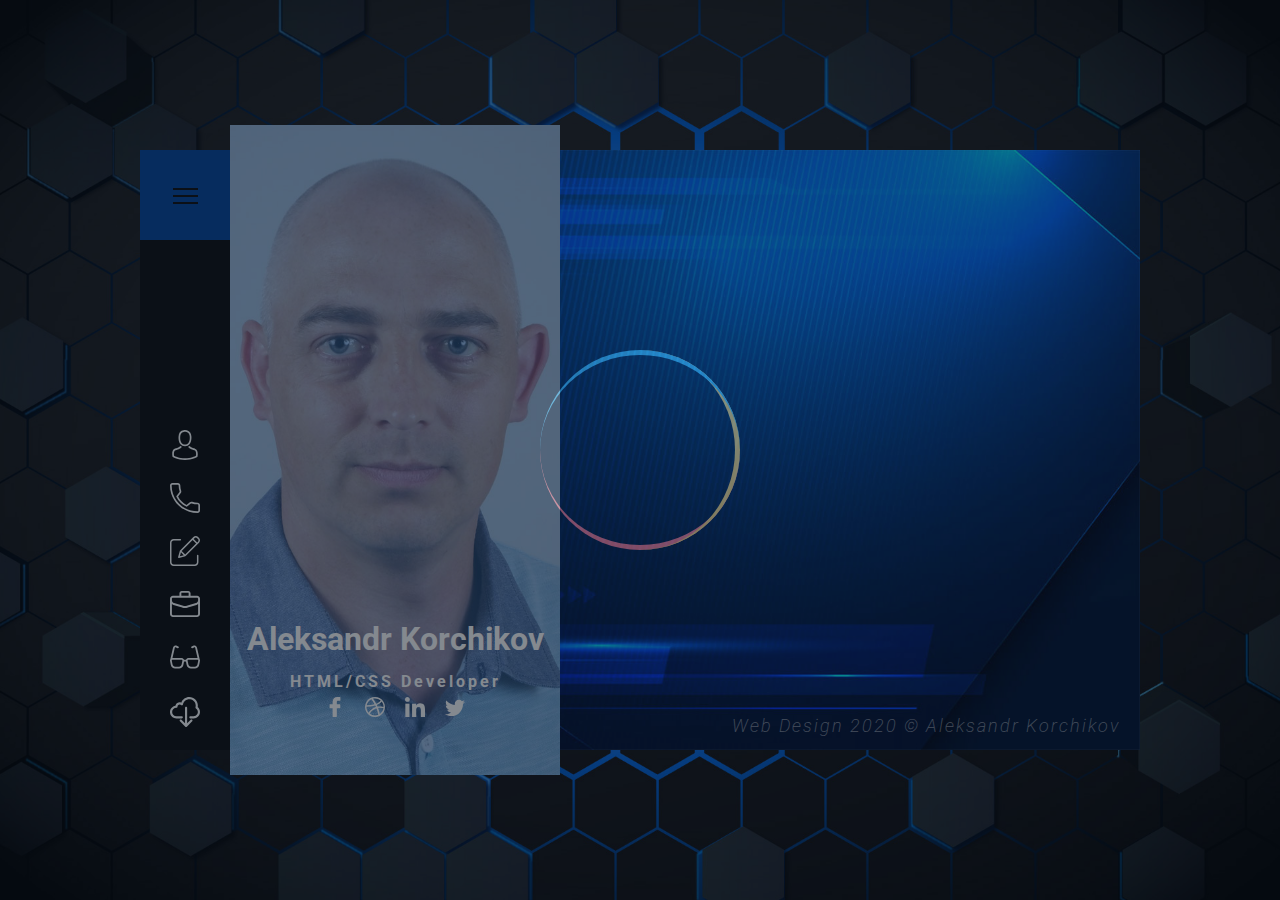
<file: index.html>
<!doctype html>
<html lang="en">
<head>
  <meta charset="utf-8">
  <meta name="description" content="Quietschgruen: Kommunikation ist rund! Digitales und mehr.">
  <meta name="keywords" content="Internetagentur, Design, werbeagentur, internet, homepage, multimedia, website, programmierung, düsseldorf, gruen, quietsch, agentur, kunst, Kommunikation, Digital, Medien, Marketing, Corporate, Design, Konzeption, CD, Beratung, Programmierung, B2B, e-commerce, cms, online">
  <meta name="abstract" content="Kommunikation und Aussenwirkung in den neuen Medien">
  <meta name="author" content="aleksandr korchikov">
  <meta name="publisher" content="">
  <meta name="owner" content="">
  <meta name="page-topic" content="new media">
  <meta name="page-type" content="Portfolio">
  <meta name="distribution" content="Global">
  <meta name="classification" content="Internet Services">
  <meta name="audience" content="all, alle">
  <meta name="rating" content="General">
  <meta name="robots" content="INDEX,FOLLOW">
  <!--<meta name="robots"    content="noINDEX,noFOLLOW">-->
  <meta name="revisit-after" content="17 days">
  <meta name="content-language" content="de, deutsch, German">
  <meta name="doc-type" content="Web Page">
  <meta http-equiv="reply-to" content="">
  <meta http-equiv="copyright" content="">
  <!-- viewport -->
  <meta name="viewport" content="width = device-width, height = device-height, initial-scale = 1.0, user-scalable=yes">
  <!-- fonts -->
  <link href="https://fonts.googleapis.com/css2?family=Roboto:ital,wght@0,100;0,300;0,400;0,500;0,700;0,900;1,100;1,300;1,400;1,500&display=swap" rel="stylesheet">
  <!-- css -->
  <link rel="stylesheet" href="css/style.css" type="text/css">
  <!-- favicons-->
  <link rel="apple-touch-icon" sizes="180x180" href="favicon/apple-touch-icon.png">
  <link rel="icon" type="image/png" sizes="32x32" href="favicon/favicon-32x32.png">
  <link rel="icon" type="image/png" sizes="16x16" href="favicon/favicon-16x16.png">
  <link rel="manifest" href="favicon/site.webmanifest">
  <title>Home</title>
  <!--script-->
  <script type="text/javascript" src="js/jquery-3.5.1.min.js"></script>
  <script type="text/javascript" src="js/main.js"></script>
</head>

<body>
  <!--Preloader-->
  <div class="preloader">
    <div class="preloader-content">
      <div class="preloader-first"></div>
      <div class="preloader-second"></div>
      <div class="preloader-third"></div>
    </div>
  </div>

  <!-- Sprite -->
  <svg style="display: none;">
    <symbol id="profile" viewBox="0 0 482.9 482.9">
      <g>
        <path d="M239.7,260.2c0.5,0,1,0,1.6,0c0.2,0,0.4,0,0.6,0c0.3,0,0.7,0,1,0c29.3-0.5,53-10.8,70.5-30.5
            c38.5-43.4,32.1-117.8,31.4-124.9c-2.5-53.3-27.7-78.8-48.5-90.7C280.8,5.2,262.7,0.4,242.5,0h-0.7c-0.1,0-0.3,0-0.4,0h-0.6
            c-11.1,0-32.9,1.8-53.8,13.7c-21,11.9-46.6,37.4-49.1,91.1c-0.7,7.1-7.1,81.5,31.4,124.9C186.7,249.4,210.4,259.7,239.7,260.2z
            M164.6,107.3c0-0.3,0.1-0.6,0.1-0.8c3.3-71.7,54.2-79.4,76-79.4h0.4c0.2,0,0.5,0,0.8,0c27,0.6,72.9,11.6,76,79.4
            c0,0.3,0,0.6,0.1,0.8c0.1,0.7,7.1,68.7-24.7,104.5c-12.6,14.2-29.4,21.2-51.5,21.4c-0.2,0-0.3,0-0.5,0l0,0c-0.2,0-0.3,0-0.5,0
            c-22-0.2-38.9-7.2-51.4-21.4C157.7,176.2,164.5,107.9,164.6,107.3z" />
        <path d="M446.8,383.6c0-0.1,0-0.2,0-0.3c0-0.8-0.1-1.6-0.1-2.5c-0.6-19.8-1.9-66.1-45.3-80.9c-0.3-0.1-0.7-0.2-1-0.3
            c-45.1-11.5-82.6-37.5-83-37.8c-6.1-4.3-14.5-2.8-18.8,3.3c-4.3,6.1-2.8,14.5,3.3,18.8c1.7,1.2,41.5,28.9,91.3,41.7
            c23.3,8.3,25.9,33.2,26.6,56c0,0.9,0,1.7,0.1,2.5c0.1,9-0.5,22.9-2.1,30.9c-16.2,9.2-79.7,41-176.3,41
            c-96.2,0-160.1-31.9-176.4-41.1c-1.6-8-2.3-21.9-2.1-30.9c0-0.8,0.1-1.6,0.1-2.5c0.7-22.8,3.3-47.7,26.6-56
            c49.8-12.8,89.6-40.6,91.3-41.7c6.1-4.3,7.6-12.7,3.3-18.8c-4.3-6.1-12.7-7.6-18.8-3.3c-0.4,0.3-37.7,26.3-83,37.8
            c-0.4,0.1-0.7,0.2-1,0.3c-43.4,14.9-44.7,61.2-45.3,80.9c0,0.9,0,1.7-0.1,2.5c0,0.1,0,0.2,0,0.3c-0.1,5.2-0.2,31.9,5.1,45.3
            c1,2.6,2.8,4.8,5.2,6.3c3,2,74.9,47.8,195.2,47.8s192.2-45.9,195.2-47.8c2.3-1.5,4.2-3.7,5.2-6.3
            C447,415.5,446.9,388.8,446.8,383.6z" />
      </g>
    </symbol>
    <symbol id="phone" viewBox="0 0 384 384">
      <g>
        <path d="M353.188,252.052c-23.51,0-46.594-3.677-68.469-10.906c-10.906-3.719-23.323-0.833-30.438,6.417l-43.177,32.594
            c-50.073-26.729-80.917-57.563-107.281-107.26l31.635-42.052c8.219-8.208,11.167-20.198,7.635-31.448
            c-7.26-21.99-10.948-45.063-10.948-68.583C132.146,13.823,118.323,0,101.333,0H30.812C13.823,0,0,13.823,0,30.812
            C0,225.563,158.438,384,353.188,384c16.99,0,30.813-13.823,30.813-30.813v-70.323C384,265.875,370.177,252.052,353.188,252.052z
            M362.667,353.188c0,5.229-4.25,9.479-9.479,9.479c-182.99,0-331.854-148.865-331.854-331.854c0-5.229,4.25-9.479,9.479-9.479
            h70.521c5.229,0,9.479,4.25,9.479,9.479c0,25.802,4.052,51.125,11.979,75.115c1.104,3.542,0.208,7.208-3.375,10.938L82.75,165.427
            c-2.458,3.26-2.844,7.625-1,11.26c29.927,58.823,66.292,95.188,125.531,125.542c3.604,1.885,8.021,1.49,11.292-0.979
            l49.677-37.635c2.51-2.51,6.271-3.406,9.667-2.25c24.156,7.979,49.479,12.021,75.271,12.021c5.229,0,9.479,4.25,9.479,9.479
            V353.188z" />
      </g>
    </symbol>
    <symbol id="note" viewBox="0 -1 401.52289 401">
      <g>
        <path
          d="m370.589844 250.972656c-5.523438 0-10 4.476563-10 10v88.789063c-.019532 16.5625-13.4375 29.984375-30 30h-280.589844c-16.5625-.015625-29.980469-13.4375-30-30v-260.589844c.019531-16.558594 13.4375-29.980469 30-30h88.789062c5.523438 0 10-4.476563 10-10 0-5.519531-4.476562-10-10-10h-88.789062c-27.601562.03125-49.96875 22.398437-50 50v260.59375c.03125 27.601563 22.398438 49.96875 50 50h280.589844c27.601562-.03125 49.96875-22.398437 50-50v-88.792969c0-5.523437-4.476563-10-10-10zm0 0" />
        <path
          d="m376.628906 13.441406c-17.574218-17.574218-46.066406-17.574218-63.640625 0l-178.40625 178.40625c-1.222656 1.222656-2.105469 2.738282-2.566406 4.402344l-23.460937 84.699219c-.964844 3.472656.015624 7.191406 2.5625 9.742187 2.550781 2.546875 6.269531 3.527344 9.742187 2.566406l84.699219-23.464843c1.664062-.460938 3.179687-1.34375 4.402344-2.566407l178.402343-178.410156c17.546875-17.585937 17.546875-46.054687 0-63.640625zm-220.257812 184.90625 146.011718-146.015625 47.089844 47.089844-146.015625 146.015625zm-9.40625 18.875 37.621094 37.625-52.039063 14.417969zm227.257812-142.546875-10.605468 10.605469-47.09375-47.09375 10.609374-10.605469c9.761719-9.761719 25.589844-9.761719 35.351563 0l11.738281 11.734375c9.746094 9.773438 9.746094 25.589844 0 35.359375zm0 0" />
      </g>
    </symbol>
    <symbol id="case" viewBox="0 0 503.889 503.889">
      <g>
        <path
          d="m453.727 114.266h-108.576v-43.751c0-20.832-16.948-37.779-37.78-37.779h-110.854c-20.832 0-37.78 16.947-37.78 37.779v43.751h-108.575c-27.66 0-50.162 22.503-50.162 50.162v256.563c0 27.659 22.502 50.161 50.162 50.161h403.565c27.659 0 50.162-22.502 50.162-50.161v-256.563c0-27.659-22.503-50.162-50.162-50.162zm-262.99-43.751c0-3.187 2.593-5.779 5.78-5.779h110.854c3.187 0 5.78 2.593 5.78 5.779v43.751h-122.414zm-158.737 93.913c0-10.015 8.147-18.162 18.162-18.162h403.565c10.014 0 18.162 8.147 18.162 18.162v23.681c0 22.212-14.894 42.061-36.22 48.27l-167.345 48.723c-10.715 3.121-22.043 3.121-32.76 0l-167.344-48.724c-21.326-6.209-36.22-26.057-36.22-48.269zm421.727 274.725h-403.565c-10.014 0-18.162-8.147-18.162-18.161v-167.734c8.063 6.232 17.254 10.927 27.274 13.845 184.859 53.822 175.358 52.341 192.67 52.341 17.541 0 7.595 1.544 192.67-52.341 10.021-2.918 19.212-7.613 27.274-13.845v167.733c.001 10.014-8.147 18.162-18.161 18.162z" />
      </g>
    </symbol>
    <symbol id="glasses" viewBox="0 0 512 512">
      <g>
        <path d="M506.458,295.123L459.77,94.62c-0.019-0.079-0.038-0.158-0.058-0.237c-3.328-13.311-12.386-24.234-24.853-29.968
            c-12.467-5.734-26.655-5.502-38.925,0.634l-26.549,13.274c-7.41,3.705-10.413,12.714-6.708,20.124s12.712,10.413,20.123,6.708
            l26.549-13.274c4.091-2.045,8.819-2.123,12.975-0.211c4.125,1.897,7.13,5.498,8.26,9.891l39.655,170.301
            c-1.076-0.077-2.156-0.13-3.245-0.13H315.191c-13.534,0-26.219,6.003-34.798,16.469c-3.757,4.582-6.52,9.768-8.217,15.263
            c-10.651-2.338-21.702-2.338-32.353,0c-1.697-5.496-4.46-10.682-8.217-15.263c-8.581-10.467-21.264-16.47-34.798-16.47H45.004
            c-1.088,0-2.168,0.053-3.244,0.13l39.655-170.3c1.129-4.393,4.134-7.994,8.259-9.891c4.156-1.911,8.886-1.834,12.976,0.211
            l26.549,13.274c7.41,3.705,16.418,0.701,20.123-6.708c3.705-7.41,0.702-16.419-6.708-20.124l-26.549-13.274
            c-12.271-6.136-26.461-6.367-38.927-0.634c-12.466,5.736-21.524,16.658-24.851,29.97c-0.021,0.079-0.039,0.157-0.058,0.236
            L5.541,295.123c-5.056,9.206-6.764,19.923-4.662,30.432l13.176,65.881c6.987,34.933,37.915,60.288,73.541,60.288h66.62
            c35.625,0,66.554-25.355,73.541-60.288l11.289-56.439c10.857-4.392,23.055-4.392,33.91,0l11.289,56.439
            c6.986,34.933,37.914,60.289,73.541,60.289h66.62c35.625,0,66.554-25.355,73.541-60.288l13.176-65.88
            C513.222,315.046,511.514,304.329,506.458,295.123z M211.516,319.672l-13.176,65.88c-4.192,20.96-22.749,36.173-44.124,36.173
            h-66.62c-21.375,0-39.932-15.213-44.124-36.173l-13.176-65.881c-0.885-4.424,0.248-8.962,3.108-12.45
            c2.86-3.489,7.088-5.49,11.599-5.49h151.806c4.512,0,8.739,2.001,11.599,5.49C211.268,310.71,212.401,315.248,211.516,319.672z
            M481.703,319.672l-13.176,65.88c-4.192,20.96-22.749,36.173-44.124,36.173h-66.62c-21.376,0-39.933-15.212-44.124-36.173
            l-13.176-65.881c-0.885-4.424,0.248-8.963,3.108-12.451s7.088-5.49,11.599-5.49h151.805c4.512,0,8.74,2.001,11.6,5.49
            C481.455,310.71,482.588,315.248,481.703,319.672z" />
      </g>
    </symbol>
    <symbol id="cloud" viewBox="0 0 477.827 477.827">
      <g>
        <path d="M441.537,160.625c1.489-7.981,2.243-16.082,2.253-24.201C443.699,61.019,382.498-0.035,307.093,0.056
            c-57.402,0.069-108.63,36.034-128.194,89.999c-35.029-13.944-74.73,3.148-88.675,38.177c-1.207,3.032-2.195,6.146-2.956,9.319
            c-55.932,8.365-94.492,60.488-86.127,116.42c7.502,50.163,50.596,87.275,101.316,87.254h85.333
            c9.426,0,17.067-7.641,17.067-17.067c0-9.426-7.641-17.067-17.067-17.067h-85.333c-37.703,0-68.267-30.564-68.267-68.267
            s30.564-68.267,68.267-68.267c9.426,0,17.067-7.641,17.067-17.067c0.031-18.851,15.338-34.108,34.189-34.077
            c8.915,0.015,17.471,3.517,23.837,9.757c6.713,6.616,17.519,6.537,24.135-0.176c2.484-2.521,4.123-5.751,4.69-9.245
            c9.264-55.733,61.954-93.403,117.687-84.139c55.733,9.264,93.403,61.954,84.139,117.687c-0.552,3.323-1.269,6.617-2.146,9.869
            c-1.962,7.124,0.883,14.701,7.049,18.773c31.416,20.845,39.985,63.212,19.139,94.628c-12.617,19.015-33.9,30.468-56.72,30.522
            h-51.2c-9.426,0-17.067,7.641-17.067,17.067c0,9.426,7.641,17.067,17.067,17.067h51.2
            c56.554-0.053,102.357-45.943,102.303-102.497C477.798,208.625,464.526,180.06,441.537,160.625z" />
        <path d="M353.07,363.292c-6.614-6.387-17.099-6.387-23.712,0l-56.235,56.201V170.558c0-9.426-7.641-17.067-17.067-17.067
            c-9.426,0-17.067,7.641-17.067,17.067v248.934l-56.201-56.201c-6.78-6.548-17.584-6.36-24.132,0.419
            c-6.388,6.614-6.388,17.099,0,23.713l85.333,85.333c6.656,6.673,17.463,6.687,24.136,0.03c0.01-0.01,0.02-0.02,0.031-0.03
            l85.333-85.333C360.038,380.644,359.85,369.84,353.07,363.292z" />
      </g>
    </symbol>
    <symbol id="facebook" viewBox="0 0 96.124 96.123">
      <g>
        <path
          d="M72.089,0.02L59.624,0C45.62,0,36.57,9.285,36.57,23.656v10.907H24.037c-1.083,0-1.96,0.878-1.96,1.961v15.803
        c0,1.083,0.878,1.96,1.96,1.96h12.533v39.876c0,1.083,0.877,1.96,1.96,1.96h16.352c1.083,0,1.96-0.878,1.96-1.96V54.287h14.654
        c1.083,0,1.96-0.877,1.96-1.96l0.006-15.803c0-0.52-0.207-1.018-0.574-1.386c-0.367-0.368-0.867-0.575-1.387-0.575H56.842v-9.246
        c0-4.444,1.059-6.7,6.848-6.7l8.397-0.003c1.082,0,1.959-0.878,1.959-1.96V1.98C74.046,0.899,73.17,0.022,72.089,0.02z" />
      </g>
    </symbol>
    <symbol id="dribbble" viewBox="0 0 438.533 438.533">
      <g>
        <path d="M409.133,109.203c-19.608-33.592-46.205-60.189-79.798-79.796C295.736,9.801,259.058,0,219.273,0
        c-39.781,0-76.47,9.801-110.063,29.407c-33.595,19.604-60.192,46.201-79.8,79.796C9.801,142.8,0,179.489,0,219.267
        c0,39.78,9.804,76.463,29.407,110.062c19.607,33.592,46.204,60.189,79.799,79.798c33.597,19.605,70.283,29.407,110.063,29.407
        s76.47-9.802,110.065-29.407c33.593-19.602,60.189-46.206,79.795-79.798c19.603-33.596,29.403-70.284,29.403-110.062
        C438.533,179.485,428.732,142.795,409.133,109.203z M219.27,31.977c47.201,0,88.41,15.607,123.621,46.82l-3.569,4.993
        c-1.427,2.002-4.996,5.852-10.704,11.565c-5.709,5.708-11.943,11.136-18.699,16.274c-6.762,5.14-15.94,10.992-27.555,17.559
        c-11.611,6.567-23.982,12.328-37.117,17.276c-21.887-40.355-45.296-76.709-70.231-109.064
        C190.055,33.784,204.805,31.977,219.27,31.977z M72.524,103.06c18.271-23.026,40.537-40.73,66.806-53.1
        c23.601,31.405,46.82,67.381,69.662,107.921c-57.862,15.227-115.532,22.841-173.014,22.838
        C42.072,151.98,54.253,126.091,72.524,103.06z M44.54,286.794c-8.376-21.412-12.563-43.923-12.563-67.527
        c0-2.666,0.098-4.665,0.286-5.996c68.905,0,132.955-8.848,192.149-26.553c6.092,11.8,11.136,22.364,15.133,31.693
        c-0.771,0.38-1.999,0.806-3.713,1.283c-1.719,0.476-2.953,0.806-3.721,0.999l-10.561,3.711
        c-7.236,2.666-16.708,7.235-28.409,13.703c-11.704,6.478-24.123,14.182-37.257,23.13c-13.134,8.949-26.696,20.797-40.684,35.553
        c-13.99,14.75-25.743,30.591-35.26,47.53C64.713,327.381,52.914,308.2,44.54,286.794z M219.27,406.56
        c-44.54,0-84.32-14.277-119.343-42.825l4.283,3.142c6.661-14.66,16.462-28.746,29.408-42.257
        c12.944-13.511,25.41-24.413,37.401-32.695c11.991-8.274,25.028-16.077,39.115-23.414c14.084-7.323,23.691-11.991,28.835-13.983
        c5.14-1.998,9.233-3.572,12.278-4.716l0.568-0.287h0.575c18.647,48.916,31.977,96.313,39.968,142.184
        C268.756,401.611,244.397,406.557,219.27,406.56z M376.876,320.479c-14.086,21.796-31.696,39.834-52.817,54.104
        c-7.81-43.776-19.985-88.415-36.549-133.902c37.877-5.907,76.8-3.142,116.771,8.274
        C400.092,274.841,390.955,298.687,376.876,320.479z M403.706,216.698c-1.903-0.378-4.285-0.81-7.139-1.283
        c-2.854-0.473-6.331-1.047-10.424-1.713c-4.087-0.666-8.662-1.283-13.702-1.855c-5.045-0.571-10.421-1.093-16.136-1.569
        c-5.708-0.478-11.8-0.855-18.268-1.143c-6.479-0.284-13.042-0.428-19.705-0.428c-6.656,0-13.657,0.193-20.981,0.571
        c-7.326,0.375-14.414,1.049-21.265,1.999c-0.575-0.953-1.287-2.524-2.143-4.714c-0.855-2.187-1.479-3.855-1.848-4.997
        c-3.621-7.994-7.81-17.036-12.573-27.121c13.134-5.333,25.652-11.469,37.555-18.418c11.892-6.949,21.402-13.131,28.544-18.555
        c7.139-5.43,13.895-11.188,20.27-17.277c6.379-6.09,10.513-10.323,12.423-12.703c1.906-2.384,3.713-4.714,5.424-6.995l0.287-0.288
        c27.788,33.88,41.974,72.897,42.538,117.059L403.706,216.698z" />
      </g>
    </symbol>
    <symbol id="linkedin" viewBox="0 0 24 24">
      <g>
        <path
          d="m23.994 24v-.001h.006v-8.802c0-4.306-.927-7.623-5.961-7.623-2.42 0-4.044 1.328-4.707 2.587h-.07v-2.185h-4.773v16.023h4.97v-7.934c0-2.089.396-4.109 2.983-4.109 2.549 0 2.587 2.384 2.587 4.243v7.801z" />
        <path d="m.396 7.977h4.976v16.023h-4.976z" />
        <path
          d="m2.882 0c-1.591 0-2.882 1.291-2.882 2.882s1.291 2.909 2.882 2.909 2.882-1.318 2.882-2.909c-.001-1.591-1.292-2.882-2.882-2.882z" />
      </g>
    </symbol>
    <symbol id="twitter" viewBox="0 -30 612 612">
      <g>
        <path d="M612,116.258c-22.525,9.981-46.694,16.75-72.088,19.772c25.929-15.527,45.777-40.155,55.184-69.411
            c-24.322,14.379-51.169,24.82-79.775,30.48c-22.907-24.437-55.49-39.658-91.63-39.658c-69.334,0-125.551,56.217-125.551,125.513
            c0,9.828,1.109,19.427,3.251,28.606C197.065,206.32,104.556,156.337,42.641,80.386c-10.823,18.51-16.98,40.078-16.98,63.101
            c0,43.559,22.181,81.993,55.835,104.479c-20.575-0.688-39.926-6.348-56.867-15.756v1.568c0,60.806,43.291,111.554,100.693,123.104
            c-10.517,2.83-21.607,4.398-33.08,4.398c-8.107,0-15.947-0.803-23.634-2.333c15.985,49.907,62.336,86.199,117.253,87.194
            c-42.947,33.654-97.099,53.655-155.916,53.655c-10.134,0-20.116-0.612-29.944-1.721c55.567,35.681,121.536,56.485,192.438,56.485
            c230.948,0,357.188-191.291,357.188-357.188l-0.421-16.253C573.872,163.526,595.211,141.422,612,116.258z" />
      </g>
    </symbol>
  </svg><!-- /.sprite -->

  <div class="container">
    <div class="home">
      <img src="images/home_bg.jpg" alt="home background" class="home-bg">
    </div>
    <!-- Header -->
    <header class="header">
      <nav class="navigation-wrapper">
        <div class="sandwich">
          <div class="sandwich__line sandwich__line--top"></div>
          <div class="sandwich__line sandwich__line--middle"></div>
          <div class="sandwich__line sandwich__line--bottom"></div>
        </div>
        <div class="navToggle">
          <div class="navigation" id="navigation">
            <ul>
              <li><a href="index.html" class="active">home</a></li>
              <li><a href="pages/about.html">about</a></li>
              <li><a href="pages/resume.html">resume</a></li>
              <li><a href="pages/works.html">works</a></li>
              <li><a href="pages/contact.html">contact</a></li>
              <li><a href="pages/policy.html">policy</a></li>
            </ul>
          </div>
        </div>
      </nav><!--/.navigation-wrapper-->

      <!--Profile-nav-->
      <div class="profile-wrapper">
        <div class="profile-nav">
          <!-- 1 -->
          <div class="profile-nav__item">
            <a href="pages/thanks.html">
              <svg class="icon">
                <use xlink:href="#profile"></use>
              </svg>
            </a>
            <a href="pages/contact.html">
              <svg class="icon">
                <use xlink:href="#phone"></use>
              </svg>
            </a>
            <a href="pages/contact.html">
              <svg class="icon">
                <use xlink:href="#note"></use>
              </svg>
            </a>
            <a href="pages/resume.html">
              <svg class="icon">
                <use xlink:href="#case"></use>
              </svg>
            </a>
            <a href="pages/blog.html">
              <svg class="icon">
                <use xlink:href="#glasses"></use>
              </svg>
            </a>
          </div>
          <!-- 2 -->
          <div class="profile-nav__item">
            <a href="pages/resume.html">
              <svg class="icon">
                <use xlink:href="#cloud"></use>
              </svg>
            </a>
          </div>
        </div>
      </div><!--/.profile-wrapper-->
    </header><!--/.header-->

    <!--Photo-->
    <div class="my-photo-wrapprer my-photo-wrapprer--show">
      <div class="my-photo-body">
        <img src="images/my-photo.jpg" alt="main photo" class="my-photo">
        <h2 class="my-photo__name">Aleksandr Korchikov</h2>
        <div class="my-photo__prof">HTML/CSS Developer</div>
        <div class="social-block">
          <div class="social-block__icons">
            <a href="#">
              <svg class="icon icon--small">
                <use xlink:href="#facebook"></use>
              </svg>
            </a>
            <a href="#">
              <svg class="icon icon--small">
                <use xlink:href="#dribbble"></use>
              </svg>
            </a>
            <a href="#">
              <svg class="icon icon--small">
                <use xlink:href="#linkedin"></use>
              </svg>
            </a>
            <a href="#">
              <svg class="icon icon--small">
                <use xlink:href="#twitter"></use>
              </svg>
            </a>
          </div>
        </div>
      </div>
    </div><!--/.my-photo-wrapper-->

    <!--Footer-->
    <footer class="footer">
      <div class="footer-copyright">Web Design 2020 &copy; Aleksandr Korchikov</div>
    </footer>
  </div><!-- /.container-->

  <!--JS-->
  <script type="text/javascript" src="js/jquery-3.5.1.min.js" defer></script>
  <script type="text/javascript" src="js/main.js" defer></script>
  <!--preloader-->
  <script src="js/preloader.js" defer></script>
</body>
</html>
</file>
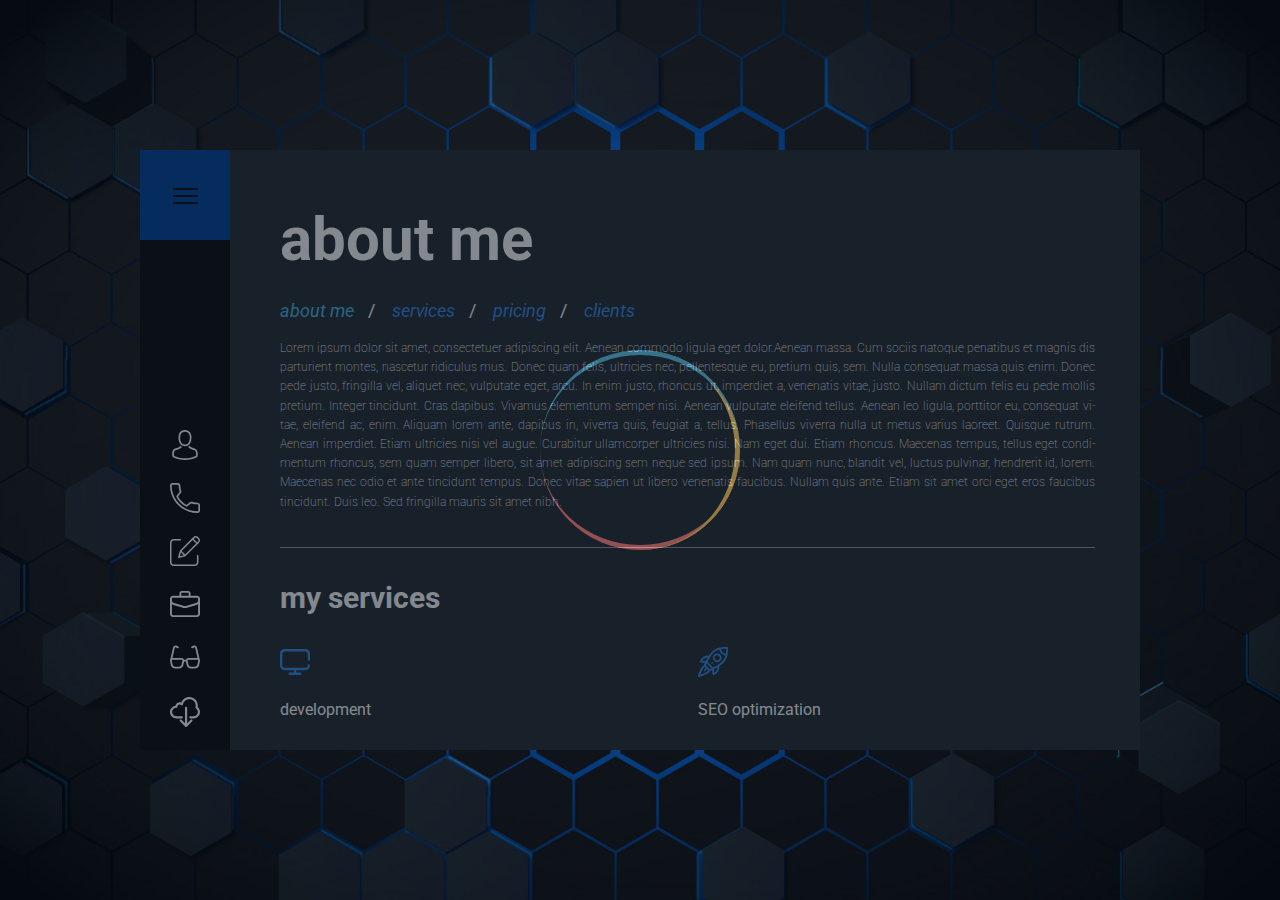
<file: pages/about.html>
<!doctype html>
<html lang="en">
<head>
  <meta charset="utf-8">
  <!-- fonts -->
  <link href="https://fonts.googleapis.com/css2?family=Roboto:ital,wght@0,100;0,300;0,400;0,500;0,700;0,900;1,100;1,300;1,400;1,500&display=swap" rel="stylesheet">
  <!-- viewport -->
  <meta name="viewport" content="width = device-width, height = device-height, initial-scale = 1.0, user-scalable=yes">
  <!-- css -->
  <link rel="stylesheet" href="../css/style.css" type="text/css">
  <!-- favicons-->
  <link rel="apple-touch-icon" sizes="180x180" href="../favicon/apple-touch-icon.png">
  <link rel="icon" type="image/png" sizes="32x32" href="../favicon/favicon-32x32.png">
  <link rel="icon" type="image/png" sizes="16x16" href="../favicon/favicon-16x16.png">
  <link rel="manifest" href="../favicon/site.webmanifest">
  <title>AboutMe</title>
  <!--script-->
  <script type="text/javascript" src="../js/jquery-3.5.1.min.js"></script>
  <script type="text/javascript" src="../js/main.js"></script>
</head>

<body>
  <!--Preloader-->
  <div class="preloader">
    <div class="preloader-content">
      <div class="preloader-first"></div>
      <div class="preloader-second"></div>
      <div class="preloader-third"></div>
    </div>
  </div>

  <!-- Sprite -->
  <svg style="display: none;">
    <symbol id="profile" viewBox="0 0 482.9 482.9">
      <g>
        <path d="M239.7,260.2c0.5,0,1,0,1.6,0c0.2,0,0.4,0,0.6,0c0.3,0,0.7,0,1,0c29.3-0.5,53-10.8,70.5-30.5
            c38.5-43.4,32.1-117.8,31.4-124.9c-2.5-53.3-27.7-78.8-48.5-90.7C280.8,5.2,262.7,0.4,242.5,0h-0.7c-0.1,0-0.3,0-0.4,0h-0.6
            c-11.1,0-32.9,1.8-53.8,13.7c-21,11.9-46.6,37.4-49.1,91.1c-0.7,7.1-7.1,81.5,31.4,124.9C186.7,249.4,210.4,259.7,239.7,260.2z
            M164.6,107.3c0-0.3,0.1-0.6,0.1-0.8c3.3-71.7,54.2-79.4,76-79.4h0.4c0.2,0,0.5,0,0.8,0c27,0.6,72.9,11.6,76,79.4
            c0,0.3,0,0.6,0.1,0.8c0.1,0.7,7.1,68.7-24.7,104.5c-12.6,14.2-29.4,21.2-51.5,21.4c-0.2,0-0.3,0-0.5,0l0,0c-0.2,0-0.3,0-0.5,0
            c-22-0.2-38.9-7.2-51.4-21.4C157.7,176.2,164.5,107.9,164.6,107.3z" />
        <path d="M446.8,383.6c0-0.1,0-0.2,0-0.3c0-0.8-0.1-1.6-0.1-2.5c-0.6-19.8-1.9-66.1-45.3-80.9c-0.3-0.1-0.7-0.2-1-0.3
            c-45.1-11.5-82.6-37.5-83-37.8c-6.1-4.3-14.5-2.8-18.8,3.3c-4.3,6.1-2.8,14.5,3.3,18.8c1.7,1.2,41.5,28.9,91.3,41.7
            c23.3,8.3,25.9,33.2,26.6,56c0,0.9,0,1.7,0.1,2.5c0.1,9-0.5,22.9-2.1,30.9c-16.2,9.2-79.7,41-176.3,41
            c-96.2,0-160.1-31.9-176.4-41.1c-1.6-8-2.3-21.9-2.1-30.9c0-0.8,0.1-1.6,0.1-2.5c0.7-22.8,3.3-47.7,26.6-56
            c49.8-12.8,89.6-40.6,91.3-41.7c6.1-4.3,7.6-12.7,3.3-18.8c-4.3-6.1-12.7-7.6-18.8-3.3c-0.4,0.3-37.7,26.3-83,37.8
            c-0.4,0.1-0.7,0.2-1,0.3c-43.4,14.9-44.7,61.2-45.3,80.9c0,0.9,0,1.7-0.1,2.5c0,0.1,0,0.2,0,0.3c-0.1,5.2-0.2,31.9,5.1,45.3
            c1,2.6,2.8,4.8,5.2,6.3c3,2,74.9,47.8,195.2,47.8s192.2-45.9,195.2-47.8c2.3-1.5,4.2-3.7,5.2-6.3
            C447,415.5,446.9,388.8,446.8,383.6z" />
      </g>
    </symbol>
    <symbol id="phone" viewBox="0 0 384 384">
      <g>
        <path d="M353.188,252.052c-23.51,0-46.594-3.677-68.469-10.906c-10.906-3.719-23.323-0.833-30.438,6.417l-43.177,32.594
            c-50.073-26.729-80.917-57.563-107.281-107.26l31.635-42.052c8.219-8.208,11.167-20.198,7.635-31.448
            c-7.26-21.99-10.948-45.063-10.948-68.583C132.146,13.823,118.323,0,101.333,0H30.812C13.823,0,0,13.823,0,30.812
            C0,225.563,158.438,384,353.188,384c16.99,0,30.813-13.823,30.813-30.813v-70.323C384,265.875,370.177,252.052,353.188,252.052z
            M362.667,353.188c0,5.229-4.25,9.479-9.479,9.479c-182.99,0-331.854-148.865-331.854-331.854c0-5.229,4.25-9.479,9.479-9.479
            h70.521c5.229,0,9.479,4.25,9.479,9.479c0,25.802,4.052,51.125,11.979,75.115c1.104,3.542,0.208,7.208-3.375,10.938L82.75,165.427
            c-2.458,3.26-2.844,7.625-1,11.26c29.927,58.823,66.292,95.188,125.531,125.542c3.604,1.885,8.021,1.49,11.292-0.979
            l49.677-37.635c2.51-2.51,6.271-3.406,9.667-2.25c24.156,7.979,49.479,12.021,75.271,12.021c5.229,0,9.479,4.25,9.479,9.479
            V353.188z" />
      </g>
    </symbol>
    <symbol id="note" viewBox="0 -1 401.52289 401">
      <g>
        <path
          d="m370.589844 250.972656c-5.523438 0-10 4.476563-10 10v88.789063c-.019532 16.5625-13.4375 29.984375-30 30h-280.589844c-16.5625-.015625-29.980469-13.4375-30-30v-260.589844c.019531-16.558594 13.4375-29.980469 30-30h88.789062c5.523438 0 10-4.476563 10-10 0-5.519531-4.476562-10-10-10h-88.789062c-27.601562.03125-49.96875 22.398437-50 50v260.59375c.03125 27.601563 22.398438 49.96875 50 50h280.589844c27.601562-.03125 49.96875-22.398437 50-50v-88.792969c0-5.523437-4.476563-10-10-10zm0 0" />
        <path
          d="m376.628906 13.441406c-17.574218-17.574218-46.066406-17.574218-63.640625 0l-178.40625 178.40625c-1.222656 1.222656-2.105469 2.738282-2.566406 4.402344l-23.460937 84.699219c-.964844 3.472656.015624 7.191406 2.5625 9.742187 2.550781 2.546875 6.269531 3.527344 9.742187 2.566406l84.699219-23.464843c1.664062-.460938 3.179687-1.34375 4.402344-2.566407l178.402343-178.410156c17.546875-17.585937 17.546875-46.054687 0-63.640625zm-220.257812 184.90625 146.011718-146.015625 47.089844 47.089844-146.015625 146.015625zm-9.40625 18.875 37.621094 37.625-52.039063 14.417969zm227.257812-142.546875-10.605468 10.605469-47.09375-47.09375 10.609374-10.605469c9.761719-9.761719 25.589844-9.761719 35.351563 0l11.738281 11.734375c9.746094 9.773438 9.746094 25.589844 0 35.359375zm0 0" />
      </g>
    </symbol>
    <symbol id="case" viewBox="0 0 503.889 503.889">
      <g>
        <path
          d="m453.727 114.266h-108.576v-43.751c0-20.832-16.948-37.779-37.78-37.779h-110.854c-20.832 0-37.78 16.947-37.78 37.779v43.751h-108.575c-27.66 0-50.162 22.503-50.162 50.162v256.563c0 27.659 22.502 50.161 50.162 50.161h403.565c27.659 0 50.162-22.502 50.162-50.161v-256.563c0-27.659-22.503-50.162-50.162-50.162zm-262.99-43.751c0-3.187 2.593-5.779 5.78-5.779h110.854c3.187 0 5.78 2.593 5.78 5.779v43.751h-122.414zm-158.737 93.913c0-10.015 8.147-18.162 18.162-18.162h403.565c10.014 0 18.162 8.147 18.162 18.162v23.681c0 22.212-14.894 42.061-36.22 48.27l-167.345 48.723c-10.715 3.121-22.043 3.121-32.76 0l-167.344-48.724c-21.326-6.209-36.22-26.057-36.22-48.269zm421.727 274.725h-403.565c-10.014 0-18.162-8.147-18.162-18.161v-167.734c8.063 6.232 17.254 10.927 27.274 13.845 184.859 53.822 175.358 52.341 192.67 52.341 17.541 0 7.595 1.544 192.67-52.341 10.021-2.918 19.212-7.613 27.274-13.845v167.733c.001 10.014-8.147 18.162-18.161 18.162z" />
      </g>
    </symbol>
    <symbol id="glasses" viewBox="0 0 512 512">
      <g>
        <path d="M506.458,295.123L459.77,94.62c-0.019-0.079-0.038-0.158-0.058-0.237c-3.328-13.311-12.386-24.234-24.853-29.968
            c-12.467-5.734-26.655-5.502-38.925,0.634l-26.549,13.274c-7.41,3.705-10.413,12.714-6.708,20.124s12.712,10.413,20.123,6.708
            l26.549-13.274c4.091-2.045,8.819-2.123,12.975-0.211c4.125,1.897,7.13,5.498,8.26,9.891l39.655,170.301
            c-1.076-0.077-2.156-0.13-3.245-0.13H315.191c-13.534,0-26.219,6.003-34.798,16.469c-3.757,4.582-6.52,9.768-8.217,15.263
            c-10.651-2.338-21.702-2.338-32.353,0c-1.697-5.496-4.46-10.682-8.217-15.263c-8.581-10.467-21.264-16.47-34.798-16.47H45.004
            c-1.088,0-2.168,0.053-3.244,0.13l39.655-170.3c1.129-4.393,4.134-7.994,8.259-9.891c4.156-1.911,8.886-1.834,12.976,0.211
            l26.549,13.274c7.41,3.705,16.418,0.701,20.123-6.708c3.705-7.41,0.702-16.419-6.708-20.124l-26.549-13.274
            c-12.271-6.136-26.461-6.367-38.927-0.634c-12.466,5.736-21.524,16.658-24.851,29.97c-0.021,0.079-0.039,0.157-0.058,0.236
            L5.541,295.123c-5.056,9.206-6.764,19.923-4.662,30.432l13.176,65.881c6.987,34.933,37.915,60.288,73.541,60.288h66.62
            c35.625,0,66.554-25.355,73.541-60.288l11.289-56.439c10.857-4.392,23.055-4.392,33.91,0l11.289,56.439
            c6.986,34.933,37.914,60.289,73.541,60.289h66.62c35.625,0,66.554-25.355,73.541-60.288l13.176-65.88
            C513.222,315.046,511.514,304.329,506.458,295.123z M211.516,319.672l-13.176,65.88c-4.192,20.96-22.749,36.173-44.124,36.173
            h-66.62c-21.375,0-39.932-15.213-44.124-36.173l-13.176-65.881c-0.885-4.424,0.248-8.962,3.108-12.45
            c2.86-3.489,7.088-5.49,11.599-5.49h151.806c4.512,0,8.739,2.001,11.599,5.49C211.268,310.71,212.401,315.248,211.516,319.672z
            M481.703,319.672l-13.176,65.88c-4.192,20.96-22.749,36.173-44.124,36.173h-66.62c-21.376,0-39.933-15.212-44.124-36.173
            l-13.176-65.881c-0.885-4.424,0.248-8.963,3.108-12.451s7.088-5.49,11.599-5.49h151.805c4.512,0,8.74,2.001,11.6,5.49
            C481.455,310.71,482.588,315.248,481.703,319.672z" />
      </g>
    </symbol>
    <symbol id="cloud" viewBox="0 0 477.827 477.827">
      <g>
        <path d="M441.537,160.625c1.489-7.981,2.243-16.082,2.253-24.201C443.699,61.019,382.498-0.035,307.093,0.056
            c-57.402,0.069-108.63,36.034-128.194,89.999c-35.029-13.944-74.73,3.148-88.675,38.177c-1.207,3.032-2.195,6.146-2.956,9.319
            c-55.932,8.365-94.492,60.488-86.127,116.42c7.502,50.163,50.596,87.275,101.316,87.254h85.333
            c9.426,0,17.067-7.641,17.067-17.067c0-9.426-7.641-17.067-17.067-17.067h-85.333c-37.703,0-68.267-30.564-68.267-68.267
            s30.564-68.267,68.267-68.267c9.426,0,17.067-7.641,17.067-17.067c0.031-18.851,15.338-34.108,34.189-34.077
            c8.915,0.015,17.471,3.517,23.837,9.757c6.713,6.616,17.519,6.537,24.135-0.176c2.484-2.521,4.123-5.751,4.69-9.245
            c9.264-55.733,61.954-93.403,117.687-84.139c55.733,9.264,93.403,61.954,84.139,117.687c-0.552,3.323-1.269,6.617-2.146,9.869
            c-1.962,7.124,0.883,14.701,7.049,18.773c31.416,20.845,39.985,63.212,19.139,94.628c-12.617,19.015-33.9,30.468-56.72,30.522
            h-51.2c-9.426,0-17.067,7.641-17.067,17.067c0,9.426,7.641,17.067,17.067,17.067h51.2
            c56.554-0.053,102.357-45.943,102.303-102.497C477.798,208.625,464.526,180.06,441.537,160.625z" />
        <path d="M353.07,363.292c-6.614-6.387-17.099-6.387-23.712,0l-56.235,56.201V170.558c0-9.426-7.641-17.067-17.067-17.067
            c-9.426,0-17.067,7.641-17.067,17.067v248.934l-56.201-56.201c-6.78-6.548-17.584-6.36-24.132,0.419
            c-6.388,6.614-6.388,17.099,0,23.713l85.333,85.333c6.656,6.673,17.463,6.687,24.136,0.03c0.01-0.01,0.02-0.02,0.031-0.03
            l85.333-85.333C360.038,380.644,359.85,369.84,353.07,363.292z" />
      </g>
    </symbol>
    <symbol id="facebook" viewBox="0 0 96.124 96.123">
      <g>
        <path
          d="M72.089,0.02L59.624,0C45.62,0,36.57,9.285,36.57,23.656v10.907H24.037c-1.083,0-1.96,0.878-1.96,1.961v15.803
        c0,1.083,0.878,1.96,1.96,1.96h12.533v39.876c0,1.083,0.877,1.96,1.96,1.96h16.352c1.083,0,1.96-0.878,1.96-1.96V54.287h14.654
        c1.083,0,1.96-0.877,1.96-1.96l0.006-15.803c0-0.52-0.207-1.018-0.574-1.386c-0.367-0.368-0.867-0.575-1.387-0.575H56.842v-9.246
        c0-4.444,1.059-6.7,6.848-6.7l8.397-0.003c1.082,0,1.959-0.878,1.959-1.96V1.98C74.046,0.899,73.17,0.022,72.089,0.02z" />
      </g>
    </symbol>
    <symbol id="dribbble" viewBox="0 0 438.533 438.533">
      <g>
        <path d="M409.133,109.203c-19.608-33.592-46.205-60.189-79.798-79.796C295.736,9.801,259.058,0,219.273,0
        c-39.781,0-76.47,9.801-110.063,29.407c-33.595,19.604-60.192,46.201-79.8,79.796C9.801,142.8,0,179.489,0,219.267
        c0,39.78,9.804,76.463,29.407,110.062c19.607,33.592,46.204,60.189,79.799,79.798c33.597,19.605,70.283,29.407,110.063,29.407
        s76.47-9.802,110.065-29.407c33.593-19.602,60.189-46.206,79.795-79.798c19.603-33.596,29.403-70.284,29.403-110.062
        C438.533,179.485,428.732,142.795,409.133,109.203z M219.27,31.977c47.201,0,88.41,15.607,123.621,46.82l-3.569,4.993
        c-1.427,2.002-4.996,5.852-10.704,11.565c-5.709,5.708-11.943,11.136-18.699,16.274c-6.762,5.14-15.94,10.992-27.555,17.559
        c-11.611,6.567-23.982,12.328-37.117,17.276c-21.887-40.355-45.296-76.709-70.231-109.064
        C190.055,33.784,204.805,31.977,219.27,31.977z M72.524,103.06c18.271-23.026,40.537-40.73,66.806-53.1
        c23.601,31.405,46.82,67.381,69.662,107.921c-57.862,15.227-115.532,22.841-173.014,22.838
        C42.072,151.98,54.253,126.091,72.524,103.06z M44.54,286.794c-8.376-21.412-12.563-43.923-12.563-67.527
        c0-2.666,0.098-4.665,0.286-5.996c68.905,0,132.955-8.848,192.149-26.553c6.092,11.8,11.136,22.364,15.133,31.693
        c-0.771,0.38-1.999,0.806-3.713,1.283c-1.719,0.476-2.953,0.806-3.721,0.999l-10.561,3.711
        c-7.236,2.666-16.708,7.235-28.409,13.703c-11.704,6.478-24.123,14.182-37.257,23.13c-13.134,8.949-26.696,20.797-40.684,35.553
        c-13.99,14.75-25.743,30.591-35.26,47.53C64.713,327.381,52.914,308.2,44.54,286.794z M219.27,406.56
        c-44.54,0-84.32-14.277-119.343-42.825l4.283,3.142c6.661-14.66,16.462-28.746,29.408-42.257
        c12.944-13.511,25.41-24.413,37.401-32.695c11.991-8.274,25.028-16.077,39.115-23.414c14.084-7.323,23.691-11.991,28.835-13.983
        c5.14-1.998,9.233-3.572,12.278-4.716l0.568-0.287h0.575c18.647,48.916,31.977,96.313,39.968,142.184
        C268.756,401.611,244.397,406.557,219.27,406.56z M376.876,320.479c-14.086,21.796-31.696,39.834-52.817,54.104
        c-7.81-43.776-19.985-88.415-36.549-133.902c37.877-5.907,76.8-3.142,116.771,8.274
        C400.092,274.841,390.955,298.687,376.876,320.479z M403.706,216.698c-1.903-0.378-4.285-0.81-7.139-1.283
        c-2.854-0.473-6.331-1.047-10.424-1.713c-4.087-0.666-8.662-1.283-13.702-1.855c-5.045-0.571-10.421-1.093-16.136-1.569
        c-5.708-0.478-11.8-0.855-18.268-1.143c-6.479-0.284-13.042-0.428-19.705-0.428c-6.656,0-13.657,0.193-20.981,0.571
        c-7.326,0.375-14.414,1.049-21.265,1.999c-0.575-0.953-1.287-2.524-2.143-4.714c-0.855-2.187-1.479-3.855-1.848-4.997
        c-3.621-7.994-7.81-17.036-12.573-27.121c13.134-5.333,25.652-11.469,37.555-18.418c11.892-6.949,21.402-13.131,28.544-18.555
        c7.139-5.43,13.895-11.188,20.27-17.277c6.379-6.09,10.513-10.323,12.423-12.703c1.906-2.384,3.713-4.714,5.424-6.995l0.287-0.288
        c27.788,33.88,41.974,72.897,42.538,117.059L403.706,216.698z" />
      </g>
    </symbol>
    <symbol id="linkedin" viewBox="0 0 24 24">
      <g>
        <path
          d="m23.994 24v-.001h.006v-8.802c0-4.306-.927-7.623-5.961-7.623-2.42 0-4.044 1.328-4.707 2.587h-.07v-2.185h-4.773v16.023h4.97v-7.934c0-2.089.396-4.109 2.983-4.109 2.549 0 2.587 2.384 2.587 4.243v7.801z" />
        <path d="m.396 7.977h4.976v16.023h-4.976z" />
        <path
          d="m2.882 0c-1.591 0-2.882 1.291-2.882 2.882s1.291 2.909 2.882 2.909 2.882-1.318 2.882-2.909c-.001-1.591-1.292-2.882-2.882-2.882z" />
      </g>
    </symbol>
    <symbol id="twitter" viewBox="0 -30 612 612">
      <g>
        <path d="M612,116.258c-22.525,9.981-46.694,16.75-72.088,19.772c25.929-15.527,45.777-40.155,55.184-69.411
            c-24.322,14.379-51.169,24.82-79.775,30.48c-22.907-24.437-55.49-39.658-91.63-39.658c-69.334,0-125.551,56.217-125.551,125.513
            c0,9.828,1.109,19.427,3.251,28.606C197.065,206.32,104.556,156.337,42.641,80.386c-10.823,18.51-16.98,40.078-16.98,63.101
            c0,43.559,22.181,81.993,55.835,104.479c-20.575-0.688-39.926-6.348-56.867-15.756v1.568c0,60.806,43.291,111.554,100.693,123.104
            c-10.517,2.83-21.607,4.398-33.08,4.398c-8.107,0-15.947-0.803-23.634-2.333c15.985,49.907,62.336,86.199,117.253,87.194
            c-42.947,33.654-97.099,53.655-155.916,53.655c-10.134,0-20.116-0.612-29.944-1.721c55.567,35.681,121.536,56.485,192.438,56.485
            c230.948,0,357.188-191.291,357.188-357.188l-0.421-16.253C573.872,163.526,595.211,141.422,612,116.258z" />
      </g>
    </symbol>
    <symbol id="monitor" viewBox="0 0 512 512">
      <g>
        <path d="M492,236.061c11.046,0,20-8.954,20-20v-100c0-44.112-35.888-80-80-80H80c-44.112,0-80,35.888-80,80v200
            c0,44.112,35.888,80,80,80h156v39.878h-70c-11.046,0-20,8.954-20,20c0,11.046,8.954,20,20,20h180c11.046,0,20-8.954,20-20
            c0-11.046-8.954-20-20-20h-70v-39.878h156c44.112,0,80-35.888,80-80c0-11.046-8.954-20-20-20c-11.046,0-20,8.954-20,20
            c0,22.056-17.944,40-40,40H80c-22.056,0-40-17.944-40-40v-200c0-22.056,17.944-40,40-40h352c22.056,0,40,17.944,40,40v100
            C472,227.107,480.954,236.061,492,236.061z" />
      </g>
    </symbol>
    <symbol id="rocket" viewBox="0 0 512.00201 512">
      <g>
        <path
          d="m380.144531 238.1875c29.242188-29.242188 29.242188-76.820312 0-106.0625-29.308593-29.308594-76.75-29.316406-106.0625 0-29.242187 29.238281-29.242187 76.820312 0 106.0625 29.308594 29.308594 76.75 29.3125 106.0625 0zm-84.851562-84.851562c17.585937-17.582032 46.050781-17.585938 63.640625 0 17.542968 17.546874 17.542968 46.09375 0 63.640624-17.585938 17.585938-46.050782 17.589844-63.640625 0-17.542969-17.546874-17.542969-46.09375 0-63.640624zm0 0" />
        <path
          d="m.691406 492.496094c-1.675781 5.328125-.253906 11.144531 3.6875 15.097656 3.945313 3.953125 9.761719 5.390625 15.089844 3.726562 13.023438-4.066406 128.148438-40.605468 159.15625-71.609374 8.304688-8.308594 15.066406-17.691407 20.054688-27.738282 2.855468.167969 5.414062-.425781 7.703124-1.59375 11.390626-5.8125 23.519532-11.847656 36.335938-18.261718 5.957031 77.636718 5.484375 65.023437 5.503906 73.648437.027344 11.195313 11.84375 18.347656 21.742188 13.363281 3.738281-2.484375 42.542968-16.664062 69.894531-61.007812 15.183594-24.613282 23.109375-52.917969 23.109375-81.847656v-10.308594c22.582031-14.609375 43.597656-30.210938 60.824219-46.84375 74.527343-71.949219 91.355469-160.515625 87.757812-264.195313-.273437-7.875-6.597656-14.199219-14.472656-14.472656-103.652344-3.597656-192.238281 13.21875-264.199219 87.757813-16.304687 16.890624-31.628906 36.714843-45.992187 58.796874h-12.476563c-58.375 0-112.675781 33.363282-139.253906 86.546876l-3.601562 7.164062c-2.339844 4.644531-2.105469 10.164062.617187 14.59375s7.542969 7.136719 12.742187 7.148438c8.511719.023437-4.617187-.578126 75.105469 6.550781-6.289062 12.570312-12.546875 25.136719-18.394531 36.605469-1.308594 2.5625-1.816406 5.371093-1.582031 8.101562-9.949219 4.976562-19.246094 11.691406-27.480469 19.925781-30.996094 30.992188-67.777344 145.855469-71.871094 158.851563zm201.792969-113.777344-69.203125-69.203125c4.398438-8.71875 8.847656-17.652344 14.160156-28.265625l83.308594 83.3125c-10.921875 5.464844-19.4375 9.707031-28.265625 14.15625zm74.21875 62.5-5.050781-63.703125c20.144531-10.300781 40.941406-21.3125 61.152344-33.050781-2.519532 39.632812-23.25 75.171875-56.101563 96.753906zm205.21875-411.140625c.503906 32.765625-1.394531 61.765625-5.960937 87.84375-42.570313-6.015625-75.863282-39.3125-81.878907-81.878906 26.074219-4.566407 55.074219-6.464844 87.839844-5.964844zm-227.460937 78.96875c31.425781-32.550781 66.488281-54.125 110.285156-66.394531 4.222656 26.082031 16.476562 50.152344 35.464844 69.136718 18.988281 18.988282 43.054687 31.246094 69.136718 35.464844-12.269531 43.796875-33.84375 78.863282-66.394531 110.285156-36.320313 35.066407-92.160156 66.234376-144.015625 92.785157l-97.257812-97.261719c26.546874-51.855469 57.714843-107.691406 92.78125-144.015625zm-185.144532 125.160156c21.953125-33.578125 58.460938-54.53125 99.042969-56.433593-12.019531 20.613281-23.285156 41.871093-33.808594 62.449218zm49.984375 103.753907 16.898438 16.898437-31.820313 31.820313c-5.859375 5.855468-5.859375 15.355468 0 21.210937 5.855469 5.859375 15.355469 5.859375 21.210938 0l31.820312-31.820313 16.898438 16.898438c-3.59375 9.253906-9.335938 17.964844-16.898438 25.527344-17.191406 17.195312-77.464844 40.574218-118.703125 54.855468 14.367188-41.152343 37.855469-101.285156 55.066407-118.492187 7.5625-7.5625 16.273437-13.304687 25.527343-16.898437zm0 0" />
        <path
          d="m252.605469 259.390625c-5.855469-5.855469-15.355469-5.855469-21.210938 0-5.859375 5.859375-5.859375 15.355469 0 21.214844 5.855469 5.855469 15.355469 5.855469 21.210938 0 5.859375-5.859375 5.859375-15.355469 0-21.214844zm0 0" />
      </g>
    </symbol>
    <symbol id="paper" viewBox="0 0 386.617 386.617">
      <g>
        <path d="M349.869,84.591L228.748,9.142c-19.564-12.187-51.306-12.192-70.879,0L36.748,84.591
            c-19.564,12.187-19.573,31.96,0,44.152l121.121,75.449c19.564,12.187,51.306,12.192,70.879,0l121.121-75.449
            C369.433,116.556,369.442,96.783,349.869,84.591z M211.584,168.669c-9.98,6.333-26.202,6.307-36.14,0l-97.578-61.923
            l97.578-61.734c9.98-6.314,26.202-6.287,36.14,0l97.578,61.734L211.584,168.669z" />
        <path d="M349.869,172.542l-2.527-1.574l-127.273,80.305l-0.047-0.007l-8.438,5.354c-9.98,6.333-26.202,6.307-36.14,0
            l-97.578-61.923l0.022-0.014l-38.131-24.017l-3.01,1.875c-19.564,12.187-19.573,31.96,0,44.152l121.121,75.449
            c19.564,12.187,51.306,12.192,70.879,0l121.121-75.449C369.433,204.507,369.442,184.734,349.869,172.542z" />
        <path d="M349.869,257.875l-2.527-1.574l-127.273,80.305l-0.047-0.007l-8.438,5.354c-9.98,6.333-26.202,6.307-36.14,0
            L77.867,280.03l0.022-0.014L39.758,256l-3.01,1.875c-19.564,12.187-19.573,31.96,0,44.152l121.121,75.449
            c19.564,12.187,51.306,12.192,70.879,0l121.121-75.449C369.433,289.84,369.442,270.067,349.869,257.875z" />
      </g>
    </symbol>
    <symbol id="security" viewBox="0 0 512 512">
      <g>
        <path d="M467.7,92.539L263.1,1.716c-5.179-2.299-11.092-2.289-16.263,0.03L44.232,92.569
                c-7.177,3.218-11.796,10.35-11.796,18.214v157.692c0,59.596,23.551,120.517,64.615,167.142
                c20.655,23.452,44.466,42.01,70.774,55.158C196.004,504.859,225.67,512,256,512c42.469,0,83.803-13.746,119.536-39.751
                c8.914-6.487,10.881-18.972,4.393-27.886c-6.487-8.913-18.972-10.88-27.885-4.393c-28.862,21.005-62.073,32.108-96.043,32.108
                c-96.111,0-183.641-97.044-183.641-203.602V123.71l182.683-81.892l184.599,81.944v144.713c0,36.757-10.559,73.956-30.537,107.572
                c-5.632,9.477-2.515,21.726,6.962,27.358c9.479,5.633,21.726,2.515,27.358-6.962c23.643-39.785,36.139-84.035,36.139-127.967
                V110.783C479.563,102.892,474.914,95.741,467.7,92.539z" />
        <path d="M344.565,168.972l-98.389,137.432c-2.687,3.116-6.053,3.789-7.858,3.908c-1.855,0.124-5.411-0.112-8.548-3.051
                l-63.588-62.054c-7.89-7.7-20.528-7.546-28.227,0.345c-7.699,7.89-7.545,20.527,0.345,28.227l63.697,62.16
                c0.059,0.058,0.119,0.115,0.179,0.172c9.55,9.091,22.296,14.147,35.411,14.147c1.126,0.001,2.258-0.036,3.387-0.112
                c14.286-0.952,27.623-7.9,36.591-19.061c0.232-0.288,0.456-0.583,0.671-0.884l98.789-137.99
                c6.417-8.964,4.352-21.433-4.611-27.85C363.451,157.943,350.981,160.007,344.565,168.972z" />
      </g>
    </symbol>
  </svg><!-- /.sprite -->

  <div class="container">
    <!-- Header -->
    <header class="header">
      <nav class="navigation-wrapper">
        <div class="sandwich">
          <div class="sandwich__line sandwich__line--top"></div>
          <div class="sandwich__line sandwich__line--middle"></div>
          <div class="sandwich__line sandwich__line--bottom"></div>
        </div>
        <div class="navToggle">
          <div class="navigation" id="navigation">
            <ul>
              <li><a href="../index.html">home</a></li>
              <li><a href="about.html" class="active">about</a></li>
              <li><a href="resume.html">resume</a></li>
              <li><a href="works.html">works</a></li>
              <li><a href="contact.html">contact</a></li>
              <li><a href="policy.html">policy</a></li>
            </ul>
          </div>
        </div>
      </nav><!--/.navigation-wrapper-->

      <!--Profile-nav-->
      <div class="profile-wrapper">
        <div class="profile-nav">
          <!-- 1 -->
          <div class="profile-nav__item">
            <a href="thanks.html">
              <svg class="icon">
                <use xlink:href="#profile"></use>
              </svg>
            </a>
            <a href="contact.html">
              <svg class="icon">
                <use xlink:href="#phone"></use>
              </svg>
            </a>
            <a href="contact.html">
              <svg class="icon">
                <use xlink:href="#note"></use>
              </svg>
            </a>
            <a href="resume.html">
              <svg class="icon">
                <use xlink:href="#case"></use>
              </svg>
            </a>
            <a href="blog.html">
              <svg class="icon">
                <use xlink:href="#glasses"></use>
              </svg>
            </a>
          </div>
          <!-- 2 -->
          <div class="profile-nav__item">
            <a href="resume.html">
              <svg class="icon">
                <use xlink:href="#cloud"></use>
              </svg>
            </a>
          </div>
        </div>
      </div><!--/.profile-wrapper-->
    </header><!--/.header-->

    <!--Photo-->
    <div class="my-photo-wrapprer my-photo-wrapprer--hide">
      <div class="my-photo-body">
        <img src="../images/my-photo.jpg" alt="main photo" class="my-photo">
        <h2 class="my-photo__name">Aleksandr Korchikov</h2>
        <div class="my-photo__prof">HTML/CSS Developer</div>
        <div class="social-block">
          <div class="social-block__icons">
            <a href="">
              <svg class="icon icon--small">
                <use xlink:href="#facebook"></use>
              </svg>
            </a>
            <a href="">
              <svg class="icon icon--small">
                <use xlink:href="#dribbble"></use>
              </svg>
            </a>
            <a href="">
              <svg class="icon icon--small">
                <use xlink:href="#linkedin"></use>
              </svg>
            </a>
            <a href="">
              <svg class="icon icon--small">
                <use xlink:href="#twitter"></use>
              </svg>
            </a>
          </div>
        </div>
      </div>
    </div><!--/.my-photo-wrapper-->

    <!--About-->
    <section class="s s-about">
      <div class="wrapper">
        <a id="top"></a>
        <h1 class="section-title">about me</h1>
        <!--1 about-->
        <div class="section-block">
          <ul class="breadcrumbs">
            <li class="breadcrumbs__item">
              <a class="breadcrumbs__link active" href="#about">about me</a>
            </li>
            <li class="breadcrumbs__item">
              <a class="breadcrumbs__link" href="#services">services</a>
            </li>
            <li class="breadcrumbs__item">
              <a class="breadcrumbs__link" href="#pricing">pricing</a>
            </li>
            <li class="breadcrumbs__item">
              <a class="breadcrumbs__link" href="#clients">clients</a>
            </li>
          </ul>
          <div class="text">
            <p>Lorem ipsum dolor sit amet, consectetuer adipiscing elit. Aenean commodo ligula eget dolor.Aenean massa. Cum sociis natoque penatibus et magnis dis parturient montes, nascetur ridiculus mus. Donec quam felis, ultricies nec, pellentesque eu, pretium quis, sem. Nulla consequat massa quis enim. Donec pede justo, fringilla vel, aliquet nec, vulputate eget, arcu. In enim justo, rhoncus ut, imperdiet a, venenatis vitae, justo. Nullam dictum felis eu pede mollis pretium. Integer tincidunt. Cras dapibus. Vivamus elementum semper nisi. Aenean vulputate eleifend tellus. Aenean leo ligula, porttitor eu, consequat vitae, eleifend ac, enim. Aliquam lorem ante, dapibus in, viverra quis, feugiat a, tellus. Phasellus viverra nulla ut metus varius laoreet. Quisque rutrum. Aenean imperdiet. Etiam ultricies nisi vel augue. Curabitur ullamcorper ultricies nisi. Nam eget dui. Etiam rhoncus. Maecenas tempus, tellus eget condimentum rhoncus, sem quam semper libero, sit amet adipiscing sem neque sed ipsum. Nam quam nunc, blandit vel, luctus pulvinar, hendrerit id, lorem. Maecenas nec odio et ante tincidunt tempus. Donec vitae sapien ut libero venenatis faucibus. Nullam quis ante. Etiam sit amet orci eget eros faucibus tincidunt. Duis leo. Sed fringilla mauris sit amet nibh.</p>
          </div>
        </div><!--/.section-block-->
        <span class="breakeline"></span>
        <!--2 services-->
        <div class="section-block">
          <h3 class="section-subtitle" id="services">my services</h3>
          <div class="section-items">
            <!--1-->
            <div class="section-item">
              <div class="section-item__icon">
                <svg class="icon icon--color">
                  <use xlink:href="#monitor"></use>
                </svg>
              </div>
              <div class="section-smallsubtitle">development</div>
              <div class="text">
                <p>Lorem ipsum dolor sit amet, consectetuer adipiscing elit. Aenean commodo ligula eget dolor. Aenean massa. Cum sociis natoque penatibus et magnis dis parturient montes, nascetur ridiculus mus.</p>
              </div>
            </div>
            <!--2-->
            <div class="section-item">
              <div class="section-item__icon">
                <svg class="icon icon--color">
                  <use xlink:href="#rocket"></use>
                </svg>
              </div>
              <div class="section-smallsubtitle">SEO optimization</div>
              <div class="text">
                <p>Lorem ipsum dolor sit amet, consectetuer adipiscing elit. Aenean commodo ligula eget dolor. Aenean massa. Cum sociis natoque penatibus et magnis dis parturient montes, nascetur ridiculus mus.</p>
              </div>
            </div>
            <!--3-->
            <div class="section-item">
              <div class="section-item__icon">
                <svg class="icon icon--color">
                  <use xlink:href="#paper"></use>
                </svg>
              </div>
              <div class="section-smallsubtitle">data base</div>
              <div class="text">
                <p>Lorem ipsum dolor sit amet, consectetuer adipiscing elit. Aenean commodo ligula eget dolor. Aenean massa. Cum sociis natoque penatibus et magnis dis parturient montes, nascetur ridiculus mus.</p>
              </div>
            </div>
            <!--4-->
            <div class="section-item">
              <div class="section-item__icon">
                <svg class="icon icon--color">
                  <use xlink:href="#security"></use>
                </svg>
              </div>
              <div class="section-smallsubtitle">data security</div>
              <div class="text">
                <p>Lorem ipsum dolor sit amet, consectetuer adipiscing elit. Aenean commodo ligula eget dolor. Aenean massa. Cum sociis natoque penatibus et magnis dis parturient montes, nascetur ridiculus mus.</p>
              </div>
            </div>
          </div><!--/.section-items-->
        </div><!--/.section-block-->
        <!--3 features-->
        <div class="section-block">
          <div class="button">
            <a class="btn" href="features.html">
              <div class="btn__inner">
                <span class="btn__text">all features</span>
              </div>
            </a>
          </div>
        </div><!--/.section-block-->
        <span class="breakeline"></span>
        <!--4 pricing-->
        <div class="section-block">
          <h3 class="section-subtitle" id="pricing">my pricing</h3>
          <div class="section-row">
            <!--1-->
            <div class="section-column">
              <div class="section-smallsubtitle">basic</div>
              <div class="about-pricing">
                <span class="about-pricing__value">$ </span>
                <span class="about-pricing__summ">29</span>
                <span class="about-pricing__time">/ hour</span>
              </div>
              <div class="about-options">
                <div class="text text-center">
                  <p class="active">consulting</p>
                  <p>development</p>
                  <p>optimisation</p>
                  <p>24/7 support</p>
                </div>
              </div>
              <div class="button">
                <a class="btn" href="">
                  <div class="btn__inner">
                    <span class="btn__text">choose plan</span>
                  </div>
                </a>
              </div>
            </div>
            <!--2-->
            <div class="section-column">
              <div class="section-smallsubtitle">advanced</div>
              <div class="about-pricing">
                <span class="about-pricing__value">$ </span>
                <span class="about-pricing__summ">49</span>
                <span class="about-pricing__time">/ hour</span>
              </div>
              <div class="about-options">
                <div class="text text-center">
                  <p class="active">consulting</p>
                  <p class="active">development</p>
                  <p>optimisation</p>
                  <p>24/7 support</p>
                </div>
              </div>
              <div class="button">
                <a class="btn" href="">
                  <div class="btn__inner">
                    <span class="btn__text">choose plan</span>
                  </div>
                </a>
              </div>
            </div>
            <!--3-->
            <div class="section-column">
              <div class="section-smallsubtitle">premium</div>
              <div class="about-pricing">
                <span class="about-pricing__value">$ </span>
                <span class="about-pricing__summ">99</span>
                <span class="about-pricing__time">/ hour</span>
              </div>
              <div class="about-options">
                <div class="text text-center">
                  <p class="active">consulting</p>
                  <p class="active">development</p>
                  <p class="active">optimisation</p>
                  <p class="active">24/7 support</p>
                </div>
              </div>
              <div class="button">
                <a class="btn" href="">
                  <div class="btn__inner">
                    <span class="btn__text">choose plan</span>
                  </div>
                </a>
              </div>
            </div>
          </div><!--/.section-row-->
        </div><!--/.section-block-->
        <span class="breakeline"></span>
        <!--5 facts-->
        <div class="section-block">
          <h3 class="section-subtitle">fun facts</h3>
          <div class="section-row">
            <!--1-->
            <div class="section-column">
              <div class="about-facts">
                <span class="about-facts__count">124</span>
              </div>
              <div class="about-options">
                <div class="text text-center">
                  <p class="active">successful projects</p>
                </div>
              </div>
            </div>
            <!--2-->
            <div class="section-column">
              <div class="about-facts">
                <span class="about-facts__count">89</span>
              </div>
              <div class="about-options">
                <div class="text text-center">
                  <p class="active">happy clients</p>
                </div>
              </div>
            </div>
            <!--3-->
            <div class="section-column">
              <div class="about-facts">
                <span class="about-facts__count">18</span>
              </div>
              <div class="about-options">
                <div class="text text-center">
                  <p class="active">awards won</p>
                </div>
              </div>
            </div>
            <!--4-->
            <div class="section-column">
              <div class="about-facts">
                <span class="about-facts__count">23</span>
              </div>
              <div class="about-options">
                <div class="text text-center">
                  <p class="active">cups of coffee</p>
                </div>
              </div>
            </div>
          </div><!--/.section-row-->
        </div><!--/.section-block-->
        <span class="breakeline"></span>
        <!--6 clients-->
        <div class="section-block">
          <h3 class="section-subtitle" id="clients">my clients</h3>
          <div class="about-clients">
            <div class="about-clients__item">
              <span class="about-clients__hover">+</span>
              <img src="../images/logos/logo1.jpg" alt="label of client" class="about-clients__label">
            </div>
            <div class="about-clients__item">
              <span class="about-clients__hover">+</span>
              <img src="../images/logos/logo2.jpg" alt="label of client" class="about-clients__label">
            </div>
            <div class="about-clients__item">
              <span class="about-clients__hover">+</span>
              <img src="../images/logos/logo3.jpg" alt="label of client" class="about-clients__label">
            </div>
            <div class="about-clients__item">
              <span class="about-clients__hover">+</span>
              <img src="../images/logos/logo4.jpg" alt="label of client" class="about-clients__label">
            </div>
            <div class="about-clients__item">
              <span class="about-clients__hover">+</span>
              <img src="../images/logos/logo5.jpg" alt="label of client" class="about-clients__label">
            </div>
            <div class="about-clients__item">
              <span class="about-clients__hover">+</span>
              <img src="../images/logos/logo6.jpg" alt="label of client" class="about-clients__label">
            </div>
            <div class="about-clients__item">
              <span class="about-clients__hover">+</span>
              <img src="../images/logos/logo7.jpg" alt="label of client" class="about-clients__label">
            </div>
            <div class="about-clients__item">
              <span class="about-clients__hover">+</span>
              <img src="../images/logos/logo8.jpg" alt="label of client" class="about-clients__label">
            </div>
            <div class="about-clients__item">
              <span class="about-clients__hover">+</span>
              <img src="../images/logos/logo9.jpg" alt="label of client" class="about-clients__label">
            </div>
            <div class="about-clients__item">
              <span class="about-clients__hover">+</span>
              <img src="../images/logos/logo10.jpg" alt="label of client" class="about-clients__label">
            </div>
            <div class="about-clients__item">
              <span class="about-clients__hover">+</span>
              <img src="../images/logos/logo11.jpg" alt="label of client" class="about-clients__label">
            </div>
            <div class="about-clients__item">
              <span class="about-clients__hover">+</span>
              <img src="../images/logos/logo12.jpg" alt="label of client" class="about-clients__label">
            </div>
          </div>
        </div><!--/.section-block-->
        <span class="breakeline"></span>
        <!--7 to top-->
        <div class="section-block">
          <div class="button">
            <a class="btn" href="#top">
              <div class="btn__inner">
                <span class="btn__text">to top</span>
              </div>
            </a>
          </div>
        </div><!--/.section-block-->
      </div><!--/.wrapper-->
    </section><!--/.s-about-->
  </div><!-- /.container-->

  <!--JS-->
  <script type="text/javascript" src="../js/jquery-3.5.1.min.js" defer></script>
  <script type="text/javascript" src="../js/main.js" defer></script>
  <!--preloader-->
  <script src="../js/preloader.js" defer></script>
</body>
</html>
</file>
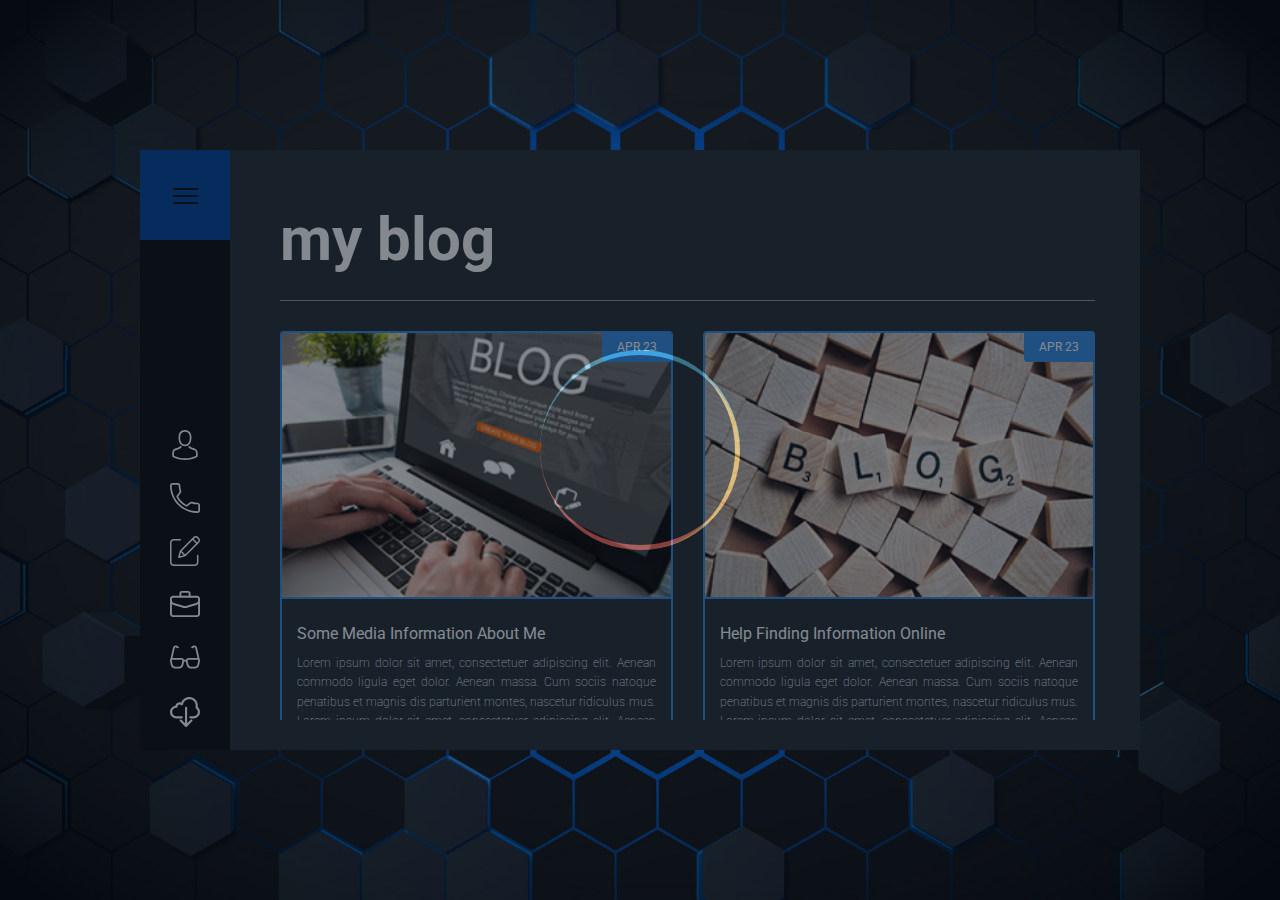
<file: pages/blog.html>
<!doctype html>
<html lang="en">
<head>
  <meta charset="utf-8">
  <!-- fonts -->
  <link href="https://fonts.googleapis.com/css2?family=Roboto:ital,wght@0,100;0,300;0,400;0,500;0,700;0,900;1,100;1,300;1,400;1,500&display=swap" rel="stylesheet">
  <!-- viewport -->
  <meta name="viewport" content="width = device-width, height = device-height, initial-scale = 1.0, user-scalable=yes">
  <!-- css -->
  <link rel="stylesheet" href="../css/style.css" type="text/css">
  <!--lightbox-->
  <link rel="stylesheet" href="../css/lightbox.min.css">
  <!-- favicons-->
  <link rel="apple-touch-icon" sizes="180x180" href="../favicon/apple-touch-icon.png">
  <link rel="icon" type="image/png" sizes="32x32" href="../favicon/favicon-32x32.png">
  <link rel="icon" type="image/png" sizes="16x16" href="../favicon/favicon-16x16.png">
  <link rel="manifest" href="../favicon/site.webmanifest">
  <title>MyBlog</title>
  <!--script-->
  <script type="text/javascript" src="../js/jquery-3.5.1.min.js"></script>
  <script type="text/javascript" src="../js/main.js"></script>
</head>

<body>
  <!--Preloader-->
  <div class="preloader">
    <div class="preloader-content">
      <div class="preloader-first"></div>
      <div class="preloader-second"></div>
      <div class="preloader-third"></div>
    </div>
  </div>

  <!-- Sprite -->
  <svg style="display: none;">
    <symbol id="profile" viewBox="0 0 482.9 482.9">
      <g>
        <path d="M239.7,260.2c0.5,0,1,0,1.6,0c0.2,0,0.4,0,0.6,0c0.3,0,0.7,0,1,0c29.3-0.5,53-10.8,70.5-30.5
            c38.5-43.4,32.1-117.8,31.4-124.9c-2.5-53.3-27.7-78.8-48.5-90.7C280.8,5.2,262.7,0.4,242.5,0h-0.7c-0.1,0-0.3,0-0.4,0h-0.6
            c-11.1,0-32.9,1.8-53.8,13.7c-21,11.9-46.6,37.4-49.1,91.1c-0.7,7.1-7.1,81.5,31.4,124.9C186.7,249.4,210.4,259.7,239.7,260.2z
            M164.6,107.3c0-0.3,0.1-0.6,0.1-0.8c3.3-71.7,54.2-79.4,76-79.4h0.4c0.2,0,0.5,0,0.8,0c27,0.6,72.9,11.6,76,79.4
            c0,0.3,0,0.6,0.1,0.8c0.1,0.7,7.1,68.7-24.7,104.5c-12.6,14.2-29.4,21.2-51.5,21.4c-0.2,0-0.3,0-0.5,0l0,0c-0.2,0-0.3,0-0.5,0
            c-22-0.2-38.9-7.2-51.4-21.4C157.7,176.2,164.5,107.9,164.6,107.3z" />
        <path d="M446.8,383.6c0-0.1,0-0.2,0-0.3c0-0.8-0.1-1.6-0.1-2.5c-0.6-19.8-1.9-66.1-45.3-80.9c-0.3-0.1-0.7-0.2-1-0.3
            c-45.1-11.5-82.6-37.5-83-37.8c-6.1-4.3-14.5-2.8-18.8,3.3c-4.3,6.1-2.8,14.5,3.3,18.8c1.7,1.2,41.5,28.9,91.3,41.7
            c23.3,8.3,25.9,33.2,26.6,56c0,0.9,0,1.7,0.1,2.5c0.1,9-0.5,22.9-2.1,30.9c-16.2,9.2-79.7,41-176.3,41
            c-96.2,0-160.1-31.9-176.4-41.1c-1.6-8-2.3-21.9-2.1-30.9c0-0.8,0.1-1.6,0.1-2.5c0.7-22.8,3.3-47.7,26.6-56
            c49.8-12.8,89.6-40.6,91.3-41.7c6.1-4.3,7.6-12.7,3.3-18.8c-4.3-6.1-12.7-7.6-18.8-3.3c-0.4,0.3-37.7,26.3-83,37.8
            c-0.4,0.1-0.7,0.2-1,0.3c-43.4,14.9-44.7,61.2-45.3,80.9c0,0.9,0,1.7-0.1,2.5c0,0.1,0,0.2,0,0.3c-0.1,5.2-0.2,31.9,5.1,45.3
            c1,2.6,2.8,4.8,5.2,6.3c3,2,74.9,47.8,195.2,47.8s192.2-45.9,195.2-47.8c2.3-1.5,4.2-3.7,5.2-6.3
            C447,415.5,446.9,388.8,446.8,383.6z" />
      </g>
    </symbol>
    <symbol id="phone" viewBox="0 0 384 384">
      <g>
        <path d="M353.188,252.052c-23.51,0-46.594-3.677-68.469-10.906c-10.906-3.719-23.323-0.833-30.438,6.417l-43.177,32.594
            c-50.073-26.729-80.917-57.563-107.281-107.26l31.635-42.052c8.219-8.208,11.167-20.198,7.635-31.448
            c-7.26-21.99-10.948-45.063-10.948-68.583C132.146,13.823,118.323,0,101.333,0H30.812C13.823,0,0,13.823,0,30.812
            C0,225.563,158.438,384,353.188,384c16.99,0,30.813-13.823,30.813-30.813v-70.323C384,265.875,370.177,252.052,353.188,252.052z
            M362.667,353.188c0,5.229-4.25,9.479-9.479,9.479c-182.99,0-331.854-148.865-331.854-331.854c0-5.229,4.25-9.479,9.479-9.479
            h70.521c5.229,0,9.479,4.25,9.479,9.479c0,25.802,4.052,51.125,11.979,75.115c1.104,3.542,0.208,7.208-3.375,10.938L82.75,165.427
            c-2.458,3.26-2.844,7.625-1,11.26c29.927,58.823,66.292,95.188,125.531,125.542c3.604,1.885,8.021,1.49,11.292-0.979
            l49.677-37.635c2.51-2.51,6.271-3.406,9.667-2.25c24.156,7.979,49.479,12.021,75.271,12.021c5.229,0,9.479,4.25,9.479,9.479
            V353.188z" />
      </g>
    </symbol>
    <symbol id="note" viewBox="0 -1 401.52289 401">
      <g>
        <path
          d="m370.589844 250.972656c-5.523438 0-10 4.476563-10 10v88.789063c-.019532 16.5625-13.4375 29.984375-30 30h-280.589844c-16.5625-.015625-29.980469-13.4375-30-30v-260.589844c.019531-16.558594 13.4375-29.980469 30-30h88.789062c5.523438 0 10-4.476563 10-10 0-5.519531-4.476562-10-10-10h-88.789062c-27.601562.03125-49.96875 22.398437-50 50v260.59375c.03125 27.601563 22.398438 49.96875 50 50h280.589844c27.601562-.03125 49.96875-22.398437 50-50v-88.792969c0-5.523437-4.476563-10-10-10zm0 0" />
        <path
          d="m376.628906 13.441406c-17.574218-17.574218-46.066406-17.574218-63.640625 0l-178.40625 178.40625c-1.222656 1.222656-2.105469 2.738282-2.566406 4.402344l-23.460937 84.699219c-.964844 3.472656.015624 7.191406 2.5625 9.742187 2.550781 2.546875 6.269531 3.527344 9.742187 2.566406l84.699219-23.464843c1.664062-.460938 3.179687-1.34375 4.402344-2.566407l178.402343-178.410156c17.546875-17.585937 17.546875-46.054687 0-63.640625zm-220.257812 184.90625 146.011718-146.015625 47.089844 47.089844-146.015625 146.015625zm-9.40625 18.875 37.621094 37.625-52.039063 14.417969zm227.257812-142.546875-10.605468 10.605469-47.09375-47.09375 10.609374-10.605469c9.761719-9.761719 25.589844-9.761719 35.351563 0l11.738281 11.734375c9.746094 9.773438 9.746094 25.589844 0 35.359375zm0 0" />
      </g>
    </symbol>
    <symbol id="case" viewBox="0 0 503.889 503.889">
      <g>
        <path
          d="m453.727 114.266h-108.576v-43.751c0-20.832-16.948-37.779-37.78-37.779h-110.854c-20.832 0-37.78 16.947-37.78 37.779v43.751h-108.575c-27.66 0-50.162 22.503-50.162 50.162v256.563c0 27.659 22.502 50.161 50.162 50.161h403.565c27.659 0 50.162-22.502 50.162-50.161v-256.563c0-27.659-22.503-50.162-50.162-50.162zm-262.99-43.751c0-3.187 2.593-5.779 5.78-5.779h110.854c3.187 0 5.78 2.593 5.78 5.779v43.751h-122.414zm-158.737 93.913c0-10.015 8.147-18.162 18.162-18.162h403.565c10.014 0 18.162 8.147 18.162 18.162v23.681c0 22.212-14.894 42.061-36.22 48.27l-167.345 48.723c-10.715 3.121-22.043 3.121-32.76 0l-167.344-48.724c-21.326-6.209-36.22-26.057-36.22-48.269zm421.727 274.725h-403.565c-10.014 0-18.162-8.147-18.162-18.161v-167.734c8.063 6.232 17.254 10.927 27.274 13.845 184.859 53.822 175.358 52.341 192.67 52.341 17.541 0 7.595 1.544 192.67-52.341 10.021-2.918 19.212-7.613 27.274-13.845v167.733c.001 10.014-8.147 18.162-18.161 18.162z" />
      </g>
    </symbol>
    <symbol id="glasses" viewBox="0 0 512 512">
      <g>
        <path d="M506.458,295.123L459.77,94.62c-0.019-0.079-0.038-0.158-0.058-0.237c-3.328-13.311-12.386-24.234-24.853-29.968
            c-12.467-5.734-26.655-5.502-38.925,0.634l-26.549,13.274c-7.41,3.705-10.413,12.714-6.708,20.124s12.712,10.413,20.123,6.708
            l26.549-13.274c4.091-2.045,8.819-2.123,12.975-0.211c4.125,1.897,7.13,5.498,8.26,9.891l39.655,170.301
            c-1.076-0.077-2.156-0.13-3.245-0.13H315.191c-13.534,0-26.219,6.003-34.798,16.469c-3.757,4.582-6.52,9.768-8.217,15.263
            c-10.651-2.338-21.702-2.338-32.353,0c-1.697-5.496-4.46-10.682-8.217-15.263c-8.581-10.467-21.264-16.47-34.798-16.47H45.004
            c-1.088,0-2.168,0.053-3.244,0.13l39.655-170.3c1.129-4.393,4.134-7.994,8.259-9.891c4.156-1.911,8.886-1.834,12.976,0.211
            l26.549,13.274c7.41,3.705,16.418,0.701,20.123-6.708c3.705-7.41,0.702-16.419-6.708-20.124l-26.549-13.274
            c-12.271-6.136-26.461-6.367-38.927-0.634c-12.466,5.736-21.524,16.658-24.851,29.97c-0.021,0.079-0.039,0.157-0.058,0.236
            L5.541,295.123c-5.056,9.206-6.764,19.923-4.662,30.432l13.176,65.881c6.987,34.933,37.915,60.288,73.541,60.288h66.62
            c35.625,0,66.554-25.355,73.541-60.288l11.289-56.439c10.857-4.392,23.055-4.392,33.91,0l11.289,56.439
            c6.986,34.933,37.914,60.289,73.541,60.289h66.62c35.625,0,66.554-25.355,73.541-60.288l13.176-65.88
            C513.222,315.046,511.514,304.329,506.458,295.123z M211.516,319.672l-13.176,65.88c-4.192,20.96-22.749,36.173-44.124,36.173
            h-66.62c-21.375,0-39.932-15.213-44.124-36.173l-13.176-65.881c-0.885-4.424,0.248-8.962,3.108-12.45
            c2.86-3.489,7.088-5.49,11.599-5.49h151.806c4.512,0,8.739,2.001,11.599,5.49C211.268,310.71,212.401,315.248,211.516,319.672z
            M481.703,319.672l-13.176,65.88c-4.192,20.96-22.749,36.173-44.124,36.173h-66.62c-21.376,0-39.933-15.212-44.124-36.173
            l-13.176-65.881c-0.885-4.424,0.248-8.963,3.108-12.451s7.088-5.49,11.599-5.49h151.805c4.512,0,8.74,2.001,11.6,5.49
            C481.455,310.71,482.588,315.248,481.703,319.672z" />
      </g>
    </symbol>
    <symbol id="cloud" viewBox="0 0 477.827 477.827">
      <g>
        <path d="M441.537,160.625c1.489-7.981,2.243-16.082,2.253-24.201C443.699,61.019,382.498-0.035,307.093,0.056
            c-57.402,0.069-108.63,36.034-128.194,89.999c-35.029-13.944-74.73,3.148-88.675,38.177c-1.207,3.032-2.195,6.146-2.956,9.319
            c-55.932,8.365-94.492,60.488-86.127,116.42c7.502,50.163,50.596,87.275,101.316,87.254h85.333
            c9.426,0,17.067-7.641,17.067-17.067c0-9.426-7.641-17.067-17.067-17.067h-85.333c-37.703,0-68.267-30.564-68.267-68.267
            s30.564-68.267,68.267-68.267c9.426,0,17.067-7.641,17.067-17.067c0.031-18.851,15.338-34.108,34.189-34.077
            c8.915,0.015,17.471,3.517,23.837,9.757c6.713,6.616,17.519,6.537,24.135-0.176c2.484-2.521,4.123-5.751,4.69-9.245
            c9.264-55.733,61.954-93.403,117.687-84.139c55.733,9.264,93.403,61.954,84.139,117.687c-0.552,3.323-1.269,6.617-2.146,9.869
            c-1.962,7.124,0.883,14.701,7.049,18.773c31.416,20.845,39.985,63.212,19.139,94.628c-12.617,19.015-33.9,30.468-56.72,30.522
            h-51.2c-9.426,0-17.067,7.641-17.067,17.067c0,9.426,7.641,17.067,17.067,17.067h51.2
            c56.554-0.053,102.357-45.943,102.303-102.497C477.798,208.625,464.526,180.06,441.537,160.625z" />
        <path d="M353.07,363.292c-6.614-6.387-17.099-6.387-23.712,0l-56.235,56.201V170.558c0-9.426-7.641-17.067-17.067-17.067
            c-9.426,0-17.067,7.641-17.067,17.067v248.934l-56.201-56.201c-6.78-6.548-17.584-6.36-24.132,0.419
            c-6.388,6.614-6.388,17.099,0,23.713l85.333,85.333c6.656,6.673,17.463,6.687,24.136,0.03c0.01-0.01,0.02-0.02,0.031-0.03
            l85.333-85.333C360.038,380.644,359.85,369.84,353.07,363.292z" />
      </g>
    </symbol>
    <symbol id="facebook" viewBox="0 0 96.124 96.123">
      <g>
        <path
          d="M72.089,0.02L59.624,0C45.62,0,36.57,9.285,36.57,23.656v10.907H24.037c-1.083,0-1.96,0.878-1.96,1.961v15.803
        c0,1.083,0.878,1.96,1.96,1.96h12.533v39.876c0,1.083,0.877,1.96,1.96,1.96h16.352c1.083,0,1.96-0.878,1.96-1.96V54.287h14.654
        c1.083,0,1.96-0.877,1.96-1.96l0.006-15.803c0-0.52-0.207-1.018-0.574-1.386c-0.367-0.368-0.867-0.575-1.387-0.575H56.842v-9.246
        c0-4.444,1.059-6.7,6.848-6.7l8.397-0.003c1.082,0,1.959-0.878,1.959-1.96V1.98C74.046,0.899,73.17,0.022,72.089,0.02z" />
      </g>
    </symbol>
    <symbol id="dribbble" viewBox="0 0 438.533 438.533">
      <g>
        <path d="M409.133,109.203c-19.608-33.592-46.205-60.189-79.798-79.796C295.736,9.801,259.058,0,219.273,0
        c-39.781,0-76.47,9.801-110.063,29.407c-33.595,19.604-60.192,46.201-79.8,79.796C9.801,142.8,0,179.489,0,219.267
        c0,39.78,9.804,76.463,29.407,110.062c19.607,33.592,46.204,60.189,79.799,79.798c33.597,19.605,70.283,29.407,110.063,29.407
        s76.47-9.802,110.065-29.407c33.593-19.602,60.189-46.206,79.795-79.798c19.603-33.596,29.403-70.284,29.403-110.062
        C438.533,179.485,428.732,142.795,409.133,109.203z M219.27,31.977c47.201,0,88.41,15.607,123.621,46.82l-3.569,4.993
        c-1.427,2.002-4.996,5.852-10.704,11.565c-5.709,5.708-11.943,11.136-18.699,16.274c-6.762,5.14-15.94,10.992-27.555,17.559
        c-11.611,6.567-23.982,12.328-37.117,17.276c-21.887-40.355-45.296-76.709-70.231-109.064
        C190.055,33.784,204.805,31.977,219.27,31.977z M72.524,103.06c18.271-23.026,40.537-40.73,66.806-53.1
        c23.601,31.405,46.82,67.381,69.662,107.921c-57.862,15.227-115.532,22.841-173.014,22.838
        C42.072,151.98,54.253,126.091,72.524,103.06z M44.54,286.794c-8.376-21.412-12.563-43.923-12.563-67.527
        c0-2.666,0.098-4.665,0.286-5.996c68.905,0,132.955-8.848,192.149-26.553c6.092,11.8,11.136,22.364,15.133,31.693
        c-0.771,0.38-1.999,0.806-3.713,1.283c-1.719,0.476-2.953,0.806-3.721,0.999l-10.561,3.711
        c-7.236,2.666-16.708,7.235-28.409,13.703c-11.704,6.478-24.123,14.182-37.257,23.13c-13.134,8.949-26.696,20.797-40.684,35.553
        c-13.99,14.75-25.743,30.591-35.26,47.53C64.713,327.381,52.914,308.2,44.54,286.794z M219.27,406.56
        c-44.54,0-84.32-14.277-119.343-42.825l4.283,3.142c6.661-14.66,16.462-28.746,29.408-42.257
        c12.944-13.511,25.41-24.413,37.401-32.695c11.991-8.274,25.028-16.077,39.115-23.414c14.084-7.323,23.691-11.991,28.835-13.983
        c5.14-1.998,9.233-3.572,12.278-4.716l0.568-0.287h0.575c18.647,48.916,31.977,96.313,39.968,142.184
        C268.756,401.611,244.397,406.557,219.27,406.56z M376.876,320.479c-14.086,21.796-31.696,39.834-52.817,54.104
        c-7.81-43.776-19.985-88.415-36.549-133.902c37.877-5.907,76.8-3.142,116.771,8.274
        C400.092,274.841,390.955,298.687,376.876,320.479z M403.706,216.698c-1.903-0.378-4.285-0.81-7.139-1.283
        c-2.854-0.473-6.331-1.047-10.424-1.713c-4.087-0.666-8.662-1.283-13.702-1.855c-5.045-0.571-10.421-1.093-16.136-1.569
        c-5.708-0.478-11.8-0.855-18.268-1.143c-6.479-0.284-13.042-0.428-19.705-0.428c-6.656,0-13.657,0.193-20.981,0.571
        c-7.326,0.375-14.414,1.049-21.265,1.999c-0.575-0.953-1.287-2.524-2.143-4.714c-0.855-2.187-1.479-3.855-1.848-4.997
        c-3.621-7.994-7.81-17.036-12.573-27.121c13.134-5.333,25.652-11.469,37.555-18.418c11.892-6.949,21.402-13.131,28.544-18.555
        c7.139-5.43,13.895-11.188,20.27-17.277c6.379-6.09,10.513-10.323,12.423-12.703c1.906-2.384,3.713-4.714,5.424-6.995l0.287-0.288
        c27.788,33.88,41.974,72.897,42.538,117.059L403.706,216.698z" />
      </g>
    </symbol>
    <symbol id="linkedin" viewBox="0 0 24 24">
      <g>
        <path
          d="m23.994 24v-.001h.006v-8.802c0-4.306-.927-7.623-5.961-7.623-2.42 0-4.044 1.328-4.707 2.587h-.07v-2.185h-4.773v16.023h4.97v-7.934c0-2.089.396-4.109 2.983-4.109 2.549 0 2.587 2.384 2.587 4.243v7.801z" />
        <path d="m.396 7.977h4.976v16.023h-4.976z" />
        <path
          d="m2.882 0c-1.591 0-2.882 1.291-2.882 2.882s1.291 2.909 2.882 2.909 2.882-1.318 2.882-2.909c-.001-1.591-1.292-2.882-2.882-2.882z" />
      </g>
    </symbol>
    <symbol id="twitter" viewBox="0 -30 612 612">
      <g>
        <path d="M612,116.258c-22.525,9.981-46.694,16.75-72.088,19.772c25.929-15.527,45.777-40.155,55.184-69.411
            c-24.322,14.379-51.169,24.82-79.775,30.48c-22.907-24.437-55.49-39.658-91.63-39.658c-69.334,0-125.551,56.217-125.551,125.513
            c0,9.828,1.109,19.427,3.251,28.606C197.065,206.32,104.556,156.337,42.641,80.386c-10.823,18.51-16.98,40.078-16.98,63.101
            c0,43.559,22.181,81.993,55.835,104.479c-20.575-0.688-39.926-6.348-56.867-15.756v1.568c0,60.806,43.291,111.554,100.693,123.104
            c-10.517,2.83-21.607,4.398-33.08,4.398c-8.107,0-15.947-0.803-23.634-2.333c15.985,49.907,62.336,86.199,117.253,87.194
            c-42.947,33.654-97.099,53.655-155.916,53.655c-10.134,0-20.116-0.612-29.944-1.721c55.567,35.681,121.536,56.485,192.438,56.485
            c230.948,0,357.188-191.291,357.188-357.188l-0.421-16.253C573.872,163.526,595.211,141.422,612,116.258z" />
      </g>
    </symbol>
  </svg><!-- /.sprite -->

  <div class="container">
    <!-- Header -->
    <header class="header">
      <nav class="navigation-wrapper">
        <div class="sandwich">
          <div class="sandwich__line sandwich__line--top"></div>
          <div class="sandwich__line sandwich__line--middle"></div>
          <div class="sandwich__line sandwich__line--bottom"></div>
        </div>
        <div class="navToggle">
          <div class="navigation" id="navigation">
            <ul>
              <li><a href="../index.html">home</a></li>
              <li><a href="about.html">about</a></li>
              <li><a href="resume.html">resume</a></li>
              <li><a href="works.html">works</a></li>
              <li><a href="contact.html">contact</a></li>
              <li><a href="policy.html">policy</a></li>
            </ul>
          </div>
        </div>
      </nav><!--/.navigation-wrapper-->

      <!--Profile-nav-->
      <div class="profile-wrapper">
        <div class="profile-nav">
          <!-- 1 -->
          <div class="profile-nav__item">
            <a href="thanks.html">
              <svg class="icon">
                <use xlink:href="#profile"></use>
              </svg>
            </a>
            <a href="contact.html">
              <svg class="icon">
                <use xlink:href="#phone"></use>
              </svg>
            </a>
            <a href="contact.html">
              <svg class="icon">
                <use xlink:href="#note"></use>
              </svg>
            </a>
            <a href="resume.html">
              <svg class="icon">
                <use xlink:href="#case"></use>
              </svg>
            </a>
            <a href="blog.html">
              <svg class="icon">
                <use xlink:href="#glasses"></use>
              </svg>
            </a>
          </div>
          <!-- 2 -->
          <div class="profile-nav__item">
            <a href="resume.html">
              <svg class="icon">
                <use xlink:href="#cloud"></use>
              </svg>
            </a>
          </div>
        </div>
      </div><!--/.profile-wrapper-->
    </header><!--/.header-->

    <!--Photo-->
    <div class="my-photo-wrapprer my-photo-wrapprer--hide">
      <div class="my-photo-body">
        <img src="../images/my-photo.jpg" alt="main photo" class="my-photo">
        <h2 class="my-photo__name">Aleksandr Korchikov</h2>
        <div class="my-photo__prof">HTML/CSS Developer</div>
        <div class="social-block">
          <div class="social-block__icons">
            <a href="#">
              <svg class="icon icon--small">
                <use xlink:href="#facebook"></use>
              </svg>
            </a>
            <a href="#">
              <svg class="icon icon--small">
                <use xlink:href="#dribbble"></use>
              </svg>
            </a>
            <a href="#">
              <svg class="icon icon--small">
                <use xlink:href="#linkedin"></use>
              </svg>
            </a>
            <a href="#">
              <svg class="icon icon--small">
                <use xlink:href="#twitter"></use>
              </svg>
            </a>
          </div>
        </div>
      </div>
    </div><!--/.my-photo-wrapper-->

    <!--Blog-->
    <section class="s s-blog">
      <div class="wrapper">
        <a id="top"></a>
        <h1 class="section-title">my blog</h1>
        <span class="breakeline"></span>
        <!--1 blog-items-->
        <div class="section-block">
          <div class="blog-items">
            <!--1-->
            <div class="blog-item">
              <a class="blog-item__link" href="../images/blog/blog-big1.jpg" data-lightbox="example-set"
                data-title="Click the right half of the image to move forward.">
                <img class="blog-photo" src="../images/blog/blog-small1.jpg" alt="my blog photo" /></a>
              <a class="blog-item__link" href="../images/blog/blog-big1.1.jpg" data-lightbox="example-set"
                data-title="Or press the right arrow on your keyboard."></a>
              <a class="blog-item__link" href="../images/blog/blog-big1.2.jpg" data-lightbox="example-set"
                data-title="The next image in the set is preloaded as you're viewing."></a>
              <span class="blog-photo__label">APR 23</span>
              <div class="blog-info">
                <div class="section-smallsubtitle">Some Media Information About Me</div>
                <div class="text">
                  <p>Lorem ipsum dolor sit amet, consectetuer adipiscing elit. Aenean commodo ligula eget dolor. Aenean massa. Cum sociis natoque penatibus et magnis dis parturient montes, nascetur ridiculus mus. Lorem ipsum dolor sit amet, consectetuer adipiscing elit. Aenean commodo ligula eget dolor. Aenean massa. Cum sociis natoque penatibus et magnis dis parturient montes, nascetur ridiculus mus.</p>
                </div>
              </div>
            </div>
            <!--2-->
            <div class="blog-item">
              <a class="blog-item__link" href="../images/blog/blog-big2.jpg" data-lightbox="example-set"
                data-title="Click anywhere outside the image or the X to the right to close.">
                <img src="../images/blog/blog-small2.jpg" alt="my blog photo" class="blog-photo"></a>
              <a class="blog-item__link" href="../images/blog/blog-big2.1.jpg" data-lightbox="example-set"
                data-title=""></a>
              <a class="blog-item__link" href="../images/blog/blog-big2.2.jpg" data-lightbox="example-set"
                data-title=""></a>
              <a class="blog-item__link" href="../images/blog/blog-big2.3.jpg" data-lightbox="example-set"
                data-title=""></a>
              <a class="blog-item__link" href="../images/blog/blog-big2.4.jpg" data-lightbox="example-set"
                data-title=""></a>
              <a class="blog-item__link" href="../images/blog/blog-big2.5.jpg" data-lightbox="example-set"
                data-title=""></a>
              <span class="blog-photo__label">APR 23</span>
              <div class="blog-info">
                <div class="section-smallsubtitle">Help Finding Information Online</div>
                <div class="text">
                  <p>Lorem ipsum dolor sit amet, consectetuer adipiscing elit. Aenean commodo ligula eget dolor. Aenean massa. Cum sociis natoque penatibus et magnis dis parturient montes, nascetur ridiculus mus. Lorem ipsum dolor sit amet, consectetuer adipiscing elit. Aenean commodo ligula eget dolor. Aenean massa. Cum sociis natoque penatibus et magnis dis parturient montes, nascetur ridiculus mus.</p>
                </div>
              </div>
            </div>
            <!--3-->
            <div class="blog-item">
              <a class="blog-item__link" href="../images/blog/blog-big3.jpg" data-lightbox="example-set" data-title="">
                <img src="../images/blog/blog-small3.jpg" alt="my blog photo" class="blog-photo"></a>
              <a class="blog-item__link" href="../images/blog/blog-big3.1.jpg" data-lightbox="example-set"
                data-title=""></a>
              <a class="blog-item__link" href="../images/blog/blog-big3.2.jpg" data-lightbox="example-set"
                data-title=""></a>
              <a class="blog-item__link" href="../images/blog/blog-big3.3.jpg" data-lightbox="example-set"
                data-title=""></a>
              <span class="blog-photo__label">FEB 15</span>
              <div class="blog-info">
                <div class="section-smallsubtitle">Anything Now A Days</div>
                <div class="text">
                  <p>Lorem ipsum dolor sit amet, consectetuer adipiscing elit. Aenean commodo ligula eget dolor. Aenean massa. Cum sociis natoque penatibus et magnis dis parturient montes, nascetur ridiculus mus. Lorem ipsum dolor sit amet, consectetuer adipiscing elit. Aenean commodo ligula eget dolor. Aenean massa. Cum sociis natoque penatibus et magnis dis parturient montes, nascetur ridiculus mus.</p>
                </div>
              </div>
            </div>
            <!--4-->
            <div class="blog-item">
              <a class="blog-item__link" href="../images/blog/blog-big4.jpg" data-lightbox="example-set" data-title="">
                <img src="../images/blog/blog-small4.jpg" alt="my blog photo" class="blog-photo"></a>
              <a class="blog-item__link" href="../images/blog/blog-big4.1.jpg" data-lightbox="example-set"
                data-title=""></a>
              <span class="blog-photo__label">FEB 15</span>
              <div class="blog-info">
                <div class="section-smallsubtitle">A Guide How To Make Mri Scans</div>
                <div class="text">
                  <p>Lorem ipsum dolor sit amet, consectetuer adipiscing elit. Aenean commodo ligula eget dolor. Aenean massa. Cum sociis natoque penatibus et magnis dis parturient montes, nascetur ridiculus mus. Lorem ipsum dolor sit amet, consectetuer adipiscing elit. Aenean commodo ligula eget dolor. Aenean massa. Cum sociis natoque penatibus et magnis dis parturient montes, nascetur ridiculus mus.</p>
                </div>
              </div>
            </div>
            <!--5-->
            <div class="blog-item">
              <a class="blog-item__link" href="../images/blog/blog-big5.jpg" data-lightbox="example-set" data-title="">
                <img src="../images/blog/blog-small5.jpg" alt="my blog photo" class="blog-photo"></a>
              <a class="blog-item__link" href="../images/blog/blog-big5.1.jpg" data-lightbox="example-set"
                data-title=""></a>
              <span class="blog-photo__label">JAN 19</span>
              <div class="blog-info">
                <div class="section-smallsubtitle">Most Searched Features</div>
                <div class="text">
                  <p>Lorem ipsum dolor sit amet, consectetuer adipiscing elit. Aenean commodo ligula eget dolor. Aenean massa. Cum sociis natoque penatibus et magnis dis parturient montes, nascetur ridiculus mus. Lorem ipsum dolor sit amet, consectetuer adipiscing elit. Aenean commodo ligula eget dolor. Aenean massa. Cum sociis natoque penatibus et magnis dis parturient montes, nascetur ridiculus mus.</p>
                </div>
              </div>
            </div>
            <!--6-->
            <div class="blog-item">
              <a class="blog-item__link" href="../images/blog/blog-big6.jpg" data-lightbox="example-set" data-title="">
                <img src="../images/blog/blog-small6.jpg" alt="my blog photo" class="blog-photo"></a>
              <a class="blog-item__link" href="../images/blog/blog-big6.1.jpg" data-lightbox="example-set"
                data-title=""></a>
              <a class="blog-item__link" href="../images/blog/blog-big6.2.jpg" data-lightbox="example-set"
                data-title=""></a>
              <a class="blog-item__link" href="../images/blog/blog-big6.3.jpg" data-lightbox="example-set"
                data-title=""></a>
              <a class="blog-item__link" href="../images/blog/blog-big6.4.jpg" data-lightbox="example-set"
                data-title=""></a>
              <a class="blog-item__link" href="../images/blog/blog-big6.5.jpg" data-lightbox="example-set"
                data-title=""></a>
              <a class="blog-item__link" href="../images/blog/blog-big6.6.jpg" data-lightbox="example-set"
                data-title=""></a>
              <span class="blog-photo__label">JAN 19</span>
              <div class="blog-info">
                <div class="section-smallsubtitle">Latest Features</div>
                <div class="text">
                  <p>Lorem ipsum dolor sit amet, consectetuer adipiscing elit. Aenean commodo ligula eget dolor. Aenean massa. Cum sociis natoque penatibus et magnis dis parturient montes, nascetur ridiculus mus. Lorem ipsum dolor sit amet, consectetuer adipiscing elit. Aenean commodo ligula eget dolor. Aenean massa. Cum sociis natoque penatibus et magnis dis parturient montes, nascetur ridiculus mus.</p>
                </div>
              </div>
            </div>
          </div><!--/.blog-items-->
        </div><!--/.section-block-->
        <span class="breakeline"></span>
        <!--7 works-->
        <div class="section-block">
          <div class="button">
            <a class="btn" href="works.html">
              <div class="btn__inner">
                <span class="btn__text">works</span>
              </div>
            </a>
          </div>
        </div><!--/.section-block-->
        <span class="breakeline"></span>
        <!--8 to top-->
        <div class="section-block">
          <div class="button">
            <a class="btn" href="#top">
              <div class="btn__inner">
                <span class="btn__text">to top</span>
              </div>
            </a>
          </div>
        </div><!--/.section-block-->
      </div><!--/.wrapper-->
    </section><!--/.s-blog-->
  </div><!-- /.container-->

  <!--JS-->
  <script type="text/javascript" src="../js/jquery-3.5.1.min.js" defer></script>
  <script type="text/javascript" src="../js/main.js" defer></script>
  <!--lightbox-->
  <script type="text/javascript" src="../js/lightbox.min.js" defer></script>
  <!--preloader-->
  <script src="../js/preloader.js" defer></script>
</body>
</html>
</file>
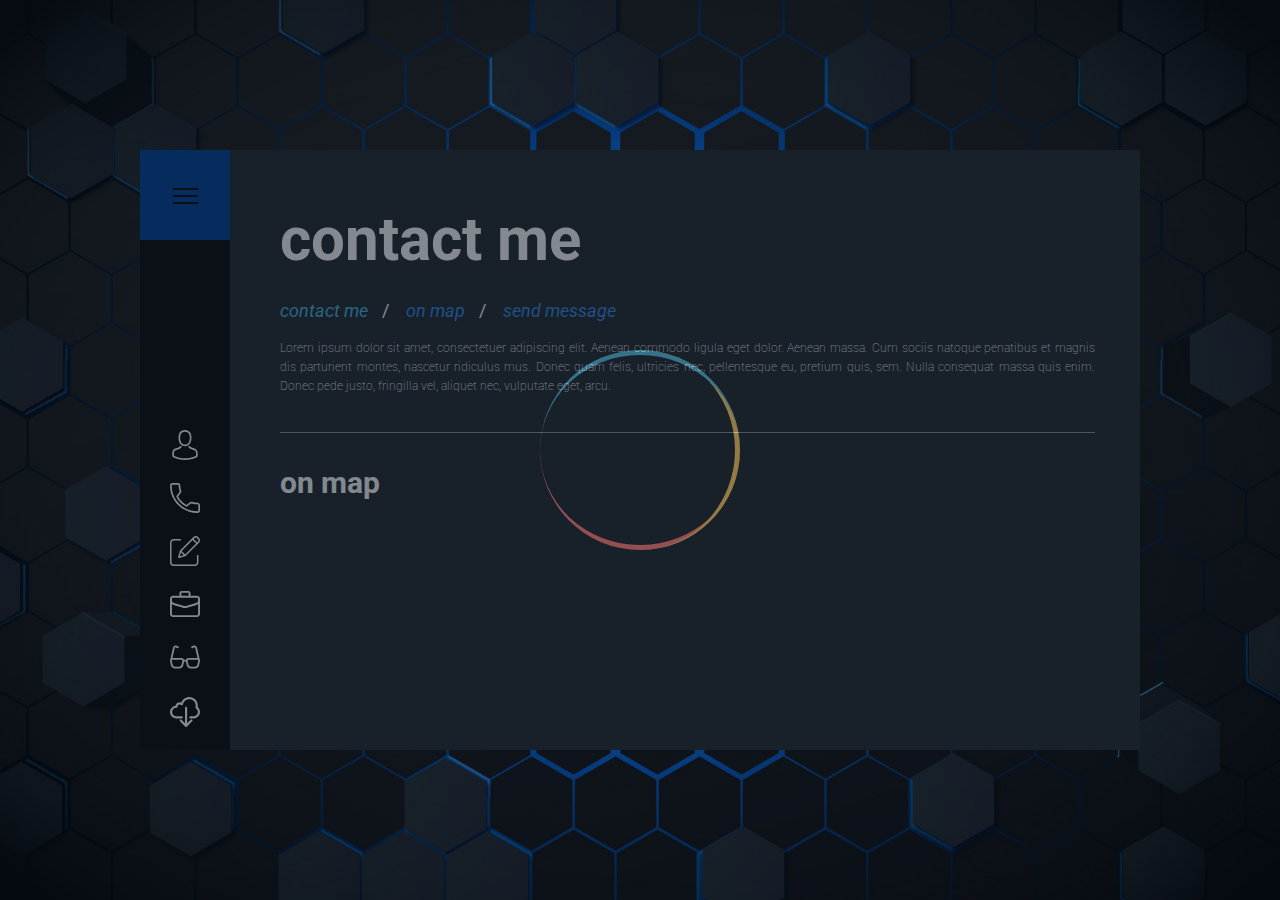
<file: pages/contact.html>
<!doctype html>
<html lang="en">
<head>
  <meta charset="utf-8">
  <!-- fonts -->
  <link href="https://fonts.googleapis.com/css2?family=Roboto:ital,wght@0,100;0,300;0,400;0,500;0,700;0,900;1,100;1,300;1,400;1,500&display=swap" rel="stylesheet">
  <link href="https://stackpath.bootstrapcdn.com/font-awesome/4.7.0/css/font-awesome.min.css" rel="stylesheet">
  <!-- viewport -->
  <meta name="viewport" content="width = device-width, height = device-height, initial-scale = 1.0, user-scalable=yes">
  <!-- css -->
  <link rel="stylesheet" href="../css/style.css" type="text/css">
  <!-- favicons-->
  <link rel="apple-touch-icon" sizes="180x180" href="../favicon/apple-touch-icon.png">
  <link rel="icon" type="image/png" sizes="32x32" href="../favicon/favicon-32x32.png">
  <link rel="icon" type="image/png" sizes="16x16" href="../favicon/favicon-16x16.png">
  <link rel="manifest" href="../favicon/site.webmanifest">
  <title>ContactMe</title>
  <!--script-->
  <script type="text/javascript" src="../js/jquery-3.5.1.min.js"></script>
  <script type="text/javascript" src="../js/main.js"></script>
</head>

<body>
  <!--Preloader-->
  <div class="preloader">
    <div class="preloader-content">
      <div class="preloader-first"></div>
      <div class="preloader-second"></div>
      <div class="preloader-third"></div>
    </div>
  </div>

  <!-- Sprite -->
  <svg style="display: none;">
    <symbol id="profile" viewBox="0 0 482.9 482.9">
      <g>
        <path d="M239.7,260.2c0.5,0,1,0,1.6,0c0.2,0,0.4,0,0.6,0c0.3,0,0.7,0,1,0c29.3-0.5,53-10.8,70.5-30.5
            c38.5-43.4,32.1-117.8,31.4-124.9c-2.5-53.3-27.7-78.8-48.5-90.7C280.8,5.2,262.7,0.4,242.5,0h-0.7c-0.1,0-0.3,0-0.4,0h-0.6
            c-11.1,0-32.9,1.8-53.8,13.7c-21,11.9-46.6,37.4-49.1,91.1c-0.7,7.1-7.1,81.5,31.4,124.9C186.7,249.4,210.4,259.7,239.7,260.2z
            M164.6,107.3c0-0.3,0.1-0.6,0.1-0.8c3.3-71.7,54.2-79.4,76-79.4h0.4c0.2,0,0.5,0,0.8,0c27,0.6,72.9,11.6,76,79.4
            c0,0.3,0,0.6,0.1,0.8c0.1,0.7,7.1,68.7-24.7,104.5c-12.6,14.2-29.4,21.2-51.5,21.4c-0.2,0-0.3,0-0.5,0l0,0c-0.2,0-0.3,0-0.5,0
            c-22-0.2-38.9-7.2-51.4-21.4C157.7,176.2,164.5,107.9,164.6,107.3z" />
        <path d="M446.8,383.6c0-0.1,0-0.2,0-0.3c0-0.8-0.1-1.6-0.1-2.5c-0.6-19.8-1.9-66.1-45.3-80.9c-0.3-0.1-0.7-0.2-1-0.3
            c-45.1-11.5-82.6-37.5-83-37.8c-6.1-4.3-14.5-2.8-18.8,3.3c-4.3,6.1-2.8,14.5,3.3,18.8c1.7,1.2,41.5,28.9,91.3,41.7
            c23.3,8.3,25.9,33.2,26.6,56c0,0.9,0,1.7,0.1,2.5c0.1,9-0.5,22.9-2.1,30.9c-16.2,9.2-79.7,41-176.3,41
            c-96.2,0-160.1-31.9-176.4-41.1c-1.6-8-2.3-21.9-2.1-30.9c0-0.8,0.1-1.6,0.1-2.5c0.7-22.8,3.3-47.7,26.6-56
            c49.8-12.8,89.6-40.6,91.3-41.7c6.1-4.3,7.6-12.7,3.3-18.8c-4.3-6.1-12.7-7.6-18.8-3.3c-0.4,0.3-37.7,26.3-83,37.8
            c-0.4,0.1-0.7,0.2-1,0.3c-43.4,14.9-44.7,61.2-45.3,80.9c0,0.9,0,1.7-0.1,2.5c0,0.1,0,0.2,0,0.3c-0.1,5.2-0.2,31.9,5.1,45.3
            c1,2.6,2.8,4.8,5.2,6.3c3,2,74.9,47.8,195.2,47.8s192.2-45.9,195.2-47.8c2.3-1.5,4.2-3.7,5.2-6.3
            C447,415.5,446.9,388.8,446.8,383.6z" />
      </g>
    </symbol>
    <symbol id="phone" viewBox="0 0 384 384">
      <g>
        <path d="M353.188,252.052c-23.51,0-46.594-3.677-68.469-10.906c-10.906-3.719-23.323-0.833-30.438,6.417l-43.177,32.594
            c-50.073-26.729-80.917-57.563-107.281-107.26l31.635-42.052c8.219-8.208,11.167-20.198,7.635-31.448
            c-7.26-21.99-10.948-45.063-10.948-68.583C132.146,13.823,118.323,0,101.333,0H30.812C13.823,0,0,13.823,0,30.812
            C0,225.563,158.438,384,353.188,384c16.99,0,30.813-13.823,30.813-30.813v-70.323C384,265.875,370.177,252.052,353.188,252.052z
            M362.667,353.188c0,5.229-4.25,9.479-9.479,9.479c-182.99,0-331.854-148.865-331.854-331.854c0-5.229,4.25-9.479,9.479-9.479
            h70.521c5.229,0,9.479,4.25,9.479,9.479c0,25.802,4.052,51.125,11.979,75.115c1.104,3.542,0.208,7.208-3.375,10.938L82.75,165.427
            c-2.458,3.26-2.844,7.625-1,11.26c29.927,58.823,66.292,95.188,125.531,125.542c3.604,1.885,8.021,1.49,11.292-0.979
            l49.677-37.635c2.51-2.51,6.271-3.406,9.667-2.25c24.156,7.979,49.479,12.021,75.271,12.021c5.229,0,9.479,4.25,9.479,9.479
            V353.188z" />
      </g>
    </symbol>
    <symbol id="note" viewBox="0 -1 401.52289 401">
      <g>
        <path
          d="m370.589844 250.972656c-5.523438 0-10 4.476563-10 10v88.789063c-.019532 16.5625-13.4375 29.984375-30 30h-280.589844c-16.5625-.015625-29.980469-13.4375-30-30v-260.589844c.019531-16.558594 13.4375-29.980469 30-30h88.789062c5.523438 0 10-4.476563 10-10 0-5.519531-4.476562-10-10-10h-88.789062c-27.601562.03125-49.96875 22.398437-50 50v260.59375c.03125 27.601563 22.398438 49.96875 50 50h280.589844c27.601562-.03125 49.96875-22.398437 50-50v-88.792969c0-5.523437-4.476563-10-10-10zm0 0" />
        <path
          d="m376.628906 13.441406c-17.574218-17.574218-46.066406-17.574218-63.640625 0l-178.40625 178.40625c-1.222656 1.222656-2.105469 2.738282-2.566406 4.402344l-23.460937 84.699219c-.964844 3.472656.015624 7.191406 2.5625 9.742187 2.550781 2.546875 6.269531 3.527344 9.742187 2.566406l84.699219-23.464843c1.664062-.460938 3.179687-1.34375 4.402344-2.566407l178.402343-178.410156c17.546875-17.585937 17.546875-46.054687 0-63.640625zm-220.257812 184.90625 146.011718-146.015625 47.089844 47.089844-146.015625 146.015625zm-9.40625 18.875 37.621094 37.625-52.039063 14.417969zm227.257812-142.546875-10.605468 10.605469-47.09375-47.09375 10.609374-10.605469c9.761719-9.761719 25.589844-9.761719 35.351563 0l11.738281 11.734375c9.746094 9.773438 9.746094 25.589844 0 35.359375zm0 0" />
      </g>
    </symbol>
    <symbol id="case" viewBox="0 0 503.889 503.889">
      <g>
        <path
          d="m453.727 114.266h-108.576v-43.751c0-20.832-16.948-37.779-37.78-37.779h-110.854c-20.832 0-37.78 16.947-37.78 37.779v43.751h-108.575c-27.66 0-50.162 22.503-50.162 50.162v256.563c0 27.659 22.502 50.161 50.162 50.161h403.565c27.659 0 50.162-22.502 50.162-50.161v-256.563c0-27.659-22.503-50.162-50.162-50.162zm-262.99-43.751c0-3.187 2.593-5.779 5.78-5.779h110.854c3.187 0 5.78 2.593 5.78 5.779v43.751h-122.414zm-158.737 93.913c0-10.015 8.147-18.162 18.162-18.162h403.565c10.014 0 18.162 8.147 18.162 18.162v23.681c0 22.212-14.894 42.061-36.22 48.27l-167.345 48.723c-10.715 3.121-22.043 3.121-32.76 0l-167.344-48.724c-21.326-6.209-36.22-26.057-36.22-48.269zm421.727 274.725h-403.565c-10.014 0-18.162-8.147-18.162-18.161v-167.734c8.063 6.232 17.254 10.927 27.274 13.845 184.859 53.822 175.358 52.341 192.67 52.341 17.541 0 7.595 1.544 192.67-52.341 10.021-2.918 19.212-7.613 27.274-13.845v167.733c.001 10.014-8.147 18.162-18.161 18.162z" />
      </g>
    </symbol>
    <symbol id="glasses" viewBox="0 0 512 512">
      <g>
        <path d="M506.458,295.123L459.77,94.62c-0.019-0.079-0.038-0.158-0.058-0.237c-3.328-13.311-12.386-24.234-24.853-29.968
            c-12.467-5.734-26.655-5.502-38.925,0.634l-26.549,13.274c-7.41,3.705-10.413,12.714-6.708,20.124s12.712,10.413,20.123,6.708
            l26.549-13.274c4.091-2.045,8.819-2.123,12.975-0.211c4.125,1.897,7.13,5.498,8.26,9.891l39.655,170.301
            c-1.076-0.077-2.156-0.13-3.245-0.13H315.191c-13.534,0-26.219,6.003-34.798,16.469c-3.757,4.582-6.52,9.768-8.217,15.263
            c-10.651-2.338-21.702-2.338-32.353,0c-1.697-5.496-4.46-10.682-8.217-15.263c-8.581-10.467-21.264-16.47-34.798-16.47H45.004
            c-1.088,0-2.168,0.053-3.244,0.13l39.655-170.3c1.129-4.393,4.134-7.994,8.259-9.891c4.156-1.911,8.886-1.834,12.976,0.211
            l26.549,13.274c7.41,3.705,16.418,0.701,20.123-6.708c3.705-7.41,0.702-16.419-6.708-20.124l-26.549-13.274
            c-12.271-6.136-26.461-6.367-38.927-0.634c-12.466,5.736-21.524,16.658-24.851,29.97c-0.021,0.079-0.039,0.157-0.058,0.236
            L5.541,295.123c-5.056,9.206-6.764,19.923-4.662,30.432l13.176,65.881c6.987,34.933,37.915,60.288,73.541,60.288h66.62
            c35.625,0,66.554-25.355,73.541-60.288l11.289-56.439c10.857-4.392,23.055-4.392,33.91,0l11.289,56.439
            c6.986,34.933,37.914,60.289,73.541,60.289h66.62c35.625,0,66.554-25.355,73.541-60.288l13.176-65.88
            C513.222,315.046,511.514,304.329,506.458,295.123z M211.516,319.672l-13.176,65.88c-4.192,20.96-22.749,36.173-44.124,36.173
            h-66.62c-21.375,0-39.932-15.213-44.124-36.173l-13.176-65.881c-0.885-4.424,0.248-8.962,3.108-12.45
            c2.86-3.489,7.088-5.49,11.599-5.49h151.806c4.512,0,8.739,2.001,11.599,5.49C211.268,310.71,212.401,315.248,211.516,319.672z
            M481.703,319.672l-13.176,65.88c-4.192,20.96-22.749,36.173-44.124,36.173h-66.62c-21.376,0-39.933-15.212-44.124-36.173
            l-13.176-65.881c-0.885-4.424,0.248-8.963,3.108-12.451s7.088-5.49,11.599-5.49h151.805c4.512,0,8.74,2.001,11.6,5.49
            C481.455,310.71,482.588,315.248,481.703,319.672z" />
      </g>
    </symbol>
    <symbol id="cloud" viewBox="0 0 477.827 477.827">
      <g>
        <path d="M441.537,160.625c1.489-7.981,2.243-16.082,2.253-24.201C443.699,61.019,382.498-0.035,307.093,0.056
            c-57.402,0.069-108.63,36.034-128.194,89.999c-35.029-13.944-74.73,3.148-88.675,38.177c-1.207,3.032-2.195,6.146-2.956,9.319
            c-55.932,8.365-94.492,60.488-86.127,116.42c7.502,50.163,50.596,87.275,101.316,87.254h85.333
            c9.426,0,17.067-7.641,17.067-17.067c0-9.426-7.641-17.067-17.067-17.067h-85.333c-37.703,0-68.267-30.564-68.267-68.267
            s30.564-68.267,68.267-68.267c9.426,0,17.067-7.641,17.067-17.067c0.031-18.851,15.338-34.108,34.189-34.077
            c8.915,0.015,17.471,3.517,23.837,9.757c6.713,6.616,17.519,6.537,24.135-0.176c2.484-2.521,4.123-5.751,4.69-9.245
            c9.264-55.733,61.954-93.403,117.687-84.139c55.733,9.264,93.403,61.954,84.139,117.687c-0.552,3.323-1.269,6.617-2.146,9.869
            c-1.962,7.124,0.883,14.701,7.049,18.773c31.416,20.845,39.985,63.212,19.139,94.628c-12.617,19.015-33.9,30.468-56.72,30.522
            h-51.2c-9.426,0-17.067,7.641-17.067,17.067c0,9.426,7.641,17.067,17.067,17.067h51.2
            c56.554-0.053,102.357-45.943,102.303-102.497C477.798,208.625,464.526,180.06,441.537,160.625z" />
        <path d="M353.07,363.292c-6.614-6.387-17.099-6.387-23.712,0l-56.235,56.201V170.558c0-9.426-7.641-17.067-17.067-17.067
            c-9.426,0-17.067,7.641-17.067,17.067v248.934l-56.201-56.201c-6.78-6.548-17.584-6.36-24.132,0.419
            c-6.388,6.614-6.388,17.099,0,23.713l85.333,85.333c6.656,6.673,17.463,6.687,24.136,0.03c0.01-0.01,0.02-0.02,0.031-0.03
            l85.333-85.333C360.038,380.644,359.85,369.84,353.07,363.292z" />
      </g>
    </symbol>
    <symbol id="facebook" viewBox="0 0 96.124 96.123">
      <g>
        <path
          d="M72.089,0.02L59.624,0C45.62,0,36.57,9.285,36.57,23.656v10.907H24.037c-1.083,0-1.96,0.878-1.96,1.961v15.803
        c0,1.083,0.878,1.96,1.96,1.96h12.533v39.876c0,1.083,0.877,1.96,1.96,1.96h16.352c1.083,0,1.96-0.878,1.96-1.96V54.287h14.654
        c1.083,0,1.96-0.877,1.96-1.96l0.006-15.803c0-0.52-0.207-1.018-0.574-1.386c-0.367-0.368-0.867-0.575-1.387-0.575H56.842v-9.246
        c0-4.444,1.059-6.7,6.848-6.7l8.397-0.003c1.082,0,1.959-0.878,1.959-1.96V1.98C74.046,0.899,73.17,0.022,72.089,0.02z" />
      </g>
    </symbol>
    <symbol id="dribbble" viewBox="0 0 438.533 438.533">
      <g>
        <path d="M409.133,109.203c-19.608-33.592-46.205-60.189-79.798-79.796C295.736,9.801,259.058,0,219.273,0
        c-39.781,0-76.47,9.801-110.063,29.407c-33.595,19.604-60.192,46.201-79.8,79.796C9.801,142.8,0,179.489,0,219.267
        c0,39.78,9.804,76.463,29.407,110.062c19.607,33.592,46.204,60.189,79.799,79.798c33.597,19.605,70.283,29.407,110.063,29.407
        s76.47-9.802,110.065-29.407c33.593-19.602,60.189-46.206,79.795-79.798c19.603-33.596,29.403-70.284,29.403-110.062
        C438.533,179.485,428.732,142.795,409.133,109.203z M219.27,31.977c47.201,0,88.41,15.607,123.621,46.82l-3.569,4.993
        c-1.427,2.002-4.996,5.852-10.704,11.565c-5.709,5.708-11.943,11.136-18.699,16.274c-6.762,5.14-15.94,10.992-27.555,17.559
        c-11.611,6.567-23.982,12.328-37.117,17.276c-21.887-40.355-45.296-76.709-70.231-109.064
        C190.055,33.784,204.805,31.977,219.27,31.977z M72.524,103.06c18.271-23.026,40.537-40.73,66.806-53.1
        c23.601,31.405,46.82,67.381,69.662,107.921c-57.862,15.227-115.532,22.841-173.014,22.838
        C42.072,151.98,54.253,126.091,72.524,103.06z M44.54,286.794c-8.376-21.412-12.563-43.923-12.563-67.527
        c0-2.666,0.098-4.665,0.286-5.996c68.905,0,132.955-8.848,192.149-26.553c6.092,11.8,11.136,22.364,15.133,31.693
        c-0.771,0.38-1.999,0.806-3.713,1.283c-1.719,0.476-2.953,0.806-3.721,0.999l-10.561,3.711
        c-7.236,2.666-16.708,7.235-28.409,13.703c-11.704,6.478-24.123,14.182-37.257,23.13c-13.134,8.949-26.696,20.797-40.684,35.553
        c-13.99,14.75-25.743,30.591-35.26,47.53C64.713,327.381,52.914,308.2,44.54,286.794z M219.27,406.56
        c-44.54,0-84.32-14.277-119.343-42.825l4.283,3.142c6.661-14.66,16.462-28.746,29.408-42.257
        c12.944-13.511,25.41-24.413,37.401-32.695c11.991-8.274,25.028-16.077,39.115-23.414c14.084-7.323,23.691-11.991,28.835-13.983
        c5.14-1.998,9.233-3.572,12.278-4.716l0.568-0.287h0.575c18.647,48.916,31.977,96.313,39.968,142.184
        C268.756,401.611,244.397,406.557,219.27,406.56z M376.876,320.479c-14.086,21.796-31.696,39.834-52.817,54.104
        c-7.81-43.776-19.985-88.415-36.549-133.902c37.877-5.907,76.8-3.142,116.771,8.274
        C400.092,274.841,390.955,298.687,376.876,320.479z M403.706,216.698c-1.903-0.378-4.285-0.81-7.139-1.283
        c-2.854-0.473-6.331-1.047-10.424-1.713c-4.087-0.666-8.662-1.283-13.702-1.855c-5.045-0.571-10.421-1.093-16.136-1.569
        c-5.708-0.478-11.8-0.855-18.268-1.143c-6.479-0.284-13.042-0.428-19.705-0.428c-6.656,0-13.657,0.193-20.981,0.571
        c-7.326,0.375-14.414,1.049-21.265,1.999c-0.575-0.953-1.287-2.524-2.143-4.714c-0.855-2.187-1.479-3.855-1.848-4.997
        c-3.621-7.994-7.81-17.036-12.573-27.121c13.134-5.333,25.652-11.469,37.555-18.418c11.892-6.949,21.402-13.131,28.544-18.555
        c7.139-5.43,13.895-11.188,20.27-17.277c6.379-6.09,10.513-10.323,12.423-12.703c1.906-2.384,3.713-4.714,5.424-6.995l0.287-0.288
        c27.788,33.88,41.974,72.897,42.538,117.059L403.706,216.698z" />
      </g>
    </symbol>
    <symbol id="linkedin" viewBox="0 0 24 24">
      <g>
        <path
          d="m23.994 24v-.001h.006v-8.802c0-4.306-.927-7.623-5.961-7.623-2.42 0-4.044 1.328-4.707 2.587h-.07v-2.185h-4.773v16.023h4.97v-7.934c0-2.089.396-4.109 2.983-4.109 2.549 0 2.587 2.384 2.587 4.243v7.801z" />
        <path d="m.396 7.977h4.976v16.023h-4.976z" />
        <path
          d="m2.882 0c-1.591 0-2.882 1.291-2.882 2.882s1.291 2.909 2.882 2.909 2.882-1.318 2.882-2.909c-.001-1.591-1.292-2.882-2.882-2.882z" />
      </g>
    </symbol>
    <symbol id="twitter" viewBox="0 -30 612 612">
      <g>
        <path d="M612,116.258c-22.525,9.981-46.694,16.75-72.088,19.772c25.929-15.527,45.777-40.155,55.184-69.411
            c-24.322,14.379-51.169,24.82-79.775,30.48c-22.907-24.437-55.49-39.658-91.63-39.658c-69.334,0-125.551,56.217-125.551,125.513
            c0,9.828,1.109,19.427,3.251,28.606C197.065,206.32,104.556,156.337,42.641,80.386c-10.823,18.51-16.98,40.078-16.98,63.101
            c0,43.559,22.181,81.993,55.835,104.479c-20.575-0.688-39.926-6.348-56.867-15.756v1.568c0,60.806,43.291,111.554,100.693,123.104
            c-10.517,2.83-21.607,4.398-33.08,4.398c-8.107,0-15.947-0.803-23.634-2.333c15.985,49.907,62.336,86.199,117.253,87.194
            c-42.947,33.654-97.099,53.655-155.916,53.655c-10.134,0-20.116-0.612-29.944-1.721c55.567,35.681,121.536,56.485,192.438,56.485
            c230.948,0,357.188-191.291,357.188-357.188l-0.421-16.253C573.872,163.526,595.211,141.422,612,116.258z" />
      </g>
    </symbol>
  </svg><!-- /.sprite -->

  <div class="container">
    <!-- Header -->
    <header class="header">
      <nav class="navigation-wrapper">
        <div class="sandwich">
          <div class="sandwich__line sandwich__line--top"></div>
          <div class="sandwich__line sandwich__line--middle"></div>
          <div class="sandwich__line sandwich__line--bottom"></div>
        </div>
        <div class="navToggle">
          <div class="navigation" id="navigation">
            <ul>
              <li><a href="../index.html">home</a></li>
              <li><a href="about.html">about</a></li>
              <li><a href="resume.html">resume</a></li>
              <li><a href="works.html">works</a></li>
              <li><a href="contact.html" class="active">contact</a></li>
              <li><a href="policy.html">policy</a></li>
            </ul>
          </div>
        </div>
      </nav><!--/.navigation-wrapper-->

      <!--Profile-nav-->
      <div class="profile-wrapper">
        <div class="profile-nav">
          <!-- 1 -->
          <div class="profile-nav__item">
            <a href="thanks.html">
              <svg class="icon">
                <use xlink:href="#profile"></use>
              </svg>
            </a>
            <a href="contact.html">
              <svg class="icon">
                <use xlink:href="#phone"></use>
              </svg>
            </a>
            <a href="contact.html">
              <svg class="icon">
                <use xlink:href="#note"></use>
              </svg>
            </a>
            <a href="resume.html">
              <svg class="icon">
                <use xlink:href="#case"></use>
              </svg>
            </a>
            <a href="blog.html">
              <svg class="icon">
                <use xlink:href="#glasses"></use>
              </svg>
            </a>
          </div>
          <!-- 2 -->
          <div class="profile-nav__item">
            <a href="resume.html">
              <svg class="icon">
                <use xlink:href="#cloud"></use>
              </svg>
            </a>
          </div>
        </div>
      </div><!--/.profile-wrapper-->
    </header><!--/.header-->

    <!--Photo-->
    <div class="my-photo-wrapprer my-photo-wrapprer--hide">
      <div class="my-photo-body">
        <img src="../images/my-photo.jpg" alt="main photo" class="my-photo">
        <h2 class="my-photo__name">Aleksandr Korchikov</h2>
        <div class="my-photo__prof">HTML/CSS Developer</div>
        <div class="social-block">
          <div class="social-block__icons">
            <a href="#">
              <svg class="icon icon--small">
                <use xlink:href="#facebook"></use>
              </svg>
            </a>
            <a href="#">
              <svg class="icon icon--small">
                <use xlink:href="#dribbble"></use>
              </svg>
            </a>
            <a href="#">
              <svg class="icon icon--small">
                <use xlink:href="#linkedin"></use>
              </svg>
            </a>
            <a href="#">
              <svg class="icon icon--small">
                <use xlink:href="#twitter"></use>
              </svg>
            </a>
          </div>
        </div>
      </div>
    </div><!--/.my-photo-wrapper-->

    <!--Contact-->
    <section class="s s-contact">
      <div class="wrapper">
        <a id="top"></a>
        <h1 class="section-title">contact me</h1>
        <!--1 contact-->
        <div class="section-block">
          <ul class="breadcrumbs">
            <li class="breadcrumbs__item">
              <a class="breadcrumbs__link active" href="#contact">contact me</a>
            </li>
            <li class="breadcrumbs__item">
              <a class="breadcrumbs__link" href="#map">on map</a>
            </li>
            <li class="breadcrumbs__item">
              <a class="breadcrumbs__link" href="#message">send message</a>
            </li>
          </ul>
          <div class="text">
            <p>Lorem ipsum dolor sit amet, consectetuer adipiscing elit. Aenean commodo ligula eget dolor. Aenean massa. Cum sociis natoque penatibus et magnis dis parturient montes, nascetur ridiculus mus. Donec quam felis, ultricies nec, pellentesque eu, pretium quis, sem. Nulla consequat massa quis enim. Donec pede justo, fringilla vel, aliquet nec, vulputate eget, arcu.</p>
          </div>
        </div><!--/.section-block-->
        <span class="breakeline"></span>
        <!--2 contact-map-->
        <div class="section-block">
          <h3 class="section-subtitle" id="map">on map</h3>
          <div class="contact-map">
            <div class="contact-map__wrapper">
              <iframe class="contact-map__place"
                src="https://www.google.com/maps/embed?pb=!1m18!1m12!1m3!1d2446.289885451111!2d8.713821315989902!3d52.183603268856494!2m3!1f0!2f0!3f0!3m2!1i1024!2i768!4f13.1!3m3!1m2!1s0x47ba12f5de035f03%3A0x3dc4fa08444730c3!2sAhornweg%2010%2C%2032584%20L%C3%B6hne!5e0!3m2!1sde!2sde!4v1591817376546!5m2!1sde!2sde"
                frameborder="0" style="border:0;" allowfullscreen="" aria-hidden="false" tabindex="0"></iframe>
            </div>
            <div class="contact-info">
              <div class="contact-info__box">
                <div class="contact-info__icon">
                  <i class="fa fa-map-marker" aria-hidden="true"></i>
                </div>
                <div class="contact-info__details">
                  <h3 class="contact-info__title">German, 32584 Loehne</h3>
                </div>
              </div>
              <div class="contact-info__box">
                <div class="contact-info__icon">
                  <i class="fa fa-phone" aria-hidden="true"></i>
                </div>
                <div class="contact-info__details">
                  <h3 class="contact-info__title">+9 999 999 99 99</h3>
                </div>
              </div>
              <div class="contact-info__box">
                <div class="contact-info__icon">
                  <i class="fa fa-envelope" aria-hidden="true"></i>
                </div>
                <div class="contact-info__details">
                  <h3 class="contact-info__title">info@gmail.com</h3>
                </div>
              </div>
            </div>
          </div><!--/.contact-map-->
        </div><!--/.section-block-->
        <span class="breakeline"></span>
        <!--3 contact-message-->
        <div class="section-block">
          <h3 class="section-subtitle" id="message">send message</h3>
          <div class="contact-message__box">
            <form class="contact-message__form" method="post" name="form" id="form" action="../php/formmailer.php">
              <div class="contact-message__input">
                <input type="text" name="YourName" placeholder="Your Name">
              </div>
              <div class="contact-message__input">
                <input type="text" name="SecondName" placeholder="Second Name">
              </div>
              <div class="contact-message__input">
                <input type="text" name="E-Mail" required="required" placeholder="E-Mail*">
              </div>
              <div class="contact-message__textarea">
                <textarea name="message" id="" cols="30" rows="10" placeholder="Message"></textarea>
              </div>
              <div class="button">
                <a class="btn" href="#">
                  <div class="btn__inner">
                    <span class="btn__text">Send Message
                      <input class="contact-message__submit" type="submit" name="submit" id="submit">
                    </span>
                  </div>
                </a>
              </div>
            </form>
          </div><!--/.contact-message-->
        </div><!--/.section-block-->
        <span class="breakeline"></span>
        <!--4 to top-->
        <div class="section-block">
          <div class="button">
            <a class="btn" href="#top">
              <div class="btn__inner">
                <span class="btn__text">to top</span>
              </div>
            </a>
          </div>
        </div><!--/.section-block-->
      </div><!--/.wrapper-->
    </section><!--/.s-contact-->
  </div><!-- /.container-->

  <!--JS-->
  <script type="text/javascript" src="../js/jquery-3.5.1.min.js" defer></script>
  <script type="text/javascript" src="../js/main.js" defer></script>
  <!--preloader-->
  <script src="../js/preloader.js" defer></script>
</body>
</html>
</file>
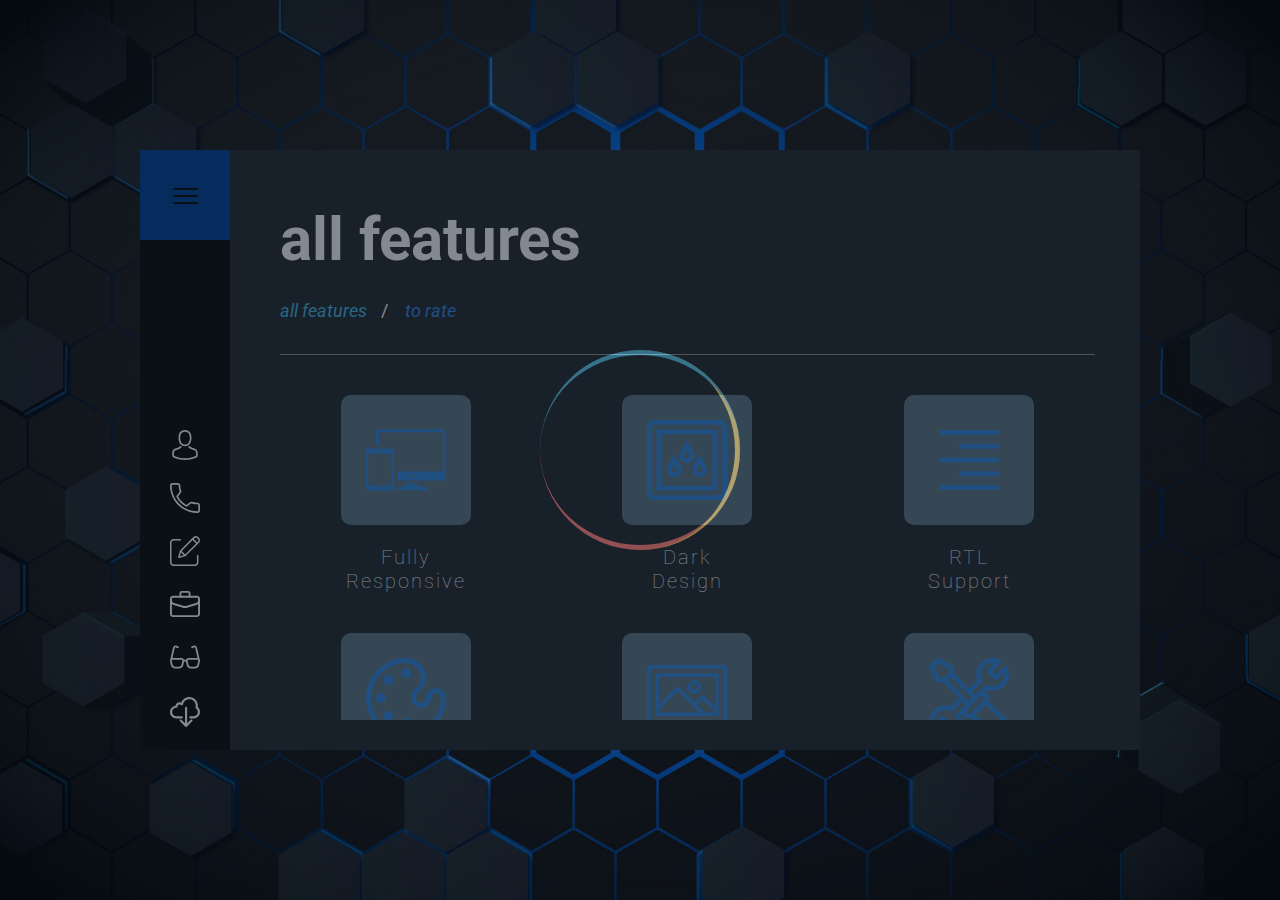
<file: pages/features.html>
<!doctype html>
<html lang="en">
<head>
  <meta charset="utf-8">
  <!-- fonts -->
  <link href="https://fonts.googleapis.com/css2?family=Roboto:ital,wght@0,100;0,300;0,400;0,500;0,700;0,900;1,100;1,300;1,400;1,500&display=swap" rel="stylesheet">
  <link href="https://stackpath.bootstrapcdn.com/font-awesome/4.7.0/css/font-awesome.min.css" rel="stylesheet">
  <!-- viewport -->
  <meta name="viewport" content="width = device-width, height = device-height, initial-scale = 1.0, user-scalable=yes">
  <!-- css -->
  <link rel="stylesheet" href="../css/style.css" type="text/css">
  <!-- favicons-->
  <link rel="apple-touch-icon" sizes="180x180" href="../favicon/apple-touch-icon.png">
  <link rel="icon" type="image/png" sizes="32x32" href="../favicon/favicon-32x32.png">
  <link rel="icon" type="image/png" sizes="16x16" href="../favicon/favicon-16x16.png">
  <link rel="manifest" href="../favicon/site.webmanifest">
  <title>All Features</title>
  <!--script-->
  <script type="text/javascript" src="../js/jquery-3.5.1.min.js"></script>
  <script type="text/javascript" src="../js/main.js"></script>
</head>

<body>
  <!--Preloader-->
  <div class="preloader">
    <div class="preloader-content">
      <div class="preloader-first"></div>
      <div class="preloader-second"></div>
      <div class="preloader-third"></div>
    </div>
  </div>

  <!-- Sprite -->
  <svg style="display: none;">
    <symbol id="profile" viewBox="0 0 482.9 482.9">
      <g>
        <path d="M239.7,260.2c0.5,0,1,0,1.6,0c0.2,0,0.4,0,0.6,0c0.3,0,0.7,0,1,0c29.3-0.5,53-10.8,70.5-30.5
            c38.5-43.4,32.1-117.8,31.4-124.9c-2.5-53.3-27.7-78.8-48.5-90.7C280.8,5.2,262.7,0.4,242.5,0h-0.7c-0.1,0-0.3,0-0.4,0h-0.6
            c-11.1,0-32.9,1.8-53.8,13.7c-21,11.9-46.6,37.4-49.1,91.1c-0.7,7.1-7.1,81.5,31.4,124.9C186.7,249.4,210.4,259.7,239.7,260.2z
            M164.6,107.3c0-0.3,0.1-0.6,0.1-0.8c3.3-71.7,54.2-79.4,76-79.4h0.4c0.2,0,0.5,0,0.8,0c27,0.6,72.9,11.6,76,79.4
            c0,0.3,0,0.6,0.1,0.8c0.1,0.7,7.1,68.7-24.7,104.5c-12.6,14.2-29.4,21.2-51.5,21.4c-0.2,0-0.3,0-0.5,0l0,0c-0.2,0-0.3,0-0.5,0
            c-22-0.2-38.9-7.2-51.4-21.4C157.7,176.2,164.5,107.9,164.6,107.3z" />
        <path d="M446.8,383.6c0-0.1,0-0.2,0-0.3c0-0.8-0.1-1.6-0.1-2.5c-0.6-19.8-1.9-66.1-45.3-80.9c-0.3-0.1-0.7-0.2-1-0.3
            c-45.1-11.5-82.6-37.5-83-37.8c-6.1-4.3-14.5-2.8-18.8,3.3c-4.3,6.1-2.8,14.5,3.3,18.8c1.7,1.2,41.5,28.9,91.3,41.7
            c23.3,8.3,25.9,33.2,26.6,56c0,0.9,0,1.7,0.1,2.5c0.1,9-0.5,22.9-2.1,30.9c-16.2,9.2-79.7,41-176.3,41
            c-96.2,0-160.1-31.9-176.4-41.1c-1.6-8-2.3-21.9-2.1-30.9c0-0.8,0.1-1.6,0.1-2.5c0.7-22.8,3.3-47.7,26.6-56
            c49.8-12.8,89.6-40.6,91.3-41.7c6.1-4.3,7.6-12.7,3.3-18.8c-4.3-6.1-12.7-7.6-18.8-3.3c-0.4,0.3-37.7,26.3-83,37.8
            c-0.4,0.1-0.7,0.2-1,0.3c-43.4,14.9-44.7,61.2-45.3,80.9c0,0.9,0,1.7-0.1,2.5c0,0.1,0,0.2,0,0.3c-0.1,5.2-0.2,31.9,5.1,45.3
            c1,2.6,2.8,4.8,5.2,6.3c3,2,74.9,47.8,195.2,47.8s192.2-45.9,195.2-47.8c2.3-1.5,4.2-3.7,5.2-6.3
            C447,415.5,446.9,388.8,446.8,383.6z" />
      </g>
    </symbol>
    <symbol id="phone" viewBox="0 0 384 384">
      <g>
        <path d="M353.188,252.052c-23.51,0-46.594-3.677-68.469-10.906c-10.906-3.719-23.323-0.833-30.438,6.417l-43.177,32.594
            c-50.073-26.729-80.917-57.563-107.281-107.26l31.635-42.052c8.219-8.208,11.167-20.198,7.635-31.448
            c-7.26-21.99-10.948-45.063-10.948-68.583C132.146,13.823,118.323,0,101.333,0H30.812C13.823,0,0,13.823,0,30.812
            C0,225.563,158.438,384,353.188,384c16.99,0,30.813-13.823,30.813-30.813v-70.323C384,265.875,370.177,252.052,353.188,252.052z
            M362.667,353.188c0,5.229-4.25,9.479-9.479,9.479c-182.99,0-331.854-148.865-331.854-331.854c0-5.229,4.25-9.479,9.479-9.479
            h70.521c5.229,0,9.479,4.25,9.479,9.479c0,25.802,4.052,51.125,11.979,75.115c1.104,3.542,0.208,7.208-3.375,10.938L82.75,165.427
            c-2.458,3.26-2.844,7.625-1,11.26c29.927,58.823,66.292,95.188,125.531,125.542c3.604,1.885,8.021,1.49,11.292-0.979
            l49.677-37.635c2.51-2.51,6.271-3.406,9.667-2.25c24.156,7.979,49.479,12.021,75.271,12.021c5.229,0,9.479,4.25,9.479,9.479
            V353.188z" />
      </g>
    </symbol>
    <symbol id="note" viewBox="0 -1 401.52289 401">
      <g>
        <path
          d="m370.589844 250.972656c-5.523438 0-10 4.476563-10 10v88.789063c-.019532 16.5625-13.4375 29.984375-30 30h-280.589844c-16.5625-.015625-29.980469-13.4375-30-30v-260.589844c.019531-16.558594 13.4375-29.980469 30-30h88.789062c5.523438 0 10-4.476563 10-10 0-5.519531-4.476562-10-10-10h-88.789062c-27.601562.03125-49.96875 22.398437-50 50v260.59375c.03125 27.601563 22.398438 49.96875 50 50h280.589844c27.601562-.03125 49.96875-22.398437 50-50v-88.792969c0-5.523437-4.476563-10-10-10zm0 0" />
        <path
          d="m376.628906 13.441406c-17.574218-17.574218-46.066406-17.574218-63.640625 0l-178.40625 178.40625c-1.222656 1.222656-2.105469 2.738282-2.566406 4.402344l-23.460937 84.699219c-.964844 3.472656.015624 7.191406 2.5625 9.742187 2.550781 2.546875 6.269531 3.527344 9.742187 2.566406l84.699219-23.464843c1.664062-.460938 3.179687-1.34375 4.402344-2.566407l178.402343-178.410156c17.546875-17.585937 17.546875-46.054687 0-63.640625zm-220.257812 184.90625 146.011718-146.015625 47.089844 47.089844-146.015625 146.015625zm-9.40625 18.875 37.621094 37.625-52.039063 14.417969zm227.257812-142.546875-10.605468 10.605469-47.09375-47.09375 10.609374-10.605469c9.761719-9.761719 25.589844-9.761719 35.351563 0l11.738281 11.734375c9.746094 9.773438 9.746094 25.589844 0 35.359375zm0 0" />
      </g>
    </symbol>
    <symbol id="case" viewBox="0 0 503.889 503.889">
      <g>
        <path
          d="m453.727 114.266h-108.576v-43.751c0-20.832-16.948-37.779-37.78-37.779h-110.854c-20.832 0-37.78 16.947-37.78 37.779v43.751h-108.575c-27.66 0-50.162 22.503-50.162 50.162v256.563c0 27.659 22.502 50.161 50.162 50.161h403.565c27.659 0 50.162-22.502 50.162-50.161v-256.563c0-27.659-22.503-50.162-50.162-50.162zm-262.99-43.751c0-3.187 2.593-5.779 5.78-5.779h110.854c3.187 0 5.78 2.593 5.78 5.779v43.751h-122.414zm-158.737 93.913c0-10.015 8.147-18.162 18.162-18.162h403.565c10.014 0 18.162 8.147 18.162 18.162v23.681c0 22.212-14.894 42.061-36.22 48.27l-167.345 48.723c-10.715 3.121-22.043 3.121-32.76 0l-167.344-48.724c-21.326-6.209-36.22-26.057-36.22-48.269zm421.727 274.725h-403.565c-10.014 0-18.162-8.147-18.162-18.161v-167.734c8.063 6.232 17.254 10.927 27.274 13.845 184.859 53.822 175.358 52.341 192.67 52.341 17.541 0 7.595 1.544 192.67-52.341 10.021-2.918 19.212-7.613 27.274-13.845v167.733c.001 10.014-8.147 18.162-18.161 18.162z" />
      </g>
    </symbol>
    <symbol id="glasses" viewBox="0 0 512 512">
      <g>
        <path d="M506.458,295.123L459.77,94.62c-0.019-0.079-0.038-0.158-0.058-0.237c-3.328-13.311-12.386-24.234-24.853-29.968
            c-12.467-5.734-26.655-5.502-38.925,0.634l-26.549,13.274c-7.41,3.705-10.413,12.714-6.708,20.124s12.712,10.413,20.123,6.708
            l26.549-13.274c4.091-2.045,8.819-2.123,12.975-0.211c4.125,1.897,7.13,5.498,8.26,9.891l39.655,170.301
            c-1.076-0.077-2.156-0.13-3.245-0.13H315.191c-13.534,0-26.219,6.003-34.798,16.469c-3.757,4.582-6.52,9.768-8.217,15.263
            c-10.651-2.338-21.702-2.338-32.353,0c-1.697-5.496-4.46-10.682-8.217-15.263c-8.581-10.467-21.264-16.47-34.798-16.47H45.004
            c-1.088,0-2.168,0.053-3.244,0.13l39.655-170.3c1.129-4.393,4.134-7.994,8.259-9.891c4.156-1.911,8.886-1.834,12.976,0.211
            l26.549,13.274c7.41,3.705,16.418,0.701,20.123-6.708c3.705-7.41,0.702-16.419-6.708-20.124l-26.549-13.274
            c-12.271-6.136-26.461-6.367-38.927-0.634c-12.466,5.736-21.524,16.658-24.851,29.97c-0.021,0.079-0.039,0.157-0.058,0.236
            L5.541,295.123c-5.056,9.206-6.764,19.923-4.662,30.432l13.176,65.881c6.987,34.933,37.915,60.288,73.541,60.288h66.62
            c35.625,0,66.554-25.355,73.541-60.288l11.289-56.439c10.857-4.392,23.055-4.392,33.91,0l11.289,56.439
            c6.986,34.933,37.914,60.289,73.541,60.289h66.62c35.625,0,66.554-25.355,73.541-60.288l13.176-65.88
            C513.222,315.046,511.514,304.329,506.458,295.123z M211.516,319.672l-13.176,65.88c-4.192,20.96-22.749,36.173-44.124,36.173
            h-66.62c-21.375,0-39.932-15.213-44.124-36.173l-13.176-65.881c-0.885-4.424,0.248-8.962,3.108-12.45
            c2.86-3.489,7.088-5.49,11.599-5.49h151.806c4.512,0,8.739,2.001,11.599,5.49C211.268,310.71,212.401,315.248,211.516,319.672z
            M481.703,319.672l-13.176,65.88c-4.192,20.96-22.749,36.173-44.124,36.173h-66.62c-21.376,0-39.933-15.212-44.124-36.173
            l-13.176-65.881c-0.885-4.424,0.248-8.963,3.108-12.451s7.088-5.49,11.599-5.49h151.805c4.512,0,8.74,2.001,11.6,5.49
            C481.455,310.71,482.588,315.248,481.703,319.672z" />
      </g>
    </symbol>
    <symbol id="cloud" viewBox="0 0 477.827 477.827">
      <g>
        <path d="M441.537,160.625c1.489-7.981,2.243-16.082,2.253-24.201C443.699,61.019,382.498-0.035,307.093,0.056
            c-57.402,0.069-108.63,36.034-128.194,89.999c-35.029-13.944-74.73,3.148-88.675,38.177c-1.207,3.032-2.195,6.146-2.956,9.319
            c-55.932,8.365-94.492,60.488-86.127,116.42c7.502,50.163,50.596,87.275,101.316,87.254h85.333
            c9.426,0,17.067-7.641,17.067-17.067c0-9.426-7.641-17.067-17.067-17.067h-85.333c-37.703,0-68.267-30.564-68.267-68.267
            s30.564-68.267,68.267-68.267c9.426,0,17.067-7.641,17.067-17.067c0.031-18.851,15.338-34.108,34.189-34.077
            c8.915,0.015,17.471,3.517,23.837,9.757c6.713,6.616,17.519,6.537,24.135-0.176c2.484-2.521,4.123-5.751,4.69-9.245
            c9.264-55.733,61.954-93.403,117.687-84.139c55.733,9.264,93.403,61.954,84.139,117.687c-0.552,3.323-1.269,6.617-2.146,9.869
            c-1.962,7.124,0.883,14.701,7.049,18.773c31.416,20.845,39.985,63.212,19.139,94.628c-12.617,19.015-33.9,30.468-56.72,30.522
            h-51.2c-9.426,0-17.067,7.641-17.067,17.067c0,9.426,7.641,17.067,17.067,17.067h51.2
            c56.554-0.053,102.357-45.943,102.303-102.497C477.798,208.625,464.526,180.06,441.537,160.625z" />
        <path d="M353.07,363.292c-6.614-6.387-17.099-6.387-23.712,0l-56.235,56.201V170.558c0-9.426-7.641-17.067-17.067-17.067
            c-9.426,0-17.067,7.641-17.067,17.067v248.934l-56.201-56.201c-6.78-6.548-17.584-6.36-24.132,0.419
            c-6.388,6.614-6.388,17.099,0,23.713l85.333,85.333c6.656,6.673,17.463,6.687,24.136,0.03c0.01-0.01,0.02-0.02,0.031-0.03
            l85.333-85.333C360.038,380.644,359.85,369.84,353.07,363.292z" />
      </g>
    </symbol>
    <symbol id="facebook" viewBox="0 0 96.124 96.123">
      <g>
        <path
          d="M72.089,0.02L59.624,0C45.62,0,36.57,9.285,36.57,23.656v10.907H24.037c-1.083,0-1.96,0.878-1.96,1.961v15.803
        c0,1.083,0.878,1.96,1.96,1.96h12.533v39.876c0,1.083,0.877,1.96,1.96,1.96h16.352c1.083,0,1.96-0.878,1.96-1.96V54.287h14.654
        c1.083,0,1.96-0.877,1.96-1.96l0.006-15.803c0-0.52-0.207-1.018-0.574-1.386c-0.367-0.368-0.867-0.575-1.387-0.575H56.842v-9.246
        c0-4.444,1.059-6.7,6.848-6.7l8.397-0.003c1.082,0,1.959-0.878,1.959-1.96V1.98C74.046,0.899,73.17,0.022,72.089,0.02z" />
      </g>
    </symbol>
    <symbol id="dribbble" viewBox="0 0 438.533 438.533">
      <g>
        <path d="M409.133,109.203c-19.608-33.592-46.205-60.189-79.798-79.796C295.736,9.801,259.058,0,219.273,0
        c-39.781,0-76.47,9.801-110.063,29.407c-33.595,19.604-60.192,46.201-79.8,79.796C9.801,142.8,0,179.489,0,219.267
        c0,39.78,9.804,76.463,29.407,110.062c19.607,33.592,46.204,60.189,79.799,79.798c33.597,19.605,70.283,29.407,110.063,29.407
        s76.47-9.802,110.065-29.407c33.593-19.602,60.189-46.206,79.795-79.798c19.603-33.596,29.403-70.284,29.403-110.062
        C438.533,179.485,428.732,142.795,409.133,109.203z M219.27,31.977c47.201,0,88.41,15.607,123.621,46.82l-3.569,4.993
        c-1.427,2.002-4.996,5.852-10.704,11.565c-5.709,5.708-11.943,11.136-18.699,16.274c-6.762,5.14-15.94,10.992-27.555,17.559
        c-11.611,6.567-23.982,12.328-37.117,17.276c-21.887-40.355-45.296-76.709-70.231-109.064
        C190.055,33.784,204.805,31.977,219.27,31.977z M72.524,103.06c18.271-23.026,40.537-40.73,66.806-53.1
        c23.601,31.405,46.82,67.381,69.662,107.921c-57.862,15.227-115.532,22.841-173.014,22.838
        C42.072,151.98,54.253,126.091,72.524,103.06z M44.54,286.794c-8.376-21.412-12.563-43.923-12.563-67.527
        c0-2.666,0.098-4.665,0.286-5.996c68.905,0,132.955-8.848,192.149-26.553c6.092,11.8,11.136,22.364,15.133,31.693
        c-0.771,0.38-1.999,0.806-3.713,1.283c-1.719,0.476-2.953,0.806-3.721,0.999l-10.561,3.711
        c-7.236,2.666-16.708,7.235-28.409,13.703c-11.704,6.478-24.123,14.182-37.257,23.13c-13.134,8.949-26.696,20.797-40.684,35.553
        c-13.99,14.75-25.743,30.591-35.26,47.53C64.713,327.381,52.914,308.2,44.54,286.794z M219.27,406.56
        c-44.54,0-84.32-14.277-119.343-42.825l4.283,3.142c6.661-14.66,16.462-28.746,29.408-42.257
        c12.944-13.511,25.41-24.413,37.401-32.695c11.991-8.274,25.028-16.077,39.115-23.414c14.084-7.323,23.691-11.991,28.835-13.983
        c5.14-1.998,9.233-3.572,12.278-4.716l0.568-0.287h0.575c18.647,48.916,31.977,96.313,39.968,142.184
        C268.756,401.611,244.397,406.557,219.27,406.56z M376.876,320.479c-14.086,21.796-31.696,39.834-52.817,54.104
        c-7.81-43.776-19.985-88.415-36.549-133.902c37.877-5.907,76.8-3.142,116.771,8.274
        C400.092,274.841,390.955,298.687,376.876,320.479z M403.706,216.698c-1.903-0.378-4.285-0.81-7.139-1.283
        c-2.854-0.473-6.331-1.047-10.424-1.713c-4.087-0.666-8.662-1.283-13.702-1.855c-5.045-0.571-10.421-1.093-16.136-1.569
        c-5.708-0.478-11.8-0.855-18.268-1.143c-6.479-0.284-13.042-0.428-19.705-0.428c-6.656,0-13.657,0.193-20.981,0.571
        c-7.326,0.375-14.414,1.049-21.265,1.999c-0.575-0.953-1.287-2.524-2.143-4.714c-0.855-2.187-1.479-3.855-1.848-4.997
        c-3.621-7.994-7.81-17.036-12.573-27.121c13.134-5.333,25.652-11.469,37.555-18.418c11.892-6.949,21.402-13.131,28.544-18.555
        c7.139-5.43,13.895-11.188,20.27-17.277c6.379-6.09,10.513-10.323,12.423-12.703c1.906-2.384,3.713-4.714,5.424-6.995l0.287-0.288
        c27.788,33.88,41.974,72.897,42.538,117.059L403.706,216.698z" />
      </g>
    </symbol>
    <symbol id="linkedin" viewBox="0 0 24 24">
      <g>
        <path
          d="m23.994 24v-.001h.006v-8.802c0-4.306-.927-7.623-5.961-7.623-2.42 0-4.044 1.328-4.707 2.587h-.07v-2.185h-4.773v16.023h4.97v-7.934c0-2.089.396-4.109 2.983-4.109 2.549 0 2.587 2.384 2.587 4.243v7.801z" />
        <path d="m.396 7.977h4.976v16.023h-4.976z" />
        <path
          d="m2.882 0c-1.591 0-2.882 1.291-2.882 2.882s1.291 2.909 2.882 2.909 2.882-1.318 2.882-2.909c-.001-1.591-1.292-2.882-2.882-2.882z" />
      </g>
    </symbol>
    <symbol id="twitter" viewBox="0 -30 612 612">
      <g>
        <path d="M612,116.258c-22.525,9.981-46.694,16.75-72.088,19.772c25.929-15.527,45.777-40.155,55.184-69.411
            c-24.322,14.379-51.169,24.82-79.775,30.48c-22.907-24.437-55.49-39.658-91.63-39.658c-69.334,0-125.551,56.217-125.551,125.513
            c0,9.828,1.109,19.427,3.251,28.606C197.065,206.32,104.556,156.337,42.641,80.386c-10.823,18.51-16.98,40.078-16.98,63.101
            c0,43.559,22.181,81.993,55.835,104.479c-20.575-0.688-39.926-6.348-56.867-15.756v1.568c0,60.806,43.291,111.554,100.693,123.104
            c-10.517,2.83-21.607,4.398-33.08,4.398c-8.107,0-15.947-0.803-23.634-2.333c15.985,49.907,62.336,86.199,117.253,87.194
            c-42.947,33.654-97.099,53.655-155.916,53.655c-10.134,0-20.116-0.612-29.944-1.721c55.567,35.681,121.536,56.485,192.438,56.485
            c230.948,0,357.188-191.291,357.188-357.188l-0.421-16.253C573.872,163.526,595.211,141.422,612,116.258z" />
      </g>
    </symbol>
    <symbol id="responsive" viewBox="0 0 396.494 396.494">
      <g>
        <path d="M304.42,330.901h-43.219c-1.56,0-2.834-1.273-2.834-2.834v-10.52c0-1.559-1.275-2.834-2.834-2.834h-60.475
        c-1.56,0-2.835,1.275-2.835,2.834v10.52c0,1.561-1.275,2.834-2.835,2.834h-32.491c-1.56,0-2.835,1.275-2.835,2.834v12.17
        c0,1.559,1.275,2.834,2.835,2.834h147.521c1.559,0,2.834-1.275,2.834-2.834v-12.17C307.254,332.179,305.979,330.901,304.42,330.901
        z" />
        <path d="M377.032,46.368h-308.4c-10.73,0-19.459,8.73-19.459,19.462c0,0,0,37.109,0,50.761c0,6.711-0.498,7.66,4.004,7.66
            c2.391,0,5.039,0,7.72,0c3.778,0,3.003-0.949,3.003-7.785c0-13.621,0-50.636,0-50.636c0-2.565,2.168-4.733,4.732-4.733h308.4
            c2.563,0,4.731,2.168,4.731,4.733v189.999h-219.87c0,0-7.749-0.014-7.749,10.006c0,5.941,0,17.823,0,23.766
            c0,10.006,8,10.006,8,10.006h214.888c10.729,0,19.461-8.729,19.461-19.459V65.83C396.493,55.099,387.763,46.368,377.032,46.368z
            M222.833,282.804c-4.845,0-8.771-3.926-8.771-8.768s3.926-8.77,8.771-8.77c4.84,0,8.767,3.928,8.767,8.77
            S227.673,282.804,222.833,282.804z" />
        <path d="M124.125,141.633H12.559C5.632,141.633,0,147.266,0,154.193v183.372c0,6.926,5.632,12.561,12.559,12.561h111.566
            c6.923,0,12.559-5.635,12.559-12.561V154.193C136.684,147.266,131.048,141.633,124.125,141.633z M54.58,154.443h27.523
            c1.313,0,2.38,1.064,2.38,2.381c0,1.314-1.066,2.379-2.38,2.379H54.58c-1.315,0-2.379-1.065-2.379-2.379
            C52.201,155.507,53.265,154.443,54.58,154.443z M68.175,341.304c-3.59,0-6.5-2.91-6.5-6.5s2.91-6.5,6.5-6.5s6.5,2.91,6.5,6.5
            S71.765,341.304,68.175,341.304z M125.893,322.2c0,1.676-1.342,3.047-2.98,3.047H13.774c-1.639,0-2.98-1.371-2.98-3.047V169.825
            c0-1.676,1.342-3.046,2.98-3.046h109.139c1.639,0,2.98,1.371,2.98,3.046V322.2z" />
      </g>
    </symbol>
    <symbol id="drops" viewBox="0 0 511.833 511.833">
      <g>
        <path
          d="m466.833 0h-421.833c-24.813 0-45 20.187-45 45v421.833c0 24.813 20.187 45 45 45h421.833c24.813 0 45-20.187 45-45v-421.833c0-24.813-20.187-45-45-45zm15 466.833c0 8.271-6.729 15-15 15h-421.833c-8.271 0-15-6.729-15-15v-421.833c0-8.271 6.729-15 15-15h421.833c8.271 0 15 6.729 15 15z" />
        <path d="m61.408 450.425h389.018v-389.017h-389.018zm30-359.017h329.018v329.018h-329.018z" />
        <path
          d="m300.494 212.525-.395-1.135-44.182-81.898-44.182 81.898-.395 1.135c-4.985 14.326-2.831 30.359 5.761 42.89 8.571 12.499 22.111 19.958 37.142 20.466.556.019 1.114.028 1.674.028s1.119-.009 1.667-.028c15.038-.508 28.578-7.967 37.148-20.466 8.593-12.53 10.747-28.563 5.762-42.89zm-30.503 25.924c-3.121 4.552-8.012 7.267-13.426 7.45-.43.015-.859.015-1.303 0-5.407-.183-10.298-2.898-13.419-7.45-3.076-4.485-3.958-9.931-2.479-15.087l16.554-30.684 16.554 30.684c1.477 5.157.594 10.602-2.481 15.087z" />
        <path
          d="m218.163 301.229-44.182-81.898-44.182 81.898-.395 1.135c-4.985 14.326-2.831 30.359 5.761 42.89 8.571 12.499 22.111 19.958 37.161 20.467.549.018 1.101.028 1.655.028s1.106-.01 1.667-.028c15.038-.508 28.578-7.967 37.148-20.466 8.592-12.531 10.746-28.564 5.761-42.89zm-30.108 27.058c-3.121 4.552-8.012 7.267-13.407 7.449-.442.015-.904.014-1.322 0-5.407-.183-10.298-2.898-13.419-7.45-3.076-4.486-3.959-9.931-2.479-15.087l16.553-30.684 16.554 30.684c1.478 5.157.595 10.603-2.48 15.088z" />
        <path
          d="m382.035 301.229-44.182-81.898-44.182 81.898-.395 1.135c-4.985 14.326-2.831 30.359 5.761 42.89 8.571 12.499 22.111 19.958 37.161 20.466.549.018 1.101.028 1.655.028s1.106-.01 1.667-.028c15.038-.508 28.578-7.967 37.148-20.466 8.592-12.53 10.746-28.564 5.761-42.89zm-30.109 27.058c-3.121 4.552-8.012 7.267-13.407 7.449-.442.015-.904.014-1.322 0-5.407-.183-10.298-2.898-13.419-7.45-3.076-4.485-3.958-9.931-2.479-15.087l16.554-30.684 16.553 30.684c1.479 5.157.596 10.602-2.48 15.088z" />
      </g>
    </symbol>
    <symbol id="text" viewBox="0 0 64 64">
      <g>
        <path d="m54 8h-44c-1.104 0-2 .896-2 2s.896 2 2 2h44c1.104 0 2-.896 2-2s-.896-2-2-2z" />
        <path d="m54 52h-44c-1.104 0-2 .896-2 2s.896 2 2 2h44c1.104 0 2-.896 2-2s-.896-2-2-2z" />
        <path d="m54 19h-28c-1.104 0-2 .896-2 2s.896 2 2 2h28c1.104 0 2-.896 2-2s-.896-2-2-2z" />
        <path d="m54 30h-44c-1.104 0-2 .896-2 2s.896 2 2 2h44c1.104 0 2-.896 2-2s-.896-2-2-2z" />
        <path d="m54 41h-28c-1.104 0-2 .896-2 2s.896 2 2 2h28c1.104 0 2-.896 2-2s-.896-2-2-2z" />
      </g>
    </symbol>
    <symbol id="palitra" viewBox="0 0 488.471 488.471">
      <g>
        <path
          d="m265.822 375.296c11.922 11.922 11.922 31.253 0 43.175s-31.253 11.922-43.175 0-11.922-31.253 0-43.175c11.923-11.923 31.253-11.923 43.175 0" />
        <path
          d="m265.822 70.001c11.922 11.922 11.922 31.253 0 43.175s-31.253 11.922-43.175 0-11.922-31.253 0-43.175c11.923-11.923 31.253-11.923 43.175 0" />
        <path
          d="m113.175 222.648c11.922 11.922 11.922 31.253 0 43.175s-31.253 11.922-43.175 0-11.922-31.253 0-43.175c11.923-11.923 31.253-11.923 43.175 0" />
        <path
          d="m-121.595 324.035c11.922 11.922 11.922 31.252 0 43.174s-31.252 11.922-43.174 0-11.922-31.252 0-43.174 31.252-11.922 43.174 0"
          transform="matrix(.707 -.707 .707 .707 -6.849 6.536)" />
        <path
          d="m26.056 169.316c11.922 11.922 11.923 31.253 0 43.175-11.922 11.923-31.253 11.923-43.175 0s-11.923-31.253 0-43.175c11.922-11.922 31.253-11.922 43.175 0"
          transform="matrix(.707 -.707 .707 .707 -1.849 4.464)" />
        <path
          d="m427.402 183.205c-33.68 0-61.07 27.388-61.07 61.068 0 16.832-13.701 30.533-30.533 30.533-16.834 0-30.535-13.701-30.535-30.533v-7.634c0-9.557 4.563-18.695 12.211-24.436l8.812-6.604c25.077-18.801 40.046-48.738 40.046-80.078v-3.116c0-67.331-54.776-122.241-122.137-122.405-73.219 0-141.951 32.426-188.573 88.978-46.606 56.536-65.169 130.948-50.946 204.152 18.548 95.494 95.166 172.112 190.662 190.658 16.131 3.147 32.322 4.683 48.381 4.683 56.76 0 111.701-19.293 155.772-55.627 56.551-46.621 88.979-115.352 88.979-188.571 0-33.681-27.388-61.069-61.069-61.068zm-47.337 226.082c-49.47 40.793-114.623 57.013-178.913 44.534-83.387-16.191-150.316-83.119-166.507-166.507-12.479-64.228 3.757-129.441 44.534-178.909 40.806-49.484 100.95-77.872 164.971-77.872 50.542.134 91.648 41.344 91.648 91.872v3.116c0 21.783-10.407 42.582-27.822 55.657l-8.825 6.604c-15.298 11.48-24.421 29.745-24.421 48.857v7.634c0 33.68 27.388 61.068 61.068 61.068s61.068-27.388 61.068-61.068c0-16.834 13.701-30.535 30.535-30.535 16.832 0 30.533 13.701 30.533 30.535.002 64.064-28.385 124.208-77.869 165.014z" />
      </g>
    </symbol>
    <symbol id="background" viewBox="0 0 512 512">
      <g>
        <path d="M489.396,44.856H22.604C10.14,44.856,0,54.996,0,67.46V444.54c0,12.464,10.14,22.604,22.604,22.604h466.792
            c12.464,0,22.604-10.14,22.604-22.604V67.46C512,54.996,501.86,44.856,489.396,44.856z M489.396,444.54l-466.791,0.015
            c0,0-0.001-0.005-0.001-0.015V67.46h466.792V444.54z" />
        <path d="M446.975,98.58H65.024c-6.241,0-11.302,5.061-11.302,11.302v249.8c0,6.241,5.061,11.301,11.302,11.301h381.95
            c6.241,0,11.302-5.061,11.302-11.302V109.882C458.277,103.641,453.216,98.58,446.975,98.58z M76.326,121.184h359.346v191.334
            l-71.228-71.22c-4.412-4.412-11.568-4.412-15.983,0l-43.421,43.421l-99.56-99.56c-4.413-4.41-11.569-4.412-15.983,0
            l-113.17,113.16V121.184z M76.326,348.378v-18.095l121.162-121.15l139.244,139.245H76.326z M435.674,348.379h-66.973v-0.001
            l-47.676-47.676l35.429-35.43l76.622,76.612c0.788,0.788,1.666,1.43,2.597,1.936V348.379z" />
        <path d="M304.345,142.629c-23.56,0-42.729,19.168-42.729,42.729s19.168,42.729,42.729,42.729s42.729-19.168,42.729-42.729
            S327.905,142.629,304.345,142.629z M304.345,205.483c-11.098,0-20.125-9.027-20.125-20.125c0-11.097,9.028-20.124,20.125-20.124
            c11.096,0,20.124,9.027,20.124,20.124C324.469,196.456,315.442,205.483,304.345,205.483z" />
        <path d="M163.332,396.458H65.024c-6.241,0-11.302,5.061-11.302,11.302c0,6.242,5.061,11.302,11.302,11.302h98.308
            c6.242,0,11.302-5.061,11.302-11.302C174.634,401.519,169.574,396.458,163.332,396.458z" />
        <path d="M240.689,396.458h-25.785c-6.241,0-11.302,5.061-11.302,11.302c0,6.241,5.061,11.302,11.302,11.302h25.785
            c6.242,0,11.302-5.061,11.302-11.302C251.991,401.519,246.93,396.458,240.689,396.458z" />
      </g>
    </symbol>
    <symbol id="settings" viewBox="0 0 512 512">
      <g>
        <path d="M489.886,383.815L380.785,277.761c7.801-16.472,5.086-37.091-8.885-51.061c-4.046-4.046-8.682-7.147-13.629-9.327
            l13.453-13.454c37.834,13.48,80.682,4.169,109.526-24.674c31.416-31.416,39.663-79.445,20.521-119.517
            c-2.1-4.394-6.2-7.495-10.999-8.318c-4.8-0.823-9.7,0.734-13.143,4.178L428.217,105l-21.213-21.213l49.411-49.411
            c3.443-3.443,5.001-8.343,4.178-13.142s-3.925-8.9-8.318-11c-40.071-19.142-88.1-10.895-119.517,20.521
            c-28.876,28.875-38.177,71.787-24.629,109.653l-52.527,53.825L157.007,93.724V57.426c0-5.674-3.202-10.863-8.274-13.408
            L64.16,1.593c-5.777-2.898-12.762-1.771-17.332,2.801L4.402,46.82c-4.57,4.57-5.699,11.555-2.801,17.333l42.427,84.573
            c2.544,5.072,7.732,8.274,13.407,8.274h36.112l98.52,100.789l-51.645,50.35c-37.868-13.552-80.782-4.25-109.658,24.627
            C-0.653,364.181-8.9,412.21,10.242,452.281c2.1,4.394,6.2,7.495,10.999,8.318c4.798,0.823,9.7-0.734,13.143-4.178l49.411-49.411
            l21.214,21.213l-49.411,49.412c-3.443,3.443-5.001,8.343-4.178,13.142c0.823,4.799,3.925,8.9,8.318,11
            c40.247,19.225,88.239,10.756,119.516-20.521c28.843-28.843,38.155-71.692,24.674-109.526l10.142-10.143
            c2.218,5.006,5.353,9.616,9.341,13.604c14.108,14.109,34.905,16.694,51.392,8.718l109.25,106.198
            c29.108,29.022,76.629,29.279,105.986-0.079c29.242-29.242,29.242-76.822,0-106.064
            C489.987,383.914,489.936,383.864,489.886,383.815z M336.509,154.281c4.394-4.502,5.511-11.267,2.8-16.942
            c-13.673-28.621-7.78-62.928,14.663-85.372c16.965-16.965,40.707-24.475,63.648-21.223L375.185,73.18
            c-5.858,5.857-5.858,15.355,0,21.213l42.425,42.427c5.854,5.855,15.357,5.857,21.213,0l42.437-42.436
            c3.249,22.942-4.259,46.685-21.223,63.649c-22.443,22.443-56.75,28.335-85.372,14.664c-5.734-2.742-12.576-1.568-17.073,2.928
            l-60.697,60.702l-20.279-20.672L336.509,154.281z M66.691,126.999L33.271,60.377l27.116-27.115l66.621,33.421v26.956l-33.36,33.36
            H66.691z M120.953,142.119l20.952-20.952l133.777,136.373l-21.191,21.193L120.953,142.119z M175.632,357.6
            c-4.495,4.495-5.669,11.336-2.929,17.072c13.673,28.62,7.78,62.928-14.663,85.372c-16.966,16.965-40.713,24.473-63.647,21.222
            l42.436-42.435c5.854-5.853,5.858-15.356,0-21.213l-42.427-42.426c-5.857-5.858-15.355-5.858-21.213,0l-42.436,42.436
            c-3.249-22.941,4.259-46.685,21.223-63.648c22.443-22.443,56.75-28.336,85.372-14.664c5.676,2.71,12.435,1.594,16.937-2.795
            l58.752-57.279l20.242,20.708L175.632,357.6z M265.835,353.978c-5.851,5.85-15.365,5.848-21.214,0
            c-5.863-5.863-5.863-15.349,0-21.213l84.852-84.852c5.848-5.848,15.364-5.848,21.214,0c5.863,5.863,5.863,15.349,0,21.213
            L265.835,353.978z M468.824,468.815c-17.547,17.545-46.093,17.545-63.64,0c-0.05-0.05-0.101-0.1-0.151-0.149L297.805,364.433
            l63.636-63.636L468.89,405.243C486.368,422.794,486.346,451.293,468.824,468.815z" />
      </g>
    </symbol>
    <symbol id="grid" viewBox="0 0 359 359">
      <g>
        <path
          d="M96,0H13C7.5,0,3,4.5,3,10v83c0,5.5,4.5,10,10,10h83c5.5,0,10-4.5,10-10V10C106,4.5,101.5,0,96,0z M87,84H23V20h64V84z" />
        <path d="M221,0h-83c-5.5,0-10,4.5-10,10v83c0,5.5,4.5,10,10,10h83c5.5,0,10-4.5,10-10V10C231,4.5,226.5,0,221,0z M212,84h-64V20
            h64V84z" />
        <path d="M96,126H13c-5.5,0-10,4.5-10,10v83c0,5.5,4.5,10,10,10h83c5.5,0,10-4.5,10-10v-83C106,130.5,101.5,126,96,126z M87,209H23
            v-63h64V209z" />
        <path d="M221,126h-83c-5.5,0-10,4.5-10,10v83c0,5.5,4.5,10,10,10h83c5.5,0,10-4.5,10-10v-83C231,130.5,226.5,126,221,126z
            M212,209h-64v-63h64V209z" />
        <path d="M346,0h-83c-5.5,0-10,4.5-10,10v83c0,5.5,4.5,10,10,10h83c5.5,0,10-4.5,10-10V10C356,4.5,351.5,0,346,0z M337,84h-64V20
            h64V84z" />
        <path d="M346,126h-83c-5.5,0-10,4.5-10,10v83c0,5.5,4.5,10,10,10h83c5.5,0,10-4.5,10-10v-83C356,130.5,351.5,126,346,126z
            M337,209h-64v-63h64V209z" />
        <path d="M96,256H13c-5.5,0-10,4.5-10,10v83c0,5.5,4.5,10,10,10h83c5.5,0,10-4.5,10-10v-83C106,260.5,101.5,256,96,256z M87,340H23
            v-64h64V340z" />
        <path d="M221,256h-83c-5.5,0-10,4.5-10,10v83c0,5.5,4.5,10,10,10h83c5.5,0,10-4.5,10-10v-83C231,260.5,226.5,256,221,256z
            M212,340h-64v-64h64V340z" />
        <path d="M346,256h-83c-5.5,0-10,4.5-10,10v83c0,5.5,4.5,10,10,10h83c5.5,0,10-4.5,10-10v-83C356,260.5,351.5,256,346,256z
            M337,340h-64v-64h64V340z" />
      </g>
    </symbol>
    <symbol id="marker" viewBox="0 0 496 496">
      <g>
        <path
          d="m496 88.167969c0-12.550781-4.886719-24.367188-13.769531-33.246094l-41.140625-41.144531c-8.882813-8.890625-20.691406-13.777344-33.25-13.777344-12.3125 0-23.945313 4.726562-32.777344 13.304688l-27.605469 26.839843-.832031-.832031c-4.714844-4.71875-10.984375-7.3125-17.65625-7.3125-13.472656 0-24.410156 10.734375-24.878906 24.089844-13.355469.46875-24.089844 11.414062-24.089844 24.878906 0 6.574219 2.664062 13.007812 7.3125 17.65625l-134.746094 131c-4.421875-3.585938-9.824218-5.625-15.597656-5.625-13.472656 0-24.410156 10.734375-24.878906 24.089844-13.355469.46875-24.089844 11.414062-24.089844 24.878906 0 5.960938 2.28125 11.726562 6.144531 16.230469l-72.097656 128.167969 10.640625 10.632812-25.375 25.375c-4.648438 4.648438-7.3125 11.082031-7.3125 17.65625 0 13.769531 11.199219 24.96875 24.96875 24.96875 6.671875 0 12.941406-2.59375 17.65625-7.3125l25.375-25.375 10.632812 10.632812 128.160157-72.089843c4.527343 3.921875 10.183593 6.144531 16.238281 6.144531 13.472656 0 24.410156-10.734375 24.878906-24.089844 13.355469-.46875 24.089844-11.414062 24.089844-24.878906 0-5.6875-2.089844-11.183594-5.632812-15.597656l131.007812-134.746094c4.714844 4.71875 10.984375 7.3125 17.65625 7.3125 13.472656 0 24.410156-10.734375 24.878906-24.089844 13.355469-.46875 24.089844-11.414062 24.089844-24.878906 0-6.574219-2.664062-13.007812-7.3125-17.65625l-.832031-.832031 26.839843-27.597657c8.578126-8.824218 13.304688-20.464843 13.304688-32.777343zm-331.929688 152.59375 134.554688-130.824219 87.4375 87.4375-130.824219 134.554688zm-132.757812 236.613281c-1.695312 1.695312-3.945312 2.625-6.34375 2.625-4.945312 0-8.96875-4.023438-8.96875-8.96875 0-2.359375.960938-4.671875 2.625-6.34375l25.375-25.375 12.6875 12.6875zm10.640625-62.742188 63.855469-113.519531 89.085937 89.085938-113.519531 63.855469zm181.078125-22.632812c-2.398438 0-4.648438-.929688-6.34375-2.625l-110.0625-110.0625c-1.664062-1.671875-2.625-3.984375-2.625-6.34375 0-4.945312 4.023438-8.96875 8.96875-8.96875 2.398438 0 4.648438.929688 6.34375 2.625l110.0625 110.0625c1.664062 1.671875 2.625 3.984375 2.625 6.34375 0 4.945312-4.023438 8.96875-8.96875 8.96875zm24-24c-2.398438 0-4.648438-.929688-6.34375-2.625l-110.0625-110.0625c-1.664062-1.671875-2.625-3.984375-2.625-6.34375 0-4.945312 4.023438-8.96875 8.96875-8.96875 2.398438 0 4.648438.929688 6.34375 2.625l110.0625 110.0625c1.664062 1.671875 2.625 3.984375 2.625 6.34375 0 4.945312-4.023438 8.96875-8.96875 8.96875zm168-168c-2.398438 0-4.648438-.929688-6.34375-2.625l-110.0625-110.0625c-1.664062-1.671875-2.625-3.984375-2.625-6.34375 0-4.945312 4.023438-8.96875 8.96875-8.96875 2.398438 0 4.648438.929688 6.34375 2.625l110.0625 110.0625c1.664062 1.671875 2.625 3.984375 2.625 6.34375 0 4.945312-4.023438 8.96875-8.96875 8.96875zm24-24c-2.398438 0-4.648438-.929688-6.34375-2.625l-110.0625-110.0625c-1.664062-1.671875-2.625-3.984375-2.625-6.34375 0-4.945312 4.023438-8.96875 8.96875-8.96875 2.398438 0 4.648438.929688 6.34375 2.625l110.0625 110.0625c1.664062 1.671875 2.625 3.984375 2.625 6.34375 0 4.945312-4.023438 8.96875-8.96875 8.96875zm32.191406-66.214844-26.6875 27.445313-85.757812-85.765625 27.445312-26.6875c11.761719-11.433594 31.945313-11.296875 43.546875.3125l41.140625 41.140625c5.867188 5.859375 9.089844 13.640625 9.089844 21.9375 0 8.113281-3.121094 15.792969-8.777344 21.617187zm0 0" />
      </g>
    </symbol>
    <symbol id="mail" viewBox="0 0 24 24">
      <g>
        <path
          d="m17.5 21c-1.93 0-3.5-1.57-3.5-3.5s1.57-3.5 3.5-3.5 3.5 1.57 3.5 3.5-1.57 3.5-3.5 3.5zm0-5.5c-1.103 0-2 .897-2 2s.897 2 2 2 2-.897 2-2-.897-2-2-2z" />
        <path
          d="m17.5 24c-1.966 0-3.805-.875-5.046-2.402s-1.718-3.527-1.31-5.488c.513-2.458 2.508-4.453 4.965-4.965 1.96-.409 3.962.069 5.488 1.31 1.527 1.24 2.403 3.08 2.403 5.045v1.25c0 1.241-1.01 2.25-2.25 2.25s-2.25-1.009-2.25-2.25v-4c0-.414.336-.75.75-.75s.75.336.75.75v4c0 .414.337.75.75.75s.75-.336.75-.75v-1.25c0-1.512-.674-2.927-1.849-3.882-1.175-.956-2.72-1.323-4.235-1.005-1.882.392-3.41 1.92-3.803 3.803-.316 1.518.05 3.062 1.005 4.236s2.37 1.848 3.882 1.848c.414 0 .75.336.75.75s-.336.75-.75.75z" />
        <path
          d="m9.25 15h-7c-1.24 0-2.25-1.009-2.25-2.25v-9.5c0-1.241 1.01-2.25 2.25-2.25h17.5c1.24 0 2.25 1.009 2.25 2.25v6c0 .414-.336.75-.75.75s-.75-.336-.75-.75v-6c0-.414-.337-.75-.75-.75h-17.5c-.413 0-.75.336-.75.75v9.5c0 .414.337.75.75.75h7c.414 0 .75.336.75.75s-.336.75-.75.75z" />
        <path
          d="m11.001 9.827c-.404 0-.809-.092-1.177-.277l-9.407-4.658c-.371-.184-.522-.633-.339-1.005.184-.371.631-.524 1.005-.339l9.41 4.66c.31.155.705.155 1.011.001l9.413-4.661c.374-.186.821-.032 1.005.339.184.372.032.821-.339 1.005l-9.41 4.66c-.366.183-.769.275-1.172.275z" />
      </g>
    </symbol>
    <symbol id="speed" viewBox="0 0 512 512">
      <g>
        <path
          d="M437.02,141.48C388.667,93.129,324.38,66.5,256,66.5S123.333,93.129,74.98,141.48C26.629,189.833,0,254.12,0,322.5   c0,40.311,9.121,78.912,27.108,114.731l4.152,8.269h449.479l4.152-8.269C502.88,401.413,512,362.812,512,322.5   C512,254.12,485.371,189.833,437.02,141.48z M118.141,415.5c-15.82-23.366-25.27-49.977-27.756-78h35.281v-30H90.403   c3.109-34.603,16.857-66.183,37.948-91.436l24.882,24.882l21.213-21.213l-24.882-24.882c25.253-21.091,56.833-34.839,91.435-37.948   v35.263h30v-35.263c34.603,3.109,66.183,16.857,91.435,37.948l-24.883,24.883l21.213,21.213l24.883-24.883   c21.092,25.253,34.84,56.833,37.949,91.436h-35.264v30h35.282c-2.486,28.023-11.936,54.634-27.756,78H118.141z M462.031,415.5   h-33.128c15.357-28.419,23.378-60.094,23.378-93c0-108.229-88.052-196.281-196.281-196.281S59.719,214.271,59.719,322.5   c0,32.906,8.02,64.581,23.378,93H49.969C36.712,386.25,30,355.011,30,322.5c0-124.617,101.383-226,226-226   c124.617,0,226,101.383,226,226C482,355.011,475.287,386.25,462.031,415.5z" />
        <path
          d="M271,281.216v-58.795h-30v58.795c-17.764,6.216-30.544,23.136-30.544,42.994c0,19.858,12.78,36.779,30.544,42.994v24.55h30   v-24.55c17.764-6.216,30.544-23.136,30.544-42.995C301.544,304.352,288.764,287.432,271,281.216z M256,339.755   c-8.571,0-15.544-6.973-15.544-15.544c0-8.571,6.973-15.544,15.544-15.544c8.571,0,15.544,6.973,15.544,15.544   C271.544,332.782,264.571,339.755,256,339.755z" />
      </g>
    </symbol>
    <symbol id="compass" viewBox="0 0 512 512">
      <g>
        <path d="M437.02,74.981C388.667,26.629,324.38,0,256,0S123.333,26.629,74.98,74.981C26.629,123.333,0,187.62,0,256
            s26.629,132.668,74.98,181.02C123.333,485.371,187.62,512,256,512s132.667-26.629,181.02-74.98
            C485.371,388.668,512,324.38,512,256S485.371,123.333,437.02,74.981z M256,482C131.383,482,30,380.617,30,256S131.383,30,256,30
            s226,101.383,226,226S380.617,482,256,482z" />
        <path
          d="M256,60.5C148.201,60.5,60.5,148.201,60.5,256S148.201,451.5,256,451.5S451.5,363.799,451.5,256S363.799,60.5,256,60.5z
            M383.095,361.882l-24.821-24.821l-21.213,21.213l24.821,24.821c-25.108,20.952-56.494,34.614-90.882,37.718v-36.069h-30v36.069
            c-34.388-3.104-65.774-16.766-90.882-37.718l24.821-24.821l-21.213-21.213l-24.821,24.821
            C107.953,336.774,94.291,305.388,91.187,271h35.176v-30H91.187c3.104-34.388,16.766-65.774,37.719-90.882l24.821,24.822
            l21.213-21.213l-24.821-24.821c25.108-20.952,56.494-34.614,90.882-37.718v32.522h30V91.187
            c34.388,3.104,65.774,16.766,90.882,37.718l-24.821,24.821l21.213,21.213l24.821-24.822
            c20.953,25.108,34.614,56.494,37.718,90.882h-35.176v30h35.176C417.708,305.388,404.047,336.774,383.095,361.882z" />
        <path d="M202.442,233.582l-2.487,156.311l109.602-111.475l2.487-156.311L202.442,233.582z M231.145,315.38l0.845-53.169
            l36.436,15.251L231.145,315.38z M280.01,249.789l-36.436-15.251l37.281-37.918L280.01,249.789z" />
        >
      </g>
    </symbol>
    <symbol id="code" viewBox="0 0 512 512">
      <g>
        <path
          d="m112 44c-2.63 0-5.21 1.069-7.07 2.93s-2.93 4.44-2.93 7.07 1.069 5.21 2.93 7.069c1.86 1.861 4.44 2.931 7.07 2.931s5.21-1.07 7.069-2.931c1.861-1.859 2.931-4.439 2.931-7.069s-1.07-5.21-2.931-7.07c-1.859-1.861-4.439-2.93-7.069-2.93z" />
        <path
          d="m64 44c-2.63 0-5.21 1.069-7.07 2.93s-2.93 4.429-2.93 7.07c0 2.63 1.069 5.21 2.93 7.069 1.86 1.861 4.44 2.931 7.07 2.931s5.21-1.07 7.069-2.931c1.861-1.859 2.931-4.439 2.931-7.069s-1.07-5.21-2.931-7.07c-1.859-1.861-4.439-2.93-7.069-2.93z" />
        <path
          d="m160 44c-2.63 0-5.21 1.069-7.07 2.93s-2.93 4.44-2.93 7.07 1.069 5.21 2.93 7.069c1.86 1.861 4.44 2.931 7.07 2.931s5.21-1.07 7.069-2.931c1.861-1.859 2.931-4.439 2.931-7.069s-1.07-5.21-2.931-7.07c-1.859-1.861-4.429-2.93-7.069-2.93z" />
        <path
          d="m458 272.073v-230.073c0-23.159-18.841-42-42-42h-374c-23.159 0-42 18.841-42 42v388c0 23.159 18.841 42 42 42h78.113c5.522 0 10-4.478 10-10s-4.478-10-10-10h-78.113c-12.131 0-22-9.869-22-22v-322h418v151.827c-17.79-8.843-37.822-13.827-59-13.827-73.337 0-133 59.663-133 133 0 26.94 8.059 52.03 21.882 73h-57.769c-5.522 0-10 4.478-10 10s4.478 10 10 10h73.908c24.157 24.666 57.808 40 94.979 40 73.337 0 133-59.663 133-133 0-43.777-21.263-82.677-54-106.927zm-438-184.073v-46c0-12.131 9.869-22 22-22h374c12.131 0 22 9.869 22 22v46zm359 404c-62.309 0-113-50.691-113-113s50.691-113 113-113 113 50.691 113 113-50.691 113-113 113z" />
        <path
          d="m337.107 342.393c-3.906-3.904-10.236-3.904-14.143 0l-29.536 29.536c-3.905 3.905-3.905 10.237 0 14.143l29.536 29.536c1.953 1.952 4.512 2.929 7.071 2.929s5.118-.977 7.071-2.929c3.905-3.905 3.905-10.237 0-14.143l-22.463-22.465 22.465-22.465c3.905-3.905 3.905-10.237-.001-14.142z" />
        <path
          d="m464.74 371.929-29.536-29.536c-3.906-3.904-10.236-3.904-14.143 0-3.905 3.905-3.905 10.237 0 14.143l22.465 22.464-22.465 22.465c-3.905 3.905-3.905 10.237 0 14.143 1.953 1.952 4.512 2.929 7.071 2.929s5.118-.977 7.071-2.929l29.536-29.536c3.907-3.906 3.907-10.238.001-14.143z" />
        <path
          d="m392.207 330.737c-5.33-1.447-10.823 1.7-12.27 7.031l-20.96 77.225c-1.447 5.33 1.701 10.823 7.031 12.27.877.238 1.758.353 2.625.353 4.403 0 8.437-2.931 9.645-7.384l20.96-77.225c1.448-5.33-1.701-10.823-7.031-12.27z" />
        <path
          d="m66 308h138.854c5.522 0 10-4.478 10-10s-4.478-10-10-10h-138.854c-5.522 0-10 4.478-10 10s4.478 10 10 10z" />
        <path
          d="m58.93 257.069c1.86 1.861 4.44 2.931 7.07 2.931s5.21-1.07 7.069-2.931c1.861-1.859 2.931-4.439 2.931-7.069s-1.07-5.21-2.931-7.07c-1.859-1.861-4.439-2.93-7.069-2.93s-5.21 1.069-7.07 2.93-2.93 4.44-2.93 7.07 1.069 5.21 2.93 7.069z" />
        <path
          d="m255.749 240h-144.749c-5.522 0-10 4.478-10 10s4.478 10 10 10h144.749c5.522 0 10-4.478 10-10s-4.478-10-10-10z" />
        <path
          d="m66 356h33.028c5.522 0 10-4.478 10-10s-4.478-10-10-10h-33.028c-5.522 0-10 4.478-10 10s4.478 10 10 10z" />
        <path
          d="m204.854 336h-57.854c-5.522 0-10 4.478-10 10s4.478 10 10 10h57.854c5.522 0 10-4.478 10-10s-4.478-10-10-10z" />
        <path id="XMLID_1525_"
          d="m66 404h138.854c5.522 0 10-4.478 10-10s-4.478-10-10-10h-138.854c-5.522 0-10 4.478-10 10s4.478 10 10 10z" />
        <path
          d="m66 212h47.438c5.522 0 10-4.478 10-10s-4.478-10-10-10h-47.438c-5.522 0-10 4.478-10 10s4.478 10 10 10z" />
        <path
          d="m153.062 202c0 5.522 4.478 10 10 10h92.688c5.522 0 10-4.478 10-10s-4.478-10-10-10h-92.688c-5.523 0-10 4.478-10 10z" />
        <path
          d="m290.5 202c0 5.522 4.478 10 10 10h91.5c5.522 0 10-4.478 10-10s-4.478-10-10-10h-91.5c-5.522 0-10 4.478-10 10z" />
        <path d="m392 164c5.522 0 10-4.478 10-10s-4.478-10-10-10h-58.916c-5.522 0-10 4.478-10 10s4.478 10 10 10z" />
        <path d="m147 144h-81c-5.522 0-10 4.478-10 10s4.478 10 10 10h81c5.522 0 10-4.478 10-10s-4.478-10-10-10z" />
        <path
          d="m288.333 144h-90.98c-5.522 0-10 4.478-10 10s4.478 10 10 10h90.98c5.522 0 10-4.478 10-10s-4.478-10-10-10z" />
        <path
          d="m165.109 452c-2.63 0-5.21 1.069-7.069 2.93-1.86 1.86-2.931 4.44-2.931 7.07s1.07 5.21 2.931 7.069c1.859 1.86 4.439 2.931 7.069 2.931 2.631 0 5.21-1.07 7.07-2.931 1.87-1.859 2.93-4.439 2.93-7.069s-1.06-5.21-2.93-7.07c-1.86-1.861-4.429-2.93-7.07-2.93z" />
      </g>
    </symbol>
    <symbol id="updates" viewBox="0 0 512 512">
      <g>
        <path
          d="m512 66v120h-120v-40h50.023438c-38.390626-65.347656-108.171876-106-186.023438-106-119.101562 0-216 96.898438-216 216h-40c0-68.378906 26.628906-132.667969 74.980469-181.019531 48.351562-48.351563 112.640625-74.980469 181.019531-74.980469 52.589844 0 103.121094 15.832031 146.132812 45.78125 28.132813 19.589844 51.761719 44.269531 69.867188 72.703125v-52.484375zm-255 406c-77.851562 0-147.632812-40.652344-186.023438-106h48.023438v-40h-119v120h40v-54.0625c18.230469 29.101562 42.214844 54.332031 70.867188 74.28125 43.011718 29.949219 93.542968 45.78125 146.132812 45.78125 68.339844 0 132.464844-26.644531 180.5625-75.023438 48-48.285156 74.4375-112.554687 74.4375-180.976562h-40c0 119.101562-96.449219 216-215 216zm20-248c0-11.046875-8.953125-20-20-20s-20 8.953125-20 20 8.953125 20 20 20 20-8.953125 20-20zm-81.6875 109.160156c-32.722656-41.375-49.3125-77.558594-49.3125-107.554687v-2.753907c0-60.625 49.347656-109.949218 110-109.949218s110 49.324218 110 109.949218v2.753907c0 29.996093-16.589844 66.179687-49.3125 107.554687-23.199219 29.332032-46.148438 50.632813-47.113281 51.527344l-13.574219 12.546875-13.574219-12.546875c-.96875-.894531-23.914062-22.195312-47.113281-51.527344zm31.050781-25.226562c10.695313 13.566406 21.503907 25.414062 29.636719 33.871094 8.132812-8.457032 18.9375-20.304688 29.636719-33.871094 26.027343-32.996094 40.363281-62.238282 40.363281-82.328125v-2.753907c0-38.570312-31.402344-69.949218-70-69.949218s-70 31.378906-70 69.949218v2.753907c0 20.089843 14.335938 49.332031 40.363281 82.328125zm0 0" />
      </g>
    </symbol>
    <symbol id="google" viewBox="0 0 512 512">
      <g>
        <path d="M324.438,242.659h-4.678c-5.771,0-10.449,4.678-10.449,10.449c0,5.771,4.678,10.449,10.449,10.449h4.678
            c5.771,0,10.449-4.678,10.449-10.449C334.887,247.338,330.209,242.659,324.438,242.659z" />
        <path d="M449.284,242.659h-91.043c-5.771,0-10.449,4.678-10.449,10.449c0,5.771,4.678,10.449,10.449,10.449h91.043
            c5.771,0,10.449-4.678,10.449-10.449C459.733,247.338,455.055,242.659,449.284,242.659z" />
        <path d="M511.017,233.709c-2.219-16.704-17.158-29.789-34.008-29.789H286.776c-17.285,0-31.347,14.062-31.347,31.347v44.992
            c0,17.285,14.062,31.347,31.347,31.347h93.931c3.253,0,4.855,1.164,5.035,1.552c0.015,0.067,0.012,0.353-0.154,0.848
            c-10.898,24.254-28.416,44.962-50.677,59.899c-0.001,0-0.002,0.001-0.003,0.002c-23.464,15.74-50.749,24.059-78.905,24.059
            c-58.308,0-111.537-36.663-132.455-91.234c-0.001-0.002-0.001-0.004-0.002-0.007c-6.308-16.464-9.507-33.531-9.507-50.725
            c0-17.415,3.26-34.651,9.69-51.229c0.003-0.008,0.005-0.017,0.008-0.025c21.378-55.104,73.29-90.708,132.26-90.708
            c28.409,0,55.864,8.453,79.399,24.447c0.041,0.027,0.081,0.055,0.122,0.083l0.721,0.475c0.062,0.04,0.123,0.08,0.186,0.119
            c6.078,3.825,12.97,5.847,19.929,5.847c9.198,0,17.601-3.574,23.649-10.048l37.141-39.624c5.871-6.285,8.647-14.498,7.615-22.531
            c-0.992-7.719-5.425-14.71-12.218-19.324c-0.177-0.157-0.359-0.307-0.547-0.451C366.931,18.338,312.987,0,255.999,0
            C161.081,0,74.417,52.14,29.823,136.075c-0.006,0.012-0.01,0.023-0.017,0.034C10.308,172.826,0.001,214.283,0.001,256.002
            c0,41.938,10.399,83.575,30.071,120.415c0.001,0.002,0.002,0.005,0.004,0.008C74.746,460.051,161.313,512,255.997,512
            c60.952,0,120.029-21.84,166.356-61.5c0.013-0.01,0.025-0.019,0.038-0.029c56.948-48.771,89.608-119.653,89.608-194.471
            C511.999,241.271,511.057,234.011,511.017,233.709z M255.999,20.898c52.192,0,101.595,16.742,142.906,48.428
            c0,0,1.137,0.892,1.625,1.264c2.147,1.638,3.264,3.01,3.505,4.878c0.239,1.867-0.528,3.858-2.147,5.592l-37.141,39.624
            c-2.647,2.834-6.023,3.428-8.389,3.428c-2.941,0-6.033-0.917-8.717-2.584l-0.559-0.369c-26.998-18.33-58.493-28.018-91.082-28.018
            c-33.484,0-65.64,10.107-92.993,29.23c-22.822,15.956-40.985,37.189-53.117,61.953l-57.426-45.991
            C94.504,65.672,171.708,20.898,255.999,20.898z M20.899,256.002c0-34.078,7.503-67.955,21.757-98.751l58.966,47.224
            c-5.63,16.755-8.479,34.051-8.479,51.525c0,17.271,2.799,34.405,8.329,51.04l-58.662,48.071
            C28.455,324.228,20.899,290.23,20.899,256.002z M255.997,491.102c-84.1,0-161.232-44.636-203.325-117.055l57.042-46.744
            c12.082,24.829,30.216,46.129,53.042,62.152c27.407,19.24,59.651,29.41,93.248,29.41c29.745,0,58.637-8.084,84.036-23.452
            l58.901,47.174C358.027,473.955,307.745,491.102,255.997,491.102z M415.23,428.857l-57.359-45.938
            c20.26-16.25,36.362-37.002,46.947-60.72c0.077-0.172,0.149-0.347,0.216-0.523c2.712-7.082,1.95-14.512-2.09-20.383
            c-4.56-6.629-12.873-10.586-22.237-10.586h-93.931c-5.762,0-10.449-4.687-10.449-10.449v-44.992
            c0-5.762,4.687-10.449,10.449-10.449h190.232c6.257,0,12.469,5.442,13.29,11.618c0.007,0.063,0.802,6.434,0.802,19.564
            C491.101,321.832,463.545,384.336,415.23,428.857z" />
      </g>
    </symbol>
    <symbol id="css" viewBox="0 0 512 512">
      <g>
        <path
          d="M160,288c17.673,0,32,14.327,32,32h32c0-35.346-28.654-64-64-64c-35.346,0-64,28.654-64,64v32c0,35.346,28.654,64,64,64
                c35.346,0,64-28.654,64-64h-32c0,17.673-14.327,32-32,32s-32-14.327-32-32v-32C128,302.327,142.327,288,160,288z" />
        <path d="M32,464V48c0-8.837,7.163-16,16-16h240v64c0,17.673,14.327,32,32,32h64v48h32v-64c0.025-4.253-1.645-8.341-4.64-11.36
                l-96-96C312.341,1.645,308.253-0.024,304,0H48C21.49,0,0,21.491,0,48v416c0,26.51,21.49,48,48,48h112v-32H48
                C39.164,480,32,472.837,32,464z" />
        <path d="M464,320h-32c-8.837,0-16-7.163-16-16s7.163-16,16-16h32c8.837,0,16,7.163,16,16h32c0-26.51-21.49-48-48-48h-32
                c-26.51,0-48,21.49-48,48c0,26.51,21.49,48,48,48h32c8.837,0,16,7.163,16,16s-7.163,16-16,16h-32c-8.837,0-16-7.163-16-16h-32
                c0,26.51,21.49,48,48,48h32c26.51,0,48-21.49,48-48C512,341.491,490.51,320,464,320z" />
        <path d="M288,288h32c8.837,0,16,7.163,16,16h32c0-26.51-21.49-48-48-48h-32c-26.51,0-48,21.49-48,48c0,26.51,21.49,48,48,48h32
                c8.837,0,16,7.163,16,16s-7.163,16-16,16h-32c-8.837,0-16-7.163-16-16h-32c0,26.51,21.49,48,48,48h32c26.51,0,48-21.49,48-48
                c0-26.51-21.49-48-48-48h-32c-8.837,0-16-7.163-16-16S279.164,288,288,288z" />
      </g>
    </symbol>
    <symbol id="blog" viewBox="0 -16 480 480">
      <g>
        <path
          d="m416 424c0 4.417969-3.582031 8-8 8h-384c-4.417969 0-8-3.582031-8-8v-344h400v72h16v-128c0-13.253906-10.746094-24-24-24h-384c-13.253906 0-24 10.746094-24 24v400c0 13.253906 10.746094 24 24 24h384c13.253906 0 24-10.746094 24-24v-48h-16zm-392-408h384c4.417969 0 8 3.582031 8 8v40h-400v-40c0-4.417969 3.582031-8 8-8zm0 0" />
        <path d="m48 32h16v16h-16zm0 0" />
        <path d="m80 32h16v16h-16zm0 0" />
        <path d="m112 32h16v16h-16zm0 0" />
        <path d="m160 112h16v16h-16zm0 0" />
        <path d="m192 112h16v16h-16zm0 0" />
        <path d="m224 112h16v16h-16zm0 0" />
        <path d="m256 112h16v16h-16zm0 0" />
        <path d="m176 32h176v16h-176zm0 0" />
        <path
          d="m456 168h-208c-13.253906 0-24 10.746094-24 24v144c0 13.253906 10.746094 24 24 24h40v40c0 3.234375 1.949219 6.152344 4.9375 7.390625s6.429688.550781 8.71875-1.734375l45.65625-45.65625h108.6875c13.253906 0 24-10.746094 24-24v-144c0-13.253906-10.746094-24-24-24zm8 168c0 4.417969-3.582031 8-8 8h-112c-2.121094 0-4.15625.84375-5.65625 2.34375l-34.34375 34.34375v-28.6875c0-4.417969-3.582031-8-8-8h-48c-4.417969 0-8-3.582031-8-8v-144c0-4.417969 3.582031-8 8-8h208c4.417969 0 8 3.582031 8 8zm0 0" />
        <path d="m272 216h160v16h-160zm0 0" />
        <path d="m272 256h160v16h-160zm0 0" />
        <path d="m272 296h160v16h-160zm0 0" />
        <path
          d="m113.34375 155.558594-32 48c-.875 1.316406-1.339844 2.863281-1.34375 4.441406v160c0 22.089844 17.910156 40 40 40s40-17.910156 40-40v-160c-.003906-1.578125-.46875-3.125-1.34375-4.441406l-32-48c-1.570312-2.097656-4.035156-3.332032-6.65625-3.332032s-5.085938 1.234376-6.65625 3.332032zm6.65625 18.839844 17.054688 25.601562h-34.109376zm-24 145.601562v-104h16v88h16v-88h16v104zm48 16v8h-48v-8zm-24 56c-13.253906 0-24-10.746094-24-24v-8h48v8c0 13.253906-10.746094 24-24 24zm0 0" />
      </g>
    </symbol>
    <symbol id="support" viewBox="0 0 512 512">
      <g>
        <path
          d="m511.996094 489.445312c-.003906-18.070312-10.75-34.320312-27.378906-41.394531l-127.546876-54.265625v-31.800781c13.503907-16.953125 22.042969-37.144531 24.902344-58.824219h26.074219c24.8125 0 45-20.1875 45-45v-64.511718c0-22.6875-16.882813-41.496094-38.742187-44.554688-3.242188-97.597656-57.808594-149.09375-158.304688-149.09375s-155.0625 51.496094-158.304688 149.09375c-21.859374 3.058594-38.742187 21.867188-38.742187 44.554688v64.511718c0 24.8125 20.1875 45 45 45h26.074219c2.859375 21.683594 11.398437 41.875 24.902344 58.824219v31.800781l-127.542969 54.265625c-16.632813 7.074219-27.3789065 23.324219-27.386719 41.398438v7.542969c0 3.980468 1.578125 7.796874 4.394531 10.609374 2.8125 2.8125 6.628907 4.394532 10.605469 4.394532h482c3.980469 0 7.796875-1.582032 10.609375-4.394532 2.8125-2.816406 4.390625-6.632812 4.390625-10.609374zm-184.910156-85.136718c.011718.359375.851562 36.765625-20.652344 59.160156-11.808594 12.292969-28.777344 18.523438-50.433594 18.523438-21.578125 0-38.503906-6.1875-50.304688-18.390626-21.761718-22.511718-20.789062-58.976562-20.78125-59.292968.011719-.203125.015626-.402344.015626-.605469v-14.851563c20.539062 12.996094 45.039062 19.976563 71.070312 19.976563s50.53125-6.980469 71.070312-19.976563v14.851563c0 .203125.003907.402344.015626.605469zm25.960937-124.175782-28.535156 19.027344c-9.0625 6.042969-19.613281 9.238282-30.511719 9.238282h-25.371094c-8.28125 0-15 6.714843-15 15 0 8.285156 6.71875 15 15 15h25.371094c16.839844 0 33.148438-4.9375 47.15625-14.28125l5.742188-3.828126c-13.535157 34.925782-48.152344 58.539063-90.898438 58.539063-55.324219 0-97.046875-39.550781-97.046875-92v-121.605469c5.914063-27.492187 14.480469-44.964844 24.808594-50.566406 10.285156-5.585938 25.230469.222656 39.683593 5.835938 11.261719 4.371093 21.898438 8.503906 32.554688 8.503906 10.753906 0 21.261719-4.175782 32.390625-8.59375 14.46875-5.75 28.136719-11.179688 38.261719-5.898438 7.378906 3.847656 17.898437 15.828125 26.394531 50.910156zm70-86.484374v64.511718c0 8.269532-6.730469 15-15 15h-25v-94.511718h25c8.269531 0 15 6.730468 15 15zm-268.609375-126.902344c20.773438-24.382813 54.941406-36.746094 101.5625-36.746094s80.789062 12.363281 101.5625 36.746094c16.355469 19.199218 25.316406 46.726562 26.703125 81.902344h-4.601563c-9.058593-32.171876-21.628906-51.613282-39.140624-60.746094-22.308594-11.632813-44.988282-2.625-63.210938 4.617187-8.015625 3.183594-16.304688 6.476563-21.316406 6.476563-5.035156 0-13.503906-3.289063-21.691406-6.46875-18.867188-7.332032-42.351563-16.453125-64.855469-4.242188-16.96875 9.210938-29.253907 29.019532-37.390625 60.363282h-4.324219c1.382813-35.175782 10.347656-62.703126 26.703125-81.902344zm-65.484375 191.414062v-64.511718c0-8.269532 6.730469-15 15-15h25v94.511718h-25c-8.269531 0-15-6.730468-15-15zm-49.824219 217.496094 117.519532-50c2.632812 16.277344 9.171874 38.425781 25.203124 56.339844h-149.867187c1.589844-2.777344 4.066406-5.03125 7.144531-6.339844zm291.019532 6.339844c16.03125-17.914063 22.570312-40.0625 25.203124-56.339844l117.519532 50c3.078125 1.308594 5.550781 3.5625 7.144531 6.339844zm0 0" />
      </g>
    </symbol>
    <symbol id="document" viewBox="0 0 512 512">
      <g>
        <path d="M436,60h-15V45c0-24.813-20.187-45-45-45H76C51.187,0,31,20.187,31,45v362c0,24.813,20.187,45,45,45h15v15
            c0,24.813,20.187,45,45,45h300c24.813,0,45-20.187,45-45V105C481,80.187,460.813,60,436,60z M104.18,115.607
            C95.68,124.106,91,135.406,91,147.426V422H76c-8.271,0-15-6.729-15-15V45c0-8.271,6.729-15,15-15h300c8.271,0,15,6.729,15,15v15
            H178.426c-12.02,0-23.32,4.681-31.819,13.18L104.18,115.607z M181,90v60h-60v-2.574c0-4.006,1.56-7.773,4.393-10.606
            l42.427-42.427c2.833-2.833,6.6-4.393,10.606-4.393H181z M451,467c0,8.271-6.729,15-15,15H136c-8.271,0-15-6.729-15-15V180h75
            c8.284,0,15-6.716,15-15V90h225c8.271,0,15,6.729,15,15V467z" />
        <path d="M406,212H166c-8.284,0-15,6.716-15,15s6.716,15,15,15h240c8.284,0,15-6.716,15-15S414.284,212,406,212z" />
        <path d="M406,272H166c-8.284,0-15,6.716-15,15s6.716,15,15,15h240c8.284,0,15-6.716,15-15S414.284,272,406,272z" />
        <path d="M406,332H166c-8.284,0-15,6.716-15,15s6.716,15,15,15h240c8.284,0,15-6.716,15-15S414.284,332,406,332z" />
        <path d="M406,392H166c-8.284,0-15,6.716-15,15s6.716,15,15,15h240c8.284,0,15-6.716,15-15S414.284,392,406,392z" />
      </g>
    </symbol>
  </svg><!-- /.sprite -->

  <div class="container">
    <!-- Header -->
    <header class="header">
      <nav class="navigation-wrapper">
        <div class="sandwich">
          <div class="sandwich__line sandwich__line--top"></div>
          <div class="sandwich__line sandwich__line--middle"></div>
          <div class="sandwich__line sandwich__line--bottom"></div>
        </div>
        <div class="navToggle">
          <div class="navigation" id="navigation">
            <ul>
              <li><a href="../index.html">home</a></li>
              <li><a href="about.html">about</a></li>
              <li><a href="resume.html">resume</a></li>
              <li><a href="works.html">works</a></li>
              <li><a href="contact.html">contact</a></li>
              <li><a href="policy.html">policy</a></li>
            </ul>
          </div>
        </div>
      </nav><!--/.navigation-wrapper-->

      <!--Profile-nav-->
      <div class="profile-wrapper">
        <div class="profile-nav">
          <!-- 1 -->
          <div class="profile-nav__item">
            <a href="thanks.html">
              <svg class="icon">
                <use xlink:href="#profile"></use>
              </svg>
            </a>
            <a href="contact.html">
              <svg class="icon">
                <use xlink:href="#phone"></use>
              </svg>
            </a>
            <a href="contact.html">
              <svg class="icon">
                <use xlink:href="#note"></use>
              </svg>
            </a>
            <a href="resume.html">
              <svg class="icon">
                <use xlink:href="#case"></use>
              </svg>
            </a>
            <a href="blog.html">
              <svg class="icon">
                <use xlink:href="#glasses"></use>
              </svg>
            </a>
          </div>
          <!-- 2 -->
          <div class="profile-nav__item">
            <a href="resume.html">
              <svg class="icon">
                <use xlink:href="#cloud"></use>
              </svg>
            </a>
          </div>
        </div>
      </div><!--/.profile-wrapper-->
    </header><!--/.header-->

    <!--Photo-->
    <div class="my-photo-wrapprer my-photo-wrapprer--hide">
      <div class="my-photo-body">
        <img src="../images/my-photo.jpg" alt="main photo" class="my-photo">
        <h2 class="my-photo__name">Aleksandr Korchikov</h2>
        <div class="my-photo__prof">HTML/CSS Developer</div>
        <div class="social-block">
          <div class="social-block__icons">
            <a href="#">
              <svg class="icon icon--small">
                <use xlink:href="#facebook"></use>
              </svg>
            </a>
            <a href="#">
              <svg class="icon icon--small">
                <use xlink:href="#dribbble"></use>
              </svg>
            </a>
            <a href="#">
              <svg class="icon icon--small">
                <use xlink:href="#linkedin"></use>
              </svg>
            </a>
            <a href="#">
              <svg class="icon icon--small">
                <use xlink:href="#twitter"></use>
              </svg>
            </a>
          </div>
        </div>
      </div>
    </div><!--/.my-photo-wrapper-->

    <!--Features-->
    <section class="s s-features">
      <div class="wrapper">
        <a id="top"></a>
        <h1 class="section-title">all features</h1>
        <!--1 features-->
        <div class="section-block">
          <ul class="breadcrumbs">
            <li class="breadcrumbs__item">
              <a class="breadcrumbs__link active" href="#">all features</a>
            </li>
            <li class="breadcrumbs__item">
              <a class="breadcrumbs__link" href="#rate">to rate</a>
            </li>
          </ul>
        </div><!--/.section-block-->
        <span class="breakeline"></span>
        <!--2 services-->
        <div class="section-block">
          <div class="features-wrapper">
            <!--1-->
            <div class="features-item">
              <div class="features-item__icon">
                <svg class="icon-features">
                  <use xlink:href="#responsive"></use>
                </svg>
              </div>
              <span class="features-item__descr">Fully <br>
                Responsive</span>
            </div>
            <!--2-->
            <div class="features-item">
              <div class="features-item__icon">
                <svg class="icon-features">
                  <use xlink:href="#drops"></use>
                </svg>
              </div>
              <span class="features-item__descr">Dark <br>
                Design</span>
            </div>
            <!--3-->
            <div class="features-item">
              <div class="features-item__icon">
                <svg class="icon-features">
                  <use xlink:href="#text"></use>
                </svg>
              </div>
              <span class="features-item__descr">RTL <br>
                Support</span>
            </div>
            <!--4-->
            <div class="features-item">
              <div class="features-item__icon">
                <svg class="icon-features">
                  <use xlink:href="#palitra"></use>
                </svg>
              </div>
              <span class="features-item__descr">6 Different <br>
                Colors</span>
            </div>
            <!--5-->
            <div class="features-item">
              <div class="features-item__icon">
                <svg class="icon-features">
                  <use xlink:href="#background"></use>
                </svg>
              </div>
              <span class="features-item__descr">3 Background <br>
                Styles</span>
            </div>
            <!--6-->
            <div class="features-item">
              <div class="features-item__icon">
                <svg class="icon-features">
                  <use xlink:href="#settings"></use>
                </svg>
              </div>
              <span class="features-item__descr">Easy <br>
                to Customize</span>
            </div>
            <!--7-->
            <div class="features-item">
              <div class="features-item__icon">
                <svg class="icon-features">
                  <use xlink:href="#grid"></use>
                </svg>
              </div>
              <span class="features-item__descr">Avesome <br>
                Portfolio &amp; Filters</span>
            </div>
            <!--8-->
            <div class="features-item">
              <div class="features-item__icon">
                <svg class="icon-features">
                  <use xlink:href="#marker"></use>
                </svg>
              </div>
              <span class="features-item__descr">Fonts Icons</span>
            </div>
            <!--9-->
            <div class="features-item">
              <div class="features-item__icon">
                <svg class="icon-features">
                  <use xlink:href="#mail"></use>
                </svg>
              </div>
              <span class="features-item__descr">Ajax Ready <br>
                Contact Form</span>
            </div>
            <!--10-->
            <div class="features-item">
              <div class="features-item__icon">
                <svg class="icon-features">
                  <use xlink:href="#speed"></use>
                </svg>
              </div>
              <span class="features-item__descr">Fast Loading <br>
                Speed</span>
            </div>
            <!--11-->
            <div class="features-item">
              <div class="features-item__icon">
                <svg class="icon-features">
                  <use xlink:href="#compass"></use>
                </svg>
              </div>
              <span class="features-item__descr">Cross <br>
                Browser</span>
            </div>
            <!--12-->
            <div class="features-item">
              <div class="features-item__icon">
                <svg class="icon-features">
                  <use xlink:href="#code"></use>
                </svg>
              </div>
              <span class="features-item__descr">Valid &amp; Clean <br>
                Code</span>
            </div>
            <!--13-->
            <div class="features-item">
              <div class="features-item__icon">
                <svg class="icon-features">
                  <use xlink:href="#updates"></use>
                </svg>
              </div>
              <span class="features-item__descr">Regular <br>
                Updates</span>
            </div>
            <!--14-->
            <div class="features-item">
              <div class="features-item__icon">
                <svg class="icon-features">
                  <use xlink:href="#google"></use>
                </svg>
              </div>
              <span class="features-item__descr">Google <br>
                Fonts</span>
            </div>
            <!--15-->
            <div class="features-item">
              <div class="features-item__icon">
                <svg class="icon-features">
                  <use xlink:href="#css"></use>
                </svg>
              </div>
              <span class="features-item__descr">CSS3 <br>
                Animation</span>
            </div>
            <!--16-->
            <div class="features-item">
              <div class="features-item__icon">
                <svg class="icon-features">
                  <use xlink:href="#blog"></use>
                </svg>
              </div>
              <span class="features-item__descr">Blog Pages</span>
            </div>
            <!--17-->
            <div class="features-item">
              <div class="features-item__icon">
                <svg class="icon-features">
                  <use xlink:href="#support"></use>
                </svg>
              </div>
              <span class="features-item__descr">24/7 Support</span>
            </div>
            <!--18-->
            <div class="features-item">
              <div class="features-item__icon">
                <svg class="icon-features">
                  <use xlink:href="#document"></use>
                </svg>
              </div>
              <span class="features-item__descr">Documentation <br>
                Included</span>
            </div>
          </div>
        </div><!--/.section-block-->
        <!--3 button-->
        <div class="section-block">
          <div class="button">
            <a class="btn" href="about.html">
              <div class="btn__inner">
                <span class="btn__text">about</span>
              </div>
            </a>
          </div>
        </div>
        <span class="breakeline"></span>
        <!--4 rate-->
        <div class="section-block">
          <h3 class="section-subtitle" id="rate">don't forget to rate</h3>
          <div class="rating">
            <input class="rating-input" type="radio" name="star" id="star1">
            <label class="rating-label" for="star1"></label>
            <input class="rating-input" type="radio" name="star" id="star2">
            <label class="rating-label" for="star2"></label>
            <input class="rating-input" type="radio" name="star" id="star3">
            <label class="rating-label" for="star3"></label>
            <input class="rating-input" type="radio" name="star" id="star4">
            <label class="rating-label" for="star4"></label>
            <input class="rating-input" type="radio" name="star" id="star5">
            <label class="rating-label" for="star5"></label>
          </div>
        </div><!--/.section-block-->
        <span class="breakeline"></span>
        <!--5 to top-->
        <div class="section-block">
          <div class="button">
            <a class="btn" href="#top">
              <div class="btn__inner">
                <span class="btn__text">to top</span>
              </div>
            </a>
          </div>
        </div><!--/.section-block-->
      </div><!--/.wrapper-->
    </section><!--/.s-features-->
  </div><!-- /.container-->

  <!--JS-->
  <script type="text/javascript" src="../js/jquery-3.5.1.min.js" defer></script>
  <script type="text/javascript" src="../js/main.js" defer></script>
  <!--preloader-->
  <script src="../js/preloader.js" defer></script>
</body>
</html>
</file>
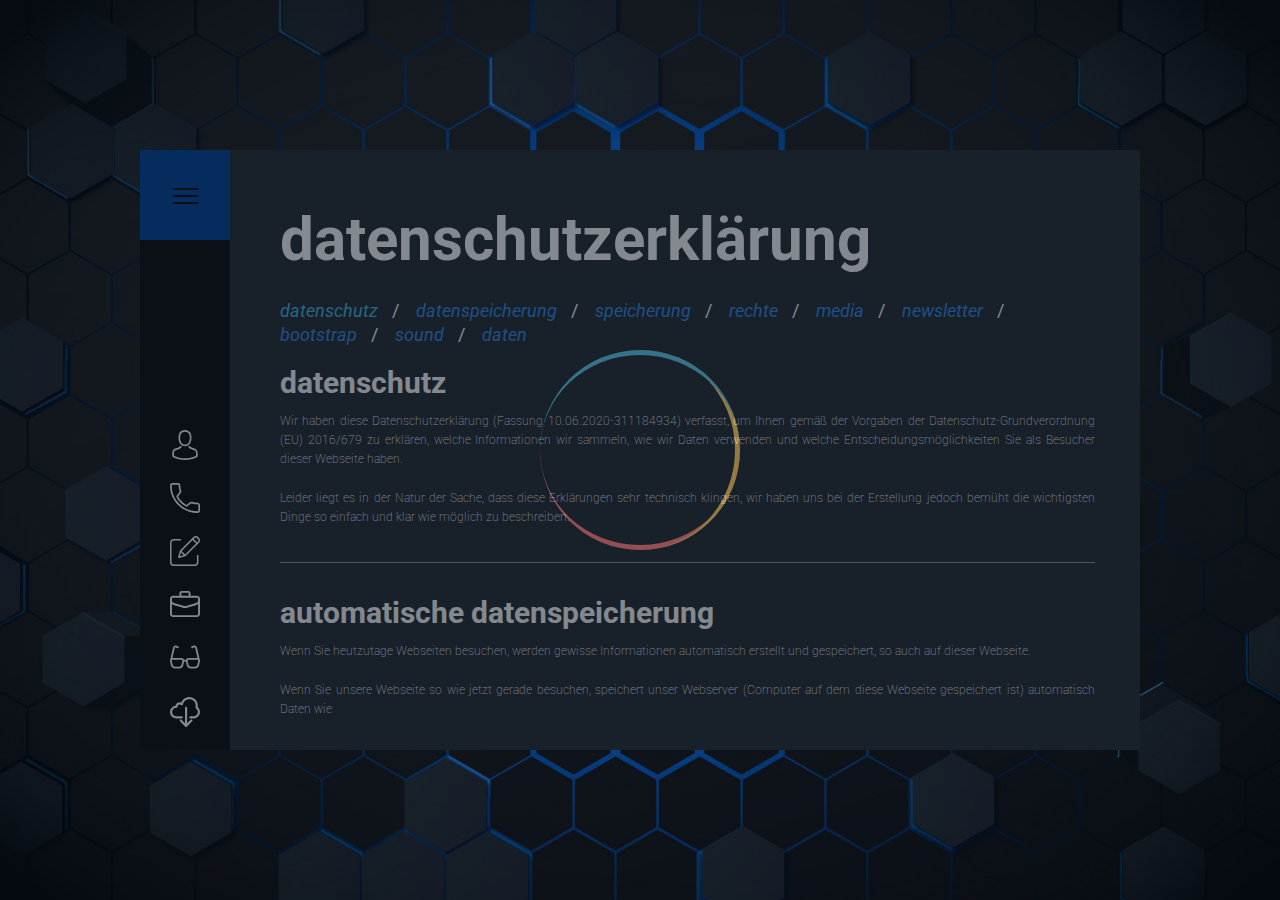
<file: pages/policy.html>
<!doctype html>
<html lang="en">
<head>
  <meta charset="utf-8">
  <!-- fonts -->
  <link href="https://fonts.googleapis.com/css2?family=Roboto:ital,wght@0,100;0,300;0,400;0,500;0,700;0,900;1,100;1,300;1,400;1,500&display=swap" rel="stylesheet">
  <!-- viewport -->
  <meta name="viewport" content="width = device-width, height = device-height, initial-scale = 1.0, user-scalable=yes">
  <!-- css -->
  <link rel="stylesheet" href="../css/style.css" type="text/css">
  <!-- favicons-->
  <link rel="apple-touch-icon" sizes="180x180" href="../favicon/apple-touch-icon.png">
  <link rel="icon" type="image/png" sizes="32x32" href="../favicon/favicon-32x32.png">
  <link rel="icon" type="image/png" sizes="16x16" href="../favicon/favicon-16x16.png">
  <link rel="manifest" href="../favicon/site.webmanifest">
  <title>Policy</title>
  <!--script-->
  <script type="text/javascript" src="../js/jquery-3.5.1.min.js"></script>
  <script type="text/javascript" src="../js/main.js"></script>
</head>

<body>
  <!--Preloader-->
  <div class="preloader">
    <div class="preloader-content">
      <div class="preloader-first"></div>
      <div class="preloader-second"></div>
      <div class="preloader-third"></div>
    </div>
  </div>

  <!-- Sprite -->
  <svg style="display: none;">
    <symbol id="profile" viewBox="0 0 482.9 482.9">
      <g>
        <path d="M239.7,260.2c0.5,0,1,0,1.6,0c0.2,0,0.4,0,0.6,0c0.3,0,0.7,0,1,0c29.3-0.5,53-10.8,70.5-30.5
            c38.5-43.4,32.1-117.8,31.4-124.9c-2.5-53.3-27.7-78.8-48.5-90.7C280.8,5.2,262.7,0.4,242.5,0h-0.7c-0.1,0-0.3,0-0.4,0h-0.6
            c-11.1,0-32.9,1.8-53.8,13.7c-21,11.9-46.6,37.4-49.1,91.1c-0.7,7.1-7.1,81.5,31.4,124.9C186.7,249.4,210.4,259.7,239.7,260.2z
            M164.6,107.3c0-0.3,0.1-0.6,0.1-0.8c3.3-71.7,54.2-79.4,76-79.4h0.4c0.2,0,0.5,0,0.8,0c27,0.6,72.9,11.6,76,79.4
            c0,0.3,0,0.6,0.1,0.8c0.1,0.7,7.1,68.7-24.7,104.5c-12.6,14.2-29.4,21.2-51.5,21.4c-0.2,0-0.3,0-0.5,0l0,0c-0.2,0-0.3,0-0.5,0
            c-22-0.2-38.9-7.2-51.4-21.4C157.7,176.2,164.5,107.9,164.6,107.3z" />
        <path d="M446.8,383.6c0-0.1,0-0.2,0-0.3c0-0.8-0.1-1.6-0.1-2.5c-0.6-19.8-1.9-66.1-45.3-80.9c-0.3-0.1-0.7-0.2-1-0.3
            c-45.1-11.5-82.6-37.5-83-37.8c-6.1-4.3-14.5-2.8-18.8,3.3c-4.3,6.1-2.8,14.5,3.3,18.8c1.7,1.2,41.5,28.9,91.3,41.7
            c23.3,8.3,25.9,33.2,26.6,56c0,0.9,0,1.7,0.1,2.5c0.1,9-0.5,22.9-2.1,30.9c-16.2,9.2-79.7,41-176.3,41
            c-96.2,0-160.1-31.9-176.4-41.1c-1.6-8-2.3-21.9-2.1-30.9c0-0.8,0.1-1.6,0.1-2.5c0.7-22.8,3.3-47.7,26.6-56
            c49.8-12.8,89.6-40.6,91.3-41.7c6.1-4.3,7.6-12.7,3.3-18.8c-4.3-6.1-12.7-7.6-18.8-3.3c-0.4,0.3-37.7,26.3-83,37.8
            c-0.4,0.1-0.7,0.2-1,0.3c-43.4,14.9-44.7,61.2-45.3,80.9c0,0.9,0,1.7-0.1,2.5c0,0.1,0,0.2,0,0.3c-0.1,5.2-0.2,31.9,5.1,45.3
            c1,2.6,2.8,4.8,5.2,6.3c3,2,74.9,47.8,195.2,47.8s192.2-45.9,195.2-47.8c2.3-1.5,4.2-3.7,5.2-6.3
            C447,415.5,446.9,388.8,446.8,383.6z" />
      </g>
    </symbol>
    <symbol id="phone" viewBox="0 0 384 384">
      <g>
        <path d="M353.188,252.052c-23.51,0-46.594-3.677-68.469-10.906c-10.906-3.719-23.323-0.833-30.438,6.417l-43.177,32.594
            c-50.073-26.729-80.917-57.563-107.281-107.26l31.635-42.052c8.219-8.208,11.167-20.198,7.635-31.448
            c-7.26-21.99-10.948-45.063-10.948-68.583C132.146,13.823,118.323,0,101.333,0H30.812C13.823,0,0,13.823,0,30.812
            C0,225.563,158.438,384,353.188,384c16.99,0,30.813-13.823,30.813-30.813v-70.323C384,265.875,370.177,252.052,353.188,252.052z
            M362.667,353.188c0,5.229-4.25,9.479-9.479,9.479c-182.99,0-331.854-148.865-331.854-331.854c0-5.229,4.25-9.479,9.479-9.479
            h70.521c5.229,0,9.479,4.25,9.479,9.479c0,25.802,4.052,51.125,11.979,75.115c1.104,3.542,0.208,7.208-3.375,10.938L82.75,165.427
            c-2.458,3.26-2.844,7.625-1,11.26c29.927,58.823,66.292,95.188,125.531,125.542c3.604,1.885,8.021,1.49,11.292-0.979
            l49.677-37.635c2.51-2.51,6.271-3.406,9.667-2.25c24.156,7.979,49.479,12.021,75.271,12.021c5.229,0,9.479,4.25,9.479,9.479
            V353.188z" />
      </g>
    </symbol>
    <symbol id="note" viewBox="0 -1 401.52289 401">
      <g>
        <path
          d="m370.589844 250.972656c-5.523438 0-10 4.476563-10 10v88.789063c-.019532 16.5625-13.4375 29.984375-30 30h-280.589844c-16.5625-.015625-29.980469-13.4375-30-30v-260.589844c.019531-16.558594 13.4375-29.980469 30-30h88.789062c5.523438 0 10-4.476563 10-10 0-5.519531-4.476562-10-10-10h-88.789062c-27.601562.03125-49.96875 22.398437-50 50v260.59375c.03125 27.601563 22.398438 49.96875 50 50h280.589844c27.601562-.03125 49.96875-22.398437 50-50v-88.792969c0-5.523437-4.476563-10-10-10zm0 0" />
        <path
          d="m376.628906 13.441406c-17.574218-17.574218-46.066406-17.574218-63.640625 0l-178.40625 178.40625c-1.222656 1.222656-2.105469 2.738282-2.566406 4.402344l-23.460937 84.699219c-.964844 3.472656.015624 7.191406 2.5625 9.742187 2.550781 2.546875 6.269531 3.527344 9.742187 2.566406l84.699219-23.464843c1.664062-.460938 3.179687-1.34375 4.402344-2.566407l178.402343-178.410156c17.546875-17.585937 17.546875-46.054687 0-63.640625zm-220.257812 184.90625 146.011718-146.015625 47.089844 47.089844-146.015625 146.015625zm-9.40625 18.875 37.621094 37.625-52.039063 14.417969zm227.257812-142.546875-10.605468 10.605469-47.09375-47.09375 10.609374-10.605469c9.761719-9.761719 25.589844-9.761719 35.351563 0l11.738281 11.734375c9.746094 9.773438 9.746094 25.589844 0 35.359375zm0 0" />
      </g>
    </symbol>
    <symbol id="case" viewBox="0 0 503.889 503.889">
      <g>
        <path
          d="m453.727 114.266h-108.576v-43.751c0-20.832-16.948-37.779-37.78-37.779h-110.854c-20.832 0-37.78 16.947-37.78 37.779v43.751h-108.575c-27.66 0-50.162 22.503-50.162 50.162v256.563c0 27.659 22.502 50.161 50.162 50.161h403.565c27.659 0 50.162-22.502 50.162-50.161v-256.563c0-27.659-22.503-50.162-50.162-50.162zm-262.99-43.751c0-3.187 2.593-5.779 5.78-5.779h110.854c3.187 0 5.78 2.593 5.78 5.779v43.751h-122.414zm-158.737 93.913c0-10.015 8.147-18.162 18.162-18.162h403.565c10.014 0 18.162 8.147 18.162 18.162v23.681c0 22.212-14.894 42.061-36.22 48.27l-167.345 48.723c-10.715 3.121-22.043 3.121-32.76 0l-167.344-48.724c-21.326-6.209-36.22-26.057-36.22-48.269zm421.727 274.725h-403.565c-10.014 0-18.162-8.147-18.162-18.161v-167.734c8.063 6.232 17.254 10.927 27.274 13.845 184.859 53.822 175.358 52.341 192.67 52.341 17.541 0 7.595 1.544 192.67-52.341 10.021-2.918 19.212-7.613 27.274-13.845v167.733c.001 10.014-8.147 18.162-18.161 18.162z" />
      </g>
    </symbol>
    <symbol id="glasses" viewBox="0 0 512 512">
      <g>
        <path d="M506.458,295.123L459.77,94.62c-0.019-0.079-0.038-0.158-0.058-0.237c-3.328-13.311-12.386-24.234-24.853-29.968
            c-12.467-5.734-26.655-5.502-38.925,0.634l-26.549,13.274c-7.41,3.705-10.413,12.714-6.708,20.124s12.712,10.413,20.123,6.708
            l26.549-13.274c4.091-2.045,8.819-2.123,12.975-0.211c4.125,1.897,7.13,5.498,8.26,9.891l39.655,170.301
            c-1.076-0.077-2.156-0.13-3.245-0.13H315.191c-13.534,0-26.219,6.003-34.798,16.469c-3.757,4.582-6.52,9.768-8.217,15.263
            c-10.651-2.338-21.702-2.338-32.353,0c-1.697-5.496-4.46-10.682-8.217-15.263c-8.581-10.467-21.264-16.47-34.798-16.47H45.004
            c-1.088,0-2.168,0.053-3.244,0.13l39.655-170.3c1.129-4.393,4.134-7.994,8.259-9.891c4.156-1.911,8.886-1.834,12.976,0.211
            l26.549,13.274c7.41,3.705,16.418,0.701,20.123-6.708c3.705-7.41,0.702-16.419-6.708-20.124l-26.549-13.274
            c-12.271-6.136-26.461-6.367-38.927-0.634c-12.466,5.736-21.524,16.658-24.851,29.97c-0.021,0.079-0.039,0.157-0.058,0.236
            L5.541,295.123c-5.056,9.206-6.764,19.923-4.662,30.432l13.176,65.881c6.987,34.933,37.915,60.288,73.541,60.288h66.62
            c35.625,0,66.554-25.355,73.541-60.288l11.289-56.439c10.857-4.392,23.055-4.392,33.91,0l11.289,56.439
            c6.986,34.933,37.914,60.289,73.541,60.289h66.62c35.625,0,66.554-25.355,73.541-60.288l13.176-65.88
            C513.222,315.046,511.514,304.329,506.458,295.123z M211.516,319.672l-13.176,65.88c-4.192,20.96-22.749,36.173-44.124,36.173
            h-66.62c-21.375,0-39.932-15.213-44.124-36.173l-13.176-65.881c-0.885-4.424,0.248-8.962,3.108-12.45
            c2.86-3.489,7.088-5.49,11.599-5.49h151.806c4.512,0,8.739,2.001,11.599,5.49C211.268,310.71,212.401,315.248,211.516,319.672z
            M481.703,319.672l-13.176,65.88c-4.192,20.96-22.749,36.173-44.124,36.173h-66.62c-21.376,0-39.933-15.212-44.124-36.173
            l-13.176-65.881c-0.885-4.424,0.248-8.963,3.108-12.451s7.088-5.49,11.599-5.49h151.805c4.512,0,8.74,2.001,11.6,5.49
            C481.455,310.71,482.588,315.248,481.703,319.672z" />
      </g>
    </symbol>
    <symbol id="cloud" viewBox="0 0 477.827 477.827">
      <g>
        <path d="M441.537,160.625c1.489-7.981,2.243-16.082,2.253-24.201C443.699,61.019,382.498-0.035,307.093,0.056
            c-57.402,0.069-108.63,36.034-128.194,89.999c-35.029-13.944-74.73,3.148-88.675,38.177c-1.207,3.032-2.195,6.146-2.956,9.319
            c-55.932,8.365-94.492,60.488-86.127,116.42c7.502,50.163,50.596,87.275,101.316,87.254h85.333
            c9.426,0,17.067-7.641,17.067-17.067c0-9.426-7.641-17.067-17.067-17.067h-85.333c-37.703,0-68.267-30.564-68.267-68.267
            s30.564-68.267,68.267-68.267c9.426,0,17.067-7.641,17.067-17.067c0.031-18.851,15.338-34.108,34.189-34.077
            c8.915,0.015,17.471,3.517,23.837,9.757c6.713,6.616,17.519,6.537,24.135-0.176c2.484-2.521,4.123-5.751,4.69-9.245
            c9.264-55.733,61.954-93.403,117.687-84.139c55.733,9.264,93.403,61.954,84.139,117.687c-0.552,3.323-1.269,6.617-2.146,9.869
            c-1.962,7.124,0.883,14.701,7.049,18.773c31.416,20.845,39.985,63.212,19.139,94.628c-12.617,19.015-33.9,30.468-56.72,30.522
            h-51.2c-9.426,0-17.067,7.641-17.067,17.067c0,9.426,7.641,17.067,17.067,17.067h51.2
            c56.554-0.053,102.357-45.943,102.303-102.497C477.798,208.625,464.526,180.06,441.537,160.625z" />
        <path d="M353.07,363.292c-6.614-6.387-17.099-6.387-23.712,0l-56.235,56.201V170.558c0-9.426-7.641-17.067-17.067-17.067
            c-9.426,0-17.067,7.641-17.067,17.067v248.934l-56.201-56.201c-6.78-6.548-17.584-6.36-24.132,0.419
            c-6.388,6.614-6.388,17.099,0,23.713l85.333,85.333c6.656,6.673,17.463,6.687,24.136,0.03c0.01-0.01,0.02-0.02,0.031-0.03
            l85.333-85.333C360.038,380.644,359.85,369.84,353.07,363.292z" />
      </g>
    </symbol>
    <symbol id="facebook" viewBox="0 0 96.124 96.123">
      <g>
        <path
          d="M72.089,0.02L59.624,0C45.62,0,36.57,9.285,36.57,23.656v10.907H24.037c-1.083,0-1.96,0.878-1.96,1.961v15.803
        c0,1.083,0.878,1.96,1.96,1.96h12.533v39.876c0,1.083,0.877,1.96,1.96,1.96h16.352c1.083,0,1.96-0.878,1.96-1.96V54.287h14.654
        c1.083,0,1.96-0.877,1.96-1.96l0.006-15.803c0-0.52-0.207-1.018-0.574-1.386c-0.367-0.368-0.867-0.575-1.387-0.575H56.842v-9.246
        c0-4.444,1.059-6.7,6.848-6.7l8.397-0.003c1.082,0,1.959-0.878,1.959-1.96V1.98C74.046,0.899,73.17,0.022,72.089,0.02z" />
      </g>
    </symbol>
    <symbol id="dribbble" viewBox="0 0 438.533 438.533">
      <g>
        <path d="M409.133,109.203c-19.608-33.592-46.205-60.189-79.798-79.796C295.736,9.801,259.058,0,219.273,0
        c-39.781,0-76.47,9.801-110.063,29.407c-33.595,19.604-60.192,46.201-79.8,79.796C9.801,142.8,0,179.489,0,219.267
        c0,39.78,9.804,76.463,29.407,110.062c19.607,33.592,46.204,60.189,79.799,79.798c33.597,19.605,70.283,29.407,110.063,29.407
        s76.47-9.802,110.065-29.407c33.593-19.602,60.189-46.206,79.795-79.798c19.603-33.596,29.403-70.284,29.403-110.062
        C438.533,179.485,428.732,142.795,409.133,109.203z M219.27,31.977c47.201,0,88.41,15.607,123.621,46.82l-3.569,4.993
        c-1.427,2.002-4.996,5.852-10.704,11.565c-5.709,5.708-11.943,11.136-18.699,16.274c-6.762,5.14-15.94,10.992-27.555,17.559
        c-11.611,6.567-23.982,12.328-37.117,17.276c-21.887-40.355-45.296-76.709-70.231-109.064
        C190.055,33.784,204.805,31.977,219.27,31.977z M72.524,103.06c18.271-23.026,40.537-40.73,66.806-53.1
        c23.601,31.405,46.82,67.381,69.662,107.921c-57.862,15.227-115.532,22.841-173.014,22.838
        C42.072,151.98,54.253,126.091,72.524,103.06z M44.54,286.794c-8.376-21.412-12.563-43.923-12.563-67.527
        c0-2.666,0.098-4.665,0.286-5.996c68.905,0,132.955-8.848,192.149-26.553c6.092,11.8,11.136,22.364,15.133,31.693
        c-0.771,0.38-1.999,0.806-3.713,1.283c-1.719,0.476-2.953,0.806-3.721,0.999l-10.561,3.711
        c-7.236,2.666-16.708,7.235-28.409,13.703c-11.704,6.478-24.123,14.182-37.257,23.13c-13.134,8.949-26.696,20.797-40.684,35.553
        c-13.99,14.75-25.743,30.591-35.26,47.53C64.713,327.381,52.914,308.2,44.54,286.794z M219.27,406.56
        c-44.54,0-84.32-14.277-119.343-42.825l4.283,3.142c6.661-14.66,16.462-28.746,29.408-42.257
        c12.944-13.511,25.41-24.413,37.401-32.695c11.991-8.274,25.028-16.077,39.115-23.414c14.084-7.323,23.691-11.991,28.835-13.983
        c5.14-1.998,9.233-3.572,12.278-4.716l0.568-0.287h0.575c18.647,48.916,31.977,96.313,39.968,142.184
        C268.756,401.611,244.397,406.557,219.27,406.56z M376.876,320.479c-14.086,21.796-31.696,39.834-52.817,54.104
        c-7.81-43.776-19.985-88.415-36.549-133.902c37.877-5.907,76.8-3.142,116.771,8.274
        C400.092,274.841,390.955,298.687,376.876,320.479z M403.706,216.698c-1.903-0.378-4.285-0.81-7.139-1.283
        c-2.854-0.473-6.331-1.047-10.424-1.713c-4.087-0.666-8.662-1.283-13.702-1.855c-5.045-0.571-10.421-1.093-16.136-1.569
        c-5.708-0.478-11.8-0.855-18.268-1.143c-6.479-0.284-13.042-0.428-19.705-0.428c-6.656,0-13.657,0.193-20.981,0.571
        c-7.326,0.375-14.414,1.049-21.265,1.999c-0.575-0.953-1.287-2.524-2.143-4.714c-0.855-2.187-1.479-3.855-1.848-4.997
        c-3.621-7.994-7.81-17.036-12.573-27.121c13.134-5.333,25.652-11.469,37.555-18.418c11.892-6.949,21.402-13.131,28.544-18.555
        c7.139-5.43,13.895-11.188,20.27-17.277c6.379-6.09,10.513-10.323,12.423-12.703c1.906-2.384,3.713-4.714,5.424-6.995l0.287-0.288
        c27.788,33.88,41.974,72.897,42.538,117.059L403.706,216.698z" />
      </g>
    </symbol>
    <symbol id="linkedin" viewBox="0 0 24 24">
      <g>
        <path
          d="m23.994 24v-.001h.006v-8.802c0-4.306-.927-7.623-5.961-7.623-2.42 0-4.044 1.328-4.707 2.587h-.07v-2.185h-4.773v16.023h4.97v-7.934c0-2.089.396-4.109 2.983-4.109 2.549 0 2.587 2.384 2.587 4.243v7.801z" />
        <path d="m.396 7.977h4.976v16.023h-4.976z" />
        <path
          d="m2.882 0c-1.591 0-2.882 1.291-2.882 2.882s1.291 2.909 2.882 2.909 2.882-1.318 2.882-2.909c-.001-1.591-1.292-2.882-2.882-2.882z" />
      </g>
    </symbol>
    <symbol id="twitter" viewBox="0 -30 612 612">
      <g>
        <path d="M612,116.258c-22.525,9.981-46.694,16.75-72.088,19.772c25.929-15.527,45.777-40.155,55.184-69.411
            c-24.322,14.379-51.169,24.82-79.775,30.48c-22.907-24.437-55.49-39.658-91.63-39.658c-69.334,0-125.551,56.217-125.551,125.513
            c0,9.828,1.109,19.427,3.251,28.606C197.065,206.32,104.556,156.337,42.641,80.386c-10.823,18.51-16.98,40.078-16.98,63.101
            c0,43.559,22.181,81.993,55.835,104.479c-20.575-0.688-39.926-6.348-56.867-15.756v1.568c0,60.806,43.291,111.554,100.693,123.104
            c-10.517,2.83-21.607,4.398-33.08,4.398c-8.107,0-15.947-0.803-23.634-2.333c15.985,49.907,62.336,86.199,117.253,87.194
            c-42.947,33.654-97.099,53.655-155.916,53.655c-10.134,0-20.116-0.612-29.944-1.721c55.567,35.681,121.536,56.485,192.438,56.485
            c230.948,0,357.188-191.291,357.188-357.188l-0.421-16.253C573.872,163.526,595.211,141.422,612,116.258z" />
      </g>
    </symbol>
  </svg><!-- /.sprite -->

  <div class="container">
    <!-- Header -->
    <header class="header">
      <nav class="navigation-wrapper">
        <div class="sandwich">
          <div class="sandwich__line sandwich__line--top"></div>
          <div class="sandwich__line sandwich__line--middle"></div>
          <div class="sandwich__line sandwich__line--bottom"></div>
        </div>
        <div class="navToggle">
          <div class="navigation" id="navigation">
            <ul>
              <li><a href="../index.html">home</a></li>
              <li><a href="about.html">about</a></li>
              <li><a href="resume.html">resume</a></li>
              <li><a href="works.html">works</a></li>
              <li><a href="contact.html">contact</a></li>
              <li><a href="policy.html" class="active">policy</a></li>
            </ul>
          </div>
        </div>
      </nav><!--/.navigation-wrapper-->

      <!--Profile-nav-->
      <div class="profile-wrapper">
        <div class="profile-nav">
          <!-- 1 -->
          <div class="profile-nav__item">
            <a href="thanks.html">
              <svg class="icon">
                <use xlink:href="#profile"></use>
              </svg>
            </a>
            <a href="contact.html">
              <svg class="icon">
                <use xlink:href="#phone"></use>
              </svg>
            </a>
            <a href="contact.html">
              <svg class="icon">
                <use xlink:href="#note"></use>
              </svg>
            </a>
            <a href="resume.html">
              <svg class="icon">
                <use xlink:href="#case"></use>
              </svg>
            </a>
            <a href="blog.html">
              <svg class="icon">
                <use xlink:href="#glasses"></use>
              </svg>
            </a>
          </div>
          <!-- 2 -->
          <div class="profile-nav__item">
            <a href="resume.html">
              <svg class="icon">
                <use xlink:href="#cloud"></use>
              </svg>
            </a>
          </div>
        </div>
      </div><!--/.profile-wrapper-->
    </header><!--/.header-->

    <!--Photo-->
    <div class="my-photo-wrapprer my-photo-wrapprer--hide">
      <div class="my-photo-body">
        <img src="../images/my-photo.jpg" alt="main photo" class="my-photo">
        <h2 class="my-photo__name">Aleksandr Korchikov</h2>
        <div class="my-photo__prof">HTML/CSS Developer</div>
        <div class="social-block">
          <div class="social-block__icons">
            <a href="#">
              <svg class="icon icon--small">
                <use xlink:href="#facebook"></use>
              </svg>
            </a>
            <a href="#">
              <svg class="icon icon--small">
                <use xlink:href="#dribbble"></use>
              </svg>
            </a>
            <a href="#">
              <svg class="icon icon--small">
                <use xlink:href="#linkedin"></use>
              </svg>
            </a>
            <a href="#">
              <svg class="icon icon--small">
                <use xlink:href="#twitter"></use>
              </svg>
            </a>
          </div>
        </div>
      </div>
    </div><!--/.my-photo-wrapper-->

    <!--Policy-->
    <section class="s s-policy">
      <div class="wrapper">
        <a id="top"></a>
        <h1 class="section-title">datenschutzerklärung</h1>
        <!--1 policy-->
        <div class="section-block">
          <ul class="breadcrumbs">
            <li class="breadcrumbs__item">
              <a class="breadcrumbs__link active" href="#datenschutz">datenschutz</a>
            </li>
            <li class="breadcrumbs__item">
              <a class="breadcrumbs__link" href="#datenspeicherung">datenspeicherung</a>
            </li>
            <li class="breadcrumbs__item">
              <a class="breadcrumbs__link" href="#speicherung">speicherung</a>
            </li>
            <li class="breadcrumbs__item">
              <a class="breadcrumbs__link" href="#rechte">rechte</a>
            </li>
            <li class="breadcrumbs__item">
              <a class="breadcrumbs__link" href="#media">media</a>
            </li>
            <li class="breadcrumbs__item">
              <a class="breadcrumbs__link" href="#newsletter">newsletter</a>
            </li>
            <li class="breadcrumbs__item">
              <a class="breadcrumbs__link" href="#bootstrap">bootstrap</a>
            </li>
            <li class="breadcrumbs__item">
              <a class="breadcrumbs__link" href="#sound">sound</a>
            </li>
            <li class="breadcrumbs__item">
              <a class="breadcrumbs__link" href="#daten">daten</a>
            </li>
          </ul>
          <h3 class="section-subtitle">datenschutz</h3>
          <div class="text">
            <p>Wir haben diese Datenschutzerklärung (Fassung 10.06.2020-311184934) verfasst, um Ihnen gemäß der Vorgaben der Datenschutz-Grundverordnung (EU) 2016/679 zu erklären, welche Informationen wir sammeln, wie wir Daten verwenden und welche Entscheidungsmöglichkeiten Sie als Besucher dieser Webseite haben. <br><br> Leider liegt es in der Natur der Sache, dass diese Erklärungen sehr technisch klingen, wir haben uns bei der Erstellung jedoch bemüht die wichtigsten Dinge so einfach und klar wie möglich zu beschreiben.</p>
          </div>
        </div>
        <!--/.section-block-->
        <span class="breakeline"></span>
        <!--2-->
        <div class="section-block">
          <h3 class="section-subtitle" id="datenspeicherung">automatische datenspeicherung</h3>
          <div class="text">
            <p>Wenn Sie heutzutage Webseiten besuchen, werden gewisse Informationen automatisch erstellt und gespeichert, so auch auf dieser Webseite. <br><br> Wenn Sie unsere Webseite so wie jetzt gerade besuchen, speichert unser Webserver (Computer auf dem diese Webseite gespeichert ist) automatisch Daten wie</p><br>
            <ul>
              <li>die Adresse (URL) der aufgerufenen Webseite</li>
              <li>Browser und Browserversion</li>
              <li>das verwendete Betriebssystem</li>
              <li>die Adresse (URL) der zuvor besuchten Seite (Referrer URL)</li>
              <li>den Hostname und die IP-Adresse des Geräts von welchem aus zugegriffen wird</li>
              <li>Datum und Uhrzeit</li>
            </ul>
            <br>
            <p>in Dateien (Webserver-Logfiles). <br><br>In der Regel werden Webserver-Logfiles zwei Wochen gespeichert und danach automatisch gelöscht. Wir geben diese Daten nicht weiter, können jedoch nicht ausschließen, dass diese Daten beim Vorliegen von rechtswidrigem Verhalten eingesehen werden.</p>
          </div>
        </div><!--/.section-block-->
        <span class="breakeline"></span>
        <!--3 -->
        <div class="section-block">
          <h3 class="section-subtitle" id="speicherung">speicherung persönlicher daten</h3>
          <div class="text">
            <p>Persönliche Daten, die Sie uns auf dieser Website elektronisch übermitteln, wie zum Beispiel Name, E-Mail-Adresse, Adresse oder andere persönlichen Angaben im Rahmen der Übermittlung eines Formulars oder Kommentaren im Blog, werden von uns gemeinsam mit dem Zeitpunkt und der IP-Adresse nur zum jeweils angegebenen Zweck verwendet, sicher verwahrt und nicht an Dritte weitergegeben. <br><br>Wir nutzen Ihre persönlichen Daten somit nur für die Kommunikation mit jenen Besuchern, die Kontakt ausdrücklich wünschen und für die Abwicklung der auf dieser Webseite angebotenen Dienstleistungen und Produkte. Wir geben Ihre persönlichen Daten ohne Zustimmung nicht weiter, können jedoch nicht ausschließen, dass diese Daten beim Vorliegen von rechtswidrigem Verhalten eingesehen werden. <br><br>Wenn Sie uns persönliche Daten per E-Mail schicken – somit abseits dieser Webseite – können wir keine sichere Übertragung und den Schutz Ihrer Daten garantieren. Wir empfehlen Ihnen, vertrauliche Daten niemals unverschlüsselt per E-Mail zu übermitteln. <br><br> Die Rechtsgrundlage besteht nach
              <a class="text-link" href="https://eur-lex.europa.eu/legal-content/DE/TXT/HTML/?uri=CELEX:32016R0679&amp;from=DE&amp;tid=311184934" target="_blank" rel="noopener">Artikel 6&nbsp; Absatz 1 a DSGVO</a> (Rechtmäßigkeit der Verarbeitung) darin, dass Sie uns die Einwilligung zur Verarbeitung der von Ihnen eingegebenen Daten geben. Sie können diesen Einwilligung jederzeit widerrufen – eine formlose E-Mail reicht aus, Sie finden unsere Kontaktdaten im Impressum.
            </p>
          </div>
        </div><!--/.section-block-->
        <span class="breakeline"></span>
        <!--4-->
        <div class="section-block">
          <h3 class="section-subtitle" id="rechte">rechte laut datenschutzgrundverordnung</h3>
          <div class="text">
            <p>Ihnen stehen laut den Bestimmungen der DSGVO grundsätzlich die folgende Rechte zu:</p>
            <br>
            <ul>
              <li>Recht auf Berichtigung (Artikel 16 DSGVO)</li>
              <li>Recht auf Löschung („Recht auf Vergessenwerden“) (Artikel 17 DSGVO)</li>
              <li>Recht auf Einschränkung der Verarbeitung (Artikel 18 DSGVO)</li>
              <li>Recht auf Benachrichtigung – Mitteilungspflicht im Zusammenhang mit der Berichtigung oder Löschung personenbezogener Daten oder der Einschränkung der Verarbeitung (Artikel 19 DSGVO)</li>
              <li>Recht auf Datenübertragbarkeit (Artikel 20 DSGVO)</li>
              <li>Widerspruchsrecht (Artikel 21 DSGVO)</li>
              <li>Recht, nicht einer ausschließlich auf einer automatisierten Verarbeitung — einschließlich Profiling — beruhenden Entscheidung unterworfen zu werden (Artikel 22 DSGVO)</li>
            </ul>
            <br>
            <p>Wenn Sie glauben, dass die Verarbeitung Ihrer Daten gegen das Datenschutzrecht verstößt oder Ihre datenschutzrechtlichen Ansprüche sonst in einer Weise verletzt worden sind, können Sie sich an die
              <a class="text-link" href="https://www.bfdi.bund.de" target="_blank" rel="noopener">Bundesbeauftragte für den Datenschutz und die Informationsfreiheit (BfDI)</a> wenden.
            </p>
          </div>
        </div><!--/.section-block-->
        <span class="breakeline"></span>
        <!--5-->
        <div class="section-block">
          <h3 class="section-subtitle" id="media">eingebettete social media elemente datenschutzerklärung</h3>
          <div class="text">
            <p>Wir binden auf unserer Webseite Elemente von Social Media Diensten ein um Bilder, Videos und Texte anzuzeigen. Durch den Besuch von Seiten die diese Elemente darstellen, werden Daten von Ihrem Browser zum jeweiligen Social Media Dienst übertragen und dort gespeichert. Wir haben keinen Zugriff auf diese Daten. Die folgenden Links führen Sie zu den Seiten der jeweiligen Social Media Dienste wo erklärt wird, wie diese mit Ihren Daten umgehen:</p><br>
            <ul>
              <li>Instagram-Datenschutzrichtlinie:
                <a class="text-link" href="https://help.instagram.com/519522125107875?tid=311184934" target="_blank" rel="noopener">https: // help.instagram.com / 519522125107875</a>
              </li>
              <li>Für YouTube gilt die Google Datenschutzerklärung:
                <a class="text-link" href="https://policies.google.com/privacy?hl=de&amp;tid=311184934" target="_blank" rel="noopener">https: // policies.google.com / privacy?hl=de</a>
              </li>
              <li>Facebook-Datenrichtline:
                <a class="text-link" href="https://www.facebook.com/about/privacy?tid=311184934" target="_blank" rel="noopener">https: // www.facebook.com / about/privacy</a>
              </li>
              <li>Twitter Datenschutzrichtlinie:
                <a class="text-link" href="https://twitter.com/de/privacy?tid=311184934" target="_blank" rel="noopener">https: // twitter.com / de / privacy</a>
              </li>
            </ul>
          </div>
        </div><!--/.section-block-->
        <span class="breakeline"></span>
        <!--6-->
        <div class="section-block">
          <h3 class="section-subtitle" id="newsletter">newsletter datenschutzerklärung</h3>
          <div class="text">
            <p>Wenn Sie sich für unseren Newsletter eintragen übermitteln Sie die oben genannten persönlichen Daten und geben uns das Recht Sie per E-Mail zu kontaktieren. Die im Rahmen der Anmeldung zum Newsletter gespeicherten Daten nutzen wir ausschließlich für unseren Newsletter und geben diese nicht weiter. <br><br>Sollten Sie sich vom Newsletter abmelden – Sie finden den Link dafür in jedem Newsletter ganz unten – dann löschen wir alle Daten die mit der Anmeldung zum Newsletter gespeichert wurden.</p>
          </div>
        </div><!--/.section-block-->
        <span class="breakeline"></span>
        <!--7-->
        <div class="section-block">
          <h3 class="section-subtitle" id="bootstrap">bootstrapCDN datenschutzerklärung</h3>
          <div class="text">
            <p>Um Ihnen all unsere einzelnen Webseiten (Unterseiten unserer Website) auf allen Geräten schnell und sicher ausliefern zu können, nutzen wir das Content Delivery Network (CDN) BootstrapCDN des amerikanischen Software-Unternehmens StackPath, LLC 2012 McKinney Ave. Suite 1100, Dallas, TX 75201, USA. <br><br>Ein Content Delivery Network (CDN) ist ein Netzwerk regional verteilter Server, die über das Internet miteinander verbunden sind. Durch dieses Netzwerk können Inhalte, speziell sehr große Dateien, auch bei großen Lastspitzen schnell ausgeliefert werden. <br><br>BootstrapCDN funktioniert so, dass sogenannte JavaScript-Bibliotheken an Ihren Browser ausgeliefert werden. Lädt nun Ihr Browser eine Datei vom BootstrapCDN herunter, wird Ihre IP-Adresse während der Verbindung zum Bootstrap-CDN-Server an das Unternehmen StockPath übermittelt. <br><br>StackPath erwähnt auch in der hauseigenen Datenschutzerklärung, dass das Unternehmen aggregierte und anonymisierte Daten von diversen Diensten (wie BootstrapCDN) für die Erweiterung der Sicherung und für andere StackPath-Dienste und Clients verwenden. All diese Daten können aber keine Person identifizieren.<br><br> Wenn Sie diese Datenübertragung unterbinden wollen, können Sie einen JavaScript-Blocker (siehe beispielsweise
              <a class="text-link" href="https://noscript.net/" target="_blank" rel="noopener noreferrer">https://noscript.net/</a>) installieren oder in Ihrem Browser die Ausführung von JavaScript-Codes deaktivieren. Bitte beachten Sie aber, dass dadurch die Website nicht mehr das gewohnte Service (wie etwa schnelle Ladegeschwindigkeit) bieten kann.<br><br> StackPath ist aktiver Teilnehmer beim EU-U.S. Privacy Shield Framework, wodurch der korrekte und sichere Datentransfer persönlicher Daten geregelt wird. Mehr Informationen dazu finden Sie auf
              <a class="text-link" href="https://www.privacyshield.gov/participant?id=a2zt0000000CbahAAC&amp;status=Active" target="_blank" rel="follow noopener noreferrer">https://www.privacyshield.gov/participant?id=a2zt0000000CbahAAC &amp; status=Active</a>. Mehr Informationen zum Datenschutz bei StackPath bzw. BootstrapCDN finden Sie auf
              <a class="text-link" href="https://www.bootstrapcdn.com/privacy-policy/?tid=311184934" target="_blank" rel="noopener">https://www.bootstrapcdn.com/ privacy-policy/</a>.
            </p>
          </div>
        </div><!--/.section-block-->
        <span class="breakeline"></span>
        <!--8-->
        <div class="section-block">
          <h3 class="section-subtitle" id="sound">soundCloud datenschutzerklärung</h3>
          <div class="text">
            <p>Wir verwenden auf unserer Website Funktionen (Widgets) des Social Media Netzwerks SoundCloud der Firma SoundCloud Limited, Rheinsberger Str. 76/77, 10115 Berlin, Deutschland. Sie erkennen die Widgets am bekannten orangen Logo. Durch die Verwendung von Funktionen wie beispielsweise dem Abspielen von Musik werden Daten an SoundCloud übermittelt, gespeichert und ausgewertet. In dieser Datenschutzerklärung zeigen wir Ihnen, um welche Daten es sich handelt, warum wir SoundCloud verwenden und wie Sie Ihre Daten bzw. die Datenübertragung verwalten oder unterbinden können.</p>
          </div>
          <div class="section-smallsubtitle">Was ist SoundCloud?</div>
          <div class="text">
            <p>Das Social-Media-Netzwerk SoundCloud ist eine Online-Musikplattform, die dem Austausch und der Verteilung von Audiodateien dient. Auf SoundCloud bieten Musiker oder Podcaster ihre Audiodateien zum Downloaden an. Zudem kann man mit SoundCloud die Audiodateien auch in anderen Websites einbinden. Und genau das haben auch wir gemacht. Typisch für SoundCloud sind die grafischen Darstellungen der Audiodateien in Wellenform und die Kommentarleiste. So können angemeldete User Musikstücke bzw. Podcasts jederzeit anhören und kommentieren.</p>
          </div>
          <div class="section-smallsubtitle">Warum verwenden wir SoundCloud auf unserer Webseite?</div>
          <div class="text">
            <p>Unser Ziel ist es, Ihnen auf unserer Webseite den bestmöglichen Service zu liefern. Damit meinen wir nicht nur unsere Produkte oder Dienstleistungen. Zu einem gesamtheitlichen Kundenservice zählt auch, wie wohl Sie sich auf unserer Website fühlen und wie hilfreich unsere Website für Sie ist. Durch die eingebettete SoundCloud-Abspielfunktion können wir Ihnen akustischen Content direkt und frei Haus liefern. Sie müssen nicht zuerst irgendeinen Link folgen, um sich eine Audiodatei anzuhören, sondern können gleich über unsere Webseite starten.</p>
          </div>
          <div class="section-smallsubtitle">Welche Daten werden auf SoundCloud gespeichert?</div>
          <div class="text">
            <p>Sobald Sie eine unserer Webseiten besuchen, die ein Widget (Like- oder Share-Button oder Abspielfunktion) eingebaut hat, verbindet sich Ihr Browser mit einem SoundCloud-Server. Dabei können Daten von Ihnen an SoundCloud übertragen, dort verwaltet und gespeichert werden. Zum Beispiel erfährt SoundCloud auf diese Weise Ihre IP-Adresse und welche Seite (in diesem Fall unsere) Sie wann besucht haben. Wenn Sie ein SoundCloud-Konto haben und angemeldet sind, während Sie auf unserer Webseite surfen, werden die erhobenen Daten direkt Ihrem Konto/Account zugewiesen. Das können Sie nur verhindern, indem Sie sich, während Ihres Aufenthalts auf unserer Website, von SoundCloud abmelden. Neben den oben genannten Informationen werden in den Cookies auch Daten über Ihr Userverhalten gespeichert. Wann immer Sie beispielsweise einen Button klicken, ein Musikstück abspielen oder pausieren wird diese Information in den Cookies gespeichert. Das Widget bzw. SoundCloud ist somit in der Lage, Sie zu erkennen und manchmal wird das Widget auch verwendet, um Ihnen personalisierte Inhalte zu liefern. SoundCloud verwendet nicht nur eigene Cookies, sondern auch Cookies von Drittanbietern wie Facebook oder Google Analytics. Diese Cookies dienen dem Unternehmen mehr Informationen über Ihr Verhalten auf externen Websites und der eigenen Plattform zu erhalten. Wir als Websitebetreiber bekommen durch die verwendeten Cookies von SoundCloud keine Informationen über Ihr Userverhalten. Die Datenübertragung und daher auch die Informationen zu technischen Geräten und Ihrem Verhalten auf der Webseite findet zwischen Ihnen und SoundCloud statt.<br><br> Im Folgenden zeigen wir Cookies, die gesetzt wurden, wenn man auf eine Webseite geht, die SoundCloud-Funktionen eingebunden hat. Diese Liste ist nur ein Beispiel möglicher Cookies und kann keinen Anspruch auf Vollständigkeit erheben. Bei diesem Beispiel hat der User kein SoundCloud-Konto:<br><br>
              <b>Name:</b> sc_anonymous_id <br>
              <b>Wert:</b> 208165-986996-398971-423805311184934-0 <br>
              <b>Verwendungszweck:</b> Dieses Cookie macht es erst möglich, Dateien oder andere Inhalte in Websites einzubinden und speichert eine User-ID. <br>
              <b>Ablaufdatum:</b> nach 10 Jahren<br><br>
              <b>Anmerkung:</b> Das Cookie sc_anonymous_id wird sofort gesetzt, wenn Sie auf einer unserer Webseiten sind, die eine Soundcloud-Funktion eingebaut hat. Dafür müssen Sie mit der Funktion noch nicht interagieren.<br><br>
              <b>Name:</b> __qca <br>
              <b>Wert:</b> P0-1223379886-1579605792812311184934-7 <br>
              <b>Verwendungszweck:</b> Dieses Cookie ist ein Drittanbieter-Cookie von Quantcast und sammelt Daten wie beispielsweise wie oft Sie die Seite besuchen oder wie lange Sie auf der Seite bleiben. Die gesammelten Informationen werden dann an SoundCloud weitergegeben. <br>
              <b>Ablaufdatum:</b> nach einem Jahr<br><br>
              <b>Name:</b> Sclocale <br>
              <b>Wert:</b> de <br>
              <b>Verwendungszweck:</b> Das Cookie speichert die Spracheinstellung, die Sie voreingestellt haben. <br>
              <b>Ablaufdatum:</b> nach einem Jahr<br>
              <br>
              <b>Name:</b> _soundcloud_session <br>
              <b>Wert:</b> / <br>
              <b>Verwendungszweck:</b> Zu diesem Cookie konnten wir keine konkreten Informationen in Erfahrung bringen. <br>
              <b>Ablaufdatum:</b> nach Sitzungsende<br><br>
              <b>Name:</b> _session_auth_key <br>
              <b>Wert:</b> / <br>
              <b>Verwendungszweck:</b> Mit Hilfe des Cookies können Sitzungsinformationen (also Userverhalten) gespeichert werden und eine Client-Anfrage authentifiziert werden. <br>
              <b>Ablaufdatum:</b> nach 10 Jahren<br><br> Zudem verwendet SoundCloud auch weitere Drittanbieter-Cookies wie _fbp, _ga, gid von Facebook und Google Analytics. All die in den Cookies gespeicherten Informationen nutzt SoundCloud, um die eigenen Dienste zu verbessern und personalisierte Werbung auszuspielen.
            </p>
          </div>
        </div><!--/.section-block-->
        <span class="breakeline"></span>
        <!--9-->
        <div class="section-block">
          <h3 class="section-subtitle" id="daten">wie lange und wo werden die daten gespeichert?</h3>
          <div class="text">
            <p>Grundsätzlich bleiben die erhobenen Daten bei SoundCloud gespeichert, solange ein User-Konto besteht oder es für SoundCloud nötig ist, um die betriebswirtschaftlichen Ziele zu erreichen. Wie lange genau gespeichert wird ändert sich abhängig vom Kontext und den rechtlichen Verpflichtungen. Auch wenn Sie kein Konto haben und personenbezogene Daten gespeichert wurden, haben Sie das Recht die Datenlöschung zu beantragen.</p>
          </div>
        </div><!--/.section-block-->
        <span class="breakeline"></span>
        <!--10-->
        <div class="section-block">
          <h3 class="section-subtitle" id="">wie kann ich meine daten löschen bzw. die datenspeicherung verhindern?</h3>
          <div class="text">
            <p>Wenn Sie ein SoundCloud-Konto haben, können Sie über „Einstellungen“ die Datenverarbeitung verwalten bzw. Ihr ganzes Konto löschen. Sie können aber auch Cookies in Ihrem Browser genau nach Ihren Ansprüchen verwalten, löschen oder deaktivieren. Die Herangehensweise hängt immer von Ihrem verwendeten Browser ab. Falls Sie sich zum Löschen oder Deaktivieren von Cookies entscheiden, nehmen Sie bitte zu Kenntnis, dass dann möglicherweise nicht mehr alle Funktionen verfügbar sind. In den folgenden Anleitungen steht, wie Sie Cookies in Ihrem Browser verwalten, löschen oder deaktivieren können.<br><br>
              <a class="text-link" href="https://support.google.com/chrome/answer/95647?tid=311184934" target="_blank" rel="noopener noreferrer">Chrome: Cookies in Chrome löschen, aktivieren und verwalten</a><br><br>
              <a class="text-link" href="https://support.apple.com/de-at/guide/safari/sfri11471/mac?tid=311184934" target="_blank" rel="noopener noreferrer">Safari: Verwalten von Cookies und Websitedaten mit Safari</a><br><br>
              <a class="text-link" href="https://support.mozilla.org/de/kb/cookies-und-website-daten-in-firefox-loschen?tid=311184934" target="_blank" rel="noopener noreferrer">Firefox: Cookies löschen, um Daten zu entfernen, die Websites auf Ihrem Computer abgelegt haben</a><br><br>
              <a class="text-link" href="https://support.microsoft.com/de-at/help/17442/windows-internet-explorer-delete-manage-cookies?tid=311184934" target="_blank" rel="noopener noreferrer">Internet Explorer: Löschen und Verwalten von Cookies</a><br><br>
              <a class="text-link" href="https://support.microsoft.com/de-at/help/4027947/windows-delete-cookies?tid=311184934" target="_blank" rel="noopener noreferrer">Microsoft Edge: Löschen und Verwalten von Cookies</a><br><br> Wir hoffen, wir haben Ihnen einen guten Überblick über den Datenverkehr durch SoundCloud geliefert. Wenn Sie mehr über die Datenschutzrichtlinien und dem allgemeinen Umgang mit Daten durch SoundCloud erfahren wollen, empfehlen wir Ihnen die Datenschutzerklärung des Unternehmens unter https://soundcloud.com/pages/privacy.<br><br>
              <b>Quelle:</b> Erstellt mit dem Datenschutz Generator von AdSimple in Kooperation mit
              <a class="text-link" href="https://www.fashiongott.de" target="_blank" rel="follow" title="">fashiongott.de</a>
            </p>
          </div>
        </div><!--/.section-block-->
        <span class="breakeline"></span>
        <!--11 to top-->
        <div class="section-block">
          <div class="button">
            <a class="btn" href="#top">
              <div class="btn__inner">
                <span class="btn__text">to top</span>
              </div>
            </a>
          </div>
        </div><!--/.section-block-->
      </div><!--/.wrapper-->
    </section><!--/.s-policy-->
  </div><!-- /.container-->

  <!--JS-->
  <script type="text/javascript" src="../js/jquery-3.5.1.min.js" defer></script>
  <script type="text/javascript" src="../js/main.js" defer></script>
  <!--preloader-->
  <script src="../js/preloader.js" defer></script>
</body>
</html>
</file>
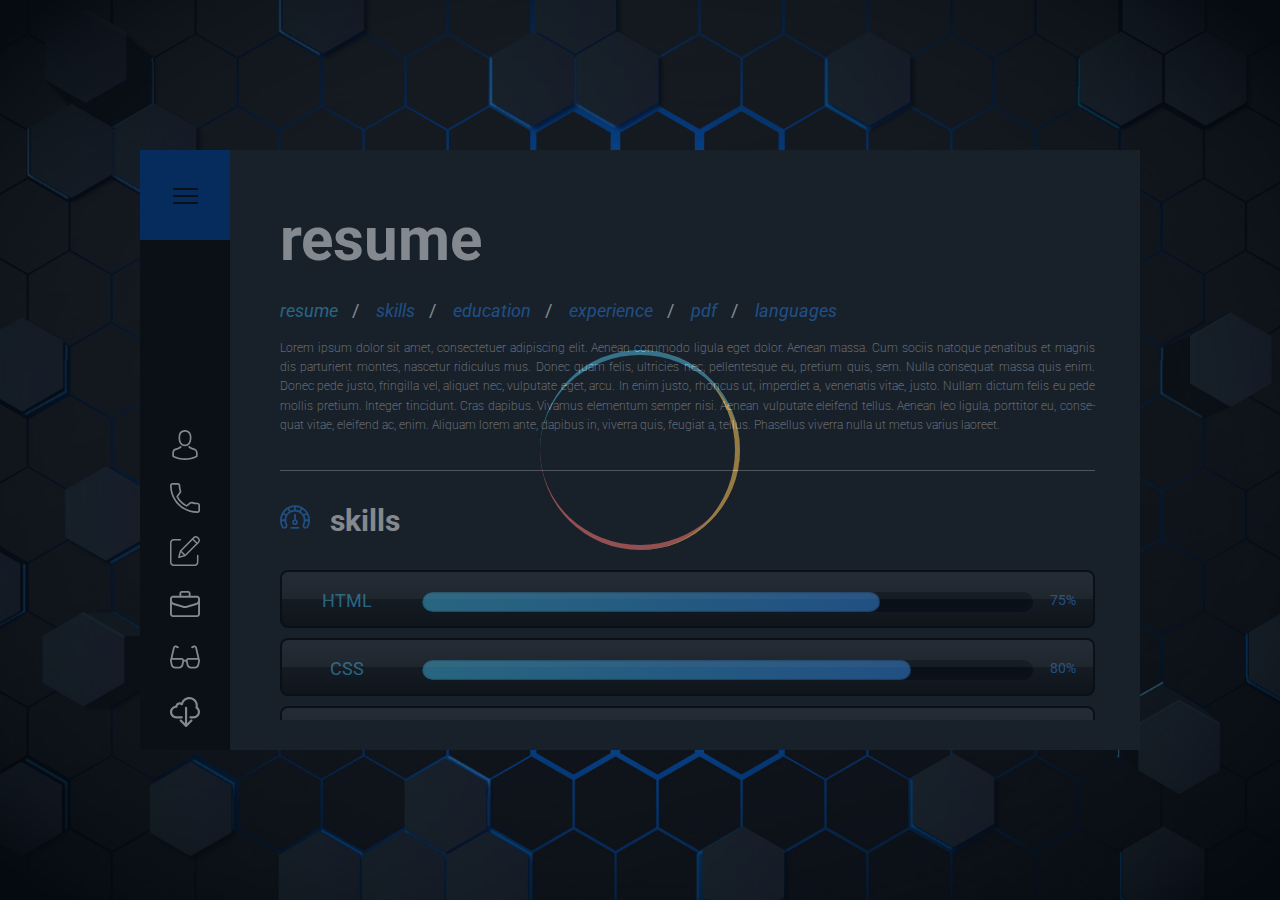
<file: pages/resume.html>
<!doctype html>
<html lang="en">
<head>
  <meta charset="utf-8">
  <!-- fonts -->
  <link href="https://fonts.googleapis.com/css2?family=Roboto:ital,wght@0,100;0,300;0,400;0,500;0,700;0,900;1,100;1,300;1,400;1,500&display=swap" rel="stylesheet">
  <!-- viewport -->
  <meta name="viewport" content="width = device-width, height = device-height, initial-scale = 1.0, user-scalable=yes">
  <!-- css -->
  <link rel="stylesheet" href="../css/style.css" type="text/css">
  <!-- favicons-->
  <link rel="apple-touch-icon" sizes="180x180" href="../favicon/apple-touch-icon.png">
  <link rel="icon" type="image/png" sizes="32x32" href="../favicon/favicon-32x32.png">
  <link rel="icon" type="image/png" sizes="16x16" href="../favicon/favicon-16x16.png">
  <link rel="manifest" href="../favicon/site.webmanifest">
  <title>Resume</title>
  <!--script-->
  <script type="text/javascript" src="../js/jquery-3.5.1.min.js"></script>
  <script type="text/javascript" src="../js/main.js"></script>
</head>

<body>
  <!--Preloader-->
  <div class="preloader">
    <div class="preloader-content">
      <div class="preloader-first"></div>
      <div class="preloader-second"></div>
      <div class="preloader-third"></div>
    </div>
  </div>

  <!-- Sprite -->
  <svg style="display: none;">
    <symbol id="profile" viewBox="0 0 482.9 482.9">
      <g>
        <path d="M239.7,260.2c0.5,0,1,0,1.6,0c0.2,0,0.4,0,0.6,0c0.3,0,0.7,0,1,0c29.3-0.5,53-10.8,70.5-30.5
            c38.5-43.4,32.1-117.8,31.4-124.9c-2.5-53.3-27.7-78.8-48.5-90.7C280.8,5.2,262.7,0.4,242.5,0h-0.7c-0.1,0-0.3,0-0.4,0h-0.6
            c-11.1,0-32.9,1.8-53.8,13.7c-21,11.9-46.6,37.4-49.1,91.1c-0.7,7.1-7.1,81.5,31.4,124.9C186.7,249.4,210.4,259.7,239.7,260.2z
            M164.6,107.3c0-0.3,0.1-0.6,0.1-0.8c3.3-71.7,54.2-79.4,76-79.4h0.4c0.2,0,0.5,0,0.8,0c27,0.6,72.9,11.6,76,79.4
            c0,0.3,0,0.6,0.1,0.8c0.1,0.7,7.1,68.7-24.7,104.5c-12.6,14.2-29.4,21.2-51.5,21.4c-0.2,0-0.3,0-0.5,0l0,0c-0.2,0-0.3,0-0.5,0
            c-22-0.2-38.9-7.2-51.4-21.4C157.7,176.2,164.5,107.9,164.6,107.3z" />
        <path d="M446.8,383.6c0-0.1,0-0.2,0-0.3c0-0.8-0.1-1.6-0.1-2.5c-0.6-19.8-1.9-66.1-45.3-80.9c-0.3-0.1-0.7-0.2-1-0.3
            c-45.1-11.5-82.6-37.5-83-37.8c-6.1-4.3-14.5-2.8-18.8,3.3c-4.3,6.1-2.8,14.5,3.3,18.8c1.7,1.2,41.5,28.9,91.3,41.7
            c23.3,8.3,25.9,33.2,26.6,56c0,0.9,0,1.7,0.1,2.5c0.1,9-0.5,22.9-2.1,30.9c-16.2,9.2-79.7,41-176.3,41
            c-96.2,0-160.1-31.9-176.4-41.1c-1.6-8-2.3-21.9-2.1-30.9c0-0.8,0.1-1.6,0.1-2.5c0.7-22.8,3.3-47.7,26.6-56
            c49.8-12.8,89.6-40.6,91.3-41.7c6.1-4.3,7.6-12.7,3.3-18.8c-4.3-6.1-12.7-7.6-18.8-3.3c-0.4,0.3-37.7,26.3-83,37.8
            c-0.4,0.1-0.7,0.2-1,0.3c-43.4,14.9-44.7,61.2-45.3,80.9c0,0.9,0,1.7-0.1,2.5c0,0.1,0,0.2,0,0.3c-0.1,5.2-0.2,31.9,5.1,45.3
            c1,2.6,2.8,4.8,5.2,6.3c3,2,74.9,47.8,195.2,47.8s192.2-45.9,195.2-47.8c2.3-1.5,4.2-3.7,5.2-6.3
            C447,415.5,446.9,388.8,446.8,383.6z" />
      </g>
    </symbol>
    <symbol id="phone" viewBox="0 0 384 384">
      <g>
        <path d="M353.188,252.052c-23.51,0-46.594-3.677-68.469-10.906c-10.906-3.719-23.323-0.833-30.438,6.417l-43.177,32.594
            c-50.073-26.729-80.917-57.563-107.281-107.26l31.635-42.052c8.219-8.208,11.167-20.198,7.635-31.448
            c-7.26-21.99-10.948-45.063-10.948-68.583C132.146,13.823,118.323,0,101.333,0H30.812C13.823,0,0,13.823,0,30.812
            C0,225.563,158.438,384,353.188,384c16.99,0,30.813-13.823,30.813-30.813v-70.323C384,265.875,370.177,252.052,353.188,252.052z
            M362.667,353.188c0,5.229-4.25,9.479-9.479,9.479c-182.99,0-331.854-148.865-331.854-331.854c0-5.229,4.25-9.479,9.479-9.479
            h70.521c5.229,0,9.479,4.25,9.479,9.479c0,25.802,4.052,51.125,11.979,75.115c1.104,3.542,0.208,7.208-3.375,10.938L82.75,165.427
            c-2.458,3.26-2.844,7.625-1,11.26c29.927,58.823,66.292,95.188,125.531,125.542c3.604,1.885,8.021,1.49,11.292-0.979
            l49.677-37.635c2.51-2.51,6.271-3.406,9.667-2.25c24.156,7.979,49.479,12.021,75.271,12.021c5.229,0,9.479,4.25,9.479,9.479
            V353.188z" />
      </g>
    </symbol>
    <symbol id="note" viewBox="0 -1 401.52289 401">
      <g>
        <path
          d="m370.589844 250.972656c-5.523438 0-10 4.476563-10 10v88.789063c-.019532 16.5625-13.4375 29.984375-30 30h-280.589844c-16.5625-.015625-29.980469-13.4375-30-30v-260.589844c.019531-16.558594 13.4375-29.980469 30-30h88.789062c5.523438 0 10-4.476563 10-10 0-5.519531-4.476562-10-10-10h-88.789062c-27.601562.03125-49.96875 22.398437-50 50v260.59375c.03125 27.601563 22.398438 49.96875 50 50h280.589844c27.601562-.03125 49.96875-22.398437 50-50v-88.792969c0-5.523437-4.476563-10-10-10zm0 0" />
        <path
          d="m376.628906 13.441406c-17.574218-17.574218-46.066406-17.574218-63.640625 0l-178.40625 178.40625c-1.222656 1.222656-2.105469 2.738282-2.566406 4.402344l-23.460937 84.699219c-.964844 3.472656.015624 7.191406 2.5625 9.742187 2.550781 2.546875 6.269531 3.527344 9.742187 2.566406l84.699219-23.464843c1.664062-.460938 3.179687-1.34375 4.402344-2.566407l178.402343-178.410156c17.546875-17.585937 17.546875-46.054687 0-63.640625zm-220.257812 184.90625 146.011718-146.015625 47.089844 47.089844-146.015625 146.015625zm-9.40625 18.875 37.621094 37.625-52.039063 14.417969zm227.257812-142.546875-10.605468 10.605469-47.09375-47.09375 10.609374-10.605469c9.761719-9.761719 25.589844-9.761719 35.351563 0l11.738281 11.734375c9.746094 9.773438 9.746094 25.589844 0 35.359375zm0 0" />
      </g>
    </symbol>
    <symbol id="case" viewBox="0 0 503.889 503.889">
      <g>
        <path
          d="m453.727 114.266h-108.576v-43.751c0-20.832-16.948-37.779-37.78-37.779h-110.854c-20.832 0-37.78 16.947-37.78 37.779v43.751h-108.575c-27.66 0-50.162 22.503-50.162 50.162v256.563c0 27.659 22.502 50.161 50.162 50.161h403.565c27.659 0 50.162-22.502 50.162-50.161v-256.563c0-27.659-22.503-50.162-50.162-50.162zm-262.99-43.751c0-3.187 2.593-5.779 5.78-5.779h110.854c3.187 0 5.78 2.593 5.78 5.779v43.751h-122.414zm-158.737 93.913c0-10.015 8.147-18.162 18.162-18.162h403.565c10.014 0 18.162 8.147 18.162 18.162v23.681c0 22.212-14.894 42.061-36.22 48.27l-167.345 48.723c-10.715 3.121-22.043 3.121-32.76 0l-167.344-48.724c-21.326-6.209-36.22-26.057-36.22-48.269zm421.727 274.725h-403.565c-10.014 0-18.162-8.147-18.162-18.161v-167.734c8.063 6.232 17.254 10.927 27.274 13.845 184.859 53.822 175.358 52.341 192.67 52.341 17.541 0 7.595 1.544 192.67-52.341 10.021-2.918 19.212-7.613 27.274-13.845v167.733c.001 10.014-8.147 18.162-18.161 18.162z" />
      </g>
    </symbol>
    <symbol id="glasses" viewBox="0 0 512 512">
      <g>
        <path d="M506.458,295.123L459.77,94.62c-0.019-0.079-0.038-0.158-0.058-0.237c-3.328-13.311-12.386-24.234-24.853-29.968
            c-12.467-5.734-26.655-5.502-38.925,0.634l-26.549,13.274c-7.41,3.705-10.413,12.714-6.708,20.124s12.712,10.413,20.123,6.708
            l26.549-13.274c4.091-2.045,8.819-2.123,12.975-0.211c4.125,1.897,7.13,5.498,8.26,9.891l39.655,170.301
            c-1.076-0.077-2.156-0.13-3.245-0.13H315.191c-13.534,0-26.219,6.003-34.798,16.469c-3.757,4.582-6.52,9.768-8.217,15.263
            c-10.651-2.338-21.702-2.338-32.353,0c-1.697-5.496-4.46-10.682-8.217-15.263c-8.581-10.467-21.264-16.47-34.798-16.47H45.004
            c-1.088,0-2.168,0.053-3.244,0.13l39.655-170.3c1.129-4.393,4.134-7.994,8.259-9.891c4.156-1.911,8.886-1.834,12.976,0.211
            l26.549,13.274c7.41,3.705,16.418,0.701,20.123-6.708c3.705-7.41,0.702-16.419-6.708-20.124l-26.549-13.274
            c-12.271-6.136-26.461-6.367-38.927-0.634c-12.466,5.736-21.524,16.658-24.851,29.97c-0.021,0.079-0.039,0.157-0.058,0.236
            L5.541,295.123c-5.056,9.206-6.764,19.923-4.662,30.432l13.176,65.881c6.987,34.933,37.915,60.288,73.541,60.288h66.62
            c35.625,0,66.554-25.355,73.541-60.288l11.289-56.439c10.857-4.392,23.055-4.392,33.91,0l11.289,56.439
            c6.986,34.933,37.914,60.289,73.541,60.289h66.62c35.625,0,66.554-25.355,73.541-60.288l13.176-65.88
            C513.222,315.046,511.514,304.329,506.458,295.123z M211.516,319.672l-13.176,65.88c-4.192,20.96-22.749,36.173-44.124,36.173
            h-66.62c-21.375,0-39.932-15.213-44.124-36.173l-13.176-65.881c-0.885-4.424,0.248-8.962,3.108-12.45
            c2.86-3.489,7.088-5.49,11.599-5.49h151.806c4.512,0,8.739,2.001,11.599,5.49C211.268,310.71,212.401,315.248,211.516,319.672z
            M481.703,319.672l-13.176,65.88c-4.192,20.96-22.749,36.173-44.124,36.173h-66.62c-21.376,0-39.933-15.212-44.124-36.173
            l-13.176-65.881c-0.885-4.424,0.248-8.963,3.108-12.451s7.088-5.49,11.599-5.49h151.805c4.512,0,8.74,2.001,11.6,5.49
            C481.455,310.71,482.588,315.248,481.703,319.672z" />
      </g>
    </symbol>
    <symbol id="cloud" viewBox="0 0 477.827 477.827">
      <g>
        <path d="M441.537,160.625c1.489-7.981,2.243-16.082,2.253-24.201C443.699,61.019,382.498-0.035,307.093,0.056
            c-57.402,0.069-108.63,36.034-128.194,89.999c-35.029-13.944-74.73,3.148-88.675,38.177c-1.207,3.032-2.195,6.146-2.956,9.319
            c-55.932,8.365-94.492,60.488-86.127,116.42c7.502,50.163,50.596,87.275,101.316,87.254h85.333
            c9.426,0,17.067-7.641,17.067-17.067c0-9.426-7.641-17.067-17.067-17.067h-85.333c-37.703,0-68.267-30.564-68.267-68.267
            s30.564-68.267,68.267-68.267c9.426,0,17.067-7.641,17.067-17.067c0.031-18.851,15.338-34.108,34.189-34.077
            c8.915,0.015,17.471,3.517,23.837,9.757c6.713,6.616,17.519,6.537,24.135-0.176c2.484-2.521,4.123-5.751,4.69-9.245
            c9.264-55.733,61.954-93.403,117.687-84.139c55.733,9.264,93.403,61.954,84.139,117.687c-0.552,3.323-1.269,6.617-2.146,9.869
            c-1.962,7.124,0.883,14.701,7.049,18.773c31.416,20.845,39.985,63.212,19.139,94.628c-12.617,19.015-33.9,30.468-56.72,30.522
            h-51.2c-9.426,0-17.067,7.641-17.067,17.067c0,9.426,7.641,17.067,17.067,17.067h51.2
            c56.554-0.053,102.357-45.943,102.303-102.497C477.798,208.625,464.526,180.06,441.537,160.625z" />
        <path d="M353.07,363.292c-6.614-6.387-17.099-6.387-23.712,0l-56.235,56.201V170.558c0-9.426-7.641-17.067-17.067-17.067
            c-9.426,0-17.067,7.641-17.067,17.067v248.934l-56.201-56.201c-6.78-6.548-17.584-6.36-24.132,0.419
            c-6.388,6.614-6.388,17.099,0,23.713l85.333,85.333c6.656,6.673,17.463,6.687,24.136,0.03c0.01-0.01,0.02-0.02,0.031-0.03
            l85.333-85.333C360.038,380.644,359.85,369.84,353.07,363.292z" />
      </g>
    </symbol>
    <symbol id="facebook" viewBox="0 0 96.124 96.123">
      <g>
        <path
          d="M72.089,0.02L59.624,0C45.62,0,36.57,9.285,36.57,23.656v10.907H24.037c-1.083,0-1.96,0.878-1.96,1.961v15.803
        c0,1.083,0.878,1.96,1.96,1.96h12.533v39.876c0,1.083,0.877,1.96,1.96,1.96h16.352c1.083,0,1.96-0.878,1.96-1.96V54.287h14.654
        c1.083,0,1.96-0.877,1.96-1.96l0.006-15.803c0-0.52-0.207-1.018-0.574-1.386c-0.367-0.368-0.867-0.575-1.387-0.575H56.842v-9.246
        c0-4.444,1.059-6.7,6.848-6.7l8.397-0.003c1.082,0,1.959-0.878,1.959-1.96V1.98C74.046,0.899,73.17,0.022,72.089,0.02z" />
      </g>
    </symbol>
    <symbol id="dribbble" viewBox="0 0 438.533 438.533">
      <g>
        <path d="M409.133,109.203c-19.608-33.592-46.205-60.189-79.798-79.796C295.736,9.801,259.058,0,219.273,0
        c-39.781,0-76.47,9.801-110.063,29.407c-33.595,19.604-60.192,46.201-79.8,79.796C9.801,142.8,0,179.489,0,219.267
        c0,39.78,9.804,76.463,29.407,110.062c19.607,33.592,46.204,60.189,79.799,79.798c33.597,19.605,70.283,29.407,110.063,29.407
        s76.47-9.802,110.065-29.407c33.593-19.602,60.189-46.206,79.795-79.798c19.603-33.596,29.403-70.284,29.403-110.062
        C438.533,179.485,428.732,142.795,409.133,109.203z M219.27,31.977c47.201,0,88.41,15.607,123.621,46.82l-3.569,4.993
        c-1.427,2.002-4.996,5.852-10.704,11.565c-5.709,5.708-11.943,11.136-18.699,16.274c-6.762,5.14-15.94,10.992-27.555,17.559
        c-11.611,6.567-23.982,12.328-37.117,17.276c-21.887-40.355-45.296-76.709-70.231-109.064
        C190.055,33.784,204.805,31.977,219.27,31.977z M72.524,103.06c18.271-23.026,40.537-40.73,66.806-53.1
        c23.601,31.405,46.82,67.381,69.662,107.921c-57.862,15.227-115.532,22.841-173.014,22.838
        C42.072,151.98,54.253,126.091,72.524,103.06z M44.54,286.794c-8.376-21.412-12.563-43.923-12.563-67.527
        c0-2.666,0.098-4.665,0.286-5.996c68.905,0,132.955-8.848,192.149-26.553c6.092,11.8,11.136,22.364,15.133,31.693
        c-0.771,0.38-1.999,0.806-3.713,1.283c-1.719,0.476-2.953,0.806-3.721,0.999l-10.561,3.711
        c-7.236,2.666-16.708,7.235-28.409,13.703c-11.704,6.478-24.123,14.182-37.257,23.13c-13.134,8.949-26.696,20.797-40.684,35.553
        c-13.99,14.75-25.743,30.591-35.26,47.53C64.713,327.381,52.914,308.2,44.54,286.794z M219.27,406.56
        c-44.54,0-84.32-14.277-119.343-42.825l4.283,3.142c6.661-14.66,16.462-28.746,29.408-42.257
        c12.944-13.511,25.41-24.413,37.401-32.695c11.991-8.274,25.028-16.077,39.115-23.414c14.084-7.323,23.691-11.991,28.835-13.983
        c5.14-1.998,9.233-3.572,12.278-4.716l0.568-0.287h0.575c18.647,48.916,31.977,96.313,39.968,142.184
        C268.756,401.611,244.397,406.557,219.27,406.56z M376.876,320.479c-14.086,21.796-31.696,39.834-52.817,54.104
        c-7.81-43.776-19.985-88.415-36.549-133.902c37.877-5.907,76.8-3.142,116.771,8.274
        C400.092,274.841,390.955,298.687,376.876,320.479z M403.706,216.698c-1.903-0.378-4.285-0.81-7.139-1.283
        c-2.854-0.473-6.331-1.047-10.424-1.713c-4.087-0.666-8.662-1.283-13.702-1.855c-5.045-0.571-10.421-1.093-16.136-1.569
        c-5.708-0.478-11.8-0.855-18.268-1.143c-6.479-0.284-13.042-0.428-19.705-0.428c-6.656,0-13.657,0.193-20.981,0.571
        c-7.326,0.375-14.414,1.049-21.265,1.999c-0.575-0.953-1.287-2.524-2.143-4.714c-0.855-2.187-1.479-3.855-1.848-4.997
        c-3.621-7.994-7.81-17.036-12.573-27.121c13.134-5.333,25.652-11.469,37.555-18.418c11.892-6.949,21.402-13.131,28.544-18.555
        c7.139-5.43,13.895-11.188,20.27-17.277c6.379-6.09,10.513-10.323,12.423-12.703c1.906-2.384,3.713-4.714,5.424-6.995l0.287-0.288
        c27.788,33.88,41.974,72.897,42.538,117.059L403.706,216.698z" />
      </g>
    </symbol>
    <symbol id="linkedin" viewBox="0 0 24 24">
      <g>
        <path
          d="m23.994 24v-.001h.006v-8.802c0-4.306-.927-7.623-5.961-7.623-2.42 0-4.044 1.328-4.707 2.587h-.07v-2.185h-4.773v16.023h4.97v-7.934c0-2.089.396-4.109 2.983-4.109 2.549 0 2.587 2.384 2.587 4.243v7.801z" />
        <path d="m.396 7.977h4.976v16.023h-4.976z" />
        <path
          d="m2.882 0c-1.591 0-2.882 1.291-2.882 2.882s1.291 2.909 2.882 2.909 2.882-1.318 2.882-2.909c-.001-1.591-1.292-2.882-2.882-2.882z" />
      </g>
    </symbol>
    <symbol id="twitter" viewBox="0 -30 612 612">
      <g>
        <path d="M612,116.258c-22.525,9.981-46.694,16.75-72.088,19.772c25.929-15.527,45.777-40.155,55.184-69.411
            c-24.322,14.379-51.169,24.82-79.775,30.48c-22.907-24.437-55.49-39.658-91.63-39.658c-69.334,0-125.551,56.217-125.551,125.513
            c0,9.828,1.109,19.427,3.251,28.606C197.065,206.32,104.556,156.337,42.641,80.386c-10.823,18.51-16.98,40.078-16.98,63.101
            c0,43.559,22.181,81.993,55.835,104.479c-20.575-0.688-39.926-6.348-56.867-15.756v1.568c0,60.806,43.291,111.554,100.693,123.104
            c-10.517,2.83-21.607,4.398-33.08,4.398c-8.107,0-15.947-0.803-23.634-2.333c15.985,49.907,62.336,86.199,117.253,87.194
            c-42.947,33.654-97.099,53.655-155.916,53.655c-10.134,0-20.116-0.612-29.944-1.721c55.567,35.681,121.536,56.485,192.438,56.485
            c230.948,0,357.188-191.291,357.188-357.188l-0.421-16.253C573.872,163.526,595.211,141.422,612,116.258z" />
      </g>
    </symbol>
    <symbol id="skills" viewBox="0 0 511.999 511.999">
      <g>
        <path
          d="m241 202.667v94.01c-19.843 6.36-34.25 24.979-34.25 46.906 0 27.157 22.093 49.25 49.25 49.25 27.156 0 49.25-22.093 49.25-49.25 0-21.927-14.407-40.546-34.25-46.906v-94.01zm15 160.166c-10.614 0-19.25-8.636-19.25-19.25s8.636-19.25 19.25-19.25 19.25 8.636 19.25 19.25-8.636 19.25-19.25 19.25z" />
        <path
          d="m511.969 307.5c-1.057-68.661-28.694-132.634-77.821-180.135-49.183-47.554-114.162-73.052-182.91-71.795-67.379 1.231-130.528 28.402-177.815 76.509-47.348 48.168-73.423 111.897-73.423 179.448 0 40.742 9.297 79.699 27.633 115.789 6.687 13.161 18.179 22.727 32.359 26.936 4.962 1.473 10.084 2.199 15.194 2.199 9.345 0 18.648-2.429 26.846-7.162 24.593-14.198 33.797-45.186 20.954-70.545-10.608-20.945-15.986-43.559-15.986-67.217 0-40.002 15.635-77.555 44.024-105.74 28.126-27.924 65.361-43.26 104.97-43.26.366 0 .739.001 1.105.004 39.731.286 77.057 16.186 105.101 44.771 28.065 28.606 43.262 66.263 42.789 106.035-.272 22.966-5.627 44.933-15.916 65.29-12.855 25.437-3.677 56.475 20.896 70.662 12.671 7.316 27.984 9.121 42.013 4.954 14.216-4.224 25.738-13.829 32.445-27.046 18.658-36.771 28.181-78.161 27.542-119.697zm-77.597-10.973c-1.781-21.39-7.369-42.039-16.437-61.173l41.087-23.722c12.877 26.247 20.56 54.974 22.492 84.895zm-193.372-163.386c-21.449 1.754-42.123 7.3-61.247 16.322l-23.402-40.534c25.859-12.858 54.472-20.896 84.65-22.9v47.112zm30-47.122c29.848 1.922 58.58 9.586 84.885 22.502l-23.702 41.053c-19.112-9.054-39.763-14.644-61.183-16.423zm-193.373 210.508h-47.11c2.016-30.133 10.054-58.748 22.919-84.63l40.51 23.388c-9.01 19.115-14.552 39.787-16.319 61.242zm9.405 126.78c-5.664 3.269-12.235 4.044-18.503 2.184-6.206-1.842-11.231-6.02-14.149-11.765-13.914-27.385-21.91-56.657-23.88-87.2h47.12c1.883 22.99 8.11 45.055 18.602 65.771 5.648 11.152 1.611 24.774-9.19 31.01zm42.855-238.81c-7.779 7.724-14.752 16.038-20.895 24.834l-40.462-23.361c16.447-24.391 37.511-45.466 61.905-61.929l23.363 40.467c-8.446 5.902-16.446 12.577-23.911 19.989zm228.224-19.831 23.748-41.133c11.106 7.446 21.631 15.919 31.435 25.399 11.641 11.256 21.901 23.57 30.721 36.724l-41.167 23.768c-5.704-8.142-12.12-15.883-19.232-23.132-7.918-8.07-16.46-15.286-25.505-21.626zm99.563 248.956c-2.94 5.796-7.996 10.009-14.236 11.863-6.258 1.86-12.815 1.085-18.468-2.177-10.793-6.231-14.8-19.914-9.121-31.15 10.439-20.657 16.637-42.683 18.521-65.631h47.104c-2.029 30.348-10.121 60.137-23.8 87.095z" />
        <path d="m183.913 426.473h144.174v30h-144.174z" />
      </g>
    </symbol>
    <symbol id="cap" viewBox="0 0 512.001 512.001">
      <g>
        <path d="M499.919,178.421L262.34,91.247c-4.095-1.504-8.589-1.504-12.683,0l-237.58,87.174
            c-7.189,2.64-11.996,9.442-12.075,17.103c-0.08,7.655,4.592,14.562,11.726,17.343l237.58,92.699
            c2.149,0.841,4.42,1.258,6.692,1.258s4.543-0.417,6.692-1.258l237.586-92.699c7.127-2.781,11.799-9.687,11.719-17.343
            C511.915,187.869,507.108,181.061,499.919,178.421z M255.998,268.64L70.44,196.243l185.558-68.088l185.558,68.088L255.998,268.64z
            " />
        <path d="M397.809,236.226v125.162c-92.134,31.548-192.102,31.548-284.236,0V236.22H76.739v138.128
            c0,7.68,4.764,14.556,11.953,17.244c53.845,20.191,110.422,30.29,167,30.29s113.154-10.093,167.006-30.284
            c7.189-2.695,11.946-9.565,11.946-17.245V236.226H397.809z" />
        <path d="M493.584,179.139c-10.172,0-18.417,8.245-18.417,18.417v160.842c0,10.172,8.245,18.417,18.417,18.417
            c10.172,0,18.417-8.245,18.417-18.417V197.556C512.001,187.384,503.756,179.139,493.584,179.139z" />
      </g>
    </symbol>
    <symbol id="pdf" viewBox="0 0 512 512">
      <g>
        <path d="M368,256h-64c-8.837,0-16,7.163-16,16v128c0,8.837,7.163,16,16,16h64c17.673,0,32-14.327,32-32v-96
                C400,270.327,385.673,256,368,256z M368,384h-48v-96h48V384z" />
        <path d="M512,288v-32h-80c-8.837,0-16,7.163-16,16v144h32v-64h64v-32h-64v-32H512z" />
        <path d="M32,464V48c0-8.837,7.163-16,16-16h240v64c0,17.673,14.327,32,32,32h64v48h32v-64c0.025-4.253-1.645-8.341-4.64-11.36
                l-96-96C312.341,1.645,308.253-0.024,304,0H48C21.49,0,0,21.491,0,48v416c0,26.51,21.49,48,48,48h112v-32H48
                C39.164,480,32,472.837,32,464z" />
        <path d="M240,256h-64c-8.837,0-16,7.163-16,16v144h32v-48h48c17.673,0,32-14.327,32-32v-48C272,270.327,257.673,256,240,256z
                M240,336h-48v-48h48V336z" />
      </g>
    </symbol>
    <symbol id="language" viewBox="0 0 512.004 512.004">
      <g>
        <path
          d="m467.002 121h-219.957l-36.809-110.732c-2.038-6.131-7.773-10.268-14.234-10.268h-151c-24.813 0-45 20.187-45 45v301c0 24.813 20.187 45 45 45h165.297l36.509 110.438c2.017 6.468 7.999 10.566 14.329 10.566.035 0 .07-.004.105-.004h205.761c24.813 0 45-20.187 45-45v-301c-.001-24.813-20.188-45-45.001-45zm-422 240c-8.271 0-15-6.729-15-15v-301c0-8.271 6.729-15 15-15h140.179l110.027 331c-56.192 0-194.724 0-250.206 0zm247.729 30-29.4 64.841-21.435-64.841zm189.271 76c0 8.271-6.729 15-15 15h-182.592l45.253-99.806c1.623-3.579 1.699-7.544.571-10.932l-73.217-220.262h209.985c8.271 0 15 6.729 15 15z" />
        <path
          d="m196.002 181h-45c-8.284 0-15 6.716-15 15s6.716 15 15 15h27.42c-6.192 17.459-22.865 30-42.42 30-24.813 0-45-20.187-45-45s20.187-45 45-45c12.02 0 23.32 4.681 31.82 13.18 5.857 5.858 15.355 5.858 21.213 0 5.857-5.858 5.857-15.355 0-21.213-14.166-14.166-33-21.967-53.033-21.967-41.355 0-75 33.645-75 75s33.645 75 75 75 75-33.645 75-75c0-8.284-6.716-15-15-15z" />
        <path
          d="m436.002 241h-45v-15c0-8.284-6.716-15-15-15s-15 6.716-15 15v15h-45c-8.284 0-15 6.716-15 15s6.716 15 15 15h87.139c-4.771 14.185-15.02 30.996-26.938 47.174-2.567-3.466-5.102-7.013-7.547-10.609-4.659-6.851-13.988-8.628-20.838-3.969-6.851 4.658-8.627 13.988-3.969 20.839 4.208 6.189 8.62 12.211 13.017 17.919-7.496 8.694-14.885 16.57-21.369 22.94-5.913 5.802-6.003 15.299-.201 21.212 5.778 5.889 15.274 6.027 21.212.201.517-.508 8.698-8.566 19.624-20.937 10.663 12.2 18.645 20.218 19.264 20.837 5.855 5.855 15.349 5.858 21.208.002 5.858-5.855 5.861-15.352.007-21.212-.157-.157-9.34-9.392-21.059-23.059 21.233-27.448 34.179-51.357 38.663-71.338h1.786c8.284 0 15-6.716 15-15s-6.715-15-14.999-15z" />
      </g>
    </symbol>
  </svg><!-- /.sprite -->

  <div class="container">
    <!-- Header -->
    <header class="header">
      <nav class="navigation-wrapper">
        <div class="sandwich">
          <div class="sandwich__line sandwich__line--top"></div>
          <div class="sandwich__line sandwich__line--middle"></div>
          <div class="sandwich__line sandwich__line--bottom"></div>
        </div>
        <div class="navToggle">
          <div class="navigation" id="navigation">
            <ul>
              <li><a href="../index.html">home</a></li>
              <li><a href="about.html">about</a></li>
              <li><a href="resume.html" class="active">resume</a></li>
              <li><a href="works.html">works</a></li>
              <li><a href="contact.html">contact</a></li>
              <li><a href="policy.html">policy</a></li>
            </ul>
          </div>
        </div>
      </nav><!--/.navigation-wrapper-->

      <!--Profile-nav-->
      <div class="profile-wrapper">
        <div class="profile-nav">
          <!-- 1 -->
          <div class="profile-nav__item">
            <a href="thanks.html">
              <svg class="icon">
                <use xlink:href="#profile"></use>
              </svg>
            </a>
            <a href="contact.html">
              <svg class="icon">
                <use xlink:href="#phone"></use>
              </svg>
            </a>
            <a href="contact.html">
              <svg class="icon">
                <use xlink:href="#note"></use>
              </svg>
            </a>
            <a href="resume.html">
              <svg class="icon">
                <use xlink:href="#case"></use>
              </svg>
            </a>
            <a href="blog.html">
              <svg class="icon">
                <use xlink:href="#glasses"></use>
              </svg>
            </a>
          </div>
          <!-- 2 -->
          <div class="profile-nav__item">
            <a href="../pdf/files/" target="_blank">
              <svg class="icon">
                <use xlink:href="#cloud"></use>
              </svg>
            </a>
          </div>
        </div>
      </div><!--/.profile-wrapper-->
    </header><!--/.header-->

    <!--Photo-->
    <div class="my-photo-wrapprer my-photo-wrapprer--hide">
      <div class="my-photo-body">
        <img src="../images/my-photo.jpg" alt="main photo" class="my-photo">
        <h2 class="my-photo__name">Aleksandr Korchikov</h2>
        <div class="my-photo__prof">HTML/CSS Developer</div>
        <div class="social-block">
          <div class="social-block__icons">
            <a href="#">
              <svg class="icon icon--small">
                <use xlink:href="#facebook"></use>
              </svg>
            </a>
            <a href="#">
              <svg class="icon icon--small">
                <use xlink:href="#dribbble"></use>
              </svg>
            </a>
            <a href="#">
              <svg class="icon icon--small">
                <use xlink:href="#linkedin"></use>
              </svg>
            </a>
            <a href="#">
              <svg class="icon icon--small">
                <use xlink:href="#twitter"></use>
              </svg>
            </a>
          </div>
        </div>
      </div>
    </div><!--/.my-photo-wrapper-->

    <!--Resume-->
    <section class="s s-resume">
      <div class="wrapper">
        <a id="top"></a>
        <h1 class="section-title">resume</h1>
        <!--1 resume-->
        <div class="section-block">
          <ul class="breadcrumbs">
            <li class="breadcrumbs__item">
              <a class="breadcrumbs__link active" href="#resume">resume</a>
            </li>
            <li class="breadcrumbs__item">
              <a class="breadcrumbs__link" href="#my-skills">skills</a>
            </li>
            <li class="breadcrumbs__item">
              <a class="breadcrumbs__link" href="#education">education</a>
            </li>
            <li class="breadcrumbs__item">
              <a class="breadcrumbs__link" href="#experience">experience</a>
            </li>
            <li class="breadcrumbs__item">
              <a class="breadcrumbs__link" href="#pdfFile">pdf</a>
            </li>
            <li class="breadcrumbs__item">
              <a class="breadcrumbs__link" href="#languages">languages</a>
            </li>
          </ul>
          <div class="text">
            <p>Lorem ipsum dolor sit amet, consectetuer adipiscing elit. Aenean commodo ligula eget dolor. Aenean massa. Cum sociis natoque penatibus et magnis dis parturient montes, nascetur ridiculus mus. Donec quam felis, ultricies nec, pellentesque eu, pretium quis, sem. Nulla consequat massa quis enim. Donec pede justo, fringilla vel, aliquet nec, vulputate eget, arcu. In enim justo, rhoncus ut, imperdiet a, venenatis vitae, justo. Nullam dictum felis eu pede mollis pretium. Integer tincidunt. Cras dapibus. Vivamus elementum semper nisi. Aenean vulputate eleifend tellus. Aenean leo ligula, porttitor eu, consequat vitae, eleifend ac, enim. Aliquam lorem ante, dapibus in, viverra quis, feugiat a, tellus. Phasellus viverra nulla ut metus varius laoreet.</p>
          </div>
        </div><!--/.section-block-->
        <span class="breakeline"></span>
        <!--2 skills-->
        <div class="section-block">
          <h3 class="section-subtitle section-subtitle__padding" id="my-skills">skills</h3>
          <a class="left-icon" href="#">
            <svg class="icon icon--color">
              <use xlink:href="#skills"></use>
            </svg>
          </a>
          <!--progressbar-->
          <div class="bar">
            <div class="skills">
              <span class="Name">Html</span>
              <div class="percent">
                <div class="progress" style="width: 75%;"></div>
              </div>
              <span class="Value">75%</span>
            </div>
            <div class="skills">
              <span class="Name">CSS</span>
              <div class="percent">
                <div class="progress" style="width: 80%;"></div>
              </div>
              <span class="Value">80%</span>
            </div>
            <div class="skills">
              <span class="Name">Javascript</span>
              <div class="percent">
                <div class="progress" style="width: 62%;"></div>
              </div>
              <span class="Value">62%</span>
            </div>
            <div class="skills">
              <span class="Name">Photoshop</span>
              <div class="percent">
                <div class="progress" style="width: 70%;"></div>
              </div>
              <span class="Value">70%</span>
            </div>
            <div class="skills">
              <span class="Name">Illustrator</span>
              <div class="percent">
                <div class="progress" style="width: 60%;"></div>
              </div>
              <span class="Value">60%</span>
            </div>
            <div class="skills">
              <span class="Name">Animate</span>
              <div class="percent">
                <div class="progress" style="width: 65%;"></div>
              </div>
              <span class="Value">65%</span>
            </div>
            <div class="skills">
              <span class="Name">Wordpress</span>
              <div class="percent">
                <div class="progress" style="width: 70%;"></div>
              </div>
              <span class="Value">70%</span>
            </div>
            <div class="skills">
              <span class="Name">Dreaweaver</span>
              <div class="percent">
                <div class="progress" style="width: 75%;"></div>
              </div>
              <span class="Value">75%</span>
            </div>
          </div><!--/.bar-->
        </div><!--/.section-block-->
        <span class="breakeline"></span>
        <!--3 education-->
        <div class="section-block">
          <h3 class="section-subtitle section-subtitle__padding" id="education">education</h3>
          <a class="left-icon" href="#">
            <svg class="icon icon--color">
              <use xlink:href="#cap"></use>
            </svg>
          </a>
          <div class="section-columns">
            <!--1-->
            <div class="section-item">
              <div class="resume-period">2000 - 2004</div>
              <div class="section-smallsubtitle">advanced</div>
              <div class="resume-place">Oxford</div>
              <div class="text">
                <p>Lorem ipsum dolor sit amet, consectetuer adipiscing elit. Aenean commodo ligula eget dolor. Aenean massa. Cum sociis natoque penatibus et magnis dis parturient montes, nascetur ridiculus mus.</p>
              </div>
            </div>
            <!--2-->
            <div class="section-item">
              <div class="resume-period">2000 - 2004</div>
              <div class="section-smallsubtitle">advanced</div>
              <div class="resume-place">Oxford</div>
              <div class="text">
                <p>Lorem ipsum dolor sit amet, consectetuer adipiscing elit. Aenean commodo ligula eget dolor. Aenean massa. Cum sociis natoque penatibus et magnis dis parturient montes, nascetur ridiculus mus.</p>
              </div>
            </div>
            <!--3-->
            <div class="section-item">
              <div class="resume-period">2000 - 2004</div>
              <div class="section-smallsubtitle">advanced</div>
              <div class="resume-place">Oxford</div>
              <div class="text">
                <p>Lorem ipsum dolor sit amet, consectetuer adipiscing elit. Aenean commodo ligula eget dolor. Aenean massa. Cum sociis natoque penatibus et magnis dis parturient montes, nascetur ridiculus mus.</p>
              </div>
            </div>
          </div><!--/.section-columns-->
          <!--4 pdf-->
          <div class="pdf-file">
            <a href="../pdf/files/" target="_blank" id="pdfFile">
              <svg class="icon icon--color">
                <use xlink:href="#pdf"></use>
              </svg>
            </a>
          </div>
        </div><!--/.section-block-->
        <span class="breakeline"></span>
        <!--4 experience-->
        <div class="section-block">
          <h3 class="section-subtitle section-subtitle__padding" id="experience">experience</h3>
          <a class="left-icon" href="#">
            <svg class="icon icon--color">
              <use xlink:href="#case"></use>
            </svg>
          </a>
          <div class="section-columns">
            <!--1-->
            <div class="section-item">
              <div class="resume-period">2000 - 2004</div>
              <div class="section-smallsubtitle">advanced</div>
              <div class="resume-place">Oxford</div>
              <div class="text">
                <p>Lorem ipsum dolor sit amet, consectetuer adipiscing elit. Aenean commodo ligula eget dolor. Aenean massa. Cum sociis natoque penatibus et magnis dis parturient montes, nascetur ridiculus mus.</p>
              </div>
            </div>
            <!--2-->
            <div class="section-item">
              <div class="resume-period">2000 - 2004</div>
              <div class="section-smallsubtitle">advanced</div>
              <div class="resume-place">Oxford</div>
              <div class="text">
                <p>Lorem ipsum dolor sit amet, consectetuer adipiscing elit. Aenean commodo ligula eget dolor. Aenean massa. Cum sociis natoque penatibus et magnis dis parturient montes, nascetur ridiculus mus.</p>
              </div>
            </div>
            <!--3-->
            <div class="section-item">
              <div class="resume-period">2000 - 2004</div>
              <div class="section-smallsubtitle">advanced</div>
              <div class="resume-place">Oxford</div>
              <div class="text">
                <p>Lorem ipsum dolor sit amet, consectetuer adipiscing elit. Aenean commodo ligula eget dolor. Aenean massa. Cum sociis natoque penatibus et magnis dis parturient montes, nascetur ridiculus mus.</p>
              </div>
            </div>
            <!--4-->
            <div class="section-item">
              <div class="resume-period">2000 - 2004</div>
              <div class="section-smallsubtitle">advanced</div>
              <div class="resume-place">Oxford</div>
              <div class="text">
                <p>Lorem ipsum dolor sit amet, consectetuer adipiscing elit. Aenean commodo ligula eget dolor. Aenean massa. Cum sociis natoque penatibus et magnis dis parturient montes, nascetur ridiculus mus.</p>
              </div>
            </div>
          </div><!--/.section-columns-->
          <!--5 pdf-->
          <div class="pdf-file">
            <a href="../pdf/files/" target="_blank">
              <svg class="icon icon--color">
                <use xlink:href="#pdf"></use>
              </svg>
            </a>
          </div>
        </div><!--/.section-block-->
        <!--5 language-->
        <span class="breakeline"></span>
        <div class="section-block">
          <h3 class="section-subtitle section-subtitle__padding" id="languages">languages</h3>
          <a class="left-icon" href="#">
            <svg class="icon icon--color">
              <use xlink:href="#language"></use>
            </svg>
          </a>
          <!--progressbar-->
          <div class="bar">
            <div class="skills">
              <span class="Name">Russian</span>
              <div class="percent">
                <div class="progress" style="width: 95%;"></div>
              </div>
              <span class="Value">95%</span>
            </div>
            <div class="skills">
              <span class="Name">German</span>
              <div class="percent">
                <div class="progress" style="width: 60%;"></div>
              </div>
              <span class="Value">60%</span>
            </div>
            <div class="skills">
              <span class="Name">English</span>
              <div class="percent">
                <div class="progress" style="width: 42%;"></div>
              </div>
              <span class="Value">42%</span>
            </div>
          </div><!--/.bar-->
        </div><!--/.section-block-->
        <span class="breakeline"></span>
        <!--6 to top-->
        <div class="section-block">
          <div class="button">
            <a class="btn" href="#top">
              <div class="btn__inner">
                <span class="btn__text">to top</span>
              </div>
            </a>
          </div>
        </div><!--/.section-block-->
      </div><!--/.wrapper-->
    </section><!--/.s-resume-->
  </div><!-- /.container-->

  <!--JS-->
  <script type="text/javascript" src="../js/jquery-3.5.1.min.js" defer></script>
  <script type="text/javascript" src="../js/main.js" defer></script>
  <!--preloader-->
  <script src="../js/preloader.js" defer></script>
</body>
</html>
</file>
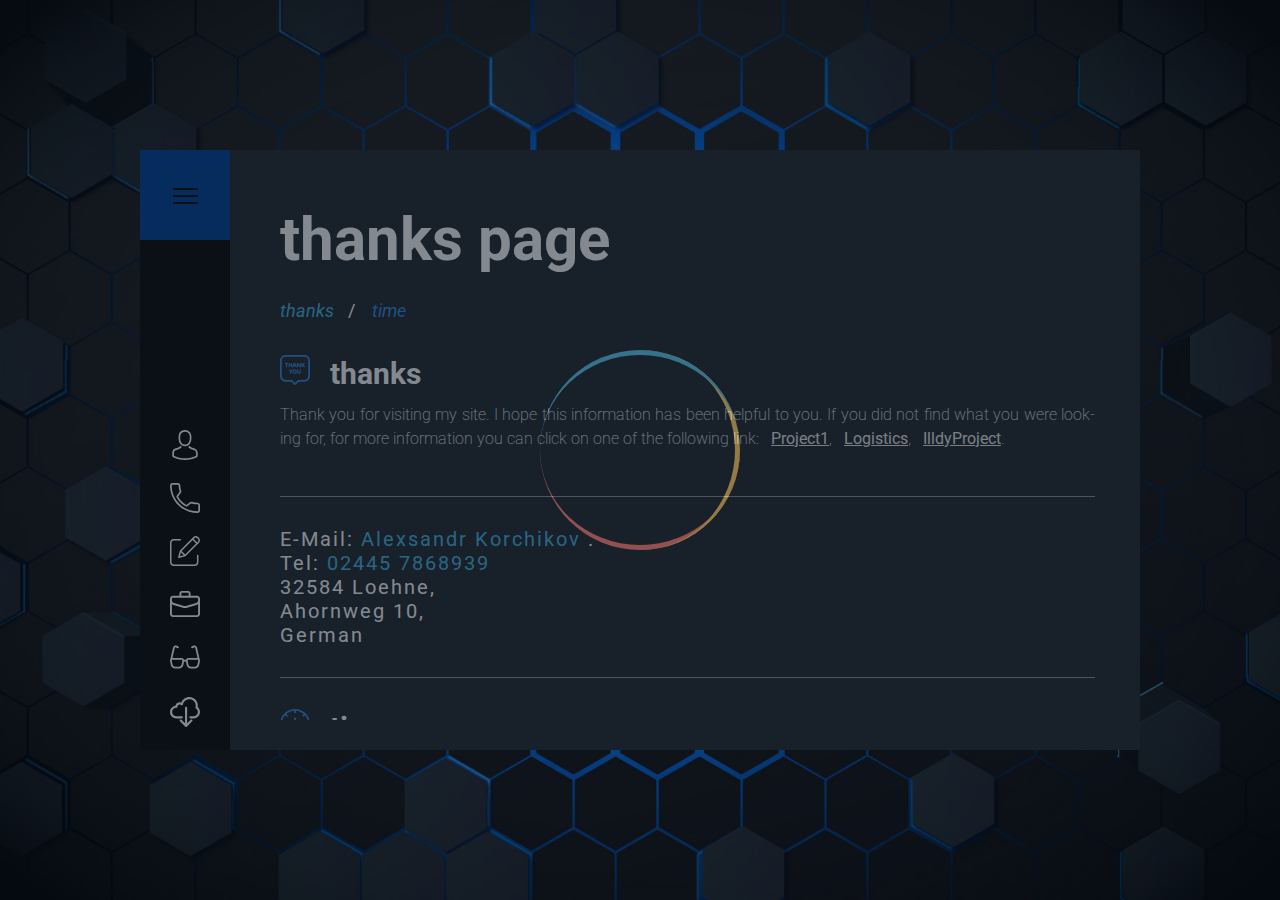
<file: pages/thanks.html>
<!doctype html>
<html lang="en">
<head>
  <meta charset="utf-8">
  <!-- fonts -->
  <link href="https://fonts.googleapis.com/css2?family=Roboto:ital,wght@0,100;0,300;0,400;0,500;0,700;0,900;1,100;1,300;1,400;1,500&display=swap" rel="stylesheet">
  <!-- viewport -->
  <meta name="viewport" content="width = device-width, height = device-height, initial-scale = 1.0, user-scalable=yes">
  <!-- css -->
  <link rel="stylesheet" href="../css/style.css" type="text/css">
  <!-- favicons-->
  <link rel="apple-touch-icon" sizes="180x180" href="../favicon/apple-touch-icon.png">
  <link rel="icon" type="image/png" sizes="32x32" href="../favicon/favicon-32x32.png">
  <link rel="icon" type="image/png" sizes="16x16" href="../favicon/favicon-16x16.png">
  <link rel="manifest" href="../favicon/site.webmanifest">
  <title>Thanks</title>
  <!--script-->
  <script type="text/javascript" src="../js/jquery-3.5.1.min.js"></script>
  <script type="text/javascript" src="../js/main.js"></script>
</head>

<body>
  <!--Preloader-->
  <div class="preloader">
    <div class="preloader-content">
      <div class="preloader-first"></div>
      <div class="preloader-second"></div>
      <div class="preloader-third"></div>
    </div>
  </div>

  <!-- Sprite -->
  <svg style="display: none;">
    <symbol id="profile" viewBox="0 0 482.9 482.9">
      <g>
        <path d="M239.7,260.2c0.5,0,1,0,1.6,0c0.2,0,0.4,0,0.6,0c0.3,0,0.7,0,1,0c29.3-0.5,53-10.8,70.5-30.5
            c38.5-43.4,32.1-117.8,31.4-124.9c-2.5-53.3-27.7-78.8-48.5-90.7C280.8,5.2,262.7,0.4,242.5,0h-0.7c-0.1,0-0.3,0-0.4,0h-0.6
            c-11.1,0-32.9,1.8-53.8,13.7c-21,11.9-46.6,37.4-49.1,91.1c-0.7,7.1-7.1,81.5,31.4,124.9C186.7,249.4,210.4,259.7,239.7,260.2z
            M164.6,107.3c0-0.3,0.1-0.6,0.1-0.8c3.3-71.7,54.2-79.4,76-79.4h0.4c0.2,0,0.5,0,0.8,0c27,0.6,72.9,11.6,76,79.4
            c0,0.3,0,0.6,0.1,0.8c0.1,0.7,7.1,68.7-24.7,104.5c-12.6,14.2-29.4,21.2-51.5,21.4c-0.2,0-0.3,0-0.5,0l0,0c-0.2,0-0.3,0-0.5,0
            c-22-0.2-38.9-7.2-51.4-21.4C157.7,176.2,164.5,107.9,164.6,107.3z" />
        <path d="M446.8,383.6c0-0.1,0-0.2,0-0.3c0-0.8-0.1-1.6-0.1-2.5c-0.6-19.8-1.9-66.1-45.3-80.9c-0.3-0.1-0.7-0.2-1-0.3
            c-45.1-11.5-82.6-37.5-83-37.8c-6.1-4.3-14.5-2.8-18.8,3.3c-4.3,6.1-2.8,14.5,3.3,18.8c1.7,1.2,41.5,28.9,91.3,41.7
            c23.3,8.3,25.9,33.2,26.6,56c0,0.9,0,1.7,0.1,2.5c0.1,9-0.5,22.9-2.1,30.9c-16.2,9.2-79.7,41-176.3,41
            c-96.2,0-160.1-31.9-176.4-41.1c-1.6-8-2.3-21.9-2.1-30.9c0-0.8,0.1-1.6,0.1-2.5c0.7-22.8,3.3-47.7,26.6-56
            c49.8-12.8,89.6-40.6,91.3-41.7c6.1-4.3,7.6-12.7,3.3-18.8c-4.3-6.1-12.7-7.6-18.8-3.3c-0.4,0.3-37.7,26.3-83,37.8
            c-0.4,0.1-0.7,0.2-1,0.3c-43.4,14.9-44.7,61.2-45.3,80.9c0,0.9,0,1.7-0.1,2.5c0,0.1,0,0.2,0,0.3c-0.1,5.2-0.2,31.9,5.1,45.3
            c1,2.6,2.8,4.8,5.2,6.3c3,2,74.9,47.8,195.2,47.8s192.2-45.9,195.2-47.8c2.3-1.5,4.2-3.7,5.2-6.3
            C447,415.5,446.9,388.8,446.8,383.6z" />
      </g>
    </symbol>
    <symbol id="phone" viewBox="0 0 384 384">
      <g>
        <path d="M353.188,252.052c-23.51,0-46.594-3.677-68.469-10.906c-10.906-3.719-23.323-0.833-30.438,6.417l-43.177,32.594
            c-50.073-26.729-80.917-57.563-107.281-107.26l31.635-42.052c8.219-8.208,11.167-20.198,7.635-31.448
            c-7.26-21.99-10.948-45.063-10.948-68.583C132.146,13.823,118.323,0,101.333,0H30.812C13.823,0,0,13.823,0,30.812
            C0,225.563,158.438,384,353.188,384c16.99,0,30.813-13.823,30.813-30.813v-70.323C384,265.875,370.177,252.052,353.188,252.052z
            M362.667,353.188c0,5.229-4.25,9.479-9.479,9.479c-182.99,0-331.854-148.865-331.854-331.854c0-5.229,4.25-9.479,9.479-9.479
            h70.521c5.229,0,9.479,4.25,9.479,9.479c0,25.802,4.052,51.125,11.979,75.115c1.104,3.542,0.208,7.208-3.375,10.938L82.75,165.427
            c-2.458,3.26-2.844,7.625-1,11.26c29.927,58.823,66.292,95.188,125.531,125.542c3.604,1.885,8.021,1.49,11.292-0.979
            l49.677-37.635c2.51-2.51,6.271-3.406,9.667-2.25c24.156,7.979,49.479,12.021,75.271,12.021c5.229,0,9.479,4.25,9.479,9.479
            V353.188z" />
      </g>
    </symbol>
    <symbol id="note" viewBox="0 -1 401.52289 401">
      <g>
        <path
          d="m370.589844 250.972656c-5.523438 0-10 4.476563-10 10v88.789063c-.019532 16.5625-13.4375 29.984375-30 30h-280.589844c-16.5625-.015625-29.980469-13.4375-30-30v-260.589844c.019531-16.558594 13.4375-29.980469 30-30h88.789062c5.523438 0 10-4.476563 10-10 0-5.519531-4.476562-10-10-10h-88.789062c-27.601562.03125-49.96875 22.398437-50 50v260.59375c.03125 27.601563 22.398438 49.96875 50 50h280.589844c27.601562-.03125 49.96875-22.398437 50-50v-88.792969c0-5.523437-4.476563-10-10-10zm0 0" />
        <path
          d="m376.628906 13.441406c-17.574218-17.574218-46.066406-17.574218-63.640625 0l-178.40625 178.40625c-1.222656 1.222656-2.105469 2.738282-2.566406 4.402344l-23.460937 84.699219c-.964844 3.472656.015624 7.191406 2.5625 9.742187 2.550781 2.546875 6.269531 3.527344 9.742187 2.566406l84.699219-23.464843c1.664062-.460938 3.179687-1.34375 4.402344-2.566407l178.402343-178.410156c17.546875-17.585937 17.546875-46.054687 0-63.640625zm-220.257812 184.90625 146.011718-146.015625 47.089844 47.089844-146.015625 146.015625zm-9.40625 18.875 37.621094 37.625-52.039063 14.417969zm227.257812-142.546875-10.605468 10.605469-47.09375-47.09375 10.609374-10.605469c9.761719-9.761719 25.589844-9.761719 35.351563 0l11.738281 11.734375c9.746094 9.773438 9.746094 25.589844 0 35.359375zm0 0" />
      </g>
    </symbol>
    <symbol id="case" viewBox="0 0 503.889 503.889">
      <g>
        <path
          d="m453.727 114.266h-108.576v-43.751c0-20.832-16.948-37.779-37.78-37.779h-110.854c-20.832 0-37.78 16.947-37.78 37.779v43.751h-108.575c-27.66 0-50.162 22.503-50.162 50.162v256.563c0 27.659 22.502 50.161 50.162 50.161h403.565c27.659 0 50.162-22.502 50.162-50.161v-256.563c0-27.659-22.503-50.162-50.162-50.162zm-262.99-43.751c0-3.187 2.593-5.779 5.78-5.779h110.854c3.187 0 5.78 2.593 5.78 5.779v43.751h-122.414zm-158.737 93.913c0-10.015 8.147-18.162 18.162-18.162h403.565c10.014 0 18.162 8.147 18.162 18.162v23.681c0 22.212-14.894 42.061-36.22 48.27l-167.345 48.723c-10.715 3.121-22.043 3.121-32.76 0l-167.344-48.724c-21.326-6.209-36.22-26.057-36.22-48.269zm421.727 274.725h-403.565c-10.014 0-18.162-8.147-18.162-18.161v-167.734c8.063 6.232 17.254 10.927 27.274 13.845 184.859 53.822 175.358 52.341 192.67 52.341 17.541 0 7.595 1.544 192.67-52.341 10.021-2.918 19.212-7.613 27.274-13.845v167.733c.001 10.014-8.147 18.162-18.161 18.162z" />
      </g>
    </symbol>
    <symbol id="glasses" viewBox="0 0 512 512">
      <g>
        <path d="M506.458,295.123L459.77,94.62c-0.019-0.079-0.038-0.158-0.058-0.237c-3.328-13.311-12.386-24.234-24.853-29.968
            c-12.467-5.734-26.655-5.502-38.925,0.634l-26.549,13.274c-7.41,3.705-10.413,12.714-6.708,20.124s12.712,10.413,20.123,6.708
            l26.549-13.274c4.091-2.045,8.819-2.123,12.975-0.211c4.125,1.897,7.13,5.498,8.26,9.891l39.655,170.301
            c-1.076-0.077-2.156-0.13-3.245-0.13H315.191c-13.534,0-26.219,6.003-34.798,16.469c-3.757,4.582-6.52,9.768-8.217,15.263
            c-10.651-2.338-21.702-2.338-32.353,0c-1.697-5.496-4.46-10.682-8.217-15.263c-8.581-10.467-21.264-16.47-34.798-16.47H45.004
            c-1.088,0-2.168,0.053-3.244,0.13l39.655-170.3c1.129-4.393,4.134-7.994,8.259-9.891c4.156-1.911,8.886-1.834,12.976,0.211
            l26.549,13.274c7.41,3.705,16.418,0.701,20.123-6.708c3.705-7.41,0.702-16.419-6.708-20.124l-26.549-13.274
            c-12.271-6.136-26.461-6.367-38.927-0.634c-12.466,5.736-21.524,16.658-24.851,29.97c-0.021,0.079-0.039,0.157-0.058,0.236
            L5.541,295.123c-5.056,9.206-6.764,19.923-4.662,30.432l13.176,65.881c6.987,34.933,37.915,60.288,73.541,60.288h66.62
            c35.625,0,66.554-25.355,73.541-60.288l11.289-56.439c10.857-4.392,23.055-4.392,33.91,0l11.289,56.439
            c6.986,34.933,37.914,60.289,73.541,60.289h66.62c35.625,0,66.554-25.355,73.541-60.288l13.176-65.88
            C513.222,315.046,511.514,304.329,506.458,295.123z M211.516,319.672l-13.176,65.88c-4.192,20.96-22.749,36.173-44.124,36.173
            h-66.62c-21.375,0-39.932-15.213-44.124-36.173l-13.176-65.881c-0.885-4.424,0.248-8.962,3.108-12.45
            c2.86-3.489,7.088-5.49,11.599-5.49h151.806c4.512,0,8.739,2.001,11.599,5.49C211.268,310.71,212.401,315.248,211.516,319.672z
            M481.703,319.672l-13.176,65.88c-4.192,20.96-22.749,36.173-44.124,36.173h-66.62c-21.376,0-39.933-15.212-44.124-36.173
            l-13.176-65.881c-0.885-4.424,0.248-8.963,3.108-12.451s7.088-5.49,11.599-5.49h151.805c4.512,0,8.74,2.001,11.6,5.49
            C481.455,310.71,482.588,315.248,481.703,319.672z" />
      </g>
    </symbol>
    <symbol id="cloud" viewBox="0 0 477.827 477.827">
      <g>
        <path d="M441.537,160.625c1.489-7.981,2.243-16.082,2.253-24.201C443.699,61.019,382.498-0.035,307.093,0.056
            c-57.402,0.069-108.63,36.034-128.194,89.999c-35.029-13.944-74.73,3.148-88.675,38.177c-1.207,3.032-2.195,6.146-2.956,9.319
            c-55.932,8.365-94.492,60.488-86.127,116.42c7.502,50.163,50.596,87.275,101.316,87.254h85.333
            c9.426,0,17.067-7.641,17.067-17.067c0-9.426-7.641-17.067-17.067-17.067h-85.333c-37.703,0-68.267-30.564-68.267-68.267
            s30.564-68.267,68.267-68.267c9.426,0,17.067-7.641,17.067-17.067c0.031-18.851,15.338-34.108,34.189-34.077
            c8.915,0.015,17.471,3.517,23.837,9.757c6.713,6.616,17.519,6.537,24.135-0.176c2.484-2.521,4.123-5.751,4.69-9.245
            c9.264-55.733,61.954-93.403,117.687-84.139c55.733,9.264,93.403,61.954,84.139,117.687c-0.552,3.323-1.269,6.617-2.146,9.869
            c-1.962,7.124,0.883,14.701,7.049,18.773c31.416,20.845,39.985,63.212,19.139,94.628c-12.617,19.015-33.9,30.468-56.72,30.522
            h-51.2c-9.426,0-17.067,7.641-17.067,17.067c0,9.426,7.641,17.067,17.067,17.067h51.2
            c56.554-0.053,102.357-45.943,102.303-102.497C477.798,208.625,464.526,180.06,441.537,160.625z" />
        <path d="M353.07,363.292c-6.614-6.387-17.099-6.387-23.712,0l-56.235,56.201V170.558c0-9.426-7.641-17.067-17.067-17.067
            c-9.426,0-17.067,7.641-17.067,17.067v248.934l-56.201-56.201c-6.78-6.548-17.584-6.36-24.132,0.419
            c-6.388,6.614-6.388,17.099,0,23.713l85.333,85.333c6.656,6.673,17.463,6.687,24.136,0.03c0.01-0.01,0.02-0.02,0.031-0.03
            l85.333-85.333C360.038,380.644,359.85,369.84,353.07,363.292z" />
      </g>
    </symbol>
    <symbol id="facebook" viewBox="0 0 96.124 96.123">
      <g>
        <path
          d="M72.089,0.02L59.624,0C45.62,0,36.57,9.285,36.57,23.656v10.907H24.037c-1.083,0-1.96,0.878-1.96,1.961v15.803
        c0,1.083,0.878,1.96,1.96,1.96h12.533v39.876c0,1.083,0.877,1.96,1.96,1.96h16.352c1.083,0,1.96-0.878,1.96-1.96V54.287h14.654
        c1.083,0,1.96-0.877,1.96-1.96l0.006-15.803c0-0.52-0.207-1.018-0.574-1.386c-0.367-0.368-0.867-0.575-1.387-0.575H56.842v-9.246
        c0-4.444,1.059-6.7,6.848-6.7l8.397-0.003c1.082,0,1.959-0.878,1.959-1.96V1.98C74.046,0.899,73.17,0.022,72.089,0.02z" />
      </g>
    </symbol>
    <symbol id="dribbble" viewBox="0 0 438.533 438.533">
      <g>
        <path d="M409.133,109.203c-19.608-33.592-46.205-60.189-79.798-79.796C295.736,9.801,259.058,0,219.273,0
        c-39.781,0-76.47,9.801-110.063,29.407c-33.595,19.604-60.192,46.201-79.8,79.796C9.801,142.8,0,179.489,0,219.267
        c0,39.78,9.804,76.463,29.407,110.062c19.607,33.592,46.204,60.189,79.799,79.798c33.597,19.605,70.283,29.407,110.063,29.407
        s76.47-9.802,110.065-29.407c33.593-19.602,60.189-46.206,79.795-79.798c19.603-33.596,29.403-70.284,29.403-110.062
        C438.533,179.485,428.732,142.795,409.133,109.203z M219.27,31.977c47.201,0,88.41,15.607,123.621,46.82l-3.569,4.993
        c-1.427,2.002-4.996,5.852-10.704,11.565c-5.709,5.708-11.943,11.136-18.699,16.274c-6.762,5.14-15.94,10.992-27.555,17.559
        c-11.611,6.567-23.982,12.328-37.117,17.276c-21.887-40.355-45.296-76.709-70.231-109.064
        C190.055,33.784,204.805,31.977,219.27,31.977z M72.524,103.06c18.271-23.026,40.537-40.73,66.806-53.1
        c23.601,31.405,46.82,67.381,69.662,107.921c-57.862,15.227-115.532,22.841-173.014,22.838
        C42.072,151.98,54.253,126.091,72.524,103.06z M44.54,286.794c-8.376-21.412-12.563-43.923-12.563-67.527
        c0-2.666,0.098-4.665,0.286-5.996c68.905,0,132.955-8.848,192.149-26.553c6.092,11.8,11.136,22.364,15.133,31.693
        c-0.771,0.38-1.999,0.806-3.713,1.283c-1.719,0.476-2.953,0.806-3.721,0.999l-10.561,3.711
        c-7.236,2.666-16.708,7.235-28.409,13.703c-11.704,6.478-24.123,14.182-37.257,23.13c-13.134,8.949-26.696,20.797-40.684,35.553
        c-13.99,14.75-25.743,30.591-35.26,47.53C64.713,327.381,52.914,308.2,44.54,286.794z M219.27,406.56
        c-44.54,0-84.32-14.277-119.343-42.825l4.283,3.142c6.661-14.66,16.462-28.746,29.408-42.257
        c12.944-13.511,25.41-24.413,37.401-32.695c11.991-8.274,25.028-16.077,39.115-23.414c14.084-7.323,23.691-11.991,28.835-13.983
        c5.14-1.998,9.233-3.572,12.278-4.716l0.568-0.287h0.575c18.647,48.916,31.977,96.313,39.968,142.184
        C268.756,401.611,244.397,406.557,219.27,406.56z M376.876,320.479c-14.086,21.796-31.696,39.834-52.817,54.104
        c-7.81-43.776-19.985-88.415-36.549-133.902c37.877-5.907,76.8-3.142,116.771,8.274
        C400.092,274.841,390.955,298.687,376.876,320.479z M403.706,216.698c-1.903-0.378-4.285-0.81-7.139-1.283
        c-2.854-0.473-6.331-1.047-10.424-1.713c-4.087-0.666-8.662-1.283-13.702-1.855c-5.045-0.571-10.421-1.093-16.136-1.569
        c-5.708-0.478-11.8-0.855-18.268-1.143c-6.479-0.284-13.042-0.428-19.705-0.428c-6.656,0-13.657,0.193-20.981,0.571
        c-7.326,0.375-14.414,1.049-21.265,1.999c-0.575-0.953-1.287-2.524-2.143-4.714c-0.855-2.187-1.479-3.855-1.848-4.997
        c-3.621-7.994-7.81-17.036-12.573-27.121c13.134-5.333,25.652-11.469,37.555-18.418c11.892-6.949,21.402-13.131,28.544-18.555
        c7.139-5.43,13.895-11.188,20.27-17.277c6.379-6.09,10.513-10.323,12.423-12.703c1.906-2.384,3.713-4.714,5.424-6.995l0.287-0.288
        c27.788,33.88,41.974,72.897,42.538,117.059L403.706,216.698z" />
      </g>
    </symbol>
    <symbol id="linkedin" viewBox="0 0 24 24">
      <g>
        <path
          d="m23.994 24v-.001h.006v-8.802c0-4.306-.927-7.623-5.961-7.623-2.42 0-4.044 1.328-4.707 2.587h-.07v-2.185h-4.773v16.023h4.97v-7.934c0-2.089.396-4.109 2.983-4.109 2.549 0 2.587 2.384 2.587 4.243v7.801z" />
        <path d="m.396 7.977h4.976v16.023h-4.976z" />
        <path
          d="m2.882 0c-1.591 0-2.882 1.291-2.882 2.882s1.291 2.909 2.882 2.909 2.882-1.318 2.882-2.909c-.001-1.591-1.292-2.882-2.882-2.882z" />
      </g>
    </symbol>
    <symbol id="twitter" viewBox="0 -30 612 612">
      <g>
        <path d="M612,116.258c-22.525,9.981-46.694,16.75-72.088,19.772c25.929-15.527,45.777-40.155,55.184-69.411
            c-24.322,14.379-51.169,24.82-79.775,30.48c-22.907-24.437-55.49-39.658-91.63-39.658c-69.334,0-125.551,56.217-125.551,125.513
            c0,9.828,1.109,19.427,3.251,28.606C197.065,206.32,104.556,156.337,42.641,80.386c-10.823,18.51-16.98,40.078-16.98,63.101
            c0,43.559,22.181,81.993,55.835,104.479c-20.575-0.688-39.926-6.348-56.867-15.756v1.568c0,60.806,43.291,111.554,100.693,123.104
            c-10.517,2.83-21.607,4.398-33.08,4.398c-8.107,0-15.947-0.803-23.634-2.333c15.985,49.907,62.336,86.199,117.253,87.194
            c-42.947,33.654-97.099,53.655-155.916,53.655c-10.134,0-20.116-0.612-29.944-1.721c55.567,35.681,121.536,56.485,192.438,56.485
            c230.948,0,357.188-191.291,357.188-357.188l-0.421-16.253C573.872,163.526,595.211,141.422,612,116.258z" />
      </g>
    </symbol>
    <symbol id="thanks-icon" viewBox="0 0 512 512">
      <g>
        <path
          d="m416.667969 0h-321.335938c-52.566406 0-95.332031 42.765625-95.332031 95.332031v264.53125c0 52.566407 42.765625 95.332031 95.332031 95.332031h97.648438l52.414062 52.410157c2.925781 2.929687 6.765625 4.394531 10.605469 4.394531 3.835938 0 7.675781-1.464844 10.605469-4.394531l52.410156-52.410157h97.648437c52.566407 0 95.332032-42.765624 95.332032-95.332031v-264.53125c.003906-52.566406-42.761719-95.332031-95.328125-95.332031zm65.332031 359.863281c0 36.023438-29.308594 65.332031-65.332031 65.332031h-103.863281c-3.976563 0-7.792969 1.582032-10.605469 4.394532l-46.199219 46.195312-46.199219-46.195312c-2.8125-2.816406-6.625-4.394532-10.605469-4.394532h-103.863281c-36.023437 0-65.332031-29.308593-65.332031-65.332031v-264.53125c0-36.023437 29.308594-65.332031 65.332031-65.332031h321.335938c36.023437 0 65.332031 29.308594 65.332031 65.332031zm0 0" />
        <path
          d="m137.859375 134.949219h-50.558594c-2.070312 0-3.75 1.679687-3.75 3.75v10.074219c0 2.070312 1.679688 3.75 3.75 3.75h16.023438v51.378906c0 2.074218 1.679687 3.75 3.75 3.75h11.011719c2.070312 0 3.75-1.675782 3.75-3.75v-51.378906h16.023437c2.070313 0 3.75-1.679688 3.75-3.75v-10.074219c0-2.070313-1.679687-3.75-3.75-3.75zm0 0" />
        <path
          d="m160.804688 207.652344c2.070312 0 3.75-1.675782 3.75-3.75v-22.929688h24.871093v22.929688c0 2.074218 1.679688 3.75 3.75 3.75h11.003907c2.074218 0 3.75-1.675782 3.75-3.75v-65.203125c0-2.070313-1.675782-3.75-3.75-3.75h-11.003907c-2.070312 0-3.75 1.679687-3.75 3.75v24.515625h-24.871093v-24.515625c0-2.070313-1.679688-3.75-3.75-3.75h-11.003907c-2.074219 0-3.75 1.679687-3.75 3.75v65.203125c0 2.074218 1.675781 3.75 3.75 3.75zm0 0" />
        <path
          d="m257.144531 137.1875c-.597656-1.359375-1.945312-2.238281-3.429687-2.238281h-11.753906c-1.484376 0-2.832032.878906-3.433594 2.238281l-28.730469 65.207031c-.511719 1.15625-.402344 2.496094.292969 3.558594.6875 1.0625 1.871094 1.703125 3.140625 1.703125h11.753906c1.484375 0 2.832031-.878906 3.429687-2.242188l5.546876-12.589843h27.753906l5.546875 12.589843c.597656 1.363282 1.945312 2.242188 3.429687 2.242188h11.753906.023438c2.070312 0 3.75-1.679688 3.75-3.75 0-.675781-.179688-1.304688-.488281-1.851562zm-3.210937 37.964844h-12.191406l6.097656-13.820313zm0 0" />
        <path
          d="m351.382812 134.949219h-11.011718c-2.070313 0-3.75 1.679687-3.75 3.75v37.765625l-31.160156-40.066406c-.707032-.914063-1.800782-1.449219-2.957032-1.449219h-11.011718c-2.070313 0-3.75 1.679687-3.75 3.75v65.207031c0 2.070312 1.679687 3.75 3.75 3.75h11.011718c2.070313 0 3.75-1.679688 3.75-3.75v-36.632812l30.222656 38.929687c.710938.917969 1.804688 1.453125 2.960938 1.453125h11.941406c2.070313 0 3.75-1.679688 3.75-3.75v-65.207031c.003906-2.070313-1.675781-3.75-3.746094-3.75zm0 0" />
        <path
          d="m402.949219 167.523438 24.140625-26.289063c1.007812-1.09375 1.269531-2.683594.671875-4.042969-.601563-1.363281-1.945313-2.242187-3.433594-2.242187h-13.992187c-1.039063 0-2.027344.429687-2.734376 1.183593l-23.367187 24.898438v-22.332031c0-2.070313-1.679687-3.75-3.75-3.75h-11.007813c-2.070312 0-3.75 1.679687-3.75 3.75v65.203125c0 2.074218 1.679688 3.75 3.75 3.75h11.007813c2.070313 0 3.75-1.675782 3.75-3.75v-16.808594l5.476563-5.90625 18.941406 24.984375c.710937.933594 1.816406 1.480469 2.988281 1.480469h13.058594c1.410156 0 2.703125-.789063 3.34375-2.042969.640625-1.257813.523437-2.765625-.304688-3.90625zm0 0" />
        <path
          d="m214.449219 248.808594c-.660157-1.1875-1.914063-1.921875-3.269531-1.921875h-12.035157c-1.316406 0-2.535156.691406-3.214843 1.820312l-14.601563 24.3125-14.601563-24.3125c-.679687-1.128906-1.898437-1.820312-3.214843-1.820312h-12.035157c-1.359374 0-2.609374.734375-3.273437 1.921875-.664063 1.183594-.632813 2.636718.078125 3.792968l23.699219 38.554688v24.6875c0 2.070312 1.679687 3.75 3.75 3.75h11.195312c2.070313 0 3.75-1.679688 3.75-3.75v-24.6875l23.695313-38.554688c.714844-1.160156.742187-2.609374.078125-3.792968zm0 0" />
        <path
          d="m247.464844 245.304688c-10.671875 0-19.777344 3.605468-27.0625 10.71875-7.308594 7.140624-11.015625 16.140624-11.015625 26.75 0 10.613281 3.707031 19.613281 11.015625 26.75 7.289062 7.117187 16.394531 10.722656 27.0625 10.722656 10.667968 0 19.769531-3.605469 27.058594-10.722656 7.3125-7.136719 11.019531-16.140626 11.019531-26.75 0-10.609376-3.707031-19.609376-11.019531-26.75-7.285157-7.113282-16.386719-10.71875-27.058594-10.71875zm0 57.367187c-5.457032 0-9.929688-1.886719-13.675782-5.761719-3.777343-3.910156-5.613281-8.53125-5.613281-14.136718 0-5.601563 1.835938-10.226563 5.613281-14.136719 3.746094-3.875 8.21875-5.761719 13.675782-5.761719 5.457031 0 9.929687 1.886719 13.671875 5.757812 3.78125 3.917969 5.621093 8.542969 5.621093 14.140626 0 5.601562-1.839843 10.226562-5.621093 14.136718-3.742188 3.875-8.210938 5.761719-13.671875 5.761719zm0 0" />
        <path
          d="m350.074219 246.886719h-11.007813c-2.070312 0-3.75 1.679687-3.75 3.75v36.101562c0 5.023438-1.203125 8.972657-3.574218 11.738281-2.257813 2.636719-5.292969 3.917969-9.28125 3.917969-3.984376 0-7.019532-1.28125-9.277344-3.917969-2.371094-2.765624-3.574219-6.714843-3.574219-11.738281v-36.101562c0-2.070313-1.679687-3.75-3.75-3.75h-11.007813c-2.074218 0-3.75 1.679687-3.75 3.75v36.566406c0 10.394531 2.980469 18.589844 8.863282 24.363281 5.859375 5.757813 13.429687 8.679688 22.496094 8.679688 9.066406 0 16.636718-2.921875 22.5-8.679688 5.882812-5.773437 8.863281-13.96875 8.863281-24.363281v-36.566406c0-2.070313-1.679688-3.75-3.75-3.75zm0 0" />
      </g>
    </symbol>
    <symbol id="clock-icon" viewBox="0 0 512 512">
      <g>
        <polygon points="271.421,249.683 271,145.921 241,146.043 241.472,262.317 351.261,370.164 372.284,348.763" />
      </g>
      <g>
        <path d="M437.02,74.98C388.667,26.629,324.38,0,256,0S123.333,26.629,74.98,74.981C26.629,123.333,0,187.621,0,256
        s26.629,132.667,74.981,181.019S187.62,512,256,512s132.667-26.628,181.02-74.98C485.371,388.667,512,324.379,512,256
        C512,187.62,485.371,123.333,437.02,74.98z M426.058,404.845l-28.313-28.313l-21.213,21.214l28.313,28.312
        c-37.468,32.887-84.097,52.201-133.845,55.44v-40.04h-30v40.04c-49.749-3.239-96.377-22.553-133.845-55.441l28.312-28.312
        l-21.213-21.213l-28.312,28.312C53.055,367.376,33.741,320.748,30.502,271h40.04v-30h-40.04
        c3.239-49.748,22.553-96.377,55.441-133.845l28.312,28.312l21.213-21.213l-28.312-28.312
        C144.623,53.055,191.251,33.741,241,30.502v37.692h30V30.502c49.748,3.239,96.377,22.553,133.845,55.44l-26.653,26.653
        l21.213,21.213l26.653-26.653c32.888,37.468,52.202,84.096,55.44,133.845h-40.039v30h40.039
        C478.26,320.748,458.946,367.377,426.058,404.845z" />
      </g>
    </symbol>
  </svg><!-- /.sprite -->

  <div class="container">
    <!-- Header -->
    <header class="header">
      <nav class="navigation-wrapper">
        <div class="sandwich">
          <div class="sandwich__line sandwich__line--top"></div>
          <div class="sandwich__line sandwich__line--middle"></div>
          <div class="sandwich__line sandwich__line--bottom"></div>
        </div>
        <div class="navToggle">
          <div class="navigation" id="navigation">
            <ul>
              <li><a href="../index.html" class="active">home</a></li>
              <li><a href="about.html">about</a></li>
              <li><a href="resume.html">resume</a></li>
              <li><a href="works.html">works</a></li>
              <li><a href="contact.html">contact</a></li>
              <li><a href="policy.html">policy</a></li>
            </ul>
          </div>
        </div>
      </nav><!--/.navigation-wrapper-->

      <!--Profile-nav-->
      <div class="profile-wrapper">
        <div class="profile-nav">
          <!-- 1 -->
          <div class="profile-nav__item">
            <a href="thanks.html">
              <svg class="icon">
                <use xlink:href="#profile"></use>
              </svg>
            </a>
            <a href="contact.html">
              <svg class="icon">
                <use xlink:href="#phone"></use>
              </svg>
            </a>
            <a href="contact.html">
              <svg class="icon">
                <use xlink:href="#note"></use>
              </svg>
            </a>
            <a href="resume.html">
              <svg class="icon">
                <use xlink:href="#case"></use>
              </svg>
            </a>
            <a href="blog.html">
              <svg class="icon">
                <use xlink:href="#glasses"></use>
              </svg>
            </a>
          </div>
          <!-- 2 -->
          <div class="profile-nav__item">
            <a href="resume.html">
              <svg class="icon">
                <use xlink:href="#cloud"></use>
              </svg>
            </a>
          </div>
        </div>
      </div><!--/.profile-wrapper-->
    </header><!--/.header-->

    <!--Photo-->
    <div class="my-photo-wrapprer my-photo-wrapprer--hide">
      <div class="my-photo-body">
        <img src="../images/my-photo.jpg" alt="main photo" class="my-photo">
        <h2 class="my-photo__name">Aleksandr Korchikov</h2>
        <div class="my-photo__prof">HTML/CSS Developer</div>
        <div class="social-block">
          <div class="social-block__icons">
            <a href="#">
              <svg class="icon icon--small">
                <use xlink:href="#facebook"></use>
              </svg>
            </a>
            <a href="#">
              <svg class="icon icon--small">
                <use xlink:href="#dribbble"></use>
              </svg>
            </a>
            <a href="#">
              <svg class="icon icon--small">
                <use xlink:href="#linkedin"></use>
              </svg>
            </a>
            <a href="#">
              <svg class="icon icon--small">
                <use xlink:href="#twitter"></use>
              </svg>
            </a>
          </div>
        </div>
      </div>
    </div><!--/.my-photo-wrapper-->

    <!--Thanks-->
    <section class="s s-thanks">
      <div class="wrapper">
        <a id="top"></a>
        <h1 class="section-title">thanks page</h1>
        <!--1 thanks-->
        <div class="section-block">
          <ul class="breadcrumbs">
            <li class="breadcrumbs__item">
              <a class="breadcrumbs__link active" href="#thanks">thanks</a>
            </li>
            <li class="breadcrumbs__item">
              <a class="breadcrumbs__link" href="#time">time</a>
            </li>
          </ul>
        </div>
        <!--2 thanks-->
        <div class="section-block">
          <h1 class="section-subtitle section-subtitle__padding" id="thanks">thanks</h1>
          <div class="thanks-icon">
            <a class="left-icon" href="#">
              <svg class="icon icon--color">
                <use xlink:href="#thanks-icon"></use>
              </svg>
            </a>
          </div>
          <div class="text">
            <div class="section-smallsubtitle">
              <p>Thank you for visiting my site. I hope this information has been helpful to you. If you did not find what you were looking for, for more information you can click on one of the following link:&ensp;
                <a class="text-link" href="http://koralexword.bplaced.net/Project1/index.html" target="_blank">Project1</a>,&ensp;
                <a class="text-link" href="http://koralexword.bplaced.net/Logistics/index.html" target="_blank">Logistics</a>,&ensp;
                <a class="text-link" href="http://koralexword.bplaced.net/IlldyProject/index.html" target="_blank">IlldyProject</a>.
              </p>
            </div>
          </div>
        </div><!--/.section-block-->
        <span class="breakeline"></span>
        <!--3 thanks-->
        <div class="section-block">
          <div class="thanks-information">
            <address>
              E-Mail:
              <a href="javascript:linkTo_UnCryptMailto('nbjmup;lpsbm.87Azboefy/sv');"> Alexsandr Korchikov</a>
              .<br>
              Tel:
              <a href="tel:+490789456123"> 02445 7868939</a><br>
              32584 Loehne,<br>
              Ahornweg 10,<br>
              German
            </address>
          </div>
        </div><!--/.section-block-->
        <span class="breakeline"></span>
        <!--4 clock-->
        <div class="section-block">
          <h1 class="section-subtitle section-subtitle__padding" id="time">time</h1>
          <div class="thanks-icon">
            <a class="left-icon" href="#">
              <svg class="icon icon--color">
                <use xlink:href="#clock-icon"></use>
              </svg>
            </a>
          </div>
          <div class="text">
            <div class="section-smallsubtitle">
              <p>Check the time!</p>
            </div>
          </div>
          <div class="clock">
            <div class="hour">
              <div class="hr" id="hr"></div>
            </div>
            <div class="min">
              <div class="mn" id="mn"></div>
            </div>
            <div class="sec">
              <div class="sc" id="sc"></div>
            </div>
          </div>
        </div><!--/.section-block-->
        <span class="breakeline"></span>
        <!--5 to top-->
        <div class="section-block">
          <div class="button">
            <a class="btn" href="#top">
              <div class="btn__inner">
                <span class="btn__text">to top</span>
              </div>
            </a>
          </div>
        </div>
        <span class="breakeline"></span>
        <!--6 to home-->
        <div class="section-block">
          <div class="button">
            <a class="btn" href="../index.html">
              <div class="btn__inner">
                <span class="btn__text">home</span>
              </div>
            </a>
          </div>
        </div><!--/.section-block-->
      </div><!--/.wrapper-->
    </section><!--/.s-thanks-->
  </div><!-- /.container-->

  <!--JS-->
  <script type="text/javascript" src="../js/jquery-3.5.1.min.js" defer></script>
  <script type="text/javascript" src="../js/main.js" defer></script>
  <!--ressourse emailverschluss-->
  <script type="text/javascript" src="../js/email.js" defer></script>
  <!--preloader-->
  <script src="../js/preloader.js" defer></script>
  <!--clock-->
  <script src="../js/clock.js" defer></script>
</body>
</html>
</file>
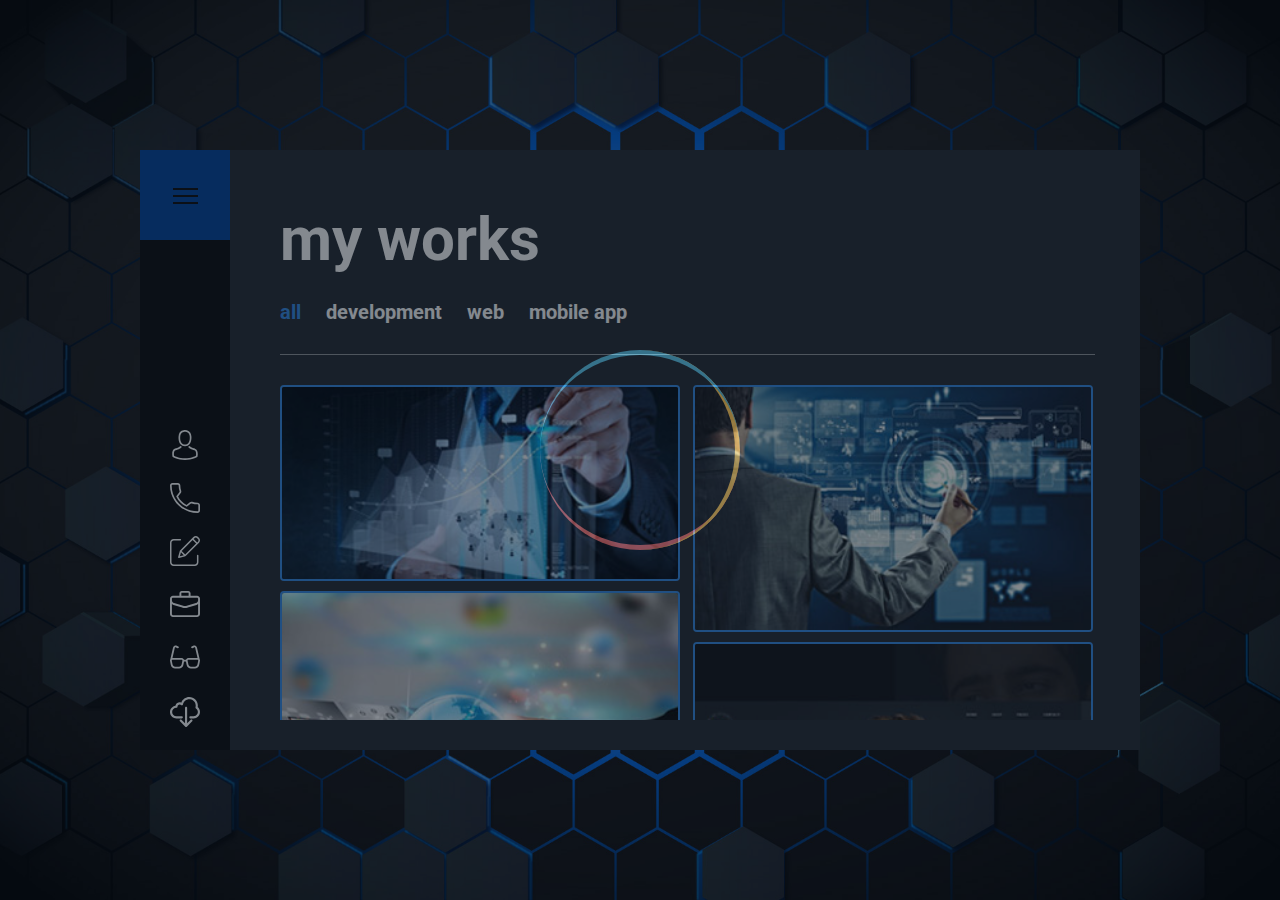
<file: pages/works.html>
<!doctype html>
<html lang="en">
<head>
  <meta charset="utf-8">
  <!-- fonts -->
  <link href="https://fonts.googleapis.com/css2?family=Roboto:ital,wght@0,100;0,300;0,400;0,500;0,700;0,900;1,100;1,300;1,400;1,500&display=swap" rel="stylesheet">
  <!-- viewport -->
  <meta name="viewport" content="width = device-width, height = device-height, initial-scale = 1.0, user-scalable=yes">
  <!-- css -->
  <link rel="stylesheet" href="../css/style.css" type="text/css">
  <!--lightbox-->
  <link rel="stylesheet" href="../css/lightbox.min.css">
  <!-- favicons-->
  <link rel="apple-touch-icon" sizes="180x180" href="../favicon/apple-touch-icon.png">
  <link rel="icon" type="image/png" sizes="32x32" href="../favicon/favicon-32x32.png">
  <link rel="icon" type="image/png" sizes="16x16" href="../favicon/favicon-16x16.png">
  <link rel="manifest" href="../favicon/site.webmanifest">
  <title>MyWorks</title>
  <!--script-->
  <script type="text/javascript" src="../js/jquery-3.5.1.min.js"></script>
  <script type="text/javascript" src="../js/main.js"></script>
</head>

<body>
  <!--Preloader-->
  <div class="preloader">
    <div class="preloader-content">
      <div class="preloader-first"></div>
      <div class="preloader-second"></div>
      <div class="preloader-third"></div>
    </div>
  </div>

  <!-- Sprite -->
  <svg style="display: none;">
    <symbol id="profile" viewBox="0 0 482.9 482.9">
      <g>
        <path d="M239.7,260.2c0.5,0,1,0,1.6,0c0.2,0,0.4,0,0.6,0c0.3,0,0.7,0,1,0c29.3-0.5,53-10.8,70.5-30.5
            c38.5-43.4,32.1-117.8,31.4-124.9c-2.5-53.3-27.7-78.8-48.5-90.7C280.8,5.2,262.7,0.4,242.5,0h-0.7c-0.1,0-0.3,0-0.4,0h-0.6
            c-11.1,0-32.9,1.8-53.8,13.7c-21,11.9-46.6,37.4-49.1,91.1c-0.7,7.1-7.1,81.5,31.4,124.9C186.7,249.4,210.4,259.7,239.7,260.2z
            M164.6,107.3c0-0.3,0.1-0.6,0.1-0.8c3.3-71.7,54.2-79.4,76-79.4h0.4c0.2,0,0.5,0,0.8,0c27,0.6,72.9,11.6,76,79.4
            c0,0.3,0,0.6,0.1,0.8c0.1,0.7,7.1,68.7-24.7,104.5c-12.6,14.2-29.4,21.2-51.5,21.4c-0.2,0-0.3,0-0.5,0l0,0c-0.2,0-0.3,0-0.5,0
            c-22-0.2-38.9-7.2-51.4-21.4C157.7,176.2,164.5,107.9,164.6,107.3z" />
        <path d="M446.8,383.6c0-0.1,0-0.2,0-0.3c0-0.8-0.1-1.6-0.1-2.5c-0.6-19.8-1.9-66.1-45.3-80.9c-0.3-0.1-0.7-0.2-1-0.3
            c-45.1-11.5-82.6-37.5-83-37.8c-6.1-4.3-14.5-2.8-18.8,3.3c-4.3,6.1-2.8,14.5,3.3,18.8c1.7,1.2,41.5,28.9,91.3,41.7
            c23.3,8.3,25.9,33.2,26.6,56c0,0.9,0,1.7,0.1,2.5c0.1,9-0.5,22.9-2.1,30.9c-16.2,9.2-79.7,41-176.3,41
            c-96.2,0-160.1-31.9-176.4-41.1c-1.6-8-2.3-21.9-2.1-30.9c0-0.8,0.1-1.6,0.1-2.5c0.7-22.8,3.3-47.7,26.6-56
            c49.8-12.8,89.6-40.6,91.3-41.7c6.1-4.3,7.6-12.7,3.3-18.8c-4.3-6.1-12.7-7.6-18.8-3.3c-0.4,0.3-37.7,26.3-83,37.8
            c-0.4,0.1-0.7,0.2-1,0.3c-43.4,14.9-44.7,61.2-45.3,80.9c0,0.9,0,1.7-0.1,2.5c0,0.1,0,0.2,0,0.3c-0.1,5.2-0.2,31.9,5.1,45.3
            c1,2.6,2.8,4.8,5.2,6.3c3,2,74.9,47.8,195.2,47.8s192.2-45.9,195.2-47.8c2.3-1.5,4.2-3.7,5.2-6.3
            C447,415.5,446.9,388.8,446.8,383.6z" />
      </g>
    </symbol>
    <symbol id="phone" viewBox="0 0 384 384">
      <g>
        <path d="M353.188,252.052c-23.51,0-46.594-3.677-68.469-10.906c-10.906-3.719-23.323-0.833-30.438,6.417l-43.177,32.594
            c-50.073-26.729-80.917-57.563-107.281-107.26l31.635-42.052c8.219-8.208,11.167-20.198,7.635-31.448
            c-7.26-21.99-10.948-45.063-10.948-68.583C132.146,13.823,118.323,0,101.333,0H30.812C13.823,0,0,13.823,0,30.812
            C0,225.563,158.438,384,353.188,384c16.99,0,30.813-13.823,30.813-30.813v-70.323C384,265.875,370.177,252.052,353.188,252.052z
            M362.667,353.188c0,5.229-4.25,9.479-9.479,9.479c-182.99,0-331.854-148.865-331.854-331.854c0-5.229,4.25-9.479,9.479-9.479
            h70.521c5.229,0,9.479,4.25,9.479,9.479c0,25.802,4.052,51.125,11.979,75.115c1.104,3.542,0.208,7.208-3.375,10.938L82.75,165.427
            c-2.458,3.26-2.844,7.625-1,11.26c29.927,58.823,66.292,95.188,125.531,125.542c3.604,1.885,8.021,1.49,11.292-0.979
            l49.677-37.635c2.51-2.51,6.271-3.406,9.667-2.25c24.156,7.979,49.479,12.021,75.271,12.021c5.229,0,9.479,4.25,9.479,9.479
            V353.188z" />
      </g>
    </symbol>
    <symbol id="note" viewBox="0 -1 401.52289 401">
      <g>
        <path
          d="m370.589844 250.972656c-5.523438 0-10 4.476563-10 10v88.789063c-.019532 16.5625-13.4375 29.984375-30 30h-280.589844c-16.5625-.015625-29.980469-13.4375-30-30v-260.589844c.019531-16.558594 13.4375-29.980469 30-30h88.789062c5.523438 0 10-4.476563 10-10 0-5.519531-4.476562-10-10-10h-88.789062c-27.601562.03125-49.96875 22.398437-50 50v260.59375c.03125 27.601563 22.398438 49.96875 50 50h280.589844c27.601562-.03125 49.96875-22.398437 50-50v-88.792969c0-5.523437-4.476563-10-10-10zm0 0" />
        <path
          d="m376.628906 13.441406c-17.574218-17.574218-46.066406-17.574218-63.640625 0l-178.40625 178.40625c-1.222656 1.222656-2.105469 2.738282-2.566406 4.402344l-23.460937 84.699219c-.964844 3.472656.015624 7.191406 2.5625 9.742187 2.550781 2.546875 6.269531 3.527344 9.742187 2.566406l84.699219-23.464843c1.664062-.460938 3.179687-1.34375 4.402344-2.566407l178.402343-178.410156c17.546875-17.585937 17.546875-46.054687 0-63.640625zm-220.257812 184.90625 146.011718-146.015625 47.089844 47.089844-146.015625 146.015625zm-9.40625 18.875 37.621094 37.625-52.039063 14.417969zm227.257812-142.546875-10.605468 10.605469-47.09375-47.09375 10.609374-10.605469c9.761719-9.761719 25.589844-9.761719 35.351563 0l11.738281 11.734375c9.746094 9.773438 9.746094 25.589844 0 35.359375zm0 0" />
      </g>
    </symbol>
    <symbol id="case" viewBox="0 0 503.889 503.889">
      <g>
        <path
          d="m453.727 114.266h-108.576v-43.751c0-20.832-16.948-37.779-37.78-37.779h-110.854c-20.832 0-37.78 16.947-37.78 37.779v43.751h-108.575c-27.66 0-50.162 22.503-50.162 50.162v256.563c0 27.659 22.502 50.161 50.162 50.161h403.565c27.659 0 50.162-22.502 50.162-50.161v-256.563c0-27.659-22.503-50.162-50.162-50.162zm-262.99-43.751c0-3.187 2.593-5.779 5.78-5.779h110.854c3.187 0 5.78 2.593 5.78 5.779v43.751h-122.414zm-158.737 93.913c0-10.015 8.147-18.162 18.162-18.162h403.565c10.014 0 18.162 8.147 18.162 18.162v23.681c0 22.212-14.894 42.061-36.22 48.27l-167.345 48.723c-10.715 3.121-22.043 3.121-32.76 0l-167.344-48.724c-21.326-6.209-36.22-26.057-36.22-48.269zm421.727 274.725h-403.565c-10.014 0-18.162-8.147-18.162-18.161v-167.734c8.063 6.232 17.254 10.927 27.274 13.845 184.859 53.822 175.358 52.341 192.67 52.341 17.541 0 7.595 1.544 192.67-52.341 10.021-2.918 19.212-7.613 27.274-13.845v167.733c.001 10.014-8.147 18.162-18.161 18.162z" />
      </g>
    </symbol>
    <symbol id="glasses" viewBox="0 0 512 512">
      <g>
        <path d="M506.458,295.123L459.77,94.62c-0.019-0.079-0.038-0.158-0.058-0.237c-3.328-13.311-12.386-24.234-24.853-29.968
            c-12.467-5.734-26.655-5.502-38.925,0.634l-26.549,13.274c-7.41,3.705-10.413,12.714-6.708,20.124s12.712,10.413,20.123,6.708
            l26.549-13.274c4.091-2.045,8.819-2.123,12.975-0.211c4.125,1.897,7.13,5.498,8.26,9.891l39.655,170.301
            c-1.076-0.077-2.156-0.13-3.245-0.13H315.191c-13.534,0-26.219,6.003-34.798,16.469c-3.757,4.582-6.52,9.768-8.217,15.263
            c-10.651-2.338-21.702-2.338-32.353,0c-1.697-5.496-4.46-10.682-8.217-15.263c-8.581-10.467-21.264-16.47-34.798-16.47H45.004
            c-1.088,0-2.168,0.053-3.244,0.13l39.655-170.3c1.129-4.393,4.134-7.994,8.259-9.891c4.156-1.911,8.886-1.834,12.976,0.211
            l26.549,13.274c7.41,3.705,16.418,0.701,20.123-6.708c3.705-7.41,0.702-16.419-6.708-20.124l-26.549-13.274
            c-12.271-6.136-26.461-6.367-38.927-0.634c-12.466,5.736-21.524,16.658-24.851,29.97c-0.021,0.079-0.039,0.157-0.058,0.236
            L5.541,295.123c-5.056,9.206-6.764,19.923-4.662,30.432l13.176,65.881c6.987,34.933,37.915,60.288,73.541,60.288h66.62
            c35.625,0,66.554-25.355,73.541-60.288l11.289-56.439c10.857-4.392,23.055-4.392,33.91,0l11.289,56.439
            c6.986,34.933,37.914,60.289,73.541,60.289h66.62c35.625,0,66.554-25.355,73.541-60.288l13.176-65.88
            C513.222,315.046,511.514,304.329,506.458,295.123z M211.516,319.672l-13.176,65.88c-4.192,20.96-22.749,36.173-44.124,36.173
            h-66.62c-21.375,0-39.932-15.213-44.124-36.173l-13.176-65.881c-0.885-4.424,0.248-8.962,3.108-12.45
            c2.86-3.489,7.088-5.49,11.599-5.49h151.806c4.512,0,8.739,2.001,11.599,5.49C211.268,310.71,212.401,315.248,211.516,319.672z
            M481.703,319.672l-13.176,65.88c-4.192,20.96-22.749,36.173-44.124,36.173h-66.62c-21.376,0-39.933-15.212-44.124-36.173
            l-13.176-65.881c-0.885-4.424,0.248-8.963,3.108-12.451s7.088-5.49,11.599-5.49h151.805c4.512,0,8.74,2.001,11.6,5.49
            C481.455,310.71,482.588,315.248,481.703,319.672z" />
      </g>
    </symbol>
    <symbol id="cloud" viewBox="0 0 477.827 477.827">
      <g>
        <path d="M441.537,160.625c1.489-7.981,2.243-16.082,2.253-24.201C443.699,61.019,382.498-0.035,307.093,0.056
            c-57.402,0.069-108.63,36.034-128.194,89.999c-35.029-13.944-74.73,3.148-88.675,38.177c-1.207,3.032-2.195,6.146-2.956,9.319
            c-55.932,8.365-94.492,60.488-86.127,116.42c7.502,50.163,50.596,87.275,101.316,87.254h85.333
            c9.426,0,17.067-7.641,17.067-17.067c0-9.426-7.641-17.067-17.067-17.067h-85.333c-37.703,0-68.267-30.564-68.267-68.267
            s30.564-68.267,68.267-68.267c9.426,0,17.067-7.641,17.067-17.067c0.031-18.851,15.338-34.108,34.189-34.077
            c8.915,0.015,17.471,3.517,23.837,9.757c6.713,6.616,17.519,6.537,24.135-0.176c2.484-2.521,4.123-5.751,4.69-9.245
            c9.264-55.733,61.954-93.403,117.687-84.139c55.733,9.264,93.403,61.954,84.139,117.687c-0.552,3.323-1.269,6.617-2.146,9.869
            c-1.962,7.124,0.883,14.701,7.049,18.773c31.416,20.845,39.985,63.212,19.139,94.628c-12.617,19.015-33.9,30.468-56.72,30.522
            h-51.2c-9.426,0-17.067,7.641-17.067,17.067c0,9.426,7.641,17.067,17.067,17.067h51.2
            c56.554-0.053,102.357-45.943,102.303-102.497C477.798,208.625,464.526,180.06,441.537,160.625z" />
        <path d="M353.07,363.292c-6.614-6.387-17.099-6.387-23.712,0l-56.235,56.201V170.558c0-9.426-7.641-17.067-17.067-17.067
            c-9.426,0-17.067,7.641-17.067,17.067v248.934l-56.201-56.201c-6.78-6.548-17.584-6.36-24.132,0.419
            c-6.388,6.614-6.388,17.099,0,23.713l85.333,85.333c6.656,6.673,17.463,6.687,24.136,0.03c0.01-0.01,0.02-0.02,0.031-0.03
            l85.333-85.333C360.038,380.644,359.85,369.84,353.07,363.292z" />
      </g>
    </symbol>
    <symbol id="facebook" viewBox="0 0 96.124 96.123">
      <g>
        <path
          d="M72.089,0.02L59.624,0C45.62,0,36.57,9.285,36.57,23.656v10.907H24.037c-1.083,0-1.96,0.878-1.96,1.961v15.803
        c0,1.083,0.878,1.96,1.96,1.96h12.533v39.876c0,1.083,0.877,1.96,1.96,1.96h16.352c1.083,0,1.96-0.878,1.96-1.96V54.287h14.654
        c1.083,0,1.96-0.877,1.96-1.96l0.006-15.803c0-0.52-0.207-1.018-0.574-1.386c-0.367-0.368-0.867-0.575-1.387-0.575H56.842v-9.246
        c0-4.444,1.059-6.7,6.848-6.7l8.397-0.003c1.082,0,1.959-0.878,1.959-1.96V1.98C74.046,0.899,73.17,0.022,72.089,0.02z" />
      </g>
    </symbol>
    <symbol id="dribbble" viewBox="0 0 438.533 438.533">
      <g>
        <path d="M409.133,109.203c-19.608-33.592-46.205-60.189-79.798-79.796C295.736,9.801,259.058,0,219.273,0
        c-39.781,0-76.47,9.801-110.063,29.407c-33.595,19.604-60.192,46.201-79.8,79.796C9.801,142.8,0,179.489,0,219.267
        c0,39.78,9.804,76.463,29.407,110.062c19.607,33.592,46.204,60.189,79.799,79.798c33.597,19.605,70.283,29.407,110.063,29.407
        s76.47-9.802,110.065-29.407c33.593-19.602,60.189-46.206,79.795-79.798c19.603-33.596,29.403-70.284,29.403-110.062
        C438.533,179.485,428.732,142.795,409.133,109.203z M219.27,31.977c47.201,0,88.41,15.607,123.621,46.82l-3.569,4.993
        c-1.427,2.002-4.996,5.852-10.704,11.565c-5.709,5.708-11.943,11.136-18.699,16.274c-6.762,5.14-15.94,10.992-27.555,17.559
        c-11.611,6.567-23.982,12.328-37.117,17.276c-21.887-40.355-45.296-76.709-70.231-109.064
        C190.055,33.784,204.805,31.977,219.27,31.977z M72.524,103.06c18.271-23.026,40.537-40.73,66.806-53.1
        c23.601,31.405,46.82,67.381,69.662,107.921c-57.862,15.227-115.532,22.841-173.014,22.838
        C42.072,151.98,54.253,126.091,72.524,103.06z M44.54,286.794c-8.376-21.412-12.563-43.923-12.563-67.527
        c0-2.666,0.098-4.665,0.286-5.996c68.905,0,132.955-8.848,192.149-26.553c6.092,11.8,11.136,22.364,15.133,31.693
        c-0.771,0.38-1.999,0.806-3.713,1.283c-1.719,0.476-2.953,0.806-3.721,0.999l-10.561,3.711
        c-7.236,2.666-16.708,7.235-28.409,13.703c-11.704,6.478-24.123,14.182-37.257,23.13c-13.134,8.949-26.696,20.797-40.684,35.553
        c-13.99,14.75-25.743,30.591-35.26,47.53C64.713,327.381,52.914,308.2,44.54,286.794z M219.27,406.56
        c-44.54,0-84.32-14.277-119.343-42.825l4.283,3.142c6.661-14.66,16.462-28.746,29.408-42.257
        c12.944-13.511,25.41-24.413,37.401-32.695c11.991-8.274,25.028-16.077,39.115-23.414c14.084-7.323,23.691-11.991,28.835-13.983
        c5.14-1.998,9.233-3.572,12.278-4.716l0.568-0.287h0.575c18.647,48.916,31.977,96.313,39.968,142.184
        C268.756,401.611,244.397,406.557,219.27,406.56z M376.876,320.479c-14.086,21.796-31.696,39.834-52.817,54.104
        c-7.81-43.776-19.985-88.415-36.549-133.902c37.877-5.907,76.8-3.142,116.771,8.274
        C400.092,274.841,390.955,298.687,376.876,320.479z M403.706,216.698c-1.903-0.378-4.285-0.81-7.139-1.283
        c-2.854-0.473-6.331-1.047-10.424-1.713c-4.087-0.666-8.662-1.283-13.702-1.855c-5.045-0.571-10.421-1.093-16.136-1.569
        c-5.708-0.478-11.8-0.855-18.268-1.143c-6.479-0.284-13.042-0.428-19.705-0.428c-6.656,0-13.657,0.193-20.981,0.571
        c-7.326,0.375-14.414,1.049-21.265,1.999c-0.575-0.953-1.287-2.524-2.143-4.714c-0.855-2.187-1.479-3.855-1.848-4.997
        c-3.621-7.994-7.81-17.036-12.573-27.121c13.134-5.333,25.652-11.469,37.555-18.418c11.892-6.949,21.402-13.131,28.544-18.555
        c7.139-5.43,13.895-11.188,20.27-17.277c6.379-6.09,10.513-10.323,12.423-12.703c1.906-2.384,3.713-4.714,5.424-6.995l0.287-0.288
        c27.788,33.88,41.974,72.897,42.538,117.059L403.706,216.698z" />
      </g>
    </symbol>
    <symbol id="linkedin" viewBox="0 0 24 24">
      <g>
        <path
          d="m23.994 24v-.001h.006v-8.802c0-4.306-.927-7.623-5.961-7.623-2.42 0-4.044 1.328-4.707 2.587h-.07v-2.185h-4.773v16.023h4.97v-7.934c0-2.089.396-4.109 2.983-4.109 2.549 0 2.587 2.384 2.587 4.243v7.801z" />
        <path d="m.396 7.977h4.976v16.023h-4.976z" />
        <path
          d="m2.882 0c-1.591 0-2.882 1.291-2.882 2.882s1.291 2.909 2.882 2.909 2.882-1.318 2.882-2.909c-.001-1.591-1.292-2.882-2.882-2.882z" />
      </g>
    </symbol>
    <symbol id="twitter" viewBox="0 -30 612 612">
      <g>
        <path d="M612,116.258c-22.525,9.981-46.694,16.75-72.088,19.772c25.929-15.527,45.777-40.155,55.184-69.411
            c-24.322,14.379-51.169,24.82-79.775,30.48c-22.907-24.437-55.49-39.658-91.63-39.658c-69.334,0-125.551,56.217-125.551,125.513
            c0,9.828,1.109,19.427,3.251,28.606C197.065,206.32,104.556,156.337,42.641,80.386c-10.823,18.51-16.98,40.078-16.98,63.101
            c0,43.559,22.181,81.993,55.835,104.479c-20.575-0.688-39.926-6.348-56.867-15.756v1.568c0,60.806,43.291,111.554,100.693,123.104
            c-10.517,2.83-21.607,4.398-33.08,4.398c-8.107,0-15.947-0.803-23.634-2.333c15.985,49.907,62.336,86.199,117.253,87.194
            c-42.947,33.654-97.099,53.655-155.916,53.655c-10.134,0-20.116-0.612-29.944-1.721c55.567,35.681,121.536,56.485,192.438,56.485
            c230.948,0,357.188-191.291,357.188-357.188l-0.421-16.253C573.872,163.526,595.211,141.422,612,116.258z" />
      </g>
    </symbol>
  </svg><!-- /.sprite -->

  <div class="container">
    <!-- Header -->
    <header class="header">
      <nav class="navigation-wrapper">
        <div class="sandwich">
          <div class="sandwich__line sandwich__line--top"></div>
          <div class="sandwich__line sandwich__line--middle"></div>
          <div class="sandwich__line sandwich__line--bottom"></div>
        </div>
        <div class="navToggle">
          <div class="navigation" id="navigation">
            <ul>
              <li><a href="../index.html">home</a></li>
              <li><a href="about.html">about</a></li>
              <li><a href="resume.html">resume</a></li>
              <li><a href="works.html" class="active">works</a></li>
              <li><a href="contact.html">contact</a></li>
              <li><a href="policy.html">policy</a></li>
            </ul>
          </div>
        </div>
      </nav><!--/.navigation-wrapper-->

      <!--Profile-nav-->
      <div class="profile-wrapper">
        <div class="profile-nav">
          <!-- 1 -->
          <div class="profile-nav__item">
            <a href="thanks.html">
              <svg class="icon">
                <use xlink:href="#profile"></use>
              </svg>
            </a>
            <a href="contact.html">
              <svg class="icon">
                <use xlink:href="#phone"></use>
              </svg>
            </a>
            <a href="contact.html">
              <svg class="icon">
                <use xlink:href="#note"></use>
              </svg>
            </a>
            <a href="resume.html">
              <svg class="icon">
                <use xlink:href="#case"></use>
              </svg>
            </a>
            <a href="blog.html">
              <svg class="icon">
                <use xlink:href="#glasses"></use>
              </svg>
            </a>
          </div>
          <!-- 2 -->
          <div class="profile-nav__item">
            <a href="resume.html">
              <svg class="icon">
                <use xlink:href="#cloud"></use>
              </svg>
            </a>
          </div>
        </div>
      </div><!--/.profile-wrapper-->
    </header><!--/.header-->

    <!--Photo-->
    <div class="my-photo-wrapprer my-photo-wrapprer--hide">
      <div class="my-photo-body">
        <img src="../images/my-photo.jpg" alt="main photo" class="my-photo">
        <h2 class="my-photo__name">Aleksandr Korchikov</h2>
        <div class="my-photo__prof">HTML/CSS Developer</div>
        <div class="social-block">
          <div class="social-block__icons">
            <a href="#">
              <svg class="icon icon--small">
                <use xlink:href="#facebook"></use>
              </svg>
            </a>
            <a href="#">
              <svg class="icon icon--small">
                <use xlink:href="#dribbble"></use>
              </svg>
            </a>
            <a href="#">
              <svg class="icon icon--small">
                <use xlink:href="#linkedin"></use>
              </svg>
            </a>
            <a href="#">
              <svg class="icon icon--small">
                <use xlink:href="#twitter"></use>
              </svg>
            </a>
          </div>
        </div>
      </div>
    </div><!--/.my-photo-wrapper-->

    <!--Works-->
    <section class="s s-works">
      <div class="wrapper">
        <a id="top"></a>
        <h1 class="section-title">my works</h1>
        <!--1 works nav-->
        <div class="section-block">
          <ul class="works-nav">
            <li class="works-nav__item">
              <a class="works-nav__link works-nav__link--active" href="#all">all</a>
            </li>
            <li class="works-nav__item">
              <a class="works-nav__link" href="#development">development</a>
            </li>
            <li class="works-nav__item">
              <a class="works-nav__link" href="#web">web</a>
            </li>
            <li class="works-nav__item">
              <a class="works-nav__link" href="#mobile">mobile app</a>
            </li>
          </ul>
        </div><!--/.section-block-->
        <span class="breakeline"></span>
        <!--2 works-->
        <div class="section-block" id="allImages">
          <!--works block all-->
          <div class="works-images works-images--active" id="all">
            <div class="works-block__all">
              <div class="works-block__item works-block__all-item1">
                <a class="works-block__image-link" href="../images/works/development-big1.jpg" data-lightbox="example-set" data-title="Click the right half of the image to move forward.">
                  <img class="works-block__image" src="../images/works/development-small1.jpg" alt="my works photo">
                </a>
              </div>
              <div class="works-block__item works-block__all-item2">
                <a class="works-block__image-link" href="../images/works/development-big2.jpg" data-lightbox="example-set" data-title="Or press the right arrow on your keyboard.">
                  <img class="works-block__image" src="../images/works/development-small2.jpg" alt="my works photo">
                </a>
              </div>
              <div class="works-block__item works-block__all-item3">
                <a class="works-block__image-link" href="../images/works/development-big4.jpg" data-lightbox="example-set" data-title="The next image in the set is preloaded as you're viewing.">
                  <img class="works-block__image" src="../images/works/development-small4.jpg" alt="my works photo">
                </a>
              </div>
              <div class="works-block__item works-block__all-item4">
                <a class="works-block__image-link" href="../images/works/web-big1.jpg" data-lightbox="example-set" data-title="Click anywhere outside the image or the X to the right to close.">
                  <img class="works-block__image" src="../images/works/web-small1.jpg" alt="my works photo">
                </a>
              </div>
              <div class="works-block__item works-block__all-item5">
                <a class="works-block__image-link" href="../images/works/app-big6.jpg" data-lightbox="example-set" data-title="">
                  <img class="works-block__image" src="../images/works/app-small6.jpg" alt="my works photo">
                </a>
              </div>
              <div class="works-block__item works-block__all-item6">
                <a class="works-block__image-link" href="../images/works/web-big3.jpg" data-lightbox="example-set" data-title="">
                  <img class="works-block__image" src="../images/works/web-small3.jpg" alt="my works photo">
                </a>
              </div>
              <div class="works-block__item works-block__all-item7">
                <a class="works-block__image-link" href="../images/works/web-big8.jpg" data-lightbox="example-set" data-title="">
                  <img class="works-block__image" src="../images/works/web-small8.jpg" alt="my works photo">
                </a>
              </div>
              <div class="works-block__item works-block__all-item8">
                <a class="works-block__image-link" href="../images/works/app-big2.jpg" data-lightbox="example-set" data-title="">
                  <img class="works-block__image" src="../images/works/app-small2.jpg" alt="my works photo">
                </a>
              </div>
            </div><!--/.works-block all-->
          </div>
          <!--works block development-->
          <div class="works-images" id="development">
            <div class="works-block__development">
              <div class="works-block__item works-block__development-item1">
                <a class="works-block__image-link" href="../images/works/development-big1.jpg" data-lightbox="example-set" data-title="Click the right half of the image to move forward.">
                  <img class="works-block__image" src="../images/works/development-small1.jpg" alt="my works photo">
                </a>
              </div>
              <div class="works-block__item works-block__development-item2">
                <a class="works-block__image-link" href="../images/works/development-big2.jpg" data-lightbox="example-set" data-title="Or press the right arrow on your keyboard.">
                  <img class="works-block__image" src="../images/works/development-small2.jpg" alt="my works photo">
                </a>
              </div>
              <div class="works-block__item works-block__development-item3">
                <a class="works-block__image-link" href="../images/works/development-big3.jpg" data-lightbox="example-set" data-title="The next image in the set is preloaded as you're viewing.">
                  <img class="works-block__image" src="../images/works/development-small3.jpg" alt="my works photo">
                </a>
              </div>
              <div class="works-block__item works-block__development-item4">
                <a class="works-block__image-link" href="../images/works/development-big4.jpg" data-lightbox="example-set" data-title="Click anywhere outside the image or the X to the right to close.">
                  <img class="works-block__image" src="../images/works/development-small4.jpg" alt="my works photo">
                </a>
              </div>
              <div class="works-block__item works-block__development-item5">
                <a class="works-block__image-link" href="../images/works/development-big5.jpg" data-lightbox="example-set" data-title="">
                  <img class="works-block__image" src="../images/works/development-small5.jpg" alt="my works photo">
                </a>
              </div>
              <div class="works-block__item works-block__development-item6">
                <a class="works-block__image-link" href="../images/works/development-big6.jpg" data-lightbox="example-set" data-title="">
                  <img class="works-block__image" src="../images/works/development-small6.jpg" alt="my works photo">
                </a>
              </div>
              <div class="works-block__item works-block__development-item7">
                <a class="works-block__image-link" href="../images/works/development-big7.jpg" data-lightbox="example-set" data-title="">
                  <img class="works-block__image" src="../images/works/development-small7.jpg" alt="my works photo">
                </a>
              </div>
              <div class="works-block__item works-block__development-item8">
                <a class="works-block__image-link" href="../images/works/development-big8.jpg" data-lightbox="example-set" data-title="">
                  <img class="works-block__image" src="../images/works/development-small8.jpg" alt="my works photo">
                </a>
              </div>
            </div><!--/.works-block development-->
          </div>
          <!--works block web-->
          <div class="works-images" id="web">
            <div class="works-block__web">
              <div class="works-block__item works-block__web-item1">
                <a class="works-block__image-link" href="../images/works/web-big1.jpg" data-lightbox="example-set" data-title="Click the right half of the image to move forward.">
                  <img class="works-block__image" src="../images/works/web-small1.jpg" alt="my works photo">
                </a>
              </div>
              <div class="works-block__item works-block__web-item2">
                <a class="works-block__image-link" href="../images/works/web-big2.jpg" data-lightbox="example-set" data-title="Or press the right arrow on your keyboard.">
                  <img class="works-block__image" src="../images/works/web-small2.jpg" alt="my works photo">
                </a>
              </div>
              <div class="works-block__item works-block__web-item3">
                <a class="works-block__image-link" href="../images/works/web-big3.jpg" data-lightbox="example-set" data-title="The next image in the set is preloaded as you're viewing.">
                  <img class="works-block__image" src="../images/works/web-small3.jpg" alt="my works photo">
                </a>
              </div>
              <div class="works-block__item works-block__web-item4">
                <a class="works-block__image-link" href="../images/works/web-big4.jpg" data-lightbox="example-set" data-title="Click anywhere outside the image or the X to the right to close.">
                  <img class="works-block__image" src="../images/works/web-small4.jpg" alt="my works photo">
                </a>
              </div>
              <div class="works-block__item works-block__web-item5">
                <a class="works-block__image-link" href="../images/works/web-big5.jpg" data-lightbox="example-set" data-title="">
                  <img class="works-block__image" src="../images/works/web-small5.jpg" alt="my works photo">
                </a>
              </div>
              <div class="works-block__item works-block__web-item6">
                <a class="works-block__image-link" href="../images/works/web-big6.jpg" data-lightbox="example-set" data-title="">
                  <img class="works-block__image" src="../images/works/web-small6.jpg" alt="my works photo">
                </a>
              </div>
              <div class="works-block__item works-block__web-item7">
                <a class="works-block__image-link" href="../images/works/web-big7.jpg" data-lightbox="example-set" data-title="">
                  <img class="works-block__image" src="../images/works/web-small7.jpg" alt="my works photo">
                </a>
              </div>
              <div class="works-block__item works-block__web-item8">
                <a class="works-block__image-link" href="../images/works/web-big8.jpg" data-lightbox="example-set" data-title="">
                  <img class="works-block__image" src="../images/works/web-small8.jpg" alt="my works photo">
                </a>
              </div>
            </div><!--/.works-block web-->
          </div>
          <!--works block mobile-->
          <div class="works-images" id="mobile">
            <div class="works-block__mobile">
              <div class="works-block__item works-block__mobile-item1">
                <a class="works-block__image-link" href="../images/works/app-big1.jpg" data-lightbox="example-set" data-title="Click the right half of the image to move forward.">
                  <img class="works-block__image" src="../images/works/app-small1.jpg" alt="my works photo">
                </a>
              </div>
              <div class="works-block__item works-block__mobile-item2">
                <a class="works-block__image-link" href="../images/works/app-big2.jpg" data-lightbox="example-set" data-title="Or press the right arrow on your keyboard.">
                  <img class="works-block__image" src="../images/works/app-small2.jpg" alt="my works photo">
                </a>
              </div>
              <div class="works-block__item works-block__mobile-item3">
                <a class="works-block__image-link" href="../images/works/app-big3.jpg" data-lightbox="example-set" data-title="The next image in the set is preloaded as you're viewing.">
                  <img class="works-block__image" src="../images/works/app-small3.jpg" alt="my works photo">
                </a>
              </div>
              <div class="works-block__item works-block__mobile-item4">
                <a class="works-block__image-link" href="../images/works/app-big4.jpg" data-lightbox="example-set" data-title="Click anywhere outside the image or the X to the right to close.">
                  <img class="works-block__image" src="../images/works/app-small4.jpg" alt="my works photo">
                </a>
              </div>
              <div class="works-block__item works-block__mobile-item5">
                <a class="works-block__image-link" href="../images/works/app-big5.jpg" data-lightbox="example-set" data-title="">
                  <img class="works-block__image" src="../images/works/app-small5.jpg" alt="my works photo">
                </a>
              </div>
              <div class="works-block__item works-block__mobile-item6">
                <a class="works-block__image-link" href="../images/works/app-big6.jpg" data-lightbox="example-set" data-title="">
                  <img class="works-block__image" src="../images/works/app-small6.jpg" alt="my works photo">
                </a>
              </div>
              <div class="works-block__item works-block__mobile-item7">
                <a class="works-block__image-link" href="../images/works/app-big7.jpg" data-lightbox="example-set" data-title="">
                  <img class="works-block__image" src="../images/works/app-small7.jpg" alt="my works photo">
                </a>
              </div>
              <div class="works-block__item works-block__mobile-item8">
                <a class="works-block__image-link" href="../images/works/app-big8.jpg" data-lightbox="example-set" data-title="">
                  <img class="works-block__image" src="../images/works/app-small8.jpg" alt="my works photo">
                </a>
              </div>
            </div><!--/.works-block mobile-->
          </div>
        </div><!--/.section-block-->
        <span class="breakeline"></span>
        <!--3 to blog-->
        <div class="section-block">
          <div class="button">
            <a class="btn" href="blog.html">
              <div class="btn__inner">
                <span class="btn__text">blog</span>
              </div>
            </a>
          </div>
        </div><!--/.section-block-->
        <span class="breakeline"></span>
        <!--4 to top-->
        <div class="section-block">
          <div class="button">
            <a class="btn" href="#top">
              <div class="btn__inner">
                <span class="btn__text">to top</span>
              </div>
            </a>
          </div>
        </div><!--/.section-block-->
      </div><!--/.wrapper-->
    </section><!--/.s-works-->
  </div><!-- /.container-->

  <!--JS-->
  <script type="text/javascript" src="../js/jquery-3.5.1.min.js" defer></script>
  <script type="text/javascript" src="../js/main.js" defer></script>
  <!--lightbox-->
  <script type="text/javascript" src="../js/lightbox.min.js" defer></script>
  <!--preloader-->
  <script src="../js/preloader.js" defer></script>
</body>
</html>
</file>
<file: css/style.css>
/* Scss Document */
/*Vars ---------------------*/
/*Mixins*/
/*Colors --------------*/
/* Media ---------------*/
/*HTML ---------------------*/
html {
  font-size: 12px;
}

::-webkit-scrollbar {
  background: #0c0d0f;
  border-radius: 5px;
  width: 5px;
}

::-webkit-scrollbar-thumb {
  background: -webkit-gradient(linear, left top, left bottom, from(#47b8e0), to(#02459c));
  background: linear-gradient(#47b8e0, #02459c);
  border-radius: 5px;
}

::-webkit-scrollbar-thumb:hover {
  background: -webkit-gradient(linear, left top, left bottom, from(rgba(71, 184, 224, 0.5)), to(rgba(2, 69, 156, 0.5)));
  background: linear-gradient(rgba(71, 184, 224, 0.5), rgba(2, 69, 156, 0.5));
  border-radius: 5px;
}

body {
  background-color: #161616;
  background-image: url(../images/main_bg.jpg);
  background-position: center;
  background-repeat: no-repeat;
  background-size: cover;
  color: #fff;
  font-family: 'Roboto', sans-serif;
  height: 100vh;
  margin: 0;
  -webkit-font-smoothing: antialiased;
  -o-font-smoothing: antialiased;
  -font-smoothing: antialiased;
}

h1,
h2,
h3,
h4,
h5,
h6 {
  margin: 0;
  padding: 0;
}

*,
*::before,
*::after {
  -webkit-box-sizing: border-box;
          box-sizing: border-box;
  margin: 0;
  padding: 0;
}

p {
  -webkit-hyphens: auto;
  -ms-hyphens: auto;
  hyphens: auto;
  margin: 0;
}

br {
  margin: 0;
}

b {
  margin: 0;
}

span {
  margin: 0;
}

i {
  margin: 0;
}

ul,
li {
  list-style: none;
  padding: 0;
  margin: 0;
}

a {
  margin: 0;
  padding: 0;
  text-decoration: none;
}

/*Preloader ----------------*/
.preloader {
  --duration: 1s;
  -webkit-box-align: center;
      -ms-flex-align: center;
          align-items: center;
  background-color: #0a1420;
  display: -webkit-box;
  display: -ms-flexbox;
  display: flex;
  height: 100%;
  -webkit-box-pack: center;
      -ms-flex-pack: center;
          justify-content: center;
  opacity: 0.5;
  position: fixed;
  -webkit-transition: var(--duration);
  transition: var(--duration);
  width: 100%;
  z-index: 10000;
}

.preloader-content {
  width: 200px;
  height: 200px;
  position: relative;
}

.preloader-first, .preloader-second, .preloader-third {
  -webkit-animation: var(--duration) linear infinite;
          animation: var(--duration) linear infinite;
  border-radius: 50%;
  height: 100%;
  position: absolute;
  width: 100%;
}

.preloader-first {
  border-bottom: 5px solid #ff7473;
  -webkit-animation-name: first;
          animation-name: first;
}

.preloader-second {
  border-right: 5px solid #ffc952;
  -webkit-animation-name: second;
          animation-name: second;
}

.preloader-third {
  border-top: 5px solid #47b8e0;
  -webkit-animation-name: third;
          animation-name: third;
}

@-webkit-keyframes first {
  0% {
    -webkit-transform: rotateX(35deg) rotateY(-45deg) rotateZ(0deg);
            transform: rotateX(35deg) rotateY(-45deg) rotateZ(0deg);
  }
  100% {
    -webkit-transform: rotateX(35deg) rotateY(-45deg) rotateZ(360deg);
            transform: rotateX(35deg) rotateY(-45deg) rotateZ(360deg);
  }
}

@keyframes first {
  0% {
    -webkit-transform: rotateX(35deg) rotateY(-45deg) rotateZ(0deg);
            transform: rotateX(35deg) rotateY(-45deg) rotateZ(0deg);
  }
  100% {
    -webkit-transform: rotateX(35deg) rotateY(-45deg) rotateZ(360deg);
            transform: rotateX(35deg) rotateY(-45deg) rotateZ(360deg);
  }
}

@-webkit-keyframes second {
  0% {
    -webkit-transform: rotateX(50deg) rotateY(10deg) rotateZ(0deg);
            transform: rotateX(50deg) rotateY(10deg) rotateZ(0deg);
  }
  100% {
    -webkit-transform: rotateX(50deg) rotateY(10deg) rotateZ(360deg);
            transform: rotateX(50deg) rotateY(10deg) rotateZ(360deg);
  }
}

@keyframes second {
  0% {
    -webkit-transform: rotateX(50deg) rotateY(10deg) rotateZ(0deg);
            transform: rotateX(50deg) rotateY(10deg) rotateZ(0deg);
  }
  100% {
    -webkit-transform: rotateX(50deg) rotateY(10deg) rotateZ(360deg);
            transform: rotateX(50deg) rotateY(10deg) rotateZ(360deg);
  }
}

@-webkit-keyframes third {
  0% {
    -webkit-transform: rotateX(35deg) rotateY(55deg) rotateZ(0deg);
            transform: rotateX(35deg) rotateY(55deg) rotateZ(0deg);
  }
  100% {
    -webkit-transform: rotateX(35deg) rotateY(55deg) rotateZ(360deg);
            transform: rotateX(35deg) rotateY(55deg) rotateZ(360deg);
  }
}

@keyframes third {
  0% {
    -webkit-transform: rotateX(35deg) rotateY(55deg) rotateZ(0deg);
            transform: rotateX(35deg) rotateY(55deg) rotateZ(0deg);
  }
  100% {
    -webkit-transform: rotateX(35deg) rotateY(55deg) rotateZ(360deg);
            transform: rotateX(35deg) rotateY(55deg) rotateZ(360deg);
  }
}

/*Blocks -------------------*/
.container {
  background-color: #0c0d0f;
  height: 850px;
  padding: 10px;
  position: absolute;
  top: 50%;
  left: 50%;
  -webkit-transform: translate(-50%, -50%);
          transform: translate(-50%, -50%);
  margin: 0 auto;
  width: 1320px;
}

@media screen and (max-width: 1341px) {
  .container {
    height: 600px;
    width: 1000px;
  }
}

@media screen and (max-width: 1025px) {
  .container {
    width: 960px;
  }
}

@media screen and (max-width: 991px) {
  .container {
    width: 700px;
  }
}

@media screen and (max-width: 769px) {
  .container {
    width: 420px;
  }
}

@media screen and (max-width: 481px) {
  .container {
    width: 300px;
  }
}

.header {
  display: -webkit-box;
  display: -ms-flexbox;
  display: flex;
  height: 100%;
  -webkit-box-pack: center;
      -ms-flex-pack: center;
          justify-content: center;
  position: relative;
  width: 80px;
}

@media screen and (max-width: 481px) {
  .header {
    width: 60px;
  }
}

.navigation-wrapper {
  width: 90px;
  height: 90px;
  -webkit-box-align: center;
      -ms-flex-align: center;
          align-items: center;
  background-color: #02459c;
  cursor: pointer;
  display: -webkit-box;
  display: -ms-flexbox;
  display: flex;
  -webkit-box-pack: center;
      -ms-flex-pack: center;
          justify-content: center;
  margin-top: -10px;
  margin-left: -10px;
  -webkit-transition: all .3s linear;
  transition: all .3s linear;
}

.navigation-wrapper:hover {
  background-color: #378be5;
}

@media screen and (max-width: 481px) {
  .navigation-wrapper {
    height: 70px;
    width: 70px;
  }
}

.navToggle {
  height: 70px;
  left: 0;
  position: absolute;
  top: 0;
  width: 80px;
  z-index: 10;
}

@media screen and (max-width: 481px) {
  .navToggle {
    height: 60px;
    width: 60px;
  }
}

#navigation {
  border-bottom: 2px solid transparent;
  height: 0px;
  left: 0;
  overflow: hidden;
  position: absolute;
  top: 80px;
  width: 70px;
  z-index: 1;
  -webkit-transition: all 0.5s;
  transition: all 0.5s;
}

@media screen and (max-width: 481px) {
  #navigation {
    left: -10px;
    top: 70px;
  }
}

#navigation ul {
  font-size: 13px;
  font-weight: 400;
  text-transform: uppercase;
}

@media screen and (max-width: 481px) {
  #navigation ul {
    font-size: 12px;
    text-align: center;
  }
}

#navigation li a {
  color: #378be5;
  cursor: pointer;
  display: -webkit-box;
  display: -ms-flexbox;
  display: flex;
  -webkit-box-orient: vertical;
  -webkit-box-direction: normal;
      -ms-flex-direction: column;
          flex-direction: column;
  letter-spacing: 2px;
  padding: 5px 0;
  text-decoration: none;
  -webkit-transition: all 0.25s;
  transition: all 0.25s;
}

#navigation li a.active {
  color: #47b8e0;
}

#navigation li a:hover {
  color: #47b8e0;
}

#navigation.active {
  border-bottom: 2px solid #378be5;
  height: 165px;
}

@media screen and (max-width: 481px) {
  #navigation.active {
    height: 155px;
  }
}

/*Sandwich ------------------------------*/
.sandwich {
  display: block;
  position: relative;
  width: 25px;
  height: 14px;
  cursor: pointer;
}

.sandwich--active .sandwich__line--top {
  top: 6px;
  -webkit-transform: rotate(45deg);
          transform: rotate(45deg);
}

.sandwich--active .sandwich__line--middle {
  opacity: 0;
}

.sandwich--active .sandwich__line--bottom {
  top: 6px;
  -webkit-transform: rotate(-45deg);
          transform: rotate(-45deg);
}

.sandwich__line {
  position: absolute;
  display: block;
  width: 100%;
  height: 2px;
  left: 0;
  background-color: #0c0d0f;
  -webkit-transition: -webkit-transform .3s linear;
  transition: -webkit-transform .3s linear;
  transition: transform .3s linear;
  transition: transform .3s linear, -webkit-transform .3s linear;
}

.sandwich__line--top {
  top: 0;
}

.sandwich__line--middle {
  top: 7px;
}

.sandwich__line--bottom {
  top: 14px;
}

/*Profile-nav --------------*/
.profile-wrapper {
  bottom: 0;
  left: 0;
  position: absolute;
  z-index: 3;
}

@media screen and (max-width: 481px) {
  .profile-wrapper {
    bottom: 35px;
  }
}

.profile-nav {
  display: -webkit-box;
  display: -ms-flexbox;
  display: flex;
  -webkit-box-orient: vertical;
  -webkit-box-direction: normal;
      -ms-flex-direction: column;
          flex-direction: column;
  height: 525px;
  -webkit-box-pack: justify;
      -ms-flex-pack: justify;
          justify-content: space-between;
  text-align: center;
}

@media screen and (max-width: 1341px) {
  .profile-nav {
    height: 320px;
  }
}

@media screen and (max-width: 991px) {
  .profile-nav {
    height: auto;
  }
}

.profile-nav__item {
  display: -webkit-box;
  display: -ms-flexbox;
  display: flex;
  -webkit-box-orient: vertical;
  -webkit-box-direction: normal;
      -ms-flex-direction: column;
          flex-direction: column;
  height: auto;
  width: 70px;
}

@media screen and (max-width: 481px) {
  .profile-nav__item {
    width: 50px;
  }
}

/*Icons --------------------*/
/*Text ---------------------*/
/*Breakeline ---------------*/
/*Icons -------------------------------------*/
.left-icon {
  width: 50px;
  height: 50px;
  left: 0;
  position: absolute;
  top: -9px;
}

@media screen and (max-width: 991px) {
  .left-icon {
    top: 0;
  }
}

.icon {
  width: 30px;
  height: 30px;
  cursor: pointer;
  fill: #fff;
  margin: 10px 0;
  -webkit-transition: all 0.3s linear;
  transition: all 0.3s linear;
}

.icon:hover {
  fill: #378be5;
  -webkit-transform: scale(1.2);
          transform: scale(1.2);
}

.icon--color {
  fill: #378be5;
}

.icon--small {
  width: 20px;
  height: 20px;
}

.icon-features {
  width: 80px;
  height: 80px;
  fill: #378be5;
}

/*Text ---------------------------------------------*/
.text {
  font-weight: 200;
  line-height: 1.6;
  opacity: 0.9;
  padding-bottom: 5px;
  text-align: justify;
}

.text ul {
  padding-left: 20px;
}

.text li {
  list-style-type: disc;
}

.text.text-center p {
  font-weight: 200;
  opacity: 0.6;
  text-align: center;
}

.text.text-center p.active {
  font-weight: 400;
  opacity: 1;
}

.text-link {
  color: #fff;
  font-weight: 400;
  text-decoration: underline;
  -webkit-transition: all 0.3s linear;
  transition: all 0.3s linear;
}

.text-link:hover {
  color: #47b8e0;
}

/*Breakeline ------------------------------------------*/
.breakeline {
  background-color: #fff;
  display: -webkit-box;
  display: -ms-flexbox;
  display: flex;
  height: 1px;
  opacity: 0.5;
  margin: 5px 0;
  width: 100%;
}

/*Photo --------------------*/
.my-photo {
  height: 950px;
  position: relative;
  width: 500px;
}

@media screen and (max-width: 1341px) {
  .my-photo {
    height: 650px;
    width: 330px;
  }
}

@media screen and (max-width: 481px) {
  .my-photo {
    height: 450px;
    width: 230px;
  }
}

.my-photo-wrapprer--show, .my-photo-wrapprer--hide {
  background-color: #262d35;
  display: -webkit-box;
  display: -ms-flexbox;
  display: flex;
  position: absolute;
  z-index: 100;
  width: 500px;
  height: 950px;
  top: -50px;
  left: 90px;
}

@media screen and (max-width: 1341px) {
  .my-photo-wrapprer--show, .my-photo-wrapprer--hide {
    height: 650px;
    top: -25px;
    width: 330px;
  }
}

@media screen and (max-width: 481px) {
  .my-photo-wrapprer--show, .my-photo-wrapprer--hide {
    height: 450px;
    left: 70px;
    top: 0;
    width: 230px;
  }
}

@media screen and (max-width: 1341px) {
  .my-photo-wrapprer--hide {
    display: none;
  }
}

.my-photo-body {
  display: -webkit-box;
  display: -ms-flexbox;
  display: flex;
  -webkit-box-orient: vertical;
  -webkit-box-direction: normal;
      -ms-flex-direction: column;
          flex-direction: column;
  height: 100%;
  position: relative;
  width: 100%;
}

.my-photo__name {
  bottom: 18%;
  font-size: 40px;
  left: 50%;
  position: absolute;
  -webkit-transform: translateX(-50%);
          transform: translateX(-50%);
  white-space: nowrap;
}

@media screen and (max-width: 1341px) {
  .my-photo__name {
    font-size: 32px;
  }
}

@media screen and (max-width: 481px) {
  .my-photo__name {
    bottom: 0;
    white-space: normal;
  }
}

.my-photo__prof {
  bottom: 13%;
  color: #fff;
  cursor: pointer;
  font-size: 16px;
  font-weight: 700;
  left: 50%;
  letter-spacing: 3px;
  position: absolute;
  -webkit-transform: translateX(-50%);
          transform: translateX(-50%);
  -webkit-transition: all .3s linear;
  transition: all .3s linear;
  white-space: nowrap;
}

.my-photo__prof:hover {
  color: #02459c;
}

@media screen and (max-width: 481px) {
  .my-photo__prof {
    bottom: -30px;
  }
}

/*Blocks -------------------*/
.breadcrumbs {
  margin-bottom: 15px;
}

.breadcrumbs__item {
  -webkit-box-align: baseline;
      -ms-flex-align: baseline;
          align-items: baseline;
  display: inline-block;
  font-size: 18px;
  margin-bottom: 3px;
  white-space: nowrap;
}

@media screen and (max-width: 1025px) {
  .breadcrumbs__item {
    font-size: 15px;
  }
}

@media screen and (max-width: 991px) {
  .breadcrumbs__item {
    font-size: 14px;
  }
}

.breadcrumbs__item::after {
  color: #fff;
  content: "/\00a0";
  margin: 0 10px;
}

@media screen and (max-width: 991px) {
  .breadcrumbs__item::after {
    margin: 0 5px;
  }
}

.breadcrumbs__item:last-child::after {
  display: none;
}

.breadcrumbs__link {
  color: #378be5;
  font-style: italic;
  font-weight: 400;
  -webkit-transition: all .3s linear;
  transition: all .3s linear;
}

.breadcrumbs__link:hover {
  color: #47b8e0;
}

.breadcrumbs__link.active {
  color: #47b8e0;
}

.button {
  height: auto;
  padding: 20px 0;
  position: relative;
  width: 100%;
}

.btn {
  background: #378be5;
  -webkit-box-sizing: border-box;
          box-sizing: border-box;
  cursor: pointer;
  height: 30px;
  left: 50%;
  overflow: hidden;
  padding: 2px;
  position: absolute;
  top: 50%;
  -webkit-transform: translate(-50%, -50%);
          transform: translate(-50%, -50%);
  width: 140px;
}

.btn::before {
  background: #262d35;
  content: " ";
  height: 100%;
  left: -50%;
  position: absolute;
  top: 0;
  -webkit-transition: .5s;
  transition: .5s;
  width: 50%;
}

.btn::after {
  background: #262d35;
  content: " ";
  height: 100%;
  position: absolute;
  right: -50%;
  top: 0;
  -webkit-transition: .5s;
  transition: .5s;
  width: 50%;
  z-index: 10;
}

.btn:hover::before {
  left: 0;
}

.btn:hover::after {
  right: 0;
}

.btn:hover .btn__inner::before {
  left: 0;
}

.btn:hover .btn__inner::after {
  right: 0;
}

.btn:hover .btn__text {
  color: #262d35;
}

.btn__inner {
  background: #262d35;
  height: 100%;
  overflow: hidden;
  position: relative;
  width: 100%;
}

.btn__inner::before {
  background: #378be5;
  content: " ";
  height: 100%;
  left: -50%;
  position: absolute;
  top: 0;
  -webkit-transition: .5s;
  transition: .5s;
  width: 50%;
}

.btn__inner::after {
  background: #378be5;
  content: " ";
  height: 100%;
  position: absolute;
  right: -50%;
  top: 0;
  -webkit-transition: .5s;
  transition: .5s;
  width: 50%;
  z-index: 11;
}

.btn__text {
  color: #378be5;
  font-size: 14px;
  font-weight: 700;
  left: 50%;
  letter-spacing: 3px;
  position: absolute;
  text-align: center;
  top: 50%;
  -webkit-transform: translate(-50%, -50%);
          transform: translate(-50%, -50%);
  -webkit-transition: color .5s linear;
  transition: color .5s linear;
  white-space: nowrap;
  z-index: 100;
}

.footer {
  bottom: 40px;
  display: -webkit-box;
  display: -ms-flexbox;
  display: flex;
  height: 50px;
  -webkit-box-pack: center;
      -ms-flex-pack: center;
          justify-content: center;
  margin-left: auto;
  padding: 0 10px;
  position: relative;
  width: 410px;
}

@media screen and (max-width: 991px) {
  .footer {
    width: 230px;
  }
}

@media screen and (max-width: 769px) {
  .footer {
    width: 300px;
  }
}

@media screen and (max-width: 481px) {
  .footer {
    width: 180px;
  }
}

.footer-copyright {
  height: auto;
  font-size: 18px;
  font-weight: 200;
  font-style: italic;
  letter-spacing: 2px;
  margin: auto 0 auto auto;
  opacity: .5;
}

@media screen and (max-width: 1025px) {
  .footer-copyright {
    font-size: 14px;
  }
}

@media screen and (max-width: 991px) {
  .footer-copyright {
    font-size: 12px;
  }
}

.bar {
  display: block;
  margin: 30px 0;
  position: relative;
  width: auto;
}

.bar .skills {
  background: -webkit-gradient(linear, left top, left bottom, from(#262d35), color-stop(10%, #262d35), to(#161616));
  background: linear-gradient(#262d35 0%, #262d35 10%, #161616);
  border: 2px solid #0c0d0f;
  border-radius: 8px;
  display: -webkit-box;
  display: -ms-flexbox;
  display: flex;
  margin: 10px 0;
  overflow: hidden;
  padding: 20px 0 14px;
  position: relative;
  -webkit-transition: .5s linear;
  transition: .5s linear;
}

@media screen and (max-width: 1025px) {
  .bar .skills {
    padding: 15px 0 10px;
  }
}

.bar:hover .skills {
  opacity: .05;
}

.bar .skills:hover {
  opacity: 1;
  -webkit-transform: scale(1.1);
          transform: scale(1.1);
}

@media screen and (max-width: 1341px) {
  .bar .skills:hover {
    -webkit-transform: scale(1.05);
            transform: scale(1.05);
  }
}

.bar .skills::before {
  background: rgba(255, 255, 255, 0.1);
  content: "";
  height: 50%;
  position: absolute;
  left: 0;
  top: 0;
  width: 100%;
  z-index: 10;
}

.bar .skills .Name {
  color: #47b8e0;
  font-size: 18px;
  margin-top: -2px;
  position: relative;
  text-align: center;
  text-transform: uppercase;
  width: 130px;
}

@media screen and (max-width: 1025px) {
  .bar .skills .Name {
    font-size: 15px;
    width: 110px;
  }
}

@media screen and (max-width: 769px) {
  .bar .skills .Name {
    font-size: 12px;
    width: 90px;
  }
}

.bar .skills .Value {
  color: #378be5;
  font-size: 14px;
  position: relative;
  text-align: center;
  text-transform: uppercase;
  width: 40px;
}

@media screen and (max-width: 769px) {
  .bar .skills .Value {
    width: 30px;
  }
}

.bar .skills .percent {
  background: #0c0d0f;
  border-radius: 10px;
  -webkit-box-shadow: inset 0 0 10px #0a1420;
          box-shadow: inset 0 0 10px #0a1420;
  height: 20px;
  margin: 0 10px;
  overflow: hidden;
  position: relative;
  width: calc(100% - 200px);
}

@media screen and (max-width: 1025px) {
  .bar .skills .percent {
    width: calc(100% - 180px);
  }
}

@media screen and (max-width: 769px) {
  .bar .skills .percent {
    width: calc(100% - 150px);
  }
}

.bar .skills .percent .progress {
  -webkit-animation: animate 2s ease-in-out forwards;
          animation: animate 2s ease-in-out forwards;
  background: #fff;
  border-radius: 10px;
  -webkit-box-shadow: inset 0 0 2px #0a1420;
          box-shadow: inset 0 0 2px #0a1420;
  height: 100%;
  left: 0;
  position: absolute;
  top: 0;
  width: 70%;
}

@-webkit-keyframes animate {
  from {
    width: 0;
  }
}

@keyframes animate {
  from {
    width: 0;
  }
}

.bar .skills .percent .progress {
  background: linear-gradient(45deg, #47b8e0, #378be5);
}

.rating {
  -webkit-box-align: center;
      -ms-flex-align: center;
          align-items: center;
  display: -webkit-box;
  display: -ms-flexbox;
  display: flex;
  -webkit-box-orient: horizontal;
  -webkit-box-direction: reverse;
      -ms-flex-direction: row-reverse;
          flex-direction: row-reverse;
  height: auto;
  -webkit-box-pack: center;
      -ms-flex-pack: center;
          justify-content: center;
  margin: 20px 0;
  text-align: center;
  width: 100%;
}

@media screen and (max-width: 481px) {
  .rating {
    margin: 10px 0 20px;
  }
}

.rating-input {
  display: none;
}

.rating-label {
  cursor: pointer;
  display: block;
  margin: 0 5px;
  position: relative;
  width: 50px;
}

@media screen and (max-width: 481px) {
  .rating-label {
    margin: 0;
  }
}

.rating-label::before {
  color: #607b8b;
  content: '\f005';
  display: block;
  font-family: fontAwesome;
  font-size: 50px;
  position: relative;
}

@media screen and (max-width: 481px) {
  .rating-label::before {
    font-size: 35px;
  }
}

.rating-label::after {
  color: #378be5;
  content: '\f005';
  display: block;
  font-family: fontAwesome;
  font-size: 50px;
  left: 2px;
  opacity: 0;
  position: absolute;
  text-shadow: 0 2px 5px rgba(10, 20, 32, 0.5);
  top: 0;
  -webkit-transition: opacity .3s linear;
  transition: opacity .3s linear;
}

@media screen and (max-width: 481px) {
  .rating-label::after {
    font-size: 35px;
  }
}

.rating label:hover::after,
.rating label:hover ~ label::after,
.rating input:checked ~ label::after {
  opacity: 1;
}

.s {
  background-color: #262d35;
  bottom: 0;
  height: 850px;
  overflow: hidden;
  padding: 30px 50px;
  position: absolute;
  right: 0;
  top: 0;
  width: 730px;
}

@media screen and (max-width: 1341px) {
  .s {
    height: 600px;
    padding: 40px 50px;
    width: 910px;
  }
}

@media screen and (max-width: 1025px) {
  .s {
    padding: 30px 50px;
    width: 870px;
  }
}

@media screen and (max-width: 991px) {
  .s {
    width: 610px;
  }
}

@media screen and (max-width: 769px) {
  .s {
    width: 330px;
  }
}

@media screen and (max-width: 481px) {
  .s {
    padding: 20px;
    width: 230px;
  }
}

.section-title {
  display: block;
  font-size: 60px;
  line-height: 1;
}

@media screen and (max-width: 1025px) {
  .section-title {
    font-size: 40px;
  }
}

@media screen and (max-width: 769px) {
  .section-title {
    font-size: 30px;
  }
}

@media screen and (max-width: 481px) {
  .section-title {
    font-size: 19.5px;
  }
}

.section-block {
  display: block;
  position: relative;
}

.section-subtitle {
  display: block;
  font-size: 30px;
  line-height: 1.3;
  margin: 10px 0;
  position: relative;
}

@media screen and (max-width: 1025px) {
  .section-subtitle {
    font-size: 25px;
    line-height: 2;
  }
}

@media screen and (max-width: 769px) {
  .section-subtitle {
    font-size: 20px;
    line-height: 2.5;
  }
}

@media screen and (max-width: 481px) {
  .section-subtitle {
    font-size: 14.5px;
    line-height: 3.2;
  }
}

.section-subtitle.section-subtitle__padding {
  padding-left: 50px;
}

.section-smallsubtitle {
  display: block;
  font-size: 16px;
  line-height: 1.3;
  margin: 10px 0;
}

@media screen and (max-width: 481px) {
  .section-smallsubtitle {
    font-size: 14px;
  }
}

.section-smallsubtitle p {
  line-height: 1.5;
}

.section-items {
  -webkit-box-sizing: border-box;
          box-sizing: border-box;
  display: -ms-grid;
  display: grid;
  -ms-grid-rows: 1fr 1fr;
      grid-template-rows: 1fr 1fr;
  -ms-grid-columns: 1fr 1fr;
      grid-template-columns: 1fr 1fr;
  grid-gap: 20px;
  height: auto;
  padding: 10px 0;
  width: 100%;
}

@media screen and (max-width: 1025px) {
  .section-items {
    -ms-grid-columns: (minmax(255px, 1fr))[auto-fit];
        grid-template-columns: repeat(auto-fit, minmax(255px, 1fr));
    grid-gap: 10px;
  }
}

@media screen and (max-width: 481px) {
  .section-items {
    -ms-grid-columns: (minmax(190px, 1fr))[auto-fit];
        grid-template-columns: repeat(auto-fit, minmax(190px, 1fr));
  }
}

.section-item {
  display: block;
}

.section-row {
  display: -webkit-box;
  display: -ms-flexbox;
  display: flex;
  height: auto;
  -webkit-box-pack: justify;
      -ms-flex-pack: justify;
          justify-content: space-between;
  position: relative;
  width: 100%;
}

@media screen and (max-width: 1341px) {
  .section-row {
    -ms-flex-pack: distribute;
        justify-content: space-around;
  }
}

@media screen and (max-width: 991px) {
  .section-row {
    -ms-flex-wrap: wrap;
        flex-wrap: wrap;
    -webkit-box-pack: center;
        -ms-flex-pack: center;
            justify-content: center;
  }
}

.section-columns {
  display: -webkit-box;
  display: -ms-flexbox;
  display: flex;
  -webkit-box-orient: vertical;
  -webkit-box-direction: normal;
      -ms-flex-direction: column;
          flex-direction: column;
  height: auto;
  margin: 30px 0 20px;
  position: relative;
  width: 100%;
}

@media screen and (max-width: 1025px) {
  .section-columns {
    margin: 15px 0;
  }
}

.section-column {
  -webkit-box-align: center;
      -ms-flex-align: center;
          align-items: center;
  display: -webkit-box;
  display: -ms-flexbox;
  display: flex;
  -webkit-box-orient: vertical;
  -webkit-box-direction: normal;
      -ms-flex-direction: column;
          flex-direction: column;
  height: auto;
  margin: 10px 0;
  padding: 0 25px;
  position: relative;
  width: auto;
}

@media screen and (max-width: 1025px) {
  .section-column {
    width: 50%;
  }
}

@media screen and (max-width: 769px) {
  .section-column {
    width: 100%;
  }
}

.social-block {
  bottom: 7%;
  height: auto;
  left: 50%;
  position: absolute;
  -webkit-transform: translateX(-50%);
          transform: translateX(-50%);
  width: 140px;
}

@media screen and (max-width: 1025px) {
  .social-block {
    bottom: 5%;
  }
}

@media screen and (max-width: 481px) {
  .social-block {
    bottom: -80px;
  }
}

.social-block__icons {
  display: -webkit-box;
  display: -ms-flexbox;
  display: flex;
  -webkit-box-pack: justify;
      -ms-flex-pack: justify;
          justify-content: space-between;
}

.wrapper {
  background-color: #262d35;
  height: 790px;
  overflow-y: auto;
  padding: 0 45px 0 50px;
  position: absolute;
  right: 0;
  scroll-behavior: smooth;
  top: 30px;
  width: 100%;
}

@media screen and (max-width: 1341px) {
  .wrapper {
    height: 540px;
    top: 30px;
  }
}

@media screen and (max-width: 991px) {
  .wrapper {
    padding: 0 25px 0 30px;
    top: 20px;
  }
}

@media screen and (max-width: 481px) {
  .wrapper {
    padding: 0 15px 0 20px;
  }
}

.wrapper > * {
  margin: 30px 0;
}

@media screen and (max-width: 1025px) {
  .wrapper > * {
    margin: 15px 0;
  }
}

.wrapper > *:first-child {
  margin-top: 0;
}

.wrapper > *:last-child {
  margin-bottom: 0;
}

/*Pages --------------------*/
.about-pricing, .about-facts {
  color: #378be5;
  margin: 10px 0;
  position: relative;
  text-align: center;
  width: 100%;
}

.about-pricing__value, .about-facts__value {
  bottom: 20px;
  font-size: 20px;
  font-weight: 700;
  position: relative;
}

.about-pricing__summ, .about-facts__summ {
  font-size: 50px;
  font-weight: 700;
}

.about-pricing__time, .about-facts__time {
  font-size: 20px;
  font-weight: 700;
}

.about-pricing__count, .about-facts__count {
  font-size: 25px;
  font-weight: 900;
}

.about-options {
  -webkit-box-align: center;
      -ms-flex-align: center;
          align-items: center;
  display: -webkit-box;
  display: -ms-flexbox;
  display: flex;
  -webkit-box-orient: vertical;
  -webkit-box-direction: normal;
      -ms-flex-direction: column;
          flex-direction: column;
  width: 100%;
}

.about-clients {
  display: -ms-grid;
  display: grid;
  -ms-grid-columns: auto auto auto auto;
      grid-template-columns: auto auto auto auto;
  grid-gap: 10px;
  height: auto;
  padding: 10px 0;
  width: 100%;
}

@media screen and (max-width: 1025px) {
  .about-clients {
    -ms-grid-columns: (minmax(150px, 1fr))[auto-fit];
        grid-template-columns: repeat(auto-fit, minmax(150px, 1fr));
  }
}

@media screen and (max-width: 769px) {
  .about-clients {
    -ms-grid-columns: (minmax(145px, 1fr))[auto-fit];
        grid-template-columns: repeat(auto-fit, minmax(145px, 1fr));
  }
}

.about-clients__item {
  height: 100%;
  position: relative;
  width: 100%;
}

.about-clients__hover {
  -webkit-box-align: center;
      -ms-flex-align: center;
          align-items: center;
  background-color: rgba(55, 139, 229, 0);
  color: rgba(255, 255, 255, 0);
  cursor: pointer;
  display: -webkit-box;
  display: -ms-flexbox;
  display: flex;
  font-size: 50px;
  font-weight: 300;
  height: 100%;
  -webkit-box-pack: center;
      -ms-flex-pack: center;
          justify-content: center;
  position: absolute;
  -webkit-transition: all .3s linear;
  transition: all .3s linear;
  width: 100%;
  z-index: 1;
}

.about-clients__hover:hover {
  background-color: rgba(55, 139, 229, 0.4);
  color: white;
}

.about-clients__label {
  display: -webkit-box;
  display: -ms-flexbox;
  display: flex;
  height: 100%;
  position: relative;
  width: 100%;
}

.blog-items {
  display: -ms-grid;
  display: grid;
  -ms-grid-columns: 1fr 1fr;
      grid-template-columns: 1fr 1fr;
  -ms-grid-rows: (1fr)[3];
      grid-template-rows: repeat(3, 1fr);
  grid-gap: 30px 30px;
}

@media screen and (max-width: 991px) {
  .blog-items {
    grid-gap: 20px 20px;
  }
}

@media screen and (max-width: 769px) {
  .blog-items {
    -ms-grid-columns: 1fr;
        grid-template-columns: 1fr;
    -ms-grid-rows: (1fr)[6];
        grid-template-rows: repeat(6, 1fr);
  }
}

.blog-item {
  border: 2px solid #378be5;
  border-radius: 4px;
  display: block;
  overflow: hidden;
  position: relative;
  -webkit-transition: all .3s linear;
  transition: all .3s linear;
  width: 100%;
}

.blog-item:hover {
  -webkit-box-shadow: 2px 2px 15px 0px rgba(55, 139, 229, 0.7);
          box-shadow: 2px 2px 15px 0px rgba(55, 139, 229, 0.7);
}

.blog-photo {
  border-bottom: 2px solid #378be5;
  cursor: pointer;
  display: block;
  position: relative;
}

@media screen and (max-width: 1341px) {
  .blog-photo {
    width: 390px;
  }
}

.blog-photo__label {
  -webkit-box-align: center;
      -ms-flex-align: center;
          align-items: center;
  background: #378be5;
  border-bottom-left-radius: 4px;
  border-top-right-radius: 4px;
  display: -webkit-box;
  display: -ms-flexbox;
  display: flex;
  height: 30px;
  -webkit-box-pack: center;
      -ms-flex-pack: center;
          justify-content: center;
  position: absolute;
  right: -1px;
  top: -1px;
  width: 70px;
}

.blog-info {
  padding: 15px;
}

.clock {
  -webkit-box-align: center;
      -ms-flex-align: center;
          align-items: center;
  background: url(/images/clock.png);
  background-size: cover;
  border: 4px solid #0a1420;
  border-radius: 50%;
  -webkit-box-shadow: 0 -15px 15px rgba(255, 255, 255, 0.05), inset 0 -15px 15px rgba(255, 255, 255, 0.05), 0 15px 15px rgba(0, 0, 0, 0.3), 0 15px 15px rgba(0, 0, 0, 0.3);
          box-shadow: 0 -15px 15px rgba(255, 255, 255, 0.05), inset 0 -15px 15px rgba(255, 255, 255, 0.05), 0 15px 15px rgba(0, 0, 0, 0.3), 0 15px 15px rgba(0, 0, 0, 0.3);
  display: -webkit-box;
  display: -ms-flexbox;
  display: flex;
  height: 350px;
  -webkit-box-pack: center;
      -ms-flex-pack: center;
          justify-content: center;
  margin: 50px auto;
  width: 350px;
}

.clock::before {
  background: #fff;
  border-radius: 50%;
  content: "";
  height: 15px;
  position: absolute;
  width: 15px;
  z-index: 10000;
}

.clock .hour,
.clock .min,
.clock .sec {
  position: absolute;
}

.clock .hour,
.hr {
  width: 160px;
  height: 160px;
}

.clock .min,
.mn {
  width: 190px;
  height: 190px;
}

.clock .sec,
.sc {
  width: 230px;
  height: 230px;
}

.hr,
.mn,
.sc {
  border-radius: 50%;
  display: -webkit-box;
  display: -ms-flexbox;
  display: flex;
  -webkit-box-pack: center;
      -ms-flex-pack: center;
          justify-content: center;
  position: absolute;
}

.hr::before {
  background: #c43a3a;
  border-radius: 6px 6px 0 0;
  content: "";
  height: 80px;
  position: absolute;
  width: 8px;
  z-index: 10;
}

.mn::before {
  background: #fff;
  border-radius: 6px 6px 0 0;
  content: "";
  height: 90px;
  position: absolute;
  width: 4px;
  z-index: 11;
}

.sc::before {
  background: #fff;
  border-radius: 6px 6px 0 0;
  content: "";
  height: 150px;
  position: absolute;
  width: 2px;
  z-index: 12;
}

.contact-map {
  position: relative;
}

.contact-map__wrapper {
  margin: 30px 0;
}

.contact-map__place {
  height: 450px;
  width: 100%;
}

.contact-info {
  display: -webkit-box;
  display: -ms-flexbox;
  display: flex;
  -webkit-box-orient: vertical;
  -webkit-box-direction: normal;
      -ms-flex-direction: column;
          flex-direction: column;
  height: auto;
  width: auto;
}

.contact-info > * {
  margin: 10px 0;
}

.contact-info > *:first-child {
  margin-top: 0;
}

.contact-info > *:last-child {
  margin-bottom: 0;
}

.contact-info__box {
  background: #0a1420;
  border-radius: 4px;
  -webkit-box-shadow: 0 0 0 2px #0c0d0f;
          box-shadow: 0 0 0 2px #0c0d0f;
  -webkit-box-sizing: border-box;
          box-sizing: border-box;
  cursor: pointer;
  height: 60px;
  overflow: hidden;
  position: relative;
  text-align: center;
  width: 100%;
}

.contact-info__box:hover.contact-info__icon {
  -webkit-transform: scale(0);
          transform: scale(0);
}

.contact-info__box:hover.contact-info__details {
  opacity: 1;
  -webkit-transform: scale(1);
          transform: scale(1);
}

.contact-info__box:nth-child(2) .contact-info__details {
  background: #47b8e0;
}

.contact-info__box:nth-child(3) .contact-info__details {
  background: #607b8b;
}

.contact-info__icon {
  background: #0a1420;
  height: 100%;
  -webkit-transition: background .5s linear;
  transition: background .5s linear;
  width: 100%;
}

.contact-info__icon .fa {
  color: #378be5;
  font-size: 50px;
  line-height: 60px;
}

.contact-info__details {
  background: #378be5;
  height: 100%;
  left: 0;
  opacity: 0;
  position: absolute;
  top: 0;
  -webkit-transform: scale(2);
          transform: scale(2);
  -webkit-transition: opacity .5s linear, -webkit-transform .5s linear;
  transition: opacity .5s linear, -webkit-transform .5s linear;
  transition: transform .5s linear, opacity .5s linear;
  transition: transform .5s linear, opacity .5s linear, -webkit-transform .5s linear;
  width: 100%;
}

.contact-info__title {
  color: #fff;
  font-size: 24px;
  line-height: 60px;
}

.contact-message__box {
  -webkit-box-sizing: border-box;
          box-sizing: border-box;
  position: relative;
  width: 100%;
}

.contact-message__form {
  padding-top: 30px;
}

.contact-message__input input {
  background: transparent;
  border: none;
  border-bottom: 1.5px solid #fff;
  color: #fff;
  font-size: 16px;
  letter-spacing: 1px;
  margin-bottom: 30px;
  outline: none;
  padding: 10px 0;
  position: relative;
  -webkit-transition: all .3s linear;
  transition: all .3s linear;
  width: 100%;
}

.contact-message__input input:focus {
  border-bottom-color: #378be5;
}

.contact-message__textarea textarea {
  background: transparent;
  border: none;
  border-bottom: 1.5px solid #fff;
  color: #fff;
  font-family: 'Roboto', sans-serif;
  font-size: 16px;
  letter-spacing: 1px;
  margin-bottom: 30px;
  outline: none;
  padding: 10px 0;
  position: relative;
  width: 100%;
}

.contact-message__textarea textarea:focus {
  border-bottom-color: #378be5;
}

.contact-message__submit#submit {
  background: transparent;
  border: none;
  color: transparent;
  cursor: pointer;
  height: 100%;
  left: 0;
  outline: none;
  padding: 0;
  position: absolute;
  top: 0;
  width: 100%;
}

.features-wrapper {
  display: -ms-grid;
  display: grid;
  -ms-grid-columns: (1fr)[3];
      grid-template-columns: repeat(3, 1fr);
  -ms-grid-rows: (1fr)[6];
      grid-template-rows: repeat(6, 1fr);
  grid-gap: 30px;
}

@media screen and (max-width: 769px) {
  .features-wrapper {
    -ms-grid-columns: (1fr)[2];
        grid-template-columns: repeat(2, 1fr);
    -ms-grid-rows: (1fr)[9];
        grid-template-rows: repeat(9, 1fr);
    grid-gap: 20px;
  }
}

@media screen and (max-width: 481px) {
  .features-wrapper {
    -ms-grid-columns: (minmax(150px, 1fr))[auto-fit];
        grid-template-columns: repeat(auto-fit, minmax(150px, 1fr));
    grid-gap: 20px;
  }
}

.features-item {
  display: -webkit-box;
  display: -ms-flexbox;
  display: flex;
  -webkit-box-orient: vertical;
  -webkit-box-direction: normal;
      -ms-flex-direction: column;
          flex-direction: column;
  height: auto;
  margin: 0 auto;
}

.features-item__icon {
  width: 130px;
  height: 130px;
  -webkit-box-align: center;
      -ms-flex-align: center;
          align-items: center;
  background: #607b8b;
  border-radius: 10px;
  cursor: pointer;
  display: -webkit-box;
  display: -ms-flexbox;
  display: flex;
  -webkit-box-pack: center;
      -ms-flex-pack: center;
          justify-content: center;
  margin: 10px auto;
  -webkit-transition: all .3s linear;
  transition: all .3s linear;
}

.features-item__icon:hover {
  -webkit-transform: scale(1.1);
          transform: scale(1.1);
}

.features-item__descr {
  font-size: 20px;
  font-weight: 100;
  letter-spacing: 2px;
  margin-top: 10px;
  text-align: center;
}

.home-bg {
  position: absolute;
  right: 0;
  top: 50%;
  -webkit-transform: translateY(-50%);
          transform: translateY(-50%);
}

@media screen and (max-width: 1341px) {
  .home-bg {
    height: 600px;
    width: 600px;
  }
}

@media screen and (max-width: 769px) {
  .home-bg {
    display: none;
  }
}

.resume-period {
  color: #378be5;
  font-size: 14px;
  font-weight: 700;
  margin: 10px 0 5px;
}

.resume-place {
  opacity: .4;
  margin-bottom: 15px;
}

.thanks-information {
  font-size: 20px;
  font-weight: 400;
  letter-spacing: 2px;
}

@media screen and (max-width: 769px) {
  .thanks-information {
    font-size: 18px;
  }
}

.thanks-information address {
  display: block;
  font-style: normal;
}

.thanks-information a {
  color: #47b8e0;
  font-style: normal;
}

.works-nav {
  display: -webkit-box;
  display: -ms-flexbox;
  display: flex;
  margin: 5px 0;
}

@media screen and (max-width: 769px) {
  .works-nav {
    -webkit-box-pack: justify;
        -ms-flex-pack: justify;
            justify-content: space-between;
  }
}

@media screen and (max-width: 481px) {
  .works-nav {
    -ms-flex-wrap: wrap;
        flex-wrap: wrap;
  }
}

.works-nav__item {
  cursor: pointer;
  margin-right: 25px;
}

@media screen and (max-width: 769px) {
  .works-nav__item {
    margin-right: 5px;
  }
}

.works-nav__link {
  color: #fff;
  font-size: 20px;
  font-weight: 700;
  -webkit-transition: all .3s linear;
  transition: all .3s linear;
}

.works-nav__link:hover {
  color: #378be5;
}

@media screen and (max-width: 769px) {
  .works-nav__link {
    font-size: 18px;
  }
}

.works-nav__link.works-nav__link--active {
  color: #378be5;
}

.works-images {
  display: none;
}

.works-images.works-images--active {
  display: block;
}

.works-block__item {
  position: relative;
}

.works-block__image {
  border: 2px solid #378be5;
  border-radius: 4px;
  display: block;
  overflow: hidden;
  -webkit-transition: all .3s linear;
  transition: all .3s linear;
}

.works-block__image:hover {
  -webkit-box-shadow: 2px 2px 15px 0px rgba(55, 139, 229, 0.7);
          box-shadow: 2px 2px 15px 0px rgba(55, 139, 229, 0.7);
}

@media screen and (max-width: 1341px) {
  .works-block__image {
    width: 400px;
  }
}

@media screen and (max-width: 1025px) {
  .works-block__image {
    width: 380px;
  }
}

@media screen and (max-width: 991px) {
  .works-block__image {
    width: 270px;
  }
}

@media screen and (max-width: 769px) {
  .works-block__image {
    margin: 5px 0;
  }
}

@media screen and (max-width: 481px) {
  .works-block__image {
    width: 190px;
  }
}

.works-block__all {
  display: -ms-grid;
  display: grid;
  -ms-grid-columns: 1fr 1fr;
      grid-template-columns: 1fr 1fr;
  -ms-grid-rows: (1fr)[24];
      grid-template-rows: repeat(24, 1fr);
  grid-gap: 10px 10px;
}

@media screen and (max-width: 769px) {
  .works-block__all {
    display: -webkit-box;
    display: -ms-flexbox;
    display: flex;
    -ms-flex-wrap: wrap;
        flex-wrap: wrap;
  }
}

.works-block__all-item1 {
  -ms-grid-row: 1;
  -ms-grid-row-span: 4;
  -ms-grid-column: 1;
  -ms-grid-column-span: 1;
  grid-area: 1 / 1 / 5 / 2;
}

.works-block__all-item2 {
  -ms-grid-row: 1;
  -ms-grid-row-span: 5;
  -ms-grid-column: 2;
  -ms-grid-column-span: 1;
  grid-area: 1 / 2 / 6 / 3;
}

.works-block__all-item3 {
  -ms-grid-row: 5;
  -ms-grid-row-span: 7;
  -ms-grid-column: 1;
  -ms-grid-column-span: 1;
  grid-area: 5 / 1 / 12 / 2;
}

.works-block__all-item4 {
  -ms-grid-row: 6;
  -ms-grid-row-span: 7;
  -ms-grid-column: 2;
  -ms-grid-column-span: 1;
  grid-area: 6 / 2 / 13 / 3;
}

.works-block__all-item5 {
  -ms-grid-row: 12;
  -ms-grid-row-span: 8;
  -ms-grid-column: 1;
  -ms-grid-column-span: 1;
  grid-area: 12 / 1 / 20 / 2;
}

.works-block__all-item6 {
  -ms-grid-row: 13;
  -ms-grid-row-span: 6;
  -ms-grid-column: 2;
  -ms-grid-column-span: 1;
  grid-area: 13 / 2 / 19 / 3;
}

.works-block__all-item7 {
  -ms-grid-row: 20;
  -ms-grid-row-span: 5;
  -ms-grid-column: 1;
  -ms-grid-column-span: 1;
  grid-area: 20 / 1 / 25 / 2;
}

.works-block__all-item8 {
  -ms-grid-row: 19;
  -ms-grid-row-span: 6;
  -ms-grid-column: 2;
  -ms-grid-column-span: 1;
  grid-area: 19 / 2 / 25 / 3;
}

.works-block__development {
  display: -ms-grid;
  display: grid;
  -ms-grid-columns: 1fr 1fr;
      grid-template-columns: 1fr 1fr;
  -ms-grid-rows: (1fr)[24];
      grid-template-rows: repeat(24, 1fr);
  grid-gap: 10px 10px;
}

@media screen and (max-width: 769px) {
  .works-block__development {
    display: -webkit-box;
    display: -ms-flexbox;
    display: flex;
    -ms-flex-wrap: wrap;
        flex-wrap: wrap;
  }
}

.works-block__development-item1 {
  -ms-grid-row: 1;
  -ms-grid-row-span: 4;
  -ms-grid-column: 1;
  -ms-grid-column-span: 1;
  grid-area: 1 / 1 / 5 / 2;
}

.works-block__development-item2 {
  -ms-grid-row: 1;
  -ms-grid-row-span: 5;
  -ms-grid-column: 2;
  -ms-grid-column-span: 1;
  grid-area: 1 / 2 / 6 / 3;
}

.works-block__development-item3 {
  -ms-grid-row: 5;
  -ms-grid-row-span: 6;
  -ms-grid-column: 1;
  -ms-grid-column-span: 1;
  grid-area: 5 / 1 / 11 / 2;
}

.works-block__development-item4 {
  -ms-grid-row: 6;
  -ms-grid-row-span: 7;
  -ms-grid-column: 2;
  -ms-grid-column-span: 1;
  grid-area: 6 / 2 / 13 / 3;
}

.works-block__development-item5 {
  -ms-grid-row: 11;
  -ms-grid-row-span: 8;
  -ms-grid-column: 1;
  -ms-grid-column-span: 1;
  grid-area: 11 / 1 / 19 / 2;
}

.works-block__development-item6 {
  -ms-grid-row: 13;
  -ms-grid-row-span: 7;
  -ms-grid-column: 2;
  -ms-grid-column-span: 1;
  grid-area: 13 / 2 / 20 / 3;
}

.works-block__development-item7 {
  -ms-grid-row: 19;
  -ms-grid-row-span: 6;
  -ms-grid-column: 1;
  -ms-grid-column-span: 1;
  grid-area: 19 / 1 / 25 / 2;
}

.works-block__development-item8 {
  -ms-grid-row: 20;
  -ms-grid-row-span: 5;
  -ms-grid-column: 2;
  -ms-grid-column-span: 1;
  grid-area: 20 / 2 / 25 / 3;
}

.works-block__web {
  display: -ms-grid;
  display: grid;
  -ms-grid-columns: 1fr 1fr;
      grid-template-columns: 1fr 1fr;
  -ms-grid-rows: (1fr)[24];
      grid-template-rows: repeat(24, 1fr);
  grid-gap: 10px 10px;
}

@media screen and (max-width: 769px) {
  .works-block__web {
    display: -webkit-box;
    display: -ms-flexbox;
    display: flex;
    -ms-flex-wrap: wrap;
        flex-wrap: wrap;
  }
}

.works-block__web-item1 {
  -ms-grid-row: 1;
  -ms-grid-row-span: 7;
  -ms-grid-column: 1;
  -ms-grid-column-span: 1;
  grid-area: 1 / 1 / 8 / 2;
}

.works-block__web-item2 {
  -ms-grid-row: 1;
  -ms-grid-row-span: 5;
  -ms-grid-column: 2;
  -ms-grid-column-span: 1;
  grid-area: 1 / 2 / 6 / 3;
}

.works-block__web-item3 {
  -ms-grid-row: 8;
  -ms-grid-row-span: 6;
  -ms-grid-column: 1;
  -ms-grid-column-span: 1;
  grid-area: 8 / 1 / 14 / 2;
}

.works-block__web-item4 {
  -ms-grid-row: 6;
  -ms-grid-row-span: 7;
  -ms-grid-column: 2;
  -ms-grid-column-span: 1;
  grid-area: 6 / 2 / 13 / 3;
}

.works-block__web-item5 {
  -ms-grid-row: 14;
  -ms-grid-row-span: 7;
  -ms-grid-column: 1;
  -ms-grid-column-span: 1;
  grid-area: 14 / 1 / 21 / 2;
}

.works-block__web-item6 {
  -ms-grid-row: 13;
  -ms-grid-row-span: 7;
  -ms-grid-column: 2;
  -ms-grid-column-span: 1;
  grid-area: 13 / 2 / 20 / 3;
}

.works-block__web-item7 {
  -ms-grid-row: 21;
  -ms-grid-row-span: 4;
  -ms-grid-column: 1;
  -ms-grid-column-span: 1;
  grid-area: 21 / 1 / 25 / 2;
}

.works-block__web-item8 {
  -ms-grid-row: 20;
  -ms-grid-row-span: 5;
  -ms-grid-column: 2;
  -ms-grid-column-span: 1;
  grid-area: 20 / 2 / 25 / 3;
}

.works-block__mobile {
  display: -ms-grid;
  display: grid;
  -ms-grid-columns: 1fr 1fr;
      grid-template-columns: 1fr 1fr;
  -ms-grid-rows: (1fr)[24];
      grid-template-rows: repeat(24, 1fr);
  grid-gap: 10px 10px;
}

@media screen and (max-width: 769px) {
  .works-block__mobile {
    display: -webkit-box;
    display: -ms-flexbox;
    display: flex;
    -ms-flex-wrap: wrap;
        flex-wrap: wrap;
  }
}

.works-block__mobile-item1 {
  -ms-grid-row: 1;
  -ms-grid-row-span: 7;
  -ms-grid-column: 1;
  -ms-grid-column-span: 1;
  grid-area: 1 / 1 / 8 / 2;
}

.works-block__mobile-item2 {
  -ms-grid-row: 1;
  -ms-grid-row-span: 6;
  -ms-grid-column: 2;
  -ms-grid-column-span: 1;
  grid-area: 1 / 2 / 7 / 3;
}

.works-block__mobile-item3 {
  -ms-grid-row: 8;
  -ms-grid-row-span: 6;
  -ms-grid-column: 1;
  -ms-grid-column-span: 1;
  grid-area: 8 / 1 / 14 / 2;
}

.works-block__mobile-item4 {
  -ms-grid-row: 7;
  -ms-grid-row-span: 6;
  -ms-grid-column: 2;
  -ms-grid-column-span: 1;
  grid-area: 7 / 2 / 13 / 3;
}

.works-block__mobile-item5 {
  -ms-grid-row: 14;
  -ms-grid-row-span: 5;
  -ms-grid-column: 1;
  -ms-grid-column-span: 1;
  grid-area: 14 / 1 / 19 / 2;
}

.works-block__mobile-item6 {
  -ms-grid-row: 13;
  -ms-grid-row-span: 8;
  -ms-grid-column: 2;
  -ms-grid-column-span: 1;
  grid-area: 13 / 2 / 21 / 3;
}

.works-block__mobile-item7 {
  -ms-grid-row: 19;
  -ms-grid-row-span: 6;
  -ms-grid-column: 1;
  -ms-grid-column-span: 1;
  grid-area: 19 / 1 / 25 / 2;
}

.works-block__mobile-item8 {
  -ms-grid-row: 21;
  -ms-grid-row-span: 4;
  -ms-grid-column: 2;
  -ms-grid-column-span: 1;
  grid-area: 21 / 2 / 25 / 3;
}
</file>
